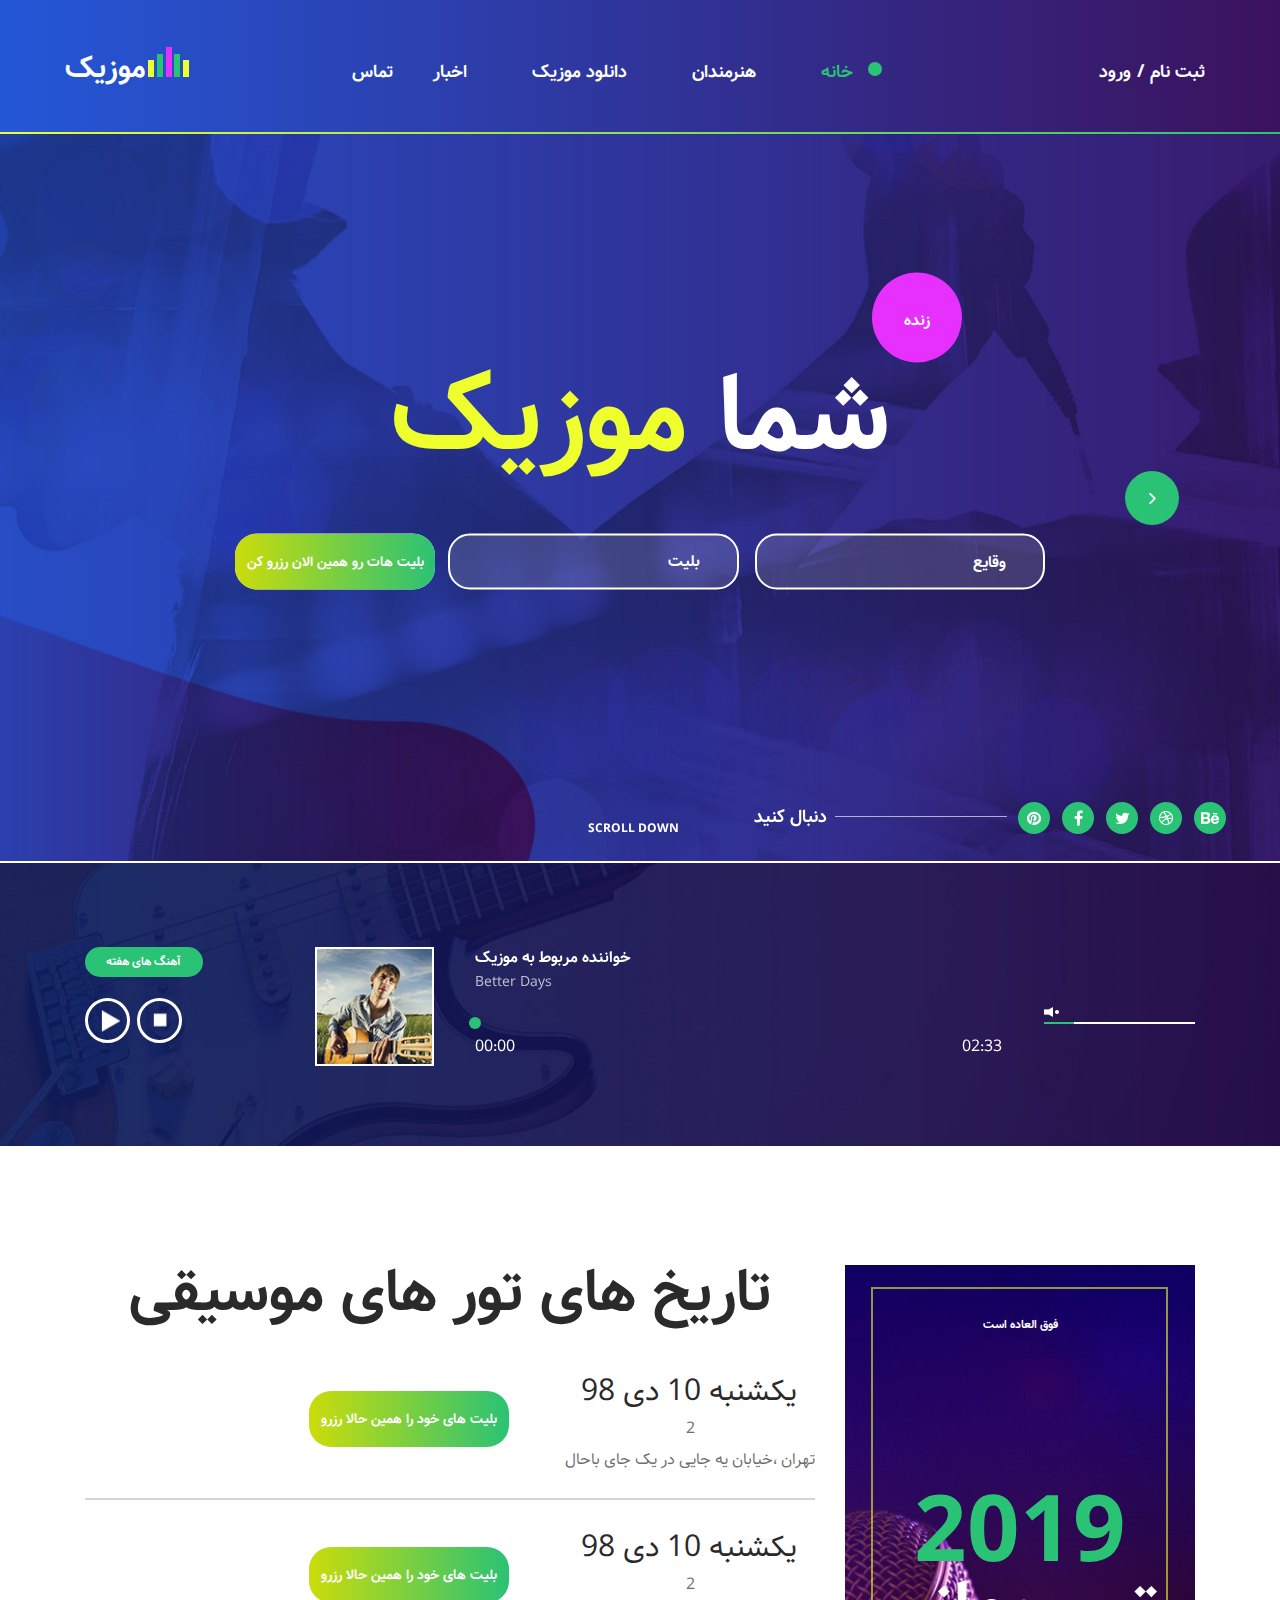
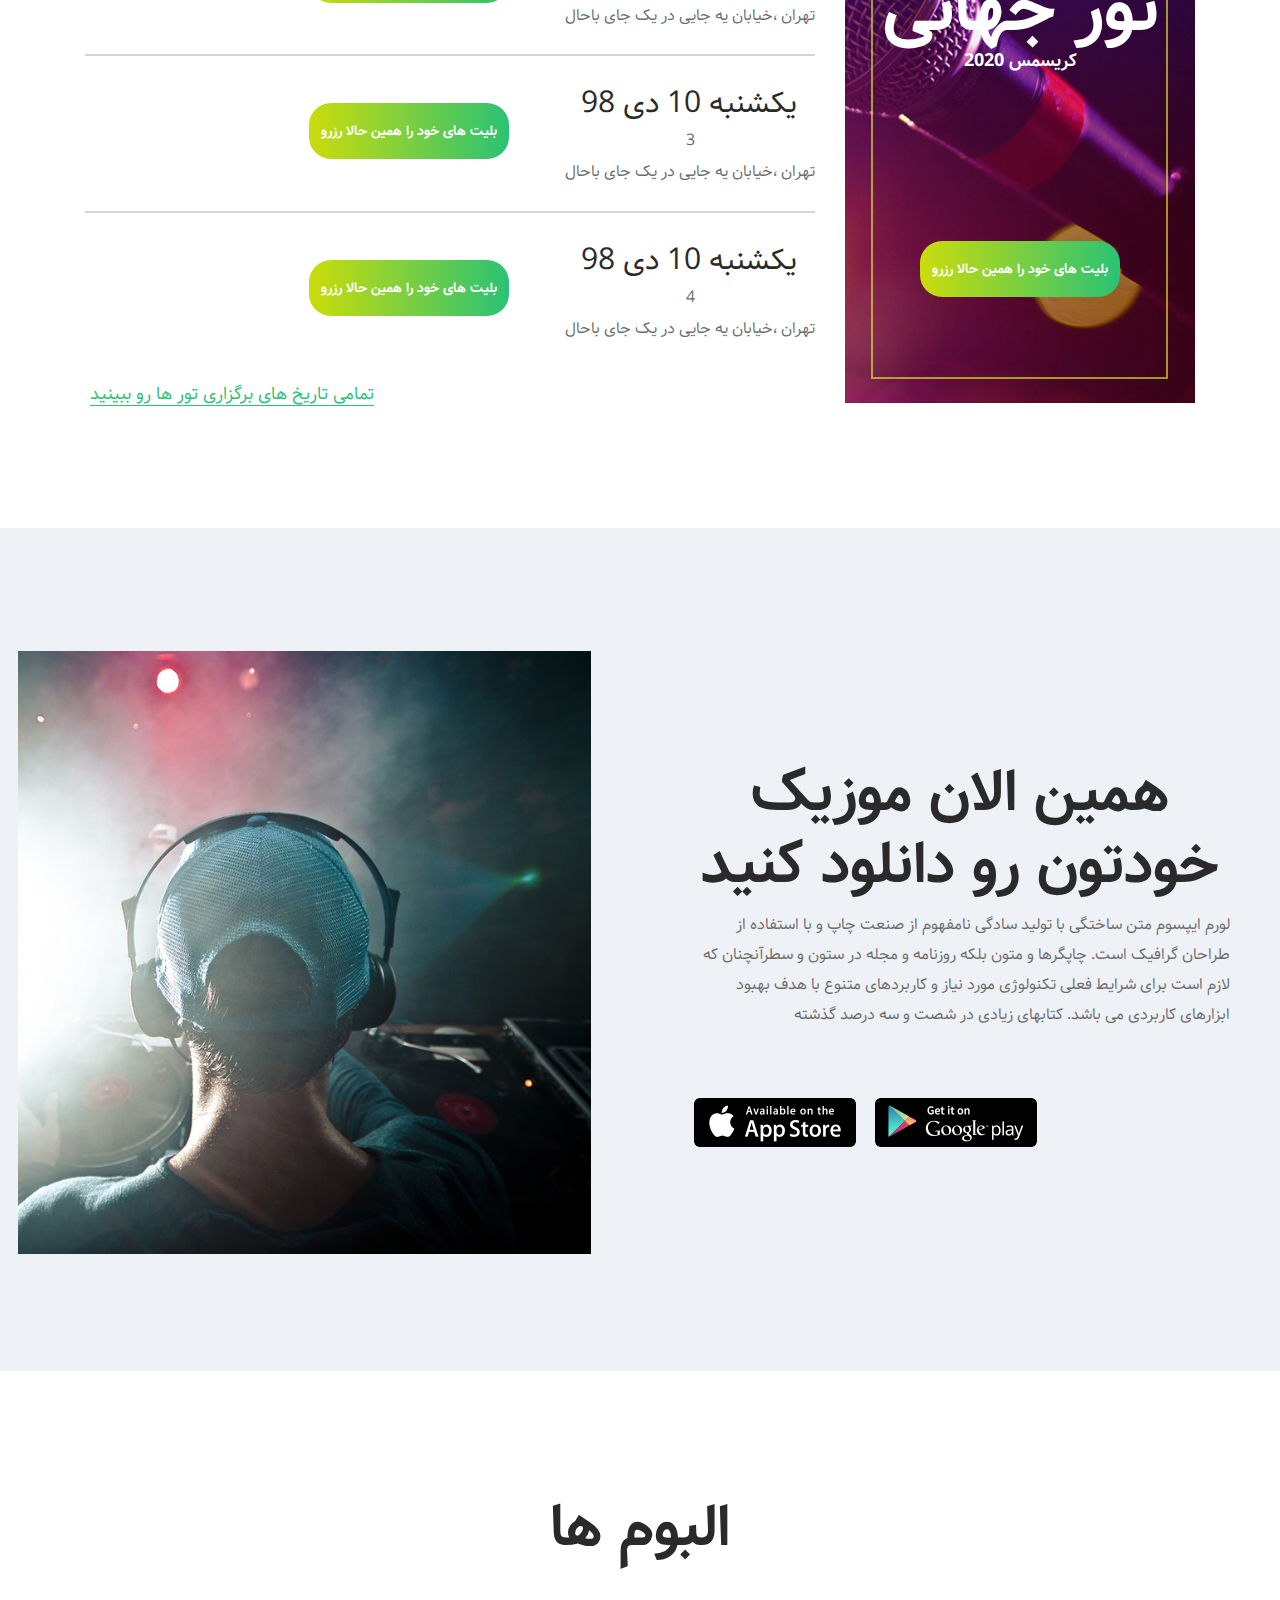
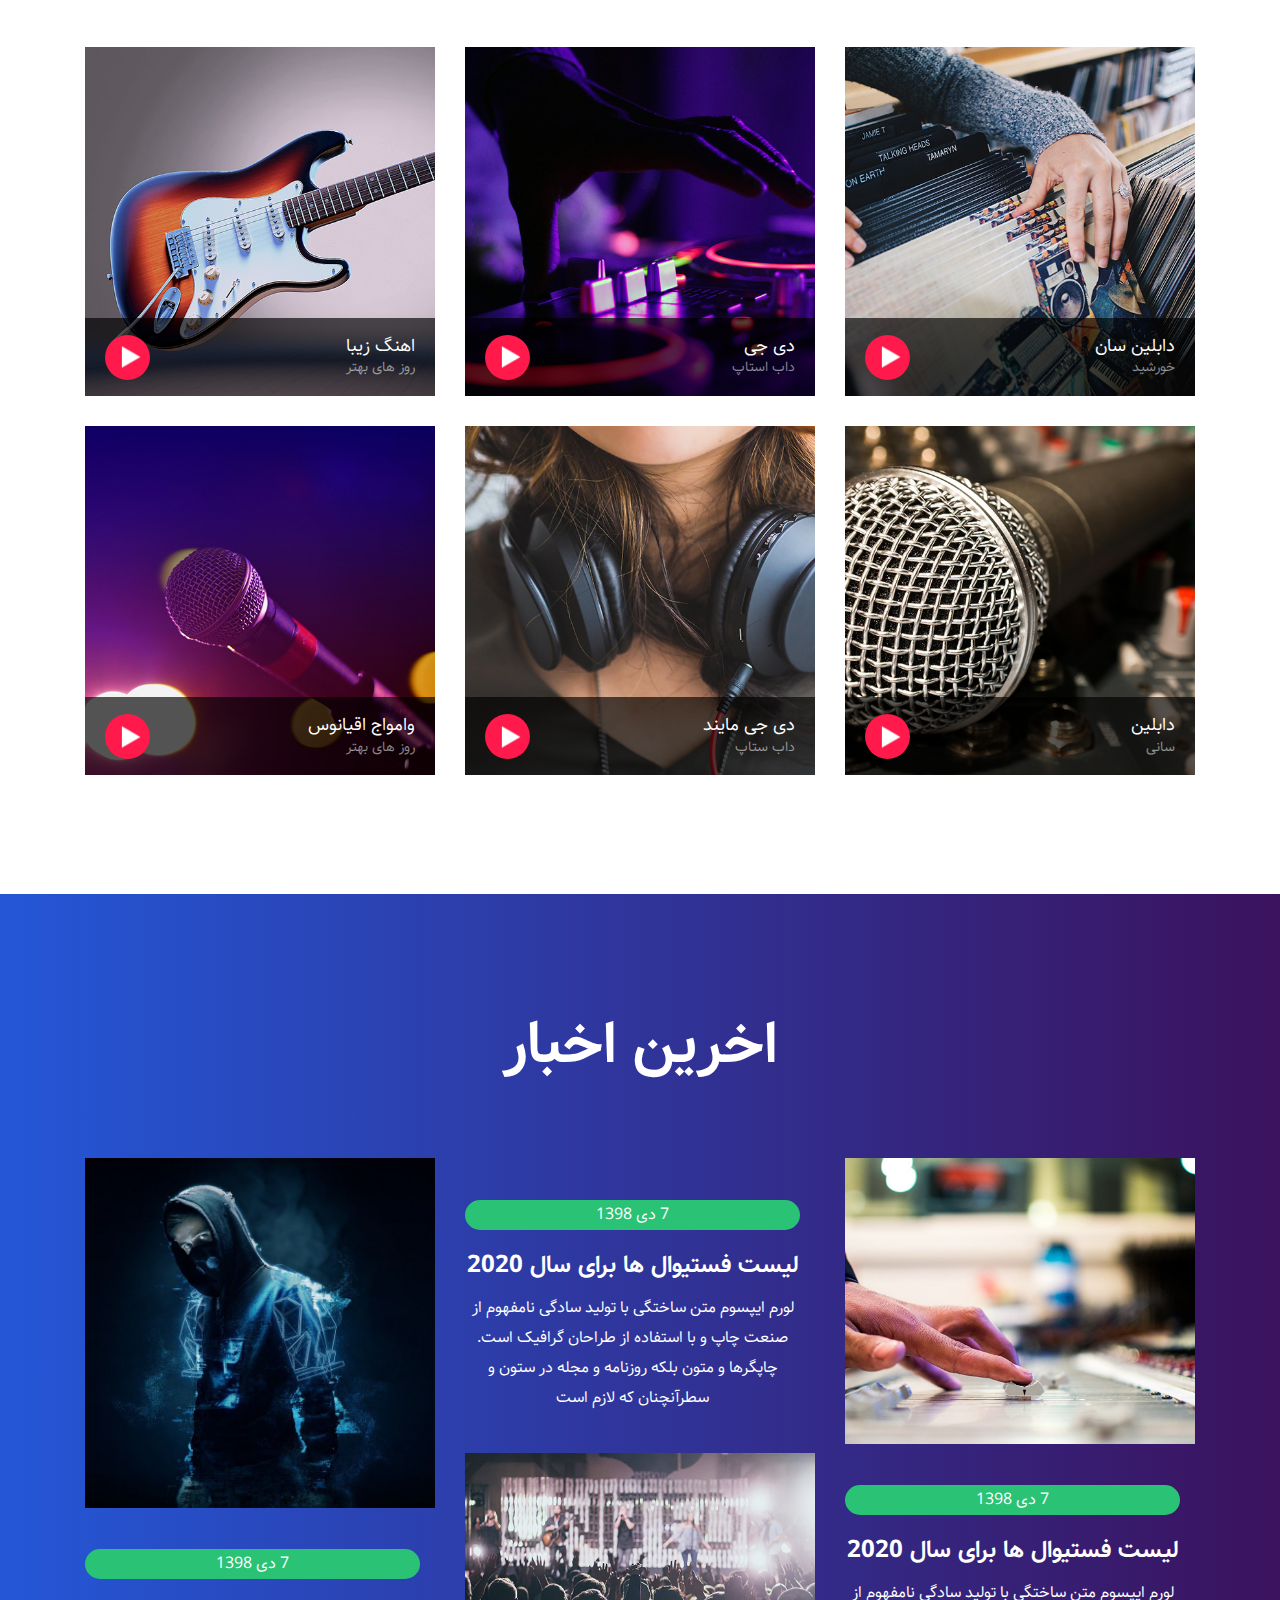
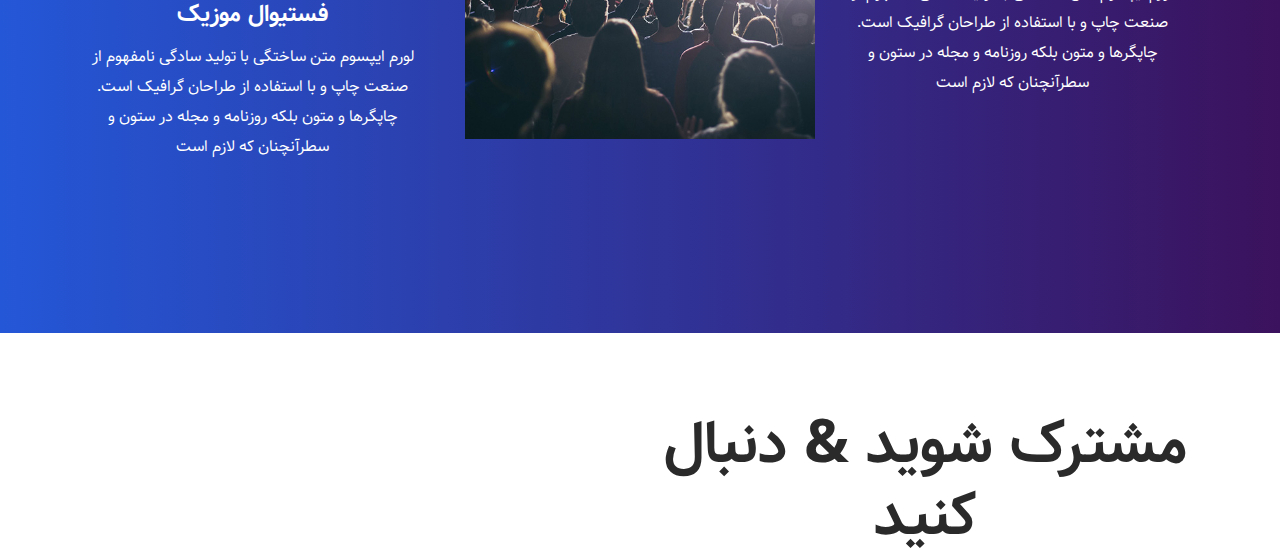
<file: docs/index.html>
<!DOCTYPE html>
<html lang="en">
<head>
<title>Music</title>
<meta charset="utf-8">
<meta http-equiv="X-UA-Compatible" content="IE=edge">
<meta name="description" content="Music template project">
<meta name="viewport" content="width=device-width, initial-scale=1">
<link rel="stylesheet" type="text/css" href="styles/bootstrap-4.1.2/bootstrap.min.css">
<link href="plugins/font-awesome-4.7.0/css/font-awesome.min.css" rel="stylesheet" type="text/css">
<link rel="stylesheet" type="text/css" href="plugins/OwlCarousel2-2.3.4/owl.carousel.css">
<link rel="stylesheet" type="text/css" href="plugins/OwlCarousel2-2.3.4/owl.theme.default.css">
<link rel="stylesheet" type="text/css" href="plugins/OwlCarousel2-2.3.4/animate.css">
<link rel="stylesheet" type="text/css" href="styles/main_styles.css">
<link rel="stylesheet" type="text/css" href="styles/responsive.css">
</head>
<body>

<div class="super_container">
	
	<!-- Header -->

	<header class="header">
		<div class="container">
			<div class="row">
				<div class="col">
					<div class="header_content d-flex flex-row align-items-center justify-content-center">

						<!-- Logo -->
						<div class="logo">
							<a href="#" class="d-flex flex-row align-items-end justify-content-start">
								<span class="logo_bars d-flex flex-row align-items-end justify-content-between"><span></span><span></span><span></span><span></span><span></span></span>
								<span class="logo_text">موزیک</span>
							</a>
						</div>

						<!-- Main Navigation -->
						<nav class="main_nav">
							<ul class="d-flex flex-row align-items-center justify-content-start">
								<li class="active"><a href="index.html">خانه</a></li>
								<li><a href="artists.html">هنرمندان</a></li>
								<li><a href="#">دانلود موزیک</a></li>
								<li><a href="blog.html" id="news">اخبار</a></li>
								<li><a href="contact.html" id="contacts">تماس</a></li>
							</ul>
						</nav>

						<!-- User area -->
						<div class="log_reg d-flex flex-row align-items-center justify-content-start">
							<ul class="d-flex flex-row align-items-start justify-content-start">
								<li><a href="../Source codes/Register View/Login_v1/index.html">ورود</a></li>
								<li><a href="../Source codes/Register View/RegFormMusic/index2.html">ثبت نام</a></li>
							</ul>

							<!-- Hamburger -->
							<div class="hamburger d-flex flex-column align-items-end justify-content-between"><div></div><div></div><div></div></div>
						</div>
					</div>
				</div>
			</div>
		</div>
	</header>

	<!-- Menu -->

	<div class="menu">
		<div class="menu_container">
			<div class="menu_background"></div>
			<div class="menu_close"><i class="fa fa-times" aria-hidden="true"></i></div>
			<div class="menu_content d-flex flex-column align-items-center justify-content-start">
				<nav class="menu_nav">
					<ul class="d-flex flex-column align-items-center justify-content-start">
						<li><a href="index.html">خانه</a></li>
						<li><a href="artists.html">هنرمندان</a></li>
						<li><a href="#">دانلود موزیک</a></li>
						<li><a id="news" href="blog.html">اخبار</a></li>
						<li><a href="contact.html">تماس</a></li>
					</ul>
				</nav>
			</div>
		</div>
	</div>

	<!-- Home -->

	<div class="home">
		
		<!-- Home Slider -->
		<div class="home_slider_container">
			<div class="owl-carousel owl-theme home_slider">
				
				<!-- Slide -->
				<div class="slide">
					<div class="background_image" style="background-image:url(images/index.jpg)"></div>
					<div class="home_container">
						<div class="container">
							<div class="row">
								<div class="col">
									<div class="home_content">
										<div class="home_title_container text-center">
											<div class="home_title islive text-center"><h1>شما <span>موزیک</span></h1></div>
										</div>
										<div class="tickets_form_container">
											<form action="#" class="tickets_form">
												<div class="d-flex flex-md-row flex-column align-items-start justify-content-md-between justify-content-start">
													<div class="tickets_form_inputs d-flex flex-row align-items-start justify-content-between">
														<div class="custom_dropdown tickets_form_input cdd">
															<div class="custom_dropdown_selected cdd">وقایع</div>
															<ul class="cdd">
																<li>رویداد اول</li>
																<li>رویداد دوم</li>
																<li>رویداد سوم</li>
															</ul>
														</div>
														<input type="text" class="tickets_form_input" placeholder="بلیت" required="required">
													</div>
													<button class="tickets_form_button button"><span>بلیت هات رو همین الان رزرو کن</span></button>
												</div>
											</form>
										</div>
									</div>
								</div>
							</div>
						</div>
					</div>
				</div>

				<!-- Slide -->
				<div class="slide">
					<div class="background_image" style="background-image:url(images/index.jpg)"></div>
					<div class="home_container">
						<div class="container">
							<div class="row">
								<div class="col">
									<div class="home_content">
										<div class="home_title_container text-center">
											<div class="home_title islive text-center"><h1>شما <span>موزیک</span></h1></div>
										</div>
										<div class="tickets_form_container">
											<form action="#" class="tickets_form">
												<div class="d-flex flex-md-row flex-column align-items-start justify-content-md-between justify-content-start">
													<div class="tickets_form_inputs d-flex flex-row align-items-start justify-content-between">
														<div class="custom_dropdown tickets_form_input cdd">
															<div class="custom_dropdown_selected cdd">وقایع</div>
															<ul class="cdd">
																<li>رویداد اول</li>
																<li>رویداد دوم</li>
																<li>رویداد سوم</li>
															</ul>
														</div>
														<input type="text" class="tickets_form_input" placeholder="بلیت" required="required">
													</div>
													<button class="tickets_form_button button"><span>بلیت های خود را همین حالا رزرو کنید</span></button>
												</div>
											</form>
										</div>
									</div>
								</div>
							</div>
						</div>
					</div>
				</div>

				<!-- Slide -->
				<div class="slide">
					<div class="background_image" style="background-image:url(images/index.jpg)"></div>
					<div class="home_container">
						<div class="container">
							<div class="row">
								<div class="col">
									<div class="home_content">
										<div class="home_title_container text-center">
											<div class="home_title islive text-center"><h1>شما <span>موزیک</span></h1></div>
										</div>
										<div class="tickets_form_container">
											<form action="#" class="tickets_form">
												<div class="d-flex flex-md-row flex-column align-items-start justify-content-md-between justify-content-start">
													<div class="tickets_form_inputs d-flex flex-row align-items-start justify-content-between">
														<div class="custom_dropdown tickets_form_input cdd">
															<div class="custom_dropdown_selected cdd">وقایع</div>
															<ul class="cdd">
																<li>رویداد اول</li>
																<li>رویداد دوم</li>
																<li>رویداد سوم</li>
															</ul>
														</div>
														<input type="text" class="tickets_form_input" placeholder="بلیت" required="required">
													</div>
													<button class="tickets_form_button button"><span>بلیت های خود را همین حالا رزرو کنید</span></button>
												</div>
											</form>
										</div>
									</div>
								</div>
							</div>
						</div>
					</div>
				</div>

			</div>

			<!-- Home Slider Navigation -->
			<div class="home_slider_nav"><i class="fa fa-angle-right" aria-hidden="true"></i></div>

			<!-- Home Social -->
			<div class="home_social">
				<div class="d-flex flex-row align-items-center justify-content-start">
					<div class="home_social_text">دنبال کنید</div>
					<div class="home_social_list">
						<ul class="d-flex flex-row align-items-center justify-content-start">
							<li><a href="#"><i class="fa fa-pinterest" aria-hidden="true"></i></a></li>
							<li><a href="#"><i class="fa fa-facebook" aria-hidden="true"></i></a></li>
							<li><a href="#"><i class="fa fa-twitter" aria-hidden="true"></i></a></li>
							<li><a href="#"><i class="fa fa-dribbble" aria-hidden="true"></i></a></li>
							<li><a href="#"><i class="fa fa-behance" aria-hidden="true"></i></a></li>
						</ul>
					</div>
				</div>
			</div>

			<!-- Scroll Down -->
			<div class="scroll_down scroll_down_link" data-scroll-to=".tours">
				<a href="#"></a>
				<div class="d-flex flex-row align-items-center justify-content-start">
					<div>scroll down</div>
					<div class="scroll_arrows d-flex flex-column align-items-start justify-content-start">
						<img src="images/arrow_down.png" alt="">
						<img src="images/arrow_down.png" alt="">
					</div>
				</div>
			</div>

		</div>
	</div>

	<!-- Song -->

	<div class="song">
		<div class="parallax_background parallax-window" data-parallax="scroll" data-image-src="images/song.jpg" data-speed="0.8"></div>
		<div class="container">
			<div class="row">
				<div class="col">
					<div class="song_content">

						<!-- Player -->
						<div class="single_player_container">
							<div class="single_player d-flex flex-row align-items-center justify-content-start">
								<div id="jplayer_1" class="jp-jplayer"></div>
								<div id="jp_container_1" class="jp-audio" role="application" aria-label="media player">
									<div class="jp-gui jp-interface d-flex flex-lg-row flex-column align-items-start justify-content-start">

										<!-- Player Controls -->
										<div class="player_controls_box d-flex flex-row align-items-start justify-content-start">
											<div class="order-lg-1 order-2">
												<div class="player_title">آهنگ های هفته</div>
												<div class="jp-controls-holder player_controls ml-auto d-flex flex-row align-items-start justify-content-start">
													<button class="jp-play player_button" tabindex="0"></button>
													<button class="jp-stop player_button" tabindex="0"></button>
												</div>
											</div>
											<div class="song_image ml-lg-auto order-lg-2 order-1"><img src="images/song_1.jpg" alt=""></div>
										</div>

										<!-- Progress Bar -->
										<div class="player_bars d-flex flex-row align-items-start justify-content-start">
											<div class="player_progress_box">
												<div class="jp-current-time" role="timer" aria-label="time">00:00</div>
												<div class="song_info">
													<div class="jp-artist" aria-label="title">خواننده مربوط به موزیک</div>
													<div class="jp-title" aria-label="title"></div>
												</div>
												<div class="jp-progress">
													<div class="jp-seek-bar">
														<div>
															<div class="jp-play-bar"><span></span></div>
														</div>
													</div>
												</div>
												<div class="jp-duration ml-auto" role="timer" aria-label="duration">02:33</div>
											</div>

											<!-- Volume Controls -->
											<div class="jp-volume-controls ml-lg-auto">
												<div class="mute_button">
													<button class="jp-mute" tabindex="0"></button>
												</div>
												<div class="d-flex flex-row align-items-center justify-content-start">
													<div class="jp-volume-bar">
														<div>
															<div class="jp-volume-bar-value"></div>
														</div>
													</div>
												</div>
											</div>
										</div>
										
									</div>
									<div class="jp-no-solution">
										<span>اپدیت مورد نیاز است</span>
										برای اجرای تمامی اهنگ ها در مرورگر خود شما باید ان رو به اخرین نسخه اپدیت کنید<a href="http://get.adobe.com/flashplayer/" target="_blank">از اینجا دانلود کنید</a>
									</div>
								</div>
							</div>
						</div>

					</div>
				</div>
			</div>
		</div>
	</div>

	<!-- Tours -->

	<div class="tours">
		<div class="container">
			<div class="row row-lg-eq-height" id="first">
				
				<!-- Add -->
				<div class="col-lg-4 order-lg-1 order-2 tours_col">
					<div class="extra d-flex flex-column align-items-center justify-content-between">
						<div class="background_image" style="background-image:url(images/extra_1.jpg)"></div>
						<div class="extra_frame"></div>
						<div class="extra_text">فوق العاده است</div>
						<div class="extra_title_container">
							<div class="extra_year">2019</div>
							<div class="extra_title">تور جهانی</div>
							<div class="extra_subtitle">کریسمس 2020</div>
						</div>
						<div class="button extra_button"><a href="#">بلیت های خود را همین حالا رزرو کنید</a></div>
					</div>
				</div>

				<!-- Tours Content -->
				<div class="col-lg-8 order-lg-2 order-1">
					<div class="tours_content">
						<div class="section_title"><h1>تاریخ های تور های موسیقی</h1></div>
						<div class="tours_list_container">
							<ul class="tours_list">

								<!-- Tour -->
								<li class="d-flex flex-row align-items-start justify-content-start">
									<div class="tour_info">
										<div class="tour_date">یکشنبه 10 دی 98</div>
										<div class="tour_name"><a href="#">2</a></div>
										<div class="tour_location">تهران ،خیابان یه جایی در یک جای باحال</div>
									</div>
									<div class="button tour_button ml-auto"><a href="#">بلیت های خود را همین حالا رزرو کنید</a></div>
								</li>

								<!-- Tour -->
								<li class="d-flex flex-row align-items-start justify-content-start">
									<div class="tour_info">
										<div class="tour_date">یکشنبه 10 دی 98</div>
										<div class="tour_name"><a href="#">2</a></div>
										<div class="tour_location">تهران ،خیابان یه جایی در یک جای باحال</div>
									</div>
									<div class="button tour_button ml-auto"><a href="#">بلیت های خود را همین حالا رزرو کنید</a></div>
								</li>

								<!-- Tour -->
								<li class="d-flex flex-row align-items-start justify-content-start">
									<div class="tour_info">
										<div class="tour_date">یکشنبه 10 دی 98</div>
										<div class="tour_name"><a href="#">3</a></div>
										<div class="tour_location">تهران ،خیابان یه جایی در یک جای باحال</div>
									</div>
									<div class="button tour_button ml-auto"><a href="#">بلیت های خود را همین حالا رزرو کنید</a></div>
								</li>

								<!-- Tour -->
								<li class="d-flex flex-row align-items-start justify-content-start">
									<div class="tour_info">
										<div class="tour_date">یکشنبه 10 دی 98</div>
										<div class="tour_name"><a href="#">4</a></div>
										<div class="tour_location">تهران ،خیابان یه جایی در یک جای باحال</div>
									</div>
									<div class="button tour_button ml-auto"><a href="#">بلیت های خود را همین حالا رزرو کنید</a></div>
								</li>

							</ul>
						</div>
						<div class="tours_link"><a href="#">تمامی تاریخ های برگزاری تور ها رو ببینید</a></div>
					</div>
				</div>

			</div>
		</div>
	</div>

	<!-- App -->

	<div class="app">
		<div class="container">
			<div class="row row-lg-eq-height">
				
				<!-- App Image -->
				<div class="col-lg-6 order-lg-1 order-2 app_col">
					<div class="app_image">
						<img src="images/app.jpg" id="firstimg" alt="">
					</div>
				</div>

				<!-- App Content -->
				<div class="col-lg-6 order-lg-2 order-1">
					<div class="app_content d-flex flex-column align-items-start justify-content-center">
						<div class="section_title"><h1>همین الان موزیک خودتون رو دانلود کنید</h1></div>
						<div class="app_text">
							<p>لورم ایپسوم متن ساختگی با تولید سادگی نامفهوم از صنعت چاپ و با استفاده از طراحان گرافیک است. چاپگرها و متون بلکه روزنامه و مجله در ستون و سطرآنچنان که لازم است  برای شرایط فعلی تکنولوژی مورد نیاز و کاربردهای متنوع با هدف بهبود ابزارهای کاربردی می باشد. کتابهای زیادی در شصت و سه درصد گذشته</p>
						</div>
						<div class="stores d-flex flex-row align-items-start justify-content-start flex-wrap">
							<div class="store"><a href="#"><img src="images/appstore.png" alt=""></a></div>
							<div class="store"><a href="#"><img src="images/googleplay.png" alt=""></a></div>
						</div>
					</div>
				</div>

			</div>
		</div>
	</div>

	<!-- Featured -->

	<div class="featured">
		<div class="container">
			<div class="row">
				<div class="col">
					<div class="section_title text-center"><h1>البوم ها</h1></div>
					<div class="featured_list">
						<div id="jplayer_2" class="jp-jplayer"></div>
						<div id="jp_container_2" class="jp-audio" role="application" aria-label="media player">
							<div class="jp-type-playlist">
								<div class="jp-playlist">
									<ul class="d-flex flex-row align-items-start justify-content-start flex-wrap">
										<li></li>
									</ul>
								</div>
								<div class="jp-no-solution">
									<span>اپدیت مورد نیاز است</span>
									برای اجرای تمامی اهنگ ها در مرورگر خود شما باید ان رو به اخرین نسخه اپدیت کنید<a href="http://get.adobe.com/flashplayer/" target="_blank">از اینجا دانلود کنید</a>
								</div>
							</div>
						</div>
					</div>
				</div>
			</div>
		</div>
	</div>

	<!-- News -->

	<div class="news">
		<div class="container">
			<div class="row">
				<div class="col">
					<div class="section_title"><h1>اخرین اخبار</h1></div>
				</div>
			</div>
			<div class="row news_row">
				
				<!-- News Post -->
				<div class="col-xl-4 col-md-6">
					<div class="news_post image_top">
						<div class="news_post_image"><img src="images/alan-walker-20191219-compressor-min.jpg" alt=""></div>
						<div class="news_post_content">
							<div class="news_post_date"><a href="#">7 دی 1398 </a></div>
							<div class="news_post_title"><a href="#">فستیوال موزیک</a></div>
							<div class="news_post_text">
								<p>لورم ایپسوم متن ساختگی با تولید سادگی نامفهوم از صنعت چاپ و با استفاده از طراحان گرافیک است. چاپگرها و متون بلکه روزنامه و مجله در ستون و سطرآنچنان که لازم است </p>
							</div>
						</div>
					</div>
				</div>

				<!-- News Post -->
				<div class="col-xl-4 col-md-6">
					<div class="news_post image_bottom d-flex flex-column align-items-start justify-content-start">
						<div class="news_post_content order-md-1 order-2">
							<div class="news_post_date"><a href="#">7 دی 1398 </a></div>
							<div class="news_post_title"><a href="#">لیست فستیوال ها برای سال 2020</a></div>
							<div class="news_post_text">
								<p>لورم ایپسوم متن ساختگی با تولید سادگی نامفهوم از صنعت چاپ و با استفاده از طراحان گرافیک است. چاپگرها و متون بلکه روزنامه و مجله در ستون و سطرآنچنان که لازم است </p>
							</div>
						</div>
						<div class="news_post_image order-md-2 order-1"><img src="images/news_2.jpg" alt=""></div>
					</div>
				</div>

				<!-- News Post -->
				<div class="col-xl-4 col-md-6">
					<div class="news_post image_top">
						<div class="news_post_image"><img src="images/news_3.jpg" alt=""></div>
						<div class="news_post_content">
							<div class="news_post_date"><a href="#">7 دی 1398 </a></div>
							<div class="news_post_title"><a href="#">لیست فستیوال ها برای سال 2020</a></div>
							<div class="news_post_text">
								<p>لورم ایپسوم متن ساختگی با تولید سادگی نامفهوم از صنعت چاپ و با استفاده از طراحان گرافیک است. چاپگرها و متون بلکه روزنامه و مجله در ستون و سطرآنچنان که لازم است </p>
							</div>
						</div>
					</div>
				</div>

			</div>
		</div>
	</div>

	<!-- Newsletter -->

	<div class="newsletter">
		<div class="container">
			<div class="row">

				<!-- Newsletter Content -->
				<div class="col-xl-6">
					<div class="newsletter_content">
						<div class="section_title"><h1>مشترک شوید & دنبال کنید</h1></div>
						<div class="newsletter_text">
							<p>لورم ایپسوم متن ساختگی با تولید سادگی نامفهوم از صنعت چاپ و با استفاده از طراحان گرافیک است. چاپگرها و متون بلکه روزنامه و مجله در ستون و سطرآنچنان که لازم است .</p>
						</div>
					</div>
				</div>

				<!-- Newsletter Form -->
				<div class="col-xl-6 nl_col">
					<div class="newsletter_form_container d-flex flex-column align-items-start justify-content-end">
						<form action="#" class="newsletter_form" id="newsletter_form">
							<div class="d-flex flex-row align-items-start justify-content-between">
								<input type="email" class="newsletter_input" placeholder="ایمیل شما" required="required">
								<button class="button newsletter_button"><span>مشترک شوید</span></button>
							</div>
						</form>
					</div>
				</div>

			</div>
		</div>
	</div>

	<!-- Footer -->

	<footer class="footer">
		<div class="background_image" style="background-image:url(images/footer.jpg)"></div>
		<div class="footer_content">
			<div class="container">
				<div class="row">
					<div class="col text-center">

						<!-- Logo -->
						<div class="logo">
							<a href="#" class="d-flex flex-row align-items-end justify-content-start">
								<span class="logo_bars d-flex flex-row align-items-end justify-content-between"><span></span><span></span><span></span><span></span><span></span></span>
								<span class="logo_text">موزیک</span>
							</a>
						</div>

						<!-- Footer Social -->
						<div class="footer_social">
							<ul class="d-flex flex-row align-items-center justify-content-center">
								<li><a href="#"><i class="fa fa-pinterest" aria-hidden="true"></i></a></li>
								<li><a href="#"><i class="fa fa-facebook" aria-hidden="true"></i></a></li>
								<li><a href="#"><i class="fa fa-twitter" aria-hidden="true"></i></a></li>
								<li><a href="#"><i class="fa fa-dribbble" aria-hidden="true"></i></a></li>
								<li><a href="#"><i class="fa fa-behance" aria-hidden="true"></i></a></li>
							</ul>
						</div>

					</div>
				</div>
			</div>
		</div>
		<div class="footer_bar">
			<div class="container">
				<div class="row">
					<div class="col">
						<div class="copyright text-center"><!-- Link back to Colorlib can't be removed. Template is licensed under CC BY 3.0. -->
Copyright &copy;<script>document.write(new Date().getFullYear());</script> تمامی متعلقات این سایت متعلق به صاحب ان میباشد
<!-- Link back to Colorlib can't be removed. Template is licensed under CC BY 3.0. --></div>
					</div>
				</div>
			</div>
		</div>
			
	</footer>
</div>

<script src="js/jquery-3.3.1.min.js"></script>
<script src="styles/bootstrap-4.1.2/popper.js"></script>
<script src="styles/bootstrap-4.1.2/bootstrap.min.js"></script>
<script src="plugins/greensock/TweenMax.min.js"></script>
<script src="plugins/greensock/TimelineMax.min.js"></script>
<script src="plugins/scrollmagic/ScrollMagic.min.js"></script>
<script src="plugins/greensock/animation.gsap.min.js"></script>
<script src="plugins/greensock/ScrollToPlugin.min.js"></script>
<script src="plugins/OwlCarousel2-2.3.4/owl.carousel.js"></script>
<script src="plugins/jPlayer/jquery.jplayer.min.js"></script>
<script src="plugins/jPlayer/jplayer.playlist.min.js"></script>
<script src="plugins/easing/easing.js"></script>
<script src="plugins/progressbar/progressbar.min.js"></script>
<script src="plugins/parallax-js-master/parallax.min.js"></script>
<script src="plugins/scrollTo/jquery.scrollTo.min.js"></script>
<script src="js/custom.js"></script>
</body>
</html>
</file>
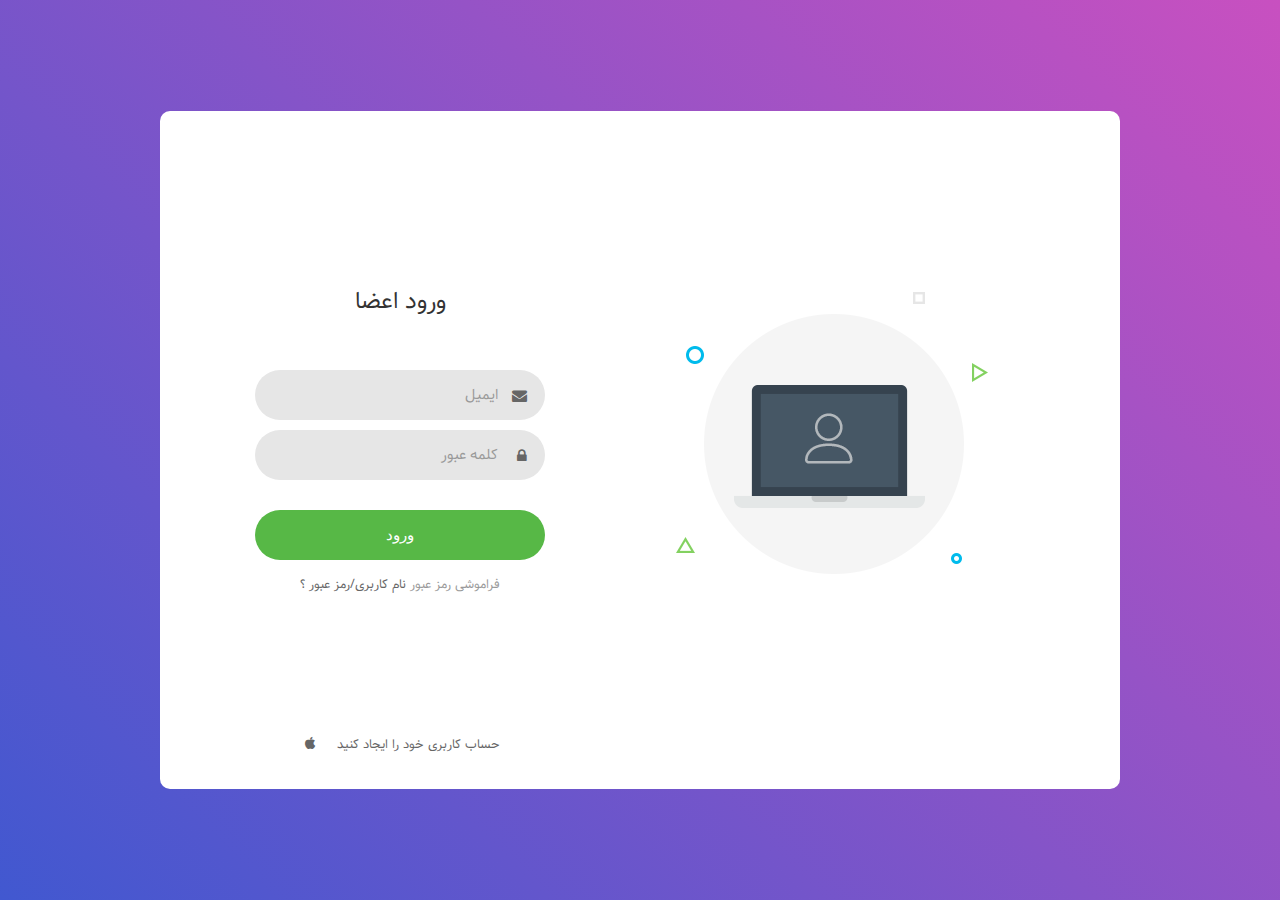
<file: docs/Login_v1/index.html>
<!DOCTYPE html>
<html lang="en">
<head>
	<title>ورود به سایت</title>
	<meta charset="UTF-8">
	<meta name="viewport" content="width=device-width, initial-scale=1">
<!--===============================================================================================-->	
	<link rel="icon" type="image/png" href="images/icons/favicon.ico"/>
<!--===============================================================================================-->
	<link rel="stylesheet" type="text/css" href="vendor/bootstrap/css/bootstrap.min.css">
<!--===============================================================================================-->
	<link rel="stylesheet" type="text/css" href="fonts/font-awesome-4.7.0/css/font-awesome.min.css">
<!--===============================================================================================-->
	<link rel="stylesheet" type="text/css" href="vendor/animate/animate.css">
<!--===============================================================================================-->	
	<link rel="stylesheet" type="text/css" href="vendor/css-hamburgers/hamburgers.min.css">
<!--===============================================================================================-->
	<link rel="stylesheet" type="text/css" href="vendor/select2/select2.min.css">
<!--===============================================================================================-->
	<link rel="stylesheet" type="text/css" href="css/util.css">
	<link rel="stylesheet" type="text/css" href="css/main.css">
<!--===============================================================================================-->
</head>
<body>
	
	<div class="limiter">
		<div class="container-login100">
			<div class="wrap-login100">
				<div class="login100-pic js-tilt" data-tilt>
					<img src="images/img-01.png" alt="IMG">
				</div>

				<form class="login100-form validate-form">
					<span class="login100-form-title">
						ورود اعضا
					</span>

					<div class="wrap-input100 validate-input" data-validate = "Valid email is required: ex@abc.xyz">
						<input class="input100" type="text" name="email" placeholder="ایمیل">
						<span class="focus-input100"></span>
						<span class="symbol-input100">
							<i class="fa fa-envelope" aria-hidden="true"></i>
						</span>
					</div>

					<div class="wrap-input100 validate-input" data-validate = "Password is required">
						<input class="input100" type="password" name="pass" placeholder="کلمه عبور">
						<span class="focus-input100"></span>
						<span class="symbol-input100">
							<i class="fa fa-lock" aria-hidden="true"></i>
						</span>
					</div>
					
					<div class="container-login100-form-btn">
						<button class="login100-form-btn">
							ورود
						</button>
					</div>

					<div class="text-center p-t-12">
						<span class="txt1">
							فراموشی رمز عبور
						</span>
						<a class="txt2" href="#">
							نام کاربری/رمز عبور ؟
						</a>
					</div>

					<div class="text-center p-t-136">
						<a class="txt2" href="../RegFormMusic/index2.html">
							حساب کاربری خود را ایجاد کنید
							<i class="fa fa-long-arrow-right m-l-5" aria-hidden="true"></i>
						</a>
					</div>
				</form>
			</div>
		</div>
	</div>
	
	

	
<!--===============================================================================================-->	
	<script src="vendor/jquery/jquery-3.2.1.min.js"></script>
<!--===============================================================================================-->
	<script src="vendor/bootstrap/js/popper.js"></script>
	<script src="vendor/bootstrap/js/bootstrap.min.js"></script>
<!--===============================================================================================-->
	<script src="vendor/select2/select2.min.js"></script>
<!--===============================================================================================-->
	<script src="vendor/tilt/tilt.jquery.min.js"></script>
	<script >
		$('.js-tilt').tilt({
			scale: 1.1
		})
	</script>
<!--===============================================================================================-->
	<script src="js/main.js"></script>

</body>
</html>
</file>
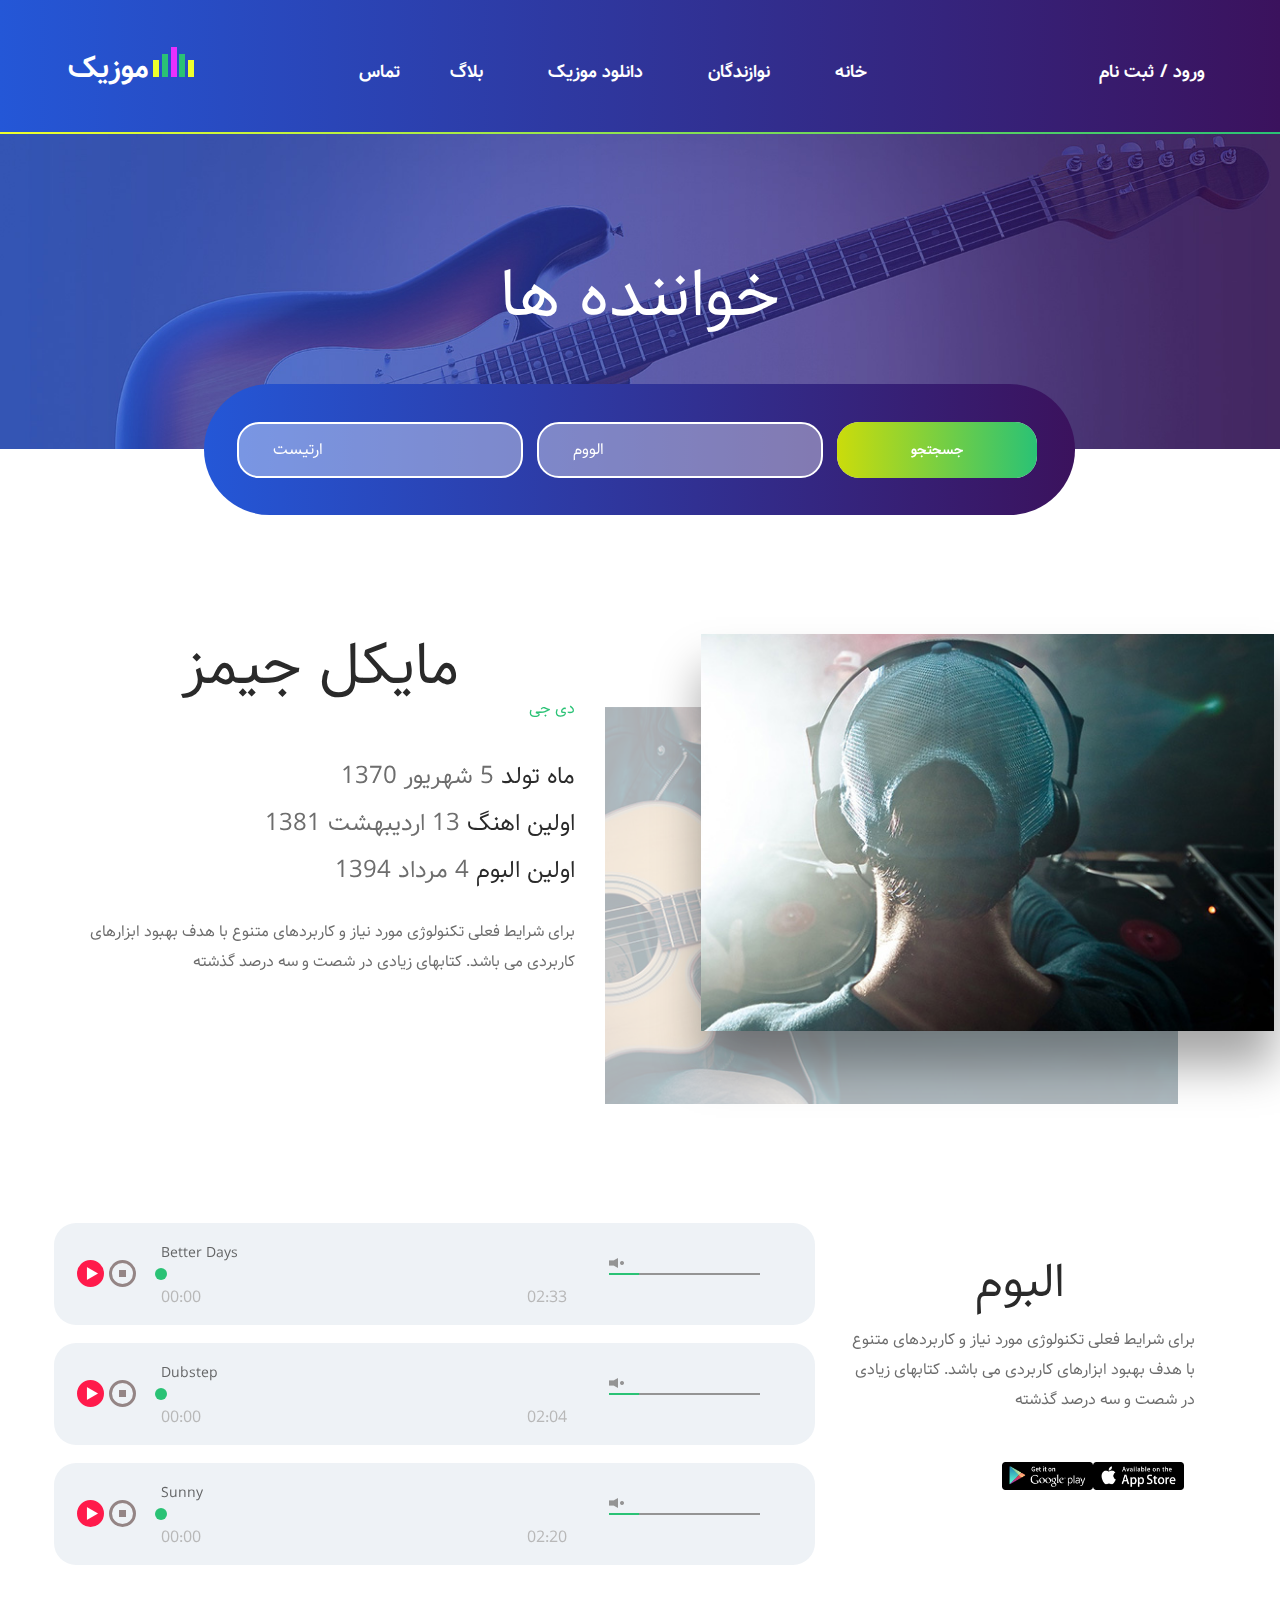
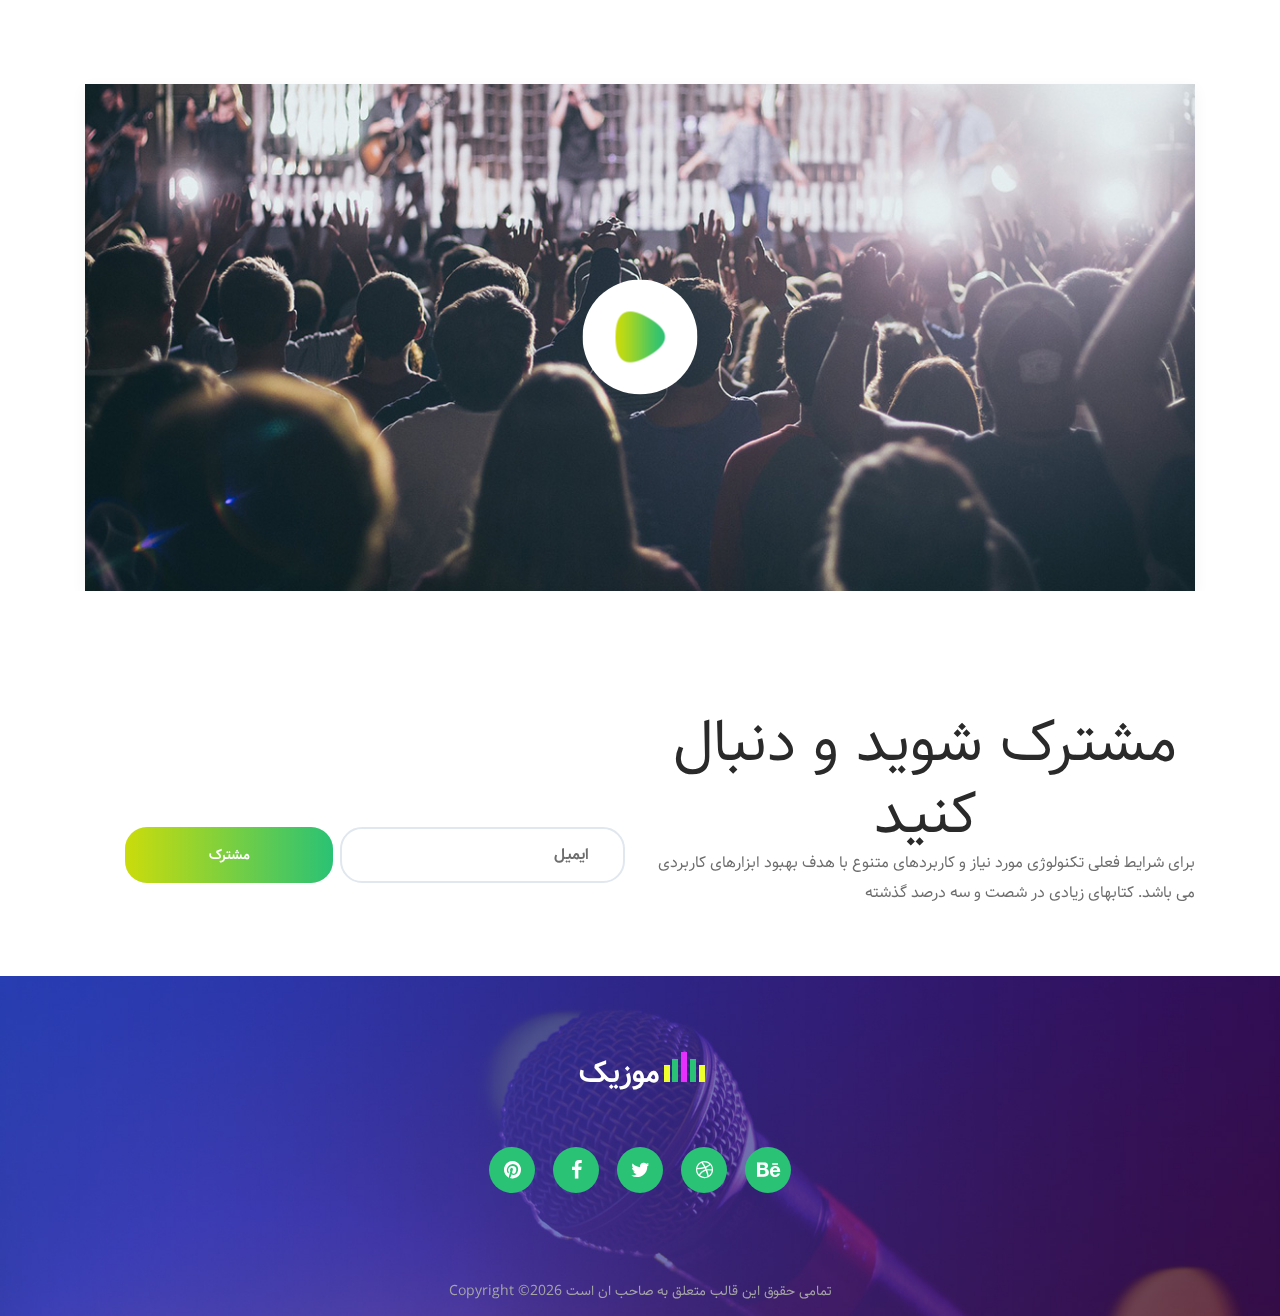
<file: docs/artist.html>
<!DOCTYPE html>
<html lang="en">
<head>
<title>تک نواز ها</title>
<meta charset="utf-8">
<meta http-equiv="X-UA-Compatible" content="IE=edge">
<meta name="description" content="Music template project">
<meta name="viewport" content="width=device-width, initial-scale=1">
<link rel="stylesheet" type="text/css" href="styles/bootstrap-4.1.2/bootstrap.min.css">
<link href="plugins/font-awesome-4.7.0/css/font-awesome.min.css" rel="stylesheet" type="text/css">
<link href="plugins/video-js/video-js.css" rel="stylesheet" type="text/css">
<link rel="stylesheet" type="text/css" href="styles/artist.css">
<link rel="stylesheet" type="text/css" href="styles/artist_responsive.css">
</head>
<body>

<div class="super_container">
	
	<!-- Header -->

	<header class="header">
		<div class="container">
			<div class="row">
				<div class="col">
					<div class="header_content d-flex flex-row align-items-center justify-content-center">

						<!-- Logo -->
						<div class="logo">
							<a href="#" class="d-flex flex-row align-items-end justify-content-start">
								<span class="logo_bars d-flex flex-row align-items-end justify-content-between"><span></span><span></span><span></span><span></span><span></span></span>
								<span class="logo_text">موزیک</span>
							</a>
						</div>

						<!-- Main Navigation -->
						<nav class="main_nav">
							<ul class="d-flex flex-row align-items-center justify-content-start">
								<li><a href="index.html">خانه</a></li>
								<li><a href="artists.html">نوازندگان</a></li>
								<li><a href="#">دانلود موزیک</a></li>
								<li><a href="blog.html">بلاگ</a></li>
								<li><a id="news" href="contact.html">تماس</a></li>
							</ul>
						</nav>

						<!-- User area -->
						<div class="log_reg d-flex flex-row align-items-center justify-content-start">
							<ul class="d-flex flex-row align-items-start justify-content-start">
								<li><a href="../Source codes/Register View/RegFormMusic/index2.html">ثبت نام</a></li>
								<li><a href="../Source codes/Register View/Login_v1/index.html">ورود</a></li>
							</ul>

							<!-- Hamburger -->
							<div class="hamburger d-flex flex-column align-items-end justify-content-between"><div></div><div></div><div></div></div>
						</div>
					</div>
				</div>
			</div>
		</div>
	</header>

	<!-- Menu -->

	<div class="menu">
		<div class="menu_container">
			<div class="menu_background"></div>
			<div class="menu_close"><i class="fa fa-times" aria-hidden="true"></i></div>
			<div class="menu_content d-flex flex-column align-items-center justify-content-start">
				<nav class="menu_nav">
					<ul class="d-flex flex-column align-items-center justify-content-start">
						<li><a href="index.html">خانه</a></li>
						<li><a href="artists.html">نوازندگان</a></li>
						<li><a href="#">دانلود موزیک</a></li>
						<li><a href="blog.html">دانلود موزیک</a></li>
						<li><a href="contact.html">تماس</a></li>
					</ul>
				</nav>
			</div>
		</div>
	</div>

	<!-- Home -->

	<div class="home">
		<div class="parallax_background parallax-window" data-parallax="scroll" data-image-src="images/artists.jpg" data-speed="0.8"></div>
		<div class="home_container">
			<div class="container">
				<div class="row">
					<div class="col">
						<div class="home_content text-center">
							<div class="home_title">خواننده ها</div>
						</div>
					</div>
				</div>
			</div>
		</div>
	</div>

	<!-- Search -->

	<div class="search">
		<div class="container">
			<div class="row">
				<div class="col">
					<div class="search_form_container">
						<form action="#" class="search_form" id="search_form">
							<div class="d-flex flex-md-row flex-column align-items-center justify-content-between">
								<input type="text" class="search_input" placeholder="ارتیست" required="required">
								<input type="text" class="search_input" placeholder="الووم" required="required">
								<button class="button search_button"><span>جسجتجو</span></button>
							</div>
						</form>
					</div>
				</div>
			</div>
		</div>
	</div>

	<!-- Artist -->

	<div class="artist">
		<div class="container">
			<div class="row">
				
				<!-- Artist Image -->
				<div class="col-lg-6 artist_col order-lg-1 order-2">
					<div class="artist_image text-right">
						<img src="images/artist_front.jpg" alt="">
						<img src="images/artist_back.jpg" alt="">
					</div>
				</div>

				<!-- Artist Info -->
				<div class="col-lg-6 order-lg-2 order-1">
					<div class="artist_info">
						<div class="artist_name"><h1>مایکل جیمز</h1></div>
						<div class="artist_title">دی جی</div>
						<div class="artist_info_list">
							<ul>
								<li>ماه تولد <span>5 شهریور 1370</span></li>
								<li>اولین اهنگ <span>13 اردیبهشت 1381</span></li>
								<li>اولین البوم <span>4 مرداد 1394</span></li>
							</ul>
						</div>
						<div class="artist_info_text">
							<p>برای شرایط فعلی تکنولوژی مورد نیاز و کاربردهای متنوع با هدف بهبود ابزارهای کاربردی می باشد. کتابهای زیادی در شصت و سه درصد گذشته</p>
						</div>
					</div>
				</div>

			</div>
		</div>
	</div>

	<!-- Songs -->

	<div class="songs">
		<div class="container">
			<div class="row">
				
				<!-- Songs Content -->
				<div class="col-lg-4">
					<div class="songs_content">
						<div class="songs_title"><h1>البوم</h1></div>
						<div class="songs_text">
							<p>برای شرایط فعلی تکنولوژی مورد نیاز و کاربردهای متنوع با هدف بهبود ابزارهای کاربردی می باشد. کتابهای زیادی در شصت و سه درصد گذشته</p>
						</div>
						<div class="artist_store d-flex flex-row align-items-start justify-content-start flex-wrap">
							<div class="store"><a href="#"><img src="images/appstore.png" alt=""></a></div>
							<div class="store"><a href="#"><img src="images/googleplay.png" alt=""></a></div>
						</div>
					</div>
				</div>

				<!-- Songs -->
				<div class="col-lg-8">
					<div class="songs_container">

						<!-- Song -->
						<div class="song">

							<!-- Player -->
							<div class="single_player_container">
								<div class="single_player">
									<div class="jp-jplayer jplayer" data-title="Better Days" data-artist="Bensound" data-ancestor=".jp_container_1" data-url="files/bensound-betterdays.mp3"></div>
									<div class="jp-audio jp_container_1" role="application" aria-label="media player">
										<div class="jp-gui jp-interface single_player_inner d-flex flex-row align-items-center justify-content-start">

											<!-- Player Controls -->
											<div class="player_controls_box">
												<div class="jp-controls-holder player_controls d-flex flex-row align-items-start justify-content-start">
													<button class="jp-play player_button" tabindex="0"></button>
													<button class="jp-stop player_button" tabindex="0"></button>
												</div>
											</div>

											<!-- Progress Bar -->
											<div class="player_bars d-flex flex-row align-items-start justify-content-start">
												<div class="player_progress_box">
													<div class="jp-current-time" role="timer" aria-label="time">00:00</div>
													<div class="song_info">
														<div class="jp-title" aria-label="title"></div>
													</div>
													<div class="jp-progress">
														<div class="jp-seek-bar">
															<div>
																<div class="jp-play-bar"><span></span></div>
															</div>
														</div>
													</div>
													<div class="jp-duration ml-auto" role="timer" aria-label="duration">00:00</div>
												</div>

												<!-- Volume Controls -->
												<div class="jp-volume-controls ml-auto">
													<div class="mute_button">
														<button class="jp-mute" tabindex="0"></button>
													</div>
													<div class="d-flex flex-row align-items-center justify-content-start">
														<div class="jp-volume-bar">
															<div>
																<div class="jp-volume-bar-value"></div>
															</div>
														</div>
													</div>
												</div>
											</div>
											
										</div>
										<div class="jp-no-solution">
											<span>اپدیت مورد نیاز است</span>
											برای اجرا = اپدیت به اخرین ورژن را رعایت کنید <a href="http://get.adobe.com/flashplayer/" target="_blank">Flash plugin</a>
										</div>
									</div>
								</div>
							</div>
						</div>

						<!-- Song -->
						<div class="song">
							
							<!-- Player -->
							<div class="single_player_container">
								<div class="single_player">
									<div class="jp-jplayer jplayer" data-title="Dubstep" data-artist="Bensound" data-ancestor=".jp_container_2" data-url="files/bensound-dubstep.mp3"></div>
									<div class="jp-audio jp_container_2" role="application" aria-label="media player">
										<div class="jp-gui jp-interface single_player_inner d-flex flex-row align-items-center justify-content-start">

											<!-- Player Controls -->
											<div class="player_controls_box">
												<div class="jp-controls-holder player_controls d-flex flex-row align-items-start justify-content-start">
													<button class="jp-play player_button" tabindex="0"></button>
													<button class="jp-stop player_button" tabindex="0"></button>
												</div>
											</div>

											<!-- Progress Bar -->
											<div class="player_bars d-flex flex-row align-items-start justify-content-start">
												<div class="player_progress_box">
													<div class="jp-current-time" role="timer" aria-label="time">00:00</div>
													<div class="song_info">
														<div class="jp-title" aria-label="title"></div>
													</div>
													<div class="jp-progress">
														<div class="jp-seek-bar">
															<div>
																<div class="jp-play-bar"><span></span></div>
															</div>
														</div>
													</div>
													<div class="jp-duration ml-auto" role="timer" aria-label="duration">00:00</div>
												</div>

												<!-- Volume Controls -->
												<div class="jp-volume-controls ml-auto">
													<div class="mute_button">
														<button class="jp-mute" tabindex="0"></button>
													</div>
													<div class="d-flex flex-row align-items-center justify-content-start">
														<div class="jp-volume-bar">
															<div>
																<div class="jp-volume-bar-value"></div>
															</div>
														</div>
													</div>
												</div>
											</div>
											
										</div>
										<div class="jp-no-solution">
											<span>اپدیت مورد نیاز است</span>
											برای اجرا = اپدیت به اخرین ورژن را رعایت کنید <a href="http://get.adobe.com/flashplayer/" target="_blank">Flash plugin</a>
										</div>
									</div>
								</div>
							</div>
						</div>

						<!-- Song -->
						<div class="song">

							<!-- Player -->
							<div class="single_player_container">
								<div class="single_player">
									<div class="jp-jplayer jplayer" data-title="Sunny" data-artist="Bensound" data-ancestor=".jp_container_3" data-url="files/bensound-sunny.mp3"></div>
									<div class="jp-audio jp_container_3" role="application" aria-label="media player">
										<div class="jp-gui jp-interface single_player_inner d-flex flex-row align-items-center justify-content-start">

											<!-- Player Controls -->
											<div class="player_controls_box">
												<div class="jp-controls-holder player_controls d-flex flex-row align-items-start justify-content-start">
													<button class="jp-play player_button" tabindex="0"></button>
													<button class="jp-stop player_button" tabindex="0"></button>
												</div>
											</div>

											<!-- Progress Bar -->
											<div class="player_bars d-flex flex-row align-items-start justify-content-start">
												<div class="player_progress_box">
													<div class="jp-current-time" role="timer" aria-label="time">00:00</div>
													<div class="song_info">
														<div class="jp-title" aria-label="title"></div>
													</div>
													<div class="jp-progress">
														<div class="jp-seek-bar">
															<div>
																<div class="jp-play-bar"><span></span></div>
															</div>
														</div>
													</div>
													<div class="jp-duration ml-auto" role="timer" aria-label="duration">00:00</div>
												</div>

												<!-- Volume Controls -->
												<div class="jp-volume-controls ml-auto">
													<div class="mute_button">
														<button class="jp-mute" tabindex="0"></button>
													</div>
													<div class="d-flex flex-row align-items-center justify-content-start">
														<div class="jp-volume-bar">
															<div>
																<div class="jp-volume-bar-value"></div>
															</div>
														</div>
													</div>
												</div>
											</div>
											
										</div>
										<div class="jp-no-solution">
											<span>اپدیت مورد نیاز است</span>
											برای اجرا = اپدیت به اخرین ورژن را رعایت کنید <a href="http://get.adobe.com/flashplayer/" target="_blank">Flash plugin</a>
										</div>
									</div>
								</div>
							</div>
						</div>
					</div>
						
				</div>
			</div>
		</div>
	</div>

	<!-- Video -->

	<div class="video">
		<div class="container">
			<div class="row">
				<div class="col">
					<div class="video_container_outer">
						<div class="video_container">
							<!-- Video poster image artist: https://unsplash.com/@annademy -->
							<video id="vid1" class="video-js vjs-default-skin" controls data-setup='{ "poster": "images/video.jpg", "techOrder": ["youtube"], "sources": [{ "type": "video/youtube", "src": "https://youtu.be/5_MRXyYjHDk"}], "youtube": { "iv_load_policy": 1 } }'>
							</video>
						</div>
					</div>
				</div>
			</div>
		</div>
	</div>

	<!-- Newsletter -->

	<div class="newsletter">
		<div class="container">
			<div class="row">

				<!-- Newsletter Content -->
				<div class="col-xl-6">
					<div class="newsletter_content">
						<div class="section_title"><h1>مشترک شوید و دنبال کنید</h1></div>
						<div class="newsletter_text">
							<p>برای شرایط فعلی تکنولوژی مورد نیاز و کاربردهای متنوع با هدف بهبود ابزارهای کاربردی می باشد. کتابهای زیادی در شصت و سه درصد گذشته</p>
						</div>
					</div>
				</div>

				<!-- Newsletter Form -->
				<div class="col-xl-6 nl_col">
					<div class="newsletter_form_container d-flex flex-column align-items-start justify-content-end">
						<form action="#" class="newsletter_form" id="newsletter_form">
							<div class="d-flex flex-row align-items-start justify-content-between">
								<input type="email" class="newsletter_input" placeholder="ایمیل" required="required">
								<button class="button newsletter_button"><span>مشترک</span></button>
							</div>
						</form>
					</div>
				</div>

			</div>
		</div>
	</div>

	<!-- Footer -->

	<footer class="footer">
		<div class="background_image" style="background-image:url(images/footer.jpg)"></div>
		<div class="footer_content">
			<div class="container">
				<div class="row">
					<div class="col text-center">

						<!-- Logo -->
						<div class="logo">
							<a href="#" class="d-flex flex-row align-items-end justify-content-start">
								<span class="logo_bars d-flex flex-row align-items-end justify-content-between"><span></span><span></span><span></span><span></span><span></span></span>
								<span class="logo_text">موزیک</span>
							</a>
						</div>

						<!-- Footer Social -->
						<div class="footer_social">
							<ul class="d-flex flex-row align-items-center justify-content-center">
								<li><a href="#"><i class="fa fa-pinterest" aria-hidden="true"></i></a></li>
								<li><a href="#"><i class="fa fa-facebook" aria-hidden="true"></i></a></li>
								<li><a href="#"><i class="fa fa-twitter" aria-hidden="true"></i></a></li>
								<li><a href="#"><i class="fa fa-dribbble" aria-hidden="true"></i></a></li>
								<li><a href="#"><i class="fa fa-behance" aria-hidden="true"></i></a></li>
							</ul>
						</div>

					</div>
				</div>
			</div>
		</div>
		<div class="footer_bar">
			<div class="container">
				<div class="row">
					<div class="col">
						<div class="copyright text-center"><!-- Link back to Colorlib can't be removed. Template is licensed under CC BY 3.0. -->
Copyright &copy;<script>document.write(new Date().getFullYear());</script> تمامی حقوق این قالب متعلق به صاحب ان است
<!-- Link back to Colorlib can't be removed. Template is licensed under CC BY 3.0. --></div>
					</div>
				</div>
			</div>
		</div>
			
	</footer>
</div>

<script src="js/jquery-3.3.1.min.js"></script>
<script src="styles/bootstrap-4.1.2/popper.js"></script>
<script src="styles/bootstrap-4.1.2/bootstrap.min.js"></script>
<script src="plugins/greensock/TweenMax.min.js"></script>
<script src="plugins/greensock/TimelineMax.min.js"></script>
<script src="plugins/scrollmagic/ScrollMagic.min.js"></script>
<script src="plugins/greensock/animation.gsap.min.js"></script>
<script src="plugins/greensock/ScrollToPlugin.min.js"></script>
<script src="plugins/jPlayer/jquery.jplayer.min.js"></script>
<script src="plugins/jPlayer/jplayer.playlist.min.js"></script>
<script src="plugins/easing/easing.js"></script>
<script src="plugins/progressbar/progressbar.min.js"></script>
<script src="plugins/parallax-js-master/parallax.min.js"></script>
<script src="plugins/scrollTo/jquery.scrollTo.min.js"></script>
<script src="plugins/video-js/video.min.js"></script>
<script src="plugins/video-js/Youtube.min.js"></script>
<script src="js/artist.js"></script>
</body>
</html>
</file>
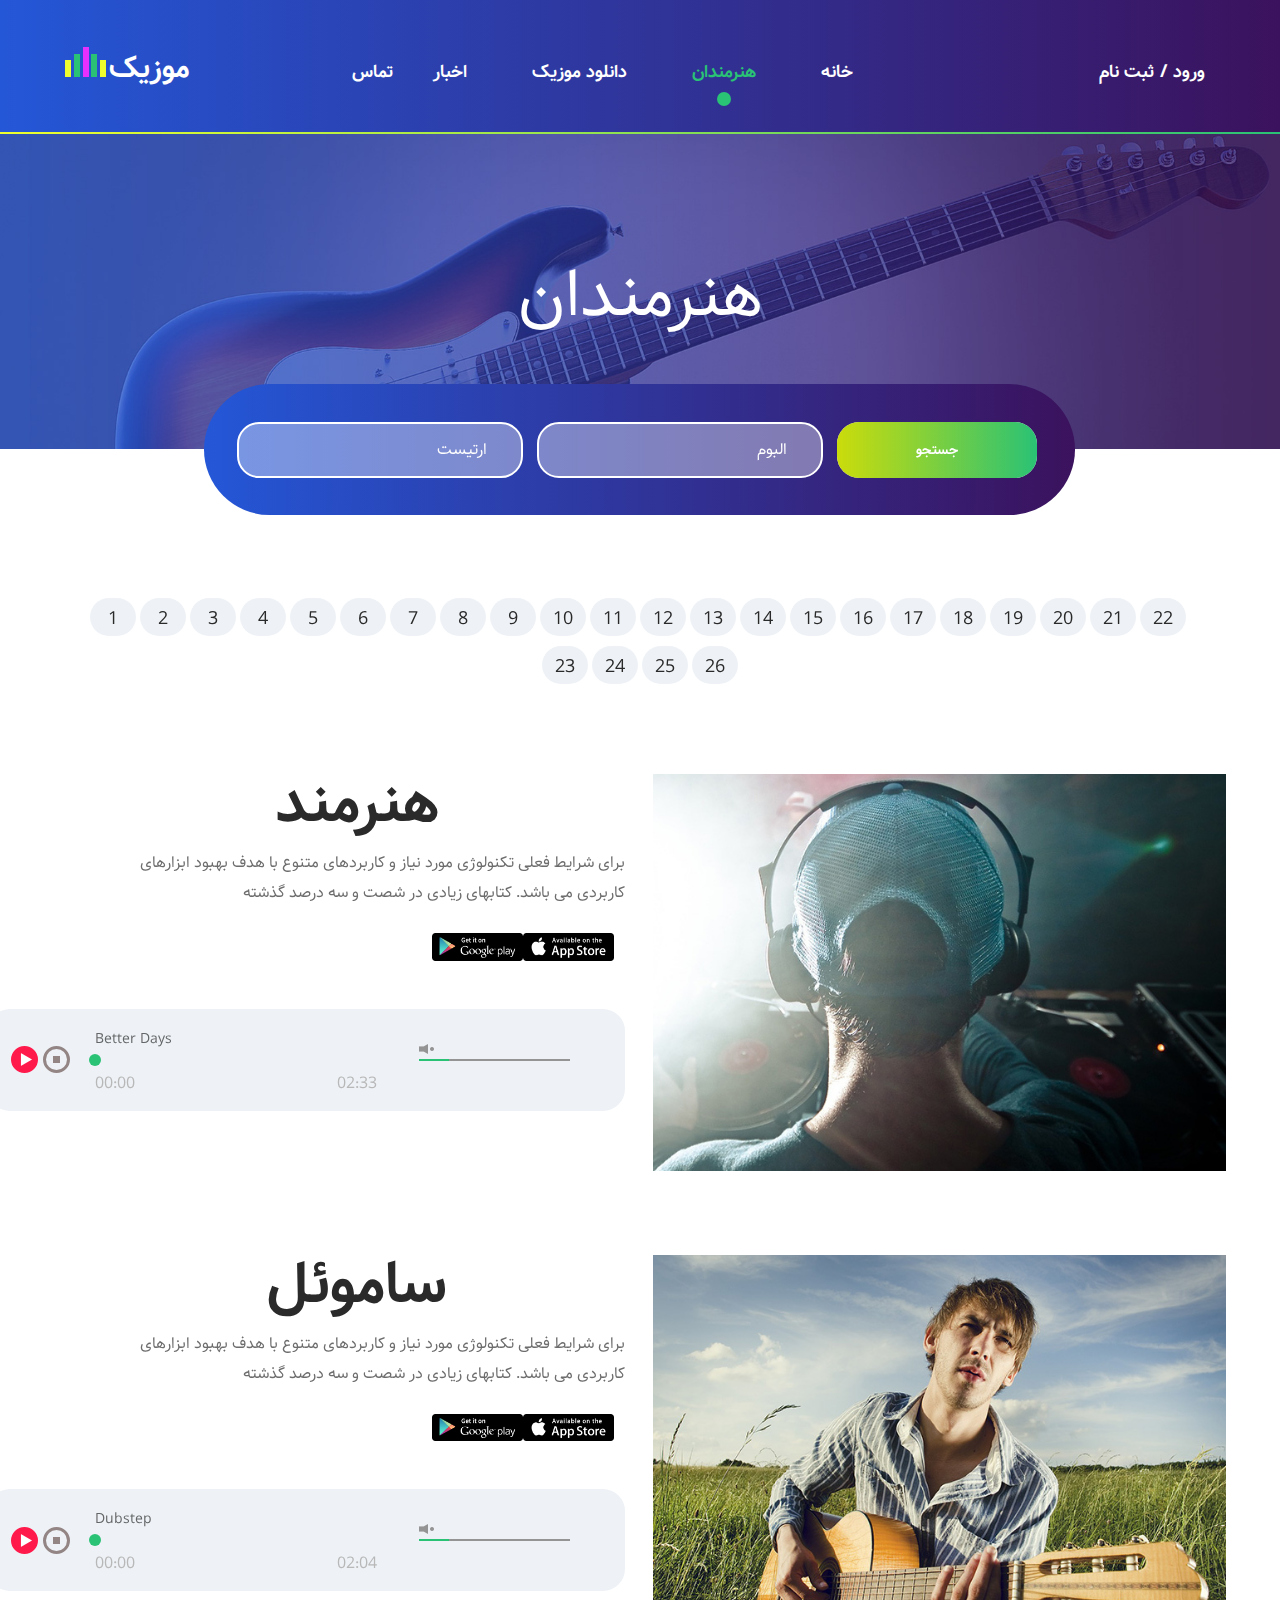
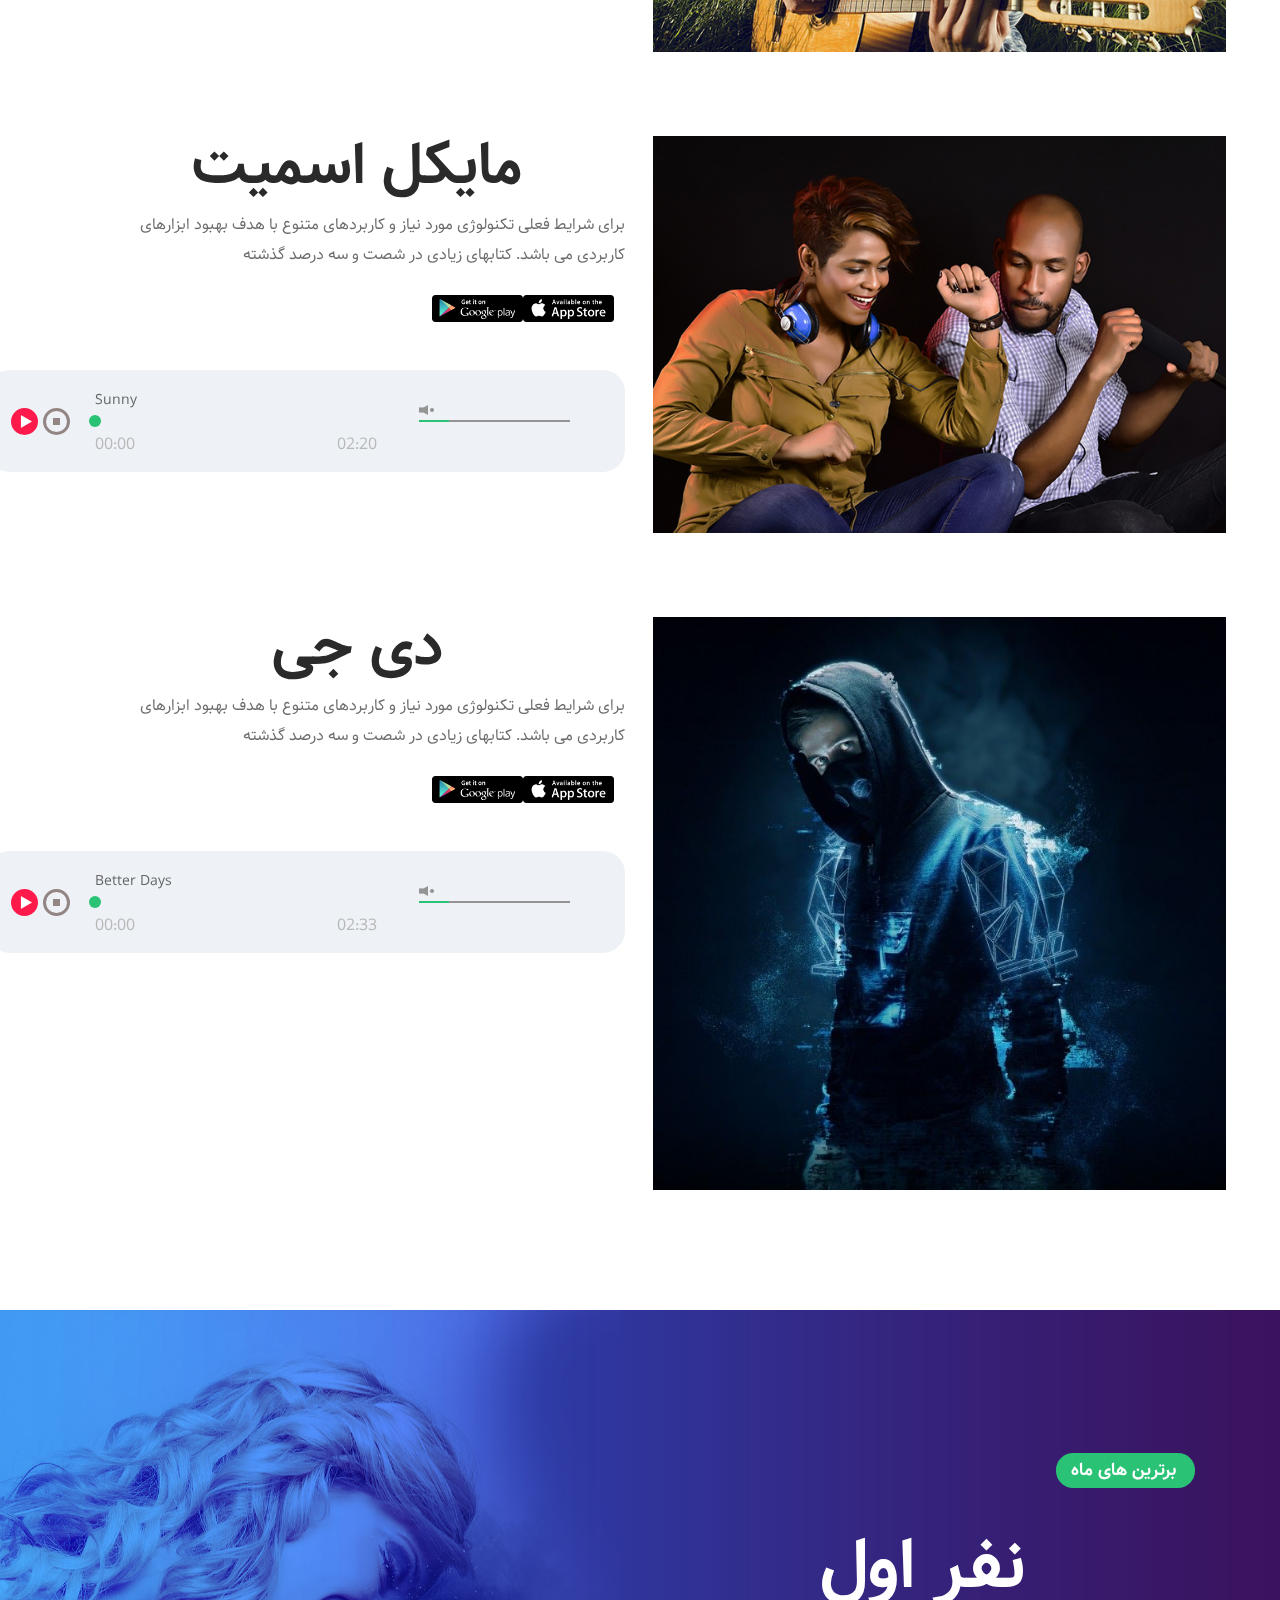
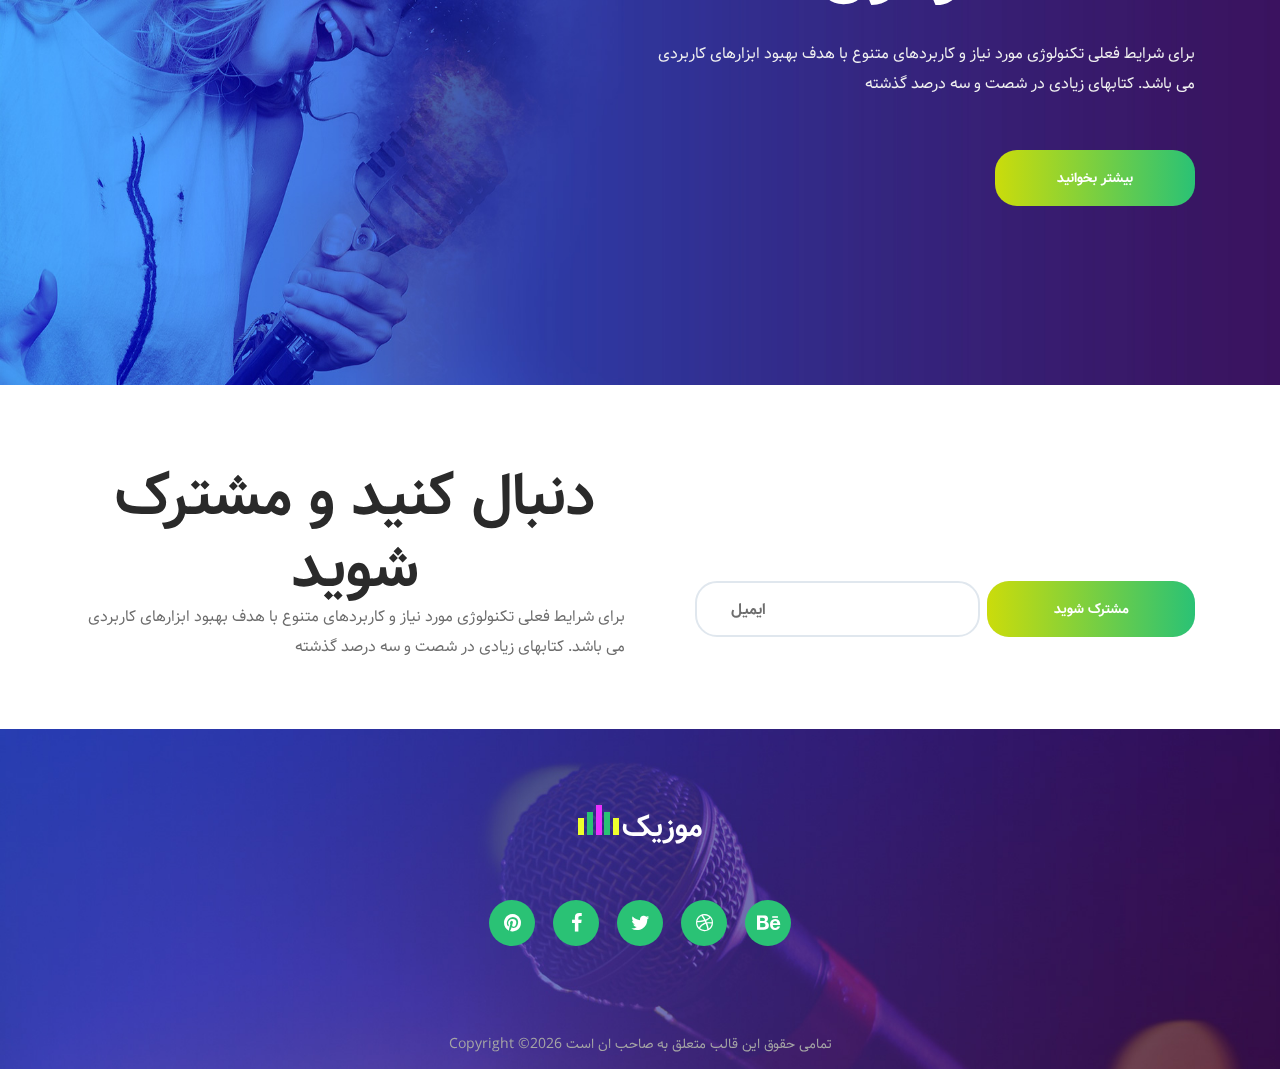
<file: docs/artists.html>
<!DOCTYPE html>
<html lang="en">
<head>
<title>هنرمندان</title>
<meta charset="utf-8">
<meta http-equiv="X-UA-Compatible" content="IE=edge">
<meta name="description" content="Music template project">
<meta name="viewport" content="width=device-width, initial-scale=1">
<link rel="stylesheet" type="text/css" href="styles/bootstrap-4.1.2/bootstrap.min.css">
<link href="plugins/font-awesome-4.7.0/css/font-awesome.min.css" rel="stylesheet" type="text/css">
<link rel="stylesheet" type="text/css" href="plugins/OwlCarousel2-2.3.4/owl.carousel.css">
<link rel="stylesheet" type="text/css" href="plugins/OwlCarousel2-2.3.4/owl.theme.default.css">
<link rel="stylesheet" type="text/css" href="plugins/OwlCarousel2-2.3.4/animate.css">
<link rel="stylesheet" type="text/css" href="styles/artists.css">
<link rel="stylesheet" type="text/css" href="styles/artists_responsive.css">
</head>
<body>

<div class="super_container">
	
	<!-- Header -->

	<header class="header">
		<div class="container">
			<div class="row">
				<div class="col">
					<div class="header_content d-flex flex-row align-items-center justify-content-center">

						<!-- Logo -->
						<div class="logo">
							<a href="#" class="d-flex flex-row align-items-end justify-content-start">
								<span class="logo_bars d-flex flex-row align-items-end justify-content-between"><span></span><span></span><span></span><span></span><span></span></span>
								<span class="logo_text">موزیک</span>
							</a>
						</div>

						<!-- Main Navigation -->
						<nav class="main_nav">
							<ul class="d-flex flex-row align-items-center justify-content-start">
								<li><a href="index.html">خانه</a></li>
								<li class="active"><a href="artists.html">هنرمندان</a></li>
								<li><a href="#">دانلود موزیک</a></li>
								<li><a id="news" href="blog.html">اخبار</a></li>
								<li><a  href="contact.html">تماس </a></li>
							</ul>
						</nav>

						<!-- User area -->
						<div class="log_reg d-flex flex-row align-items-center justify-content-start">
							<ul class="d-flex flex-row align-items-start justify-content-start">
								<li><a href="../Source codes/Register View/RegFormMusic/index2.html">ثبت نام </a></li>
								<li><a href="../Source codes/Register View/Login_v1/index.html">ورود</a></li>
							</ul>

							<!-- Hamburger -->
							<div class="hamburger d-flex flex-column align-items-end justify-content-between"><div></div><div></div><div></div></div>
						</div>
					</div>
				</div>
			</div>
		</div>
	</header>

	<!-- Menu -->

	<div class="menu">
		<div class="menu_container">
			<div class="menu_background"></div>
			<div class="menu_close"><i class="fa fa-times" aria-hidden="true"></i></div>
			<div class="menu_content d-flex flex-column align-items-center justify-content-start">
				<nav class="menu_nav">
					<ul class="d-flex flex-column align-items-center justify-content-start">
						<li><a href="index.html">خانه</a></li>
						<li><a href="artists.html">هنرمندان</a></li>
						<li><a href="#">دانلود موزیک</a></li>
						<li><a href="blog.html">اخبار</a></li>
						<li><a href="contact.html">تماس </a></li>
					</ul>
				</nav>
			</div>
		</div>
	</div>

	<!-- Home -->

	<div class="home">
		<div class="parallax_background parallax-window" data-parallax="scroll" data-image-src="images/artists.jpg" data-speed="0.8"></div>
		<div class="home_container">
			<div class="container">
				<div class="row">
					<div class="col">
						<div class="home_content text-center">
							<div class="home_title">هنرمندان</div>
						</div>
					</div>
				</div>
			</div>
		</div>
	</div>

	<!-- Search -->

	<div class="search">
		<div class="container">
			<div class="row">
				<div class="col">
					<div class="search_form_container">
						<form action="#" class="search_form" id="search_form">
							<div class="d-flex flex-md-row flex-column align-items-center justify-content-between">
								<input type="text" class="search_input" placeholder="ارتیست" required="required">
								<input type="text" class="search_input" placeholder="البوم" required="required">
								<button class="button search_button"><span>جستجو</span></button>
							</div>
						</form>
					</div>
				</div>
			</div>
		</div>
	</div>

	<!-- Artists -->

	<div class="artists">
		<div class="letters">
			<ul class="d-flex flex-row align-items-start justify-content-center flex-wrap">
				<li><a href="#">1</a></li>
				<li><a href="#">2</a></li>
				<li><a href="#">3</a></li>
				<li><a href="#">4</a></li>
				<li><a href="#">5</a></li>
				<li><a href="#">6</a></li>
				<li><a href="#">7</a></li>
				<li><a href="#">8</a></li>
				<li><a href="#">9</a></li>
				<li><a href="#">10</a></li>
				<li><a href="#">11</a></li>
				<li><a href="#">12</a></li>
				<li><a href="#">13</a></li>
				<li><a href="#">14</a></li>
				<li><a href="#">15</a></li>
				<li><a href="#">16</a></li>
				<li><a href="#">17</a></li>
				<li><a href="#">18</a></li>
				<li><a href="#">19</a></li>
				<li><a href="#">20</a></li>
				<li><a href="#">21</a></li>
				<li><a href="#">22</a></li>
				<li><a href="#">23</a></li>
				<li><a href="#">24</a></li>
				<li><a href="#">25</a></li>
				<li><a href="#">26</a></li>
			</ul>
		</div>
		<div class="artists_container">
			<div class="container">
				<div class="row">
					<div class="col">
						
						<!-- Artist -->
						<div class="artist">
							<div class="row">
								
								<!-- Artist Image -->
								<div class="col-lg-6">
									<div class="artist_image"><img src="images/artist_1.jpg" alt=""></div>
								</div>

								<!-- Artist Content -->
								<div class="col-lg-6 artist_col">
									<div class="artist_content">
										<div class="artist_info">
											<div class="artist_name"><h1><a href="artist.html">هنرمند</a></h1></div>
											<div class="artist_text">
												<p>برای شرایط فعلی تکنولوژی مورد نیاز و کاربردهای متنوع با هدف بهبود ابزارهای کاربردی می باشد. کتابهای زیادی در شصت و سه درصد گذشته</p>
											</div>
											<div class="artist_store d-flex flex-row align-items-start justify-content-start flex-wrap">
												<div class="store"><a href="#"><img src="images/appstore.png" alt=""></a></div>
												<div class="store"><a href="#"><img src="images/googleplay.png" alt=""></a></div>
											</div>
										</div>

										<!-- Player -->
										<div class="single_player_container">
											<div class="single_player">
												<div class="jp-jplayer jplayer" data-title="Better Days" data-artist="Bensound" data-ancestor=".jp_container_1" data-url="files/bensound-betterdays.mp3"></div>
												<div class="jp-audio jp_container_1" role="application" aria-label="media player">
													<div class="jp-gui jp-interface single_player_inner d-flex flex-row align-items-center justify-content-start">

														<!-- Player Controls -->
														<div class="player_controls_box">
															<div class="jp-controls-holder player_controls d-flex flex-row align-items-start justify-content-start">
																<button class="jp-play player_button" tabindex="0"></button>
																<button class="jp-stop player_button" tabindex="0"></button>
															</div>
														</div>

														<!-- Progress Bar -->
														<div class="player_bars d-flex flex-row align-items-start justify-content-start">
															<div class="player_progress_box">
																<div class="jp-current-time" role="timer" aria-label="time">00:00</div>
																<div class="song_info">
																	<div class="jp-title" aria-label="title"></div>
																</div>
																<div class="jp-progress">
																	<div class="jp-seek-bar">
																		<div>
																			<div class="jp-play-bar"><span></span></div>
																		</div>
																	</div>
																</div>
																<div class="jp-duration ml-auto" role="timer" aria-label="duration">00:00</div>
															</div>

															<!-- Volume Controls -->
															<div class="jp-volume-controls ml-auto">
																<div class="mute_button">
																	<button class="jp-mute" tabindex="0"></button>
																</div>
																<div class="d-flex flex-row align-items-center justify-content-start">
																	<div class="jp-volume-bar">
																		<div>
																			<div class="jp-volume-bar-value"></div>
																		</div>
																	</div>
																</div>
															</div>
														</div>
														
													</div>
													<div class="jp-no-solution">
														<span>اپدیت مورد نیاز است</span>
														برای اجرا = دانلود اخرین ورژن مرورگر <a href="http://get.adobe.com/flashplayer/" target="_blank">Flash plugin</a>
													</div>
												</div>
											</div>
										</div>
									</div>
								</div>

							</div>
						</div>

						<!-- Artist -->
						<div class="artist">
							<div class="row">
								
								<!-- Artist Image -->
								<div class="col-lg-6">
									<div class="artist_image"><img src="images/artist_2.jpg" alt=""></div>
								</div>

								<!-- Artist Content -->
								<div class="col-lg-6 artist_col">
									<div class="artist_content">
										<div class="artist_info">
											<div class="artist_name"><h1><a href="artist.html">ساموئل</a></h1></div>
											<div class="artist_text">
												<p>برای شرایط فعلی تکنولوژی مورد نیاز و کاربردهای متنوع با هدف بهبود ابزارهای کاربردی می باشد. کتابهای زیادی در شصت و سه درصد گذشته</p>
											</div>
											<div class="artist_store d-flex flex-row align-items-start justify-content-start flex-wrap">
												<div class="store"><a href="#"><img src="images/appstore.png" alt=""></a></div>
												<div class="store"><a href="#"><img src="images/googleplay.png" alt=""></a></div>
											</div>
										</div>

										<!-- Player -->
										<div class="single_player_container">
											<div class="single_player">
												<div class="jp-jplayer jplayer" data-title="Dubstep" data-artist="Bensound" data-ancestor=".jp_container_2" data-url="files/bensound-dubstep.mp3"></div>
												<div class="jp-audio jp_container_2" role="application" aria-label="media player">
													<div class="jp-gui jp-interface single_player_inner d-flex flex-row align-items-center justify-content-start">

														<!-- Player Controls -->
														<div class="player_controls_box">
															<div class="jp-controls-holder player_controls d-flex flex-row align-items-start justify-content-start">
																<button class="jp-play player_button" tabindex="0"></button>
																<button class="jp-stop player_button" tabindex="0"></button>
															</div>
														</div>

														<!-- Progress Bar -->
														<div class="player_bars d-flex flex-row align-items-start justify-content-start">
															<div class="player_progress_box">
																<div class="jp-current-time" role="timer" aria-label="time">00:00</div>
																<div class="song_info">
																	<div class="jp-title" aria-label="title"></div>
																</div>
																<div class="jp-progress">
																	<div class="jp-seek-bar">
																		<div>
																			<div class="jp-play-bar"><span></span></div>
																		</div>
																	</div>
																</div>
																<div class="jp-duration ml-auto" role="timer" aria-label="duration">00:00</div>
															</div>

															<!-- Volume Controls -->
															<div class="jp-volume-controls ml-auto">
																<div class="mute_button">
																	<button class="jp-mute" tabindex="0"></button>
																</div>
																<div class="d-flex flex-row align-items-center justify-content-start">
																	<div class="jp-volume-bar">
																		<div>
																			<div class="jp-volume-bar-value"></div>
																		</div>
																	</div>
																</div>
															</div>
														</div>
														
													</div>
													<div class="jp-no-solution">
														<span>اپدیت مورد نیاز است</span>
														برای اجرا = دانلود اخرین ورژن مرورگر <a href="http://get.adobe.com/flashplayer/" target="_blank">Flash plugin</a>
													</div>
												</div>
											</div>
										</div>
									</div>
								</div>

							</div>
						</div>

						<!-- Artist -->
						<div class="artist">
							<div class="row">
								
								<!-- Artist Image -->
								<div class="col-lg-6">
									<div class="artist_image"><img src="images/artist_3.jpg" alt=""></div>
								</div>

								<!-- Artist Content -->
								<div class="col-lg-6 artist_col">
									<div class="artist_content">
										<div class="artist_info">
											<div class="artist_name"><h1><a href="artist.html">مایکل اسمیت</a></h1></div>
											<div class="artist_text">
												<p>برای شرایط فعلی تکنولوژی مورد نیاز و کاربردهای متنوع با هدف بهبود ابزارهای کاربردی می باشد. کتابهای زیادی در شصت و سه درصد گذشته</p>
											</div>
											<div class="artist_store d-flex flex-row align-items-start justify-content-start flex-wrap">
												<div class="store"><a href="#"><img src="images/appstore.png" alt=""></a></div>
												<div class="store"><a href="#"><img src="images/googleplay.png" alt=""></a></div>
											</div>
										</div>

										<!-- Player -->
										<div class="single_player_container">
											<div class="single_player">
												<div class="jp-jplayer jplayer" data-title="Sunny" data-artist="Bensound" data-ancestor=".jp_container_3" data-url="files/bensound-sunny.mp3"></div>
												<div class="jp-audio jp_container_3" role="application" aria-label="media player">
													<div class="jp-gui jp-interface single_player_inner d-flex flex-row align-items-center justify-content-start">

														<!-- Player Controls -->
														<div class="player_controls_box">
															<div class="jp-controls-holder player_controls d-flex flex-row align-items-start justify-content-start">
																<button class="jp-play player_button" tabindex="0"></button>
																<button class="jp-stop player_button" tabindex="0"></button>
															</div>
														</div>

														<!-- Progress Bar -->
														<div class="player_bars d-flex flex-row align-items-start justify-content-start">
															<div class="player_progress_box">
																<div class="jp-current-time" role="timer" aria-label="time">00:00</div>
																<div class="song_info">
																	<div class="jp-title" aria-label="title"></div>
																</div>
																<div class="jp-progress">
																	<div class="jp-seek-bar">
																		<div>
																			<div class="jp-play-bar"><span></span></div>
																		</div>
																	</div>
																</div>
																<div class="jp-duration ml-auto" role="timer" aria-label="duration">00:00</div>
															</div>

															<!-- Volume Controls -->
															<div class="jp-volume-controls ml-auto">
																<div class="mute_button">
																	<button class="jp-mute" tabindex="0"></button>
																</div>
																<div class="d-flex flex-row align-items-center justify-content-start">
																	<div class="jp-volume-bar">
																		<div>
																			<div class="jp-volume-bar-value"></div>
																		</div>
																	</div>
																</div>
															</div>
														</div>
														
													</div>
													<div class="jp-no-solution">
														<span>اپدیت مورد نیاز است</span>
														برای اجرا = دانلود اخرین ورژن مرورگر <a href="http://get.adobe.com/flashplayer/" target="_blank">Flash plugin</a>
													</div>
												</div>
											</div>
										</div>
									</div>
								</div>

							</div>
						</div>

						<!-- Artist -->
						<div class="artist">
							<div class="row">
								
								<!-- Artist Image -->
								<div class="col-lg-6">
									<div class="artist_image"><img src="images/alan-walker-20191219-compressor-min.jpg" alt=""></div>
								</div>

								<!-- Artist Content -->
								<div class="col-lg-6 artist_col">
									<div class="artist_content">
										<div class="artist_info">
											<div class="artist_name"><h1><a href="artist.html">دی جی </a></h1></div>
											<div class="artist_text">
												<p>برای شرایط فعلی تکنولوژی مورد نیاز و کاربردهای متنوع با هدف بهبود ابزارهای کاربردی می باشد. کتابهای زیادی در شصت و سه درصد گذشته</p>
											</div>
											<div class="artist_store d-flex flex-row align-items-start justify-content-start flex-wrap">
												<div class="store"><a href="#"><img src="images/appstore.png" alt=""></a></div>
												<div class="store"><a href="#"><img src="images/googleplay.png" alt=""></a></div>
											</div>
										</div>

										<!-- Player -->
										<div class="single_player_container">
											<div class="single_player">
												<div class="jp-jplayer jplayer" data-title="Better Days" data-artist="Bensound" data-ancestor=".jp_container_4" data-url="files/bensound-betterdays.mp3"></div>
												<div class="jp-audio jp_container_4" role="application" aria-label="media player">
													<div class="jp-gui jp-interface single_player_inner d-flex flex-row align-items-center justify-content-start">

														<!-- Player Controls -->
														<div class="player_controls_box">
															<div class="jp-controls-holder player_controls d-flex flex-row align-items-start justify-content-start">
																<button class="jp-play player_button" tabindex="0"></button>
																<button class="jp-stop player_button" tabindex="0"></button>
															</div>
														</div>

														<!-- Progress Bar -->
														<div class="player_bars d-flex flex-row align-items-start justify-content-start">
															<div class="player_progress_box">
																<div class="jp-current-time" role="timer" aria-label="time">00:00</div>
																<div class="song_info">
																	<div class="jp-title" aria-label="title"></div>
																</div>
																<div class="jp-progress">
																	<div class="jp-seek-bar">
																		<div>
																			<div class="jp-play-bar"><span></span></div>
																		</div>
																	</div>
																</div>
																<div class="jp-duration ml-auto" role="timer" aria-label="duration">00:00</div>
															</div>

															<!-- Volume Controls -->
															<div class="jp-volume-controls ml-auto">
																<div class="mute_button">
																	<button class="jp-mute" tabindex="0"></button>
																</div>
																<div class="d-flex flex-row align-items-center justify-content-start">
																	<div class="jp-volume-bar">
																		<div>
																			<div class="jp-volume-bar-value"></div>
																		</div>
																	</div>
																</div>
															</div>
														</div>
														
													</div>
													<div class="jp-no-solution">
														<span>اپدیت مورد نیاز است</span>
														برای اجرا = دانلود اخرین ورژن مرورگر <a href="http://get.adobe.com/flashplayer/" target="_blank">Flash plugin</a>
													</div>
												</div>
											</div>
										</div>
									</div>
								</div>

							</div>
						</div>

					</div>
				</div>
			</div>
		</div>
	</div>

	<!-- Featured Artist -->

	<div class="featured_artist">
		<div class="background_image" style="background-image:url(images/featured_artist_1.jpg)"></div>
		<div class="container">
			<div class="row row-lg-eq-height">

				<!-- Featured Artist Content -->
				<div class="col-lg-6 offset-lg-6">
					<div class="featured_artist_content">
						<div class="featured_subtitle">برترین های ماه</div>
						<div class="featured_title"><h1>نفر اول</h1></div>
						<div class="featured_artist_text">
							<p>برای شرایط فعلی تکنولوژی مورد نیاز و کاربردهای متنوع با هدف بهبود ابزارهای کاربردی می باشد. کتابهای زیادی در شصت و سه درصد گذشته</p>
						</div>
						<div class="button featured_artist_button"><a href="artist.html">بیشتر بخوانید</a></div>
					</div>
				</div>

			</div>
		</div>
	</div>

	<!-- Newsletter -->

	<div class="newsletter">
		<div class="container">
			<div class="row">

				<!-- Newsletter Content -->
				<div class="col-xl-6">
					<div class="newsletter_content">
						<div class="section_title"><h1>دنبال کنید و مشترک شوید</h1></div>
						<div class="newsletter_text">
							<p>برای شرایط فعلی تکنولوژی مورد نیاز و کاربردهای متنوع با هدف بهبود ابزارهای کاربردی می باشد. کتابهای زیادی در شصت و سه درصد گذشته</p>
						</div>
					</div>
				</div>

				<!-- Newsletter Form -->
				<div class="col-xl-6 nl_col">
					<div class="newsletter_form_container d-flex flex-column align-items-start justify-content-end">
						<form action="#" class="newsletter_form" id="newsletter_form">
							<div class="d-flex flex-row align-items-start justify-content-between">
								<input type="email" class="newsletter_input" placeholder="ایمیل" required="required">
								<button class="button newsletter_button"><span>مشترک شوید</span></button>
							</div>
						</form>
					</div>
				</div>

			</div>
		</div>
	</div>

	<!-- Footer -->

	<footer class="footer">
		<div class="background_image" style="background-image:url(images/footer.jpg)"></div>
		<div class="footer_content">
			<div class="container">
				<div class="row">
					<div class="col text-center">

						<!-- Logo -->
						<div class="logo">
							<a href="#" class="d-flex flex-row align-items-end justify-content-start">
								<span class="logo_bars d-flex flex-row align-items-end justify-content-between"><span></span><span></span><span></span><span></span><span></span></span>
								<span class="logo_text">موزیک</span>
							</a>
						</div>

						<!-- Footer Social -->
						<div class="footer_social">
							<ul class="d-flex flex-row align-items-center justify-content-center">
								<li><a href="#"><i class="fa fa-pinterest" aria-hidden="true"></i></a></li>
								<li><a href="#"><i class="fa fa-facebook" aria-hidden="true"></i></a></li>
								<li><a href="#"><i class="fa fa-twitter" aria-hidden="true"></i></a></li>
								<li><a href="#"><i class="fa fa-dribbble" aria-hidden="true"></i></a></li>
								<li><a href="#"><i class="fa fa-behance" aria-hidden="true"></i></a></li>
							</ul>
						</div>

					</div>
				</div>
			</div>
		</div>
		<div class="footer_bar">
			<div class="container">
				<div class="row">
					<div class="col">
						<div class="copyright text-center"><!-- Link back to Colorlib can't be removed. Template is licensed under CC BY 3.0. -->
Copyright &copy;<script>document.write(new Date().getFullYear());</script> تمامی حقوق این قالب متعلق به صاحب ان است
<!-- Link back to Colorlib can't be removed. Template is licensed under CC BY 3.0. --></div>
					</div>
				</div>
			</div>
		</div>
			
	</footer>
</div>

<script src="js/jquery-3.3.1.min.js"></script>
<script src="styles/bootstrap-4.1.2/popper.js"></script>
<script src="styles/bootstrap-4.1.2/bootstrap.min.js"></script>
<script src="plugins/greensock/TweenMax.min.js"></script>
<script src="plugins/greensock/TimelineMax.min.js"></script>
<script src="plugins/scrollmagic/ScrollMagic.min.js"></script>
<script src="plugins/greensock/animation.gsap.min.js"></script>
<script src="plugins/greensock/ScrollToPlugin.min.js"></script>
<script src="plugins/OwlCarousel2-2.3.4/owl.carousel.js"></script>
<script src="plugins/jPlayer/jquery.jplayer.min.js"></script>
<script src="plugins/jPlayer/jplayer.playlist.min.js"></script>
<script src="plugins/easing/easing.js"></script>
<script src="plugins/progressbar/progressbar.min.js"></script>
<script src="plugins/parallax-js-master/parallax.min.js"></script>
<script src="plugins/scrollTo/jquery.scrollTo.min.js"></script>
<script src="js/artists.js"></script>
</body>
</html>
</file>
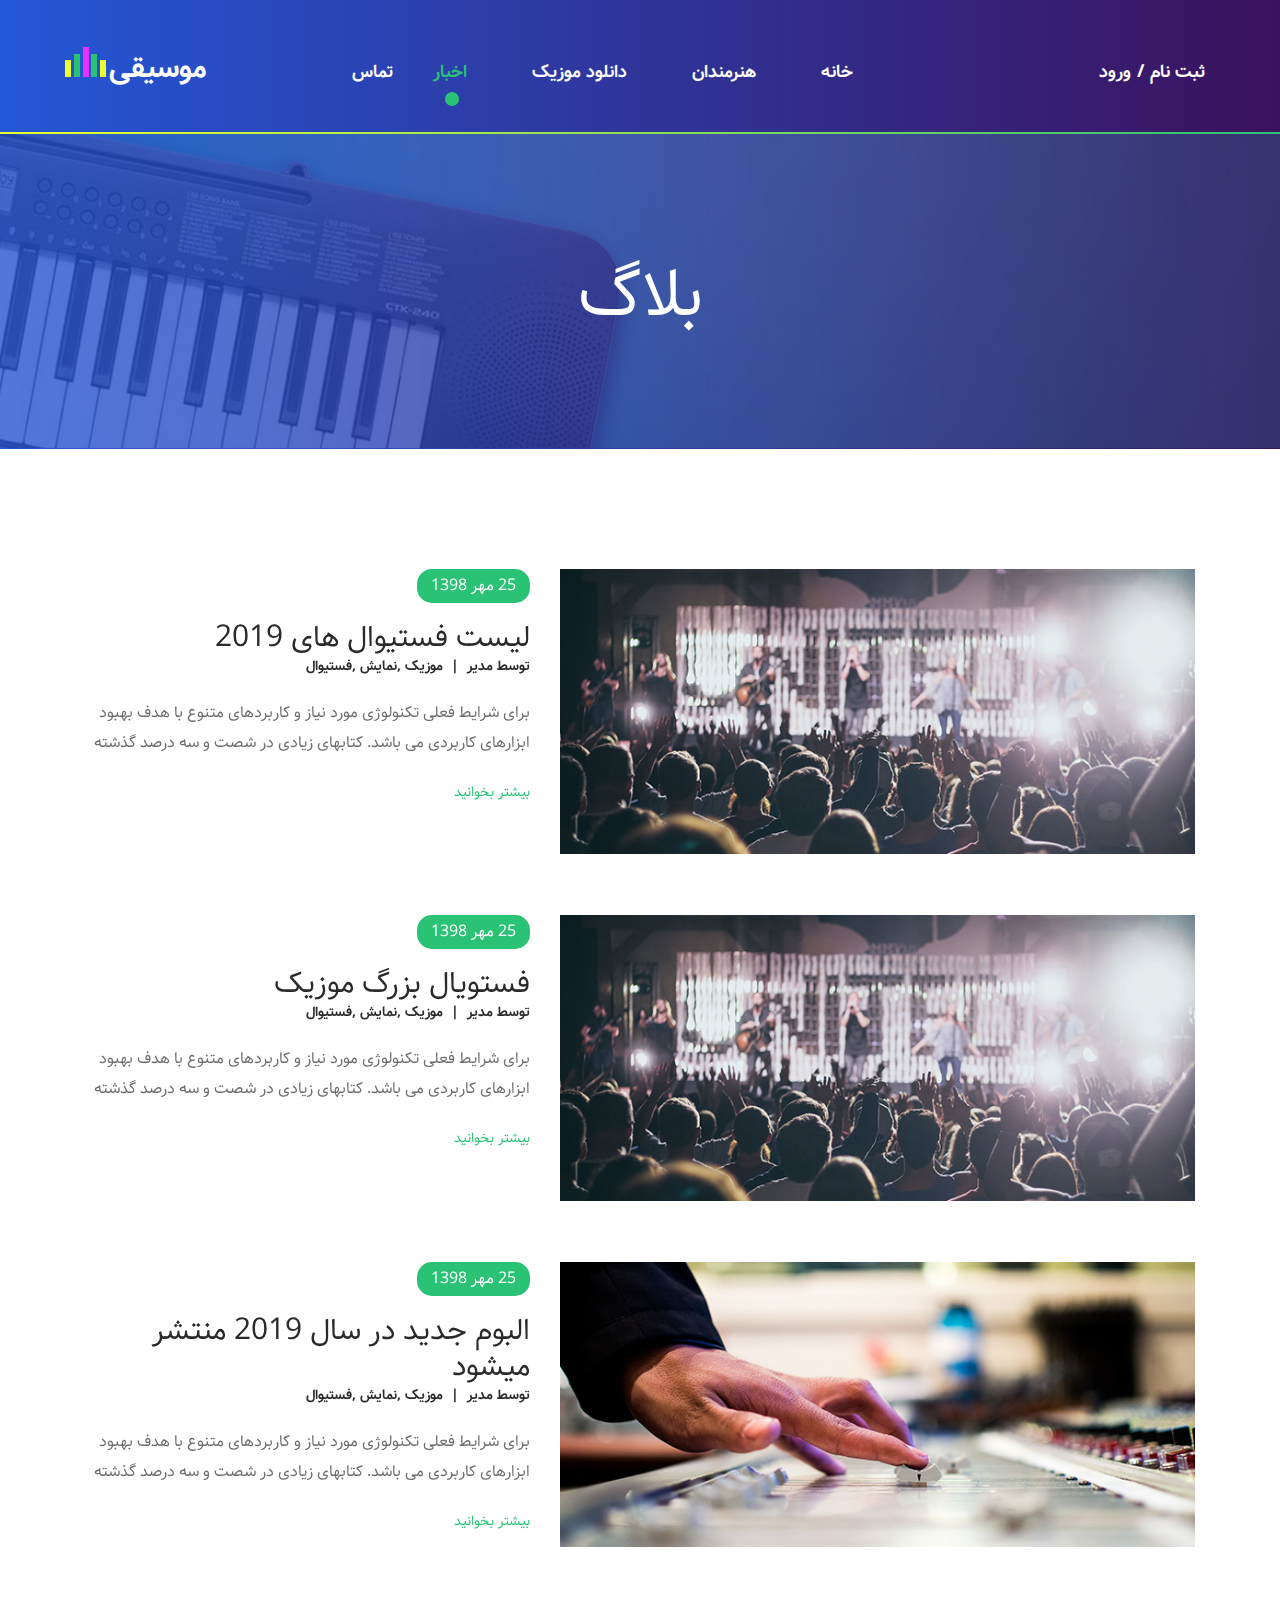
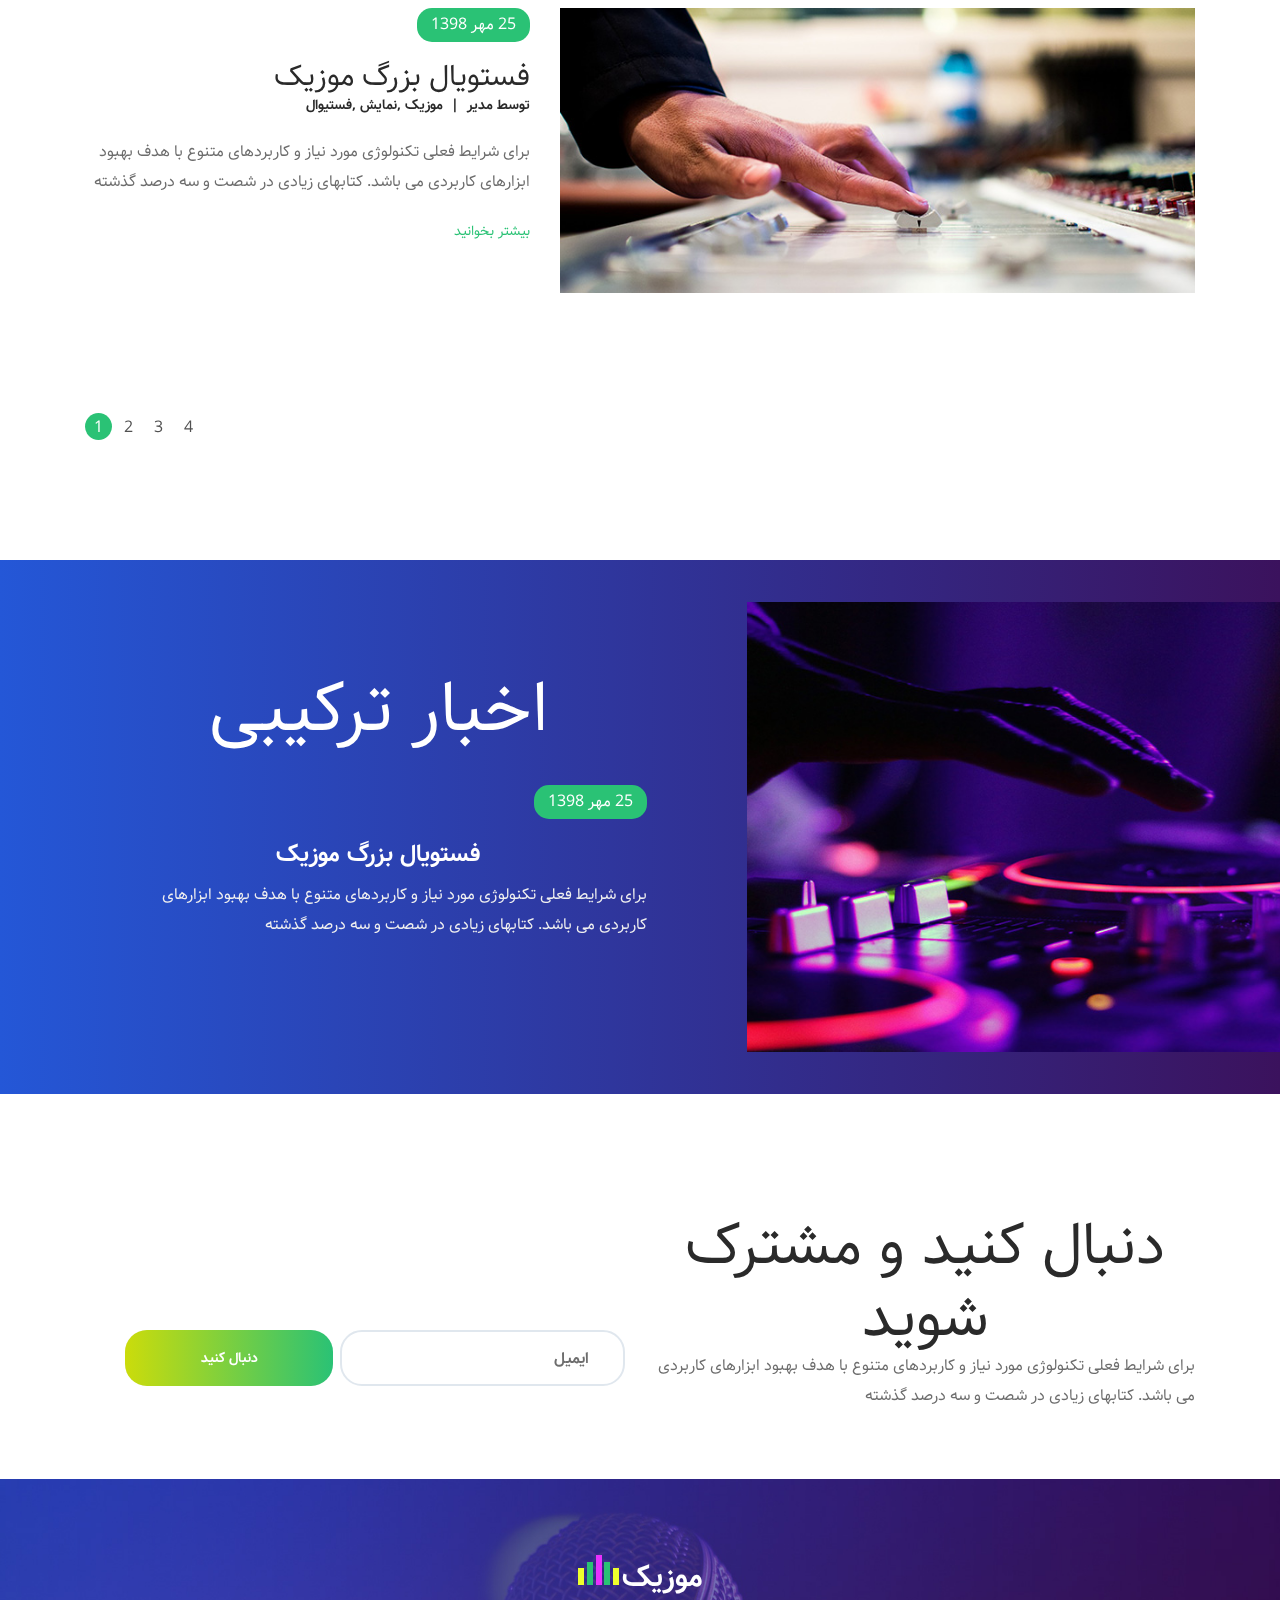
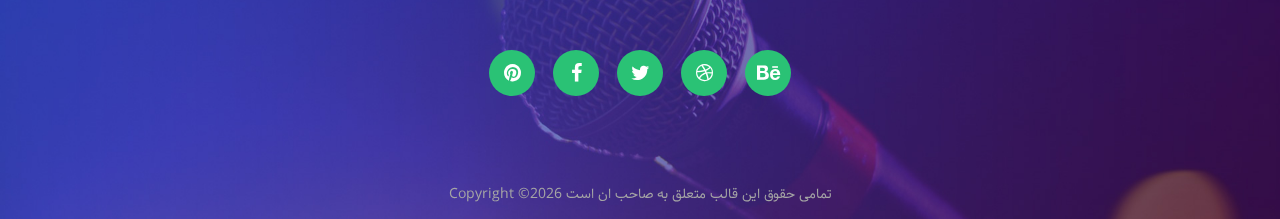
<file: docs/blog.html>
<!DOCTYPE html>
<html lang="en">
<head>
<title>Blog</title>
<meta charset="utf-8">
<meta http-equiv="X-UA-Compatible" content="IE=edge">
<meta name="description" content="Music template project">
<meta name="viewport" content="width=device-width, initial-scale=1">
<link rel="stylesheet" type="text/css" href="styles/bootstrap-4.1.2/bootstrap.min.css">
<link href="plugins/font-awesome-4.7.0/css/font-awesome.min.css" rel="stylesheet" type="text/css">
<link rel="stylesheet" type="text/css" href="styles/blog.css">
<link rel="stylesheet" type="text/css" href="styles/blog_responsive.css">
</head>
<body>

<div class="super_container">
	
	<!-- Header -->

	<header class="header">
		<div class="container">
			<div class="row">
				<div class="col">
					<div class="header_content d-flex flex-row align-items-center justify-content-center">

						<!-- Logo -->
						<div class="logo">
							<a href="#" class="d-flex flex-row align-items-end justify-content-start">
								<span class="logo_bars d-flex flex-row align-items-end justify-content-between"><span></span><span></span><span></span><span></span><span></span></span>
								<span class="logo_text">موسیقی</span>
							</a>
						</div>

						<!-- Main Navigation -->
						<nav class="main_nav">
							<ul class="d-flex flex-row align-items-center justify-content-start">
								<li><a href="index.html">خانه</a></li>
								<li><a href="artists.html">هنرمندان</a></li>
								<li><a href="#">دانلود موزیک</a></li>
								<li  class="active"><a id="news" href="blog.html">اخبار</a></li>
								<li><a href="contact.html">تماس</a></li>
							</ul>
						</nav>

						<!-- User area -->
						<div class="log_reg d-flex flex-row align-items-center justify-content-start">
							<ul class="d-flex flex-row align-items-start justify-content-start">
								<li><a href="../Source codes/Register View/Login_v1/index.html">ورود</a></li>
								<li><a href="../Source codes/Register View/RegFormMusic/index2.html">ثبت نام</a></li>
							</ul>

							<!-- Hamburger -->
							<div class="hamburger d-flex flex-column align-items-end justify-content-between"><div></div><div></div><div></div></div>
						</div>
					</div>
				</div>
			</div>
		</div>
	</header>

	<!-- Menu -->

	<div class="menu">
		<div class="menu_container">
			<div class="menu_background"></div>
			<div class="menu_close"><i class="fa fa-times" aria-hidden="true"></i></div>
			<div class="menu_content d-flex flex-column align-items-center justify-content-start">
				<nav class="menu_nav">
					<ul class="d-flex flex-column align-items-center justify-content-start">
						<li><a href="index.html">خانه</a></li>
						<li><a href="artists.html">هنرمندان</a></li>
						<li><a href="#">دانلود موزیک</a></li>
						<li><a href="blog.html">اخبار</a></li>
						<li><a href="contact.html">تماس</a></li>
					</ul>
				</nav>
			</div>
		</div>
	</div>

	<!-- Home -->

	<div class="home">
		<div class="parallax_background parallax-window" data-parallax="scroll" data-image-src="images/blog.jpg" data-speed="0.8"></div>
		<div class="home_container">
			<div class="container">
				<div class="row">
					<div class="col">
						<div class="home_content text-center">
							<div class="home_title">بلاگ</div>
						</div>
					</div>
				</div>
			</div>
		</div>
	</div>

	<!-- Blog -->

	<div class="blog">
		<div class="container">
			<div class="row">
				<div class="col">
					<div class="blog_posts">
						
						<!-- Blog Post -->
						<div class="blog_post">
							<div class="row">
								
								<!-- Blog Post Image -->
								<div class="col-lg-7">
									<div class="blog_post_image"><img src="images/blog_2.jpg" alt=""></div>
								</div>

								<!-- Blog Post Content -->
								<div class="col-lg-5 blog_col">
									<div class="blog_post_content">
										<div class="blog_post_date"><a href="#">25 مهر 1398</a></div>
										<div class="blog_post_title"><a href="#">لیست فستیوال های 2019</a></div>
										<div class="blog_post_info">
											<ul class="d-flex flex-row align-items-start justify-content-start">
												<li>توسط <a href="#">مدیر</a></li>
												<li>
													<ul class="d-flex flex-row align-items-start justify-content-start">
														<li><a href="#">موزیک</a></li>
														<li><a href="#">نمایش</a></li>
														<li><a href="#">فستیوال</a></li>
													</ul>
												</li>
											</ul>
										</div>
										<div class="blog_post_text">
											<p>برای شرایط فعلی تکنولوژی مورد نیاز و کاربردهای متنوع با هدف بهبود ابزارهای کاربردی می باشد. کتابهای زیادی در شصت و سه درصد گذشته</p>
										</div>
										<div class="blog_post_link"><a href="#">بیشتر بخوانید</a></div>
									</div>
								</div>

							</div>
						</div>

						<!-- Blog Post -->
						<div class="blog_post">
							<div class="row">
								
								<!-- Blog Post Image -->
								<div class="col-lg-7">
									<div class="blog_post_image"><img src="images/blog_2.jpg" alt=""></div>
								</div>

								<!-- Blog Post Content -->
								<div class="col-lg-5 blog_col">
									<div class="blog_post_content">
										<div class="blog_post_date"><a href="#">25 مهر 1398</a></div>
										<div class="blog_post_title"><a href="#">فستویال بزرگ موزیک</a></div>
										<div class="blog_post_info">
											<ul class="d-flex flex-row align-items-start justify-content-start">
												<li>توسط <a href="#">مدیر</a></li>
												<li>
													<ul class="d-flex flex-row align-items-start justify-content-start">
														<li><a href="#">موزیک</a></li>
														<li><a href="#">نمایش</a></li>
														<li><a href="#">فستیوال</a></li>
													</ul>
												</li>
											</ul>
										</div>
										<div class="blog_post_text">
											<p>برای شرایط فعلی تکنولوژی مورد نیاز و کاربردهای متنوع با هدف بهبود ابزارهای کاربردی می باشد. کتابهای زیادی در شصت و سه درصد گذشته</p>
										</div>
										<div class="blog_post_link"><a href="#">بیشتر بخوانید</a></div>
									</div>
								</div>

							</div>
						</div>

						<!-- Blog Post -->
						<div class="blog_post">
							<div class="row">
								
								<!-- Blog Post Image -->
								<div class="col-lg-7">
									<div class="blog_post_image"><img src="images/blog_3.jpg" alt=""></div>
								</div>

								<!-- Blog Post Content -->
								<div class="col-lg-5 blog_col">
									<div class="blog_post_content">
										<div class="blog_post_date"><a href="#">25 مهر 1398</a></div>
										<div class="blog_post_title"><a href="#">البوم جدید در سال 2019 منتشر میشود</a></div>
										<div class="blog_post_info">
											<ul class="d-flex flex-row align-items-start justify-content-start">
												<li>توسط <a href="#">مدیر</a></li>
												<li>
													<ul class="d-flex flex-row align-items-start justify-content-start">
														<li><a href="#">موزیک</a></li>
														<li><a href="#">نمایش</a></li>
														<li><a href="#">فستیوال</a></li>
													</ul>
												</li>
											</ul>
										</div>
										<div class="blog_post_text">
											<p>برای شرایط فعلی تکنولوژی مورد نیاز و کاربردهای متنوع با هدف بهبود ابزارهای کاربردی می باشد. کتابهای زیادی در شصت و سه درصد گذشته</p>
										</div>
										<div class="blog_post_link"><a href="#">بیشتر بخوانید</a></div>
									</div>
								</div>

							</div>
						</div>

						<!-- Blog Post -->
						<div class="blog_post">
							<div class="row">
								
								<!-- Blog Post Image -->
								<div class="col-lg-7">
									<div class="blog_post_image"><img src="images/blog_3.jpg" alt=""></div>
								</div>

								<!-- Blog Post Content -->
								<div class="col-lg-5 blog_col">
									<div class="blog_post_content">
										<div class="blog_post_date"><a href="#">25 مهر 1398</a></div>
										<div class="blog_post_title"><a href="#">فستویال بزرگ موزیک</a></div>
										<div class="blog_post_info">
											<ul class="d-flex flex-row align-items-start justify-content-start">
												<li>توسط <a href="#">مدیر</a></li>
												<li>
													<ul class="d-flex flex-row align-items-start justify-content-start">
														<li><a href="#">موزیک</a></li>
														<li><a href="#">نمایش</a></li>
														<li><a href="#">فستیوال</a></li>
													</ul>
												</li>
											</ul>
										</div>
										<div class="blog_post_text">
											<p>برای شرایط فعلی تکنولوژی مورد نیاز و کاربردهای متنوع با هدف بهبود ابزارهای کاربردی می باشد. کتابهای زیادی در شصت و سه درصد گذشته</p>
										</div>
										<div class="blog_post_link"><a href="#">بیشتر بخوانید</a></div>
									</div>
								</div>

							</div>
						</div>
						
						<!-- Page Nav -->
						<div class="page_nav">
							<ul class="d-flex flex-row align-items-start justify-content-start">
								<li class="active"><a href="#">1</a></li>
								<li><a href="#">2</a></li>
								<li><a href="#">3</a></li>
								<li><a href="#">4</a></li>
							</ul>
						</div>
					</div>
				</div>
			</div>
		</div>
	</div>

	<!-- Featured News -->

	<div class="featured_news container_reset">
		<div class="container">
			<div class="row">
				
				<!-- Featured News Image -->
				<div class="col-xl-5">
					<div class="featured_news_image">
						<div class="background_image" style="background-image:url(images/featured_news.jpg)"></div>
					</div>
				</div>

				<!-- Featured News Content -->
				<div class="col-xl-7">
					<div class="featured_news_content">
						<div class="featured_news_title">اخبار ترکیبی</div>
						<div class="blog_post_date"><a href="#">25 مهر 1398</a></div>
						<div class="featured_blog_post_title"><a href="#">فستویال بزرگ موزیک</a></div>
						<div class="featured_blog_post_text">
							<p>برای شرایط فعلی تکنولوژی مورد نیاز و کاربردهای متنوع با هدف بهبود ابزارهای کاربردی می باشد. کتابهای زیادی در شصت و سه درصد گذشته</p>
						</div>
					</div>
				</div>

			</div>
		</div>
	</div>

	<!-- Newsletter -->

	<div class="newsletter">
		<div class="container">
			<div class="row">

				<!-- Newsletter Content -->
				<div class="col-xl-6">
					<div class="newsletter_content">
						<div class="section_title"><h1>دنبال کنید و مشترک شوید</h1></div>
						<div class="newsletter_text">
							<p>برای شرایط فعلی تکنولوژی مورد نیاز و کاربردهای متنوع با هدف بهبود ابزارهای کاربردی می باشد. کتابهای زیادی در شصت و سه درصد گذشته</p>
						</div>
					</div>
				</div>

				<!-- Newsletter Form -->
				<div class="col-xl-6 nl_col">
					<div class="newsletter_form_container d-flex flex-column align-items-start justify-content-end">
						<form action="#" class="newsletter_form" id="newsletter_form">
							<div class="d-flex flex-row align-items-start justify-content-between">
								<input type="email" class="newsletter_input" placeholder="ایمیل" required="required">
								<button class="button newsletter_button"><span>دنبال کنید</span></button>
							</div>
						</form>
					</div>
				</div>

			</div>
		</div>
	</div>

	<!-- Footer -->

	<footer class="footer">
		<div class="background_image" style="background-image:url(images/footer.jpg)"></div>
		<div class="footer_content">
			<div class="container">
				<div class="row">
					<div class="col text-center">

						<!-- Logo -->
						<div class="logo">
							<a href="#" class="d-flex flex-row align-items-end justify-content-start">
								<span class="logo_bars d-flex flex-row align-items-end justify-content-between"><span></span><span></span><span></span><span></span><span></span></span>
								<span class="logo_text">موزیک</span>
							</a>
						</div>

						<!-- Footer Social -->
						<div class="footer_social">
							<ul class="d-flex flex-row align-items-center justify-content-center">
								<li><a href="#"><i class="fa fa-pinterest" aria-hidden="true"></i></a></li>
								<li><a href="#"><i class="fa fa-facebook" aria-hidden="true"></i></a></li>
								<li><a href="#"><i class="fa fa-twitter" aria-hidden="true"></i></a></li>
								<li><a href="#"><i class="fa fa-dribbble" aria-hidden="true"></i></a></li>
								<li><a href="#"><i class="fa fa-behance" aria-hidden="true"></i></a></li>
							</ul>
						</div>

					</div>
				</div>
			</div>
		</div>
		<div class="footer_bar">
			<div class="container">
				<div class="row">
					<div class="col">
						<div class="copyright text-center"><!-- Link back to Colorlib can't be removed. Template is licensed under CC BY 3.0. -->
Copyright &copy;<script>document.write(new Date().getFullYear());</script> تمامی حقوق این قالب متعلق به صاحب ان است
<!-- Link back to Colorlib can't be removed. Template is licensed under CC BY 3.0. --></div>
					</div>
				</div>
			</div>
		</div>
			
	</footer>
</div>

<script src="js/jquery-3.3.1.min.js"></script>
<script src="styles/bootstrap-4.1.2/popper.js"></script>
<script src="styles/bootstrap-4.1.2/bootstrap.min.js"></script>
<script src="plugins/greensock/TweenMax.min.js"></script>
<script src="plugins/greensock/TimelineMax.min.js"></script>
<script src="plugins/scrollmagic/ScrollMagic.min.js"></script>
<script src="plugins/greensock/animation.gsap.min.js"></script>
<script src="plugins/greensock/ScrollToPlugin.min.js"></script>
<script src="plugins/jPlayer/jquery.jplayer.min.js"></script>
<script src="plugins/jPlayer/jplayer.playlist.min.js"></script>
<script src="plugins/easing/easing.js"></script>
<script src="plugins/progressbar/progressbar.min.js"></script>
<script src="plugins/parallax-js-master/parallax.min.js"></script>
<script src="plugins/scrollTo/jquery.scrollTo.min.js"></script>
<script src="js/blog.js"></script>
</body>
</html>
</file>
<file: docs/styles/main_styles.css>
@charset "utf-8";
/* CSS Document */

/******************************

[Table of Contents]

1. Fonts
2. Body and some general stuff
3. Header
4. Menu
5. Home
6. Song
7. Tours
8. App
9. Featured
10. News
11. Newsletter
12. Footer


******************************/

/***********
1. Fonts
***********/

@import url('https://fonts.googleapis.com/css?family=Josefin+Sans:300,400,600,700');

/*********************************
2. Body and some general stuff
*********************************/

*
{
	margin: 0;
	padding: 0;
	-webkit-font-smoothing: antialiased;
	-webkit-text-shadow: rgba(0,0,0,.01) 0 0 1px;
	text-shadow: rgba(0,0,0,.01) 0 0 1px;
}

@font-face {
	font-family: Samim;
	src: url('../plugins/samim/Samim.eot');
	src: url('../plugins/samim/Samim.eot?#iefix') format('embedded-opentype'),
		 url('../plugins/samim/Samim.woff') format('woff'),
		 url('../plugins/samim/Samim.ttf') format('truetype');
	font-weight: normal;
  }
  
  @font-face {
	font-family: Samim;
	src: url('../plugins/samim/Samim-Bold.eot');
	src: url('../plugins/samim/Samim-Bold.eot?#iefix') format('embedded-opentype'),
		 url('../plugins/samim/Samim-Bold.woff') format('woff'),
		 url('../plugins/samim/Samim-Bold.ttf') format('truetype');
	font-weight: bold;
  }

body
{
	font-family: samim;
	font-size: 14px;
	font-weight: 400;
	background: #FFFFFF;
	color: #a5a5a5;
}
div
{
	display: block;
	position: relative;
	-webkit-box-sizing: border-box;
    -moz-box-sizing: border-box;
    box-sizing: border-box;
}
ul
{
	list-style: none;
	margin-bottom: 0px;
}
p
{
	text-align: right;
	font-family: samim;
	font-size: 16px;
	line-height: 1.875;
	font-weight: 400;
	color: #6d6d6d;
	-webkit-font-smoothing: antialiased;
	-webkit-text-shadow: rgba(0,0,0,.01) 0 0 1px;
	text-shadow: rgba(0,0,0,.01) 0 0 1px;
}
p a
{
	display: inline;
	position: relative;
	color: inherit;
	border-bottom: solid 1px #ffa07f;
	-webkit-transition: all 200ms ease;
	-moz-transition: all 200ms ease;
	-ms-transition: all 200ms ease;
	-o-transition: all 200ms ease;
	transition: all 200ms ease;
}
p:last-of-type
{
	margin-bottom: 0;
}
a
{
	-webkit-transition: all 200ms ease;
	-moz-transition: all 200ms ease;
	-ms-transition: all 200ms ease;
	-o-transition: all 200ms ease;
	transition: all 200ms ease;
}
a, a:hover, a:visited, a:active, a:link
{
	direction: rtl;
	text-decoration: none;
	-webkit-font-smoothing: antialiased;
	-webkit-text-shadow: rgba(0,0,0,.01) 0 0 1px;
	text-shadow: rgba(0,0,0,.01) 0 0 1px;
}
p a:active
{
	position: relative;
	color: #FF6347;
}
p a:hover
{
	color: #FFFFFF;
	background: #ffa07f;
}
p a:hover::after
{
	opacity: 0.2;
}
::selection
{
	background: rgba(42,194,117,0.9);
	color: #ffffff;
}
p::selection
{
	
}
#news{
	margin-left: 20px;
}

#contacts{
	margin-right: 20px;
}

h1{font-size: 48px;}
h2{font-size: 36px;}
h3{font-size: 24px;}
h4{font-size: 18px;}
h5{font-size: 14px;}
h1, h2, h3, h4, h5, h6
{
	text-align: center;
	font-family: samim;
	-webkit-font-smoothing: antialiased;
	-webkit-text-shadow: rgba(0,0,0,.01) 0 0 1px;
	text-shadow: rgba(0,0,0,.01) 0 0 1px;
	line-height: 1.2;
	color: #2a2a2a;
	font-weight: 700;
}
h1::selection, 
h2::selection, 
h3::selection, 
h4::selection, 
h5::selection, 
h6::selection
{
	
}
img
{
	max-width: 100%;
}
button:active
{
	outline: none;
}
.form-control
{
	color: #db5246;
}
section
{
	display: block;
	position: relative;
	box-sizing: border-box;
}
.clear
{
	clear: both;
}
.clearfix::before, .clearfix::after
{
	content: "";
	display: table;
}
.clearfix::after
{
	clear: both;
}
.clearfix
{
	zoom: 1;
}
.float_left
{
	float: left;
}
.float_right
{
	float: right;
}
.trans_200
{
	-webkit-transition: all 200ms ease;
	-moz-transition: all 200ms ease;
	-ms-transition: all 200ms ease;
	-o-transition: all 200ms ease;
	transition: all 200ms ease;
}
.trans_300
{
	-webkit-transition: all 300ms ease;
	-moz-transition: all 300ms ease;
	-ms-transition: all 300ms ease;
	-o-transition: all 300ms ease;
	transition: all 300ms ease;
}
.trans_400
{
	-webkit-transition: all 400ms ease;
	-moz-transition: all 400ms ease;
	-ms-transition: all 400ms ease;
	-o-transition: all 400ms ease;
	transition: all 400ms ease;
}
.trans_500
{
	-webkit-transition: all 500ms ease;
	-moz-transition: all 500ms ease;
	-ms-transition: all 500ms ease;
	-o-transition: all 500ms ease;
	transition: all 500ms ease;
}
.fill_height
{
	height: 100%;
}
.super_container
{
	width: 100%;
	overflow: hidden;
}
.prlx_parent
{
	overflow: hidden;
}
.prlx
{
	height: 130% !important;
}
.parallax-window
{
    min-height: 400px;
    background: transparent;
}
.parallax_background
{
	position: absolute;
	top: 0;
	left: 0;
	width: 100%;
	height: 100%;
}
.background_image
{
	position: absolute;
	top: 0;
	left: 0;
	width: 100%;
	height: 100%;
	background-repeat: no-repeat;
	background-size: cover;
	background-position: center center;
}
.nopadding
{
	padding: 0px !important;
}
.owl-carousel,
.owl-carousel .owl-stage-outer,
.owl-carousel .owl-stage,
.owl-carousel .owl-item
{
	height: 100%;
}
.slide
{
	height: 100%;
}
.button
{
	position: relative;
	overflow: hidden;
	width: 200px;
    height: 56px;
    border-radius: 22px;
    border: none;
    outline: none;
    cursor: pointer;
    text-align: center;
}
.button::after
{
	display: block;
	position: absolute;
	top: 0;
	left: -100%;
	width: 200%;
	height: 100%;
	background-color: #2ac275;
	background-image: linear-gradient(to right, #2ac275, #cbdc0b, #2ac275);
	background: #2ac275;
	background: linear-gradient(to right, #2ac275, #cbdc0b, #2ac275);
	content: '';
	z-index: 0;
	-webkit-transition: all 400ms ease;
	-moz-transition: all 400ms ease;
	-ms-transition: all 400ms ease;
	-o-transition: all 400ms ease;
	transition: all 400ms ease;
}
.button:hover::after
{
	left: 0;
}
.button a
{
	position: relative;
	font-size: 14px;
    font-weight: 700;
    color: #ffffff;
    text-transform: uppercase;
    z-index: 1;
    line-height: 56px;
}
.button span
{
	position: relative;
	font-size: 14px;
    font-weight: 700;
    color: #ffffff;
    line-height: 56px;
    text-transform: uppercase;
	z-index: 1;
}
.section_title h1
{
	font-size: 60px;
}

/*********************************
3. Header
*********************************/

.header
{
	position: fixed;
	top: 0;
	left: 0;
	width: 100%;
	background-color: #3b125d;
	background-image: linear-gradient(to right, #2457d7, #3b125d);
	background: #3b125d;
	background: linear-gradient(to right, #2457d7, #3b125d);
	z-index: 100;
}
/*Header gradient bottom border*/
.header::after
{
	position: absolute;
	left: 0;
	bottom: 0;
	width: 100%;
	height: 2px;
	content: '';
	background-color: #2ac275;
	background-image: linear-gradient(to right, #eeff2d, #2ac275);
	background: #2ac275;
	background: linear-gradient(to right, #eeff2d, #2ac275);
}
.header_content
{
	width: calc(100% + 30px);
	left: -20px;
	height: 134px;
	-webkit-transition: all 400ms ease;
	-moz-transition: all 400ms ease;
	-ms-transition: all 400ms ease;
	-o-transition: all 400ms ease;
	transition: all 400ms ease;
}
.header.scrolled .header_content
{
	height: 75px;
}
.logo
{
	position: absolute;
	left: 0;
	top: 46%;
	-webkit-transform: translateY(-50%);
	-moz-transform: translateY(-50%);
	-ms-transform: translateY(-50%);
	-o-transform: translateY(-50%);
	transform: translateY(-50%);
}
.logo_bars
{
	width: 41px;
	height: 30px;
}
.logo_bars > span
{
	width: 6px;
}
.logo_bars > span:first-of-type,
.logo_bars > span:last-of-type
{
	height: 17px;
	background: #eeff2d;
}
.logo_bars > span:nth-child(2),
.logo_bars > span:nth-child(4)
{
	height: 23px;
	background: #2ac275;
}
.logo_bars > span:nth-child(3)
{
	height: 30px;
	background: #e830fe;
}
.logo_text
{
	line-height: 0.75;
	font-size: 30px;
	font-weight: 600;
	color: #ffffff;
	margin-right: 3px;
	-webkit-transform: translateY(4px);
	-moz-transform: translateY(4px);
	-ms-transform: translateY(4px);
	-o-transform: translateY(4px);
	transform: translateY(4px);
}
.main_nav
{
	direction: rtl;
	-webkit-transform: translateY(5px);
	-moz-transform: translateY(5px);
	-ms-transform: translateY(5px);
	-o-transform: translateY(5px);
	transform: translateY(5px);
}
.main_nav ul li
{
	position: relative;
}
.main_nav ul li:not(:last-of-type)
{
	margin-right: 65px;
}
.main_nav ul li a
{
	font-size: 18px;
	font-weight: 600;
	color: #ffffff;
}
.main_nav ul li a:hover,
.main_nav ul li.active a
{
	color: #2ac275;
}
.main_nav ul li.active::after
{
	position: absolute;
	left: 169%;
	-webkit-transform: translateX(-50%);
	-moz-transform: translateX(-50%);
	-ms-transform: translateX(-50%);
	-o-transform: translateX(-50%);
	transform: translateX(-50%);
	bottom: 10px;
	width: 14px;
	height: 14px;
	background: #2ac275;
	border-radius: 50%;
	content: '';
	-webkit-transition: all 400ms ease;
	-moz-transition: all 400ms ease;
	-ms-transition: all 400ms ease;
	-o-transition: all 400ms ease;
	transition: all 400ms ease;
}
.header.scrolled .main_nav ul li.active::after
{
	bottom: 10px;
	width: 10px;
	height: 10px;
}
.log_reg
{
	position: absolute;
	top: 44%;
	right: 0;
	flex: 0 0 auto;
}
.header.scrolled .log_reg
{
	top: 50%;
	-webkit-transform: translateY(-50%);
	-moz-transform: translateY(-50%);
	-ms-transform: translateY(-50%);
	-o-transform: translateY(-50%);
	transform: translateY(-50%);
}
.log_reg ul
{
	display: block;
}
.log_reg ul li
{
	position: relative;
}
.log_reg ul li:not(:last-of-type)
{
	padding-right: 18px;
	margin-right: 1px;
}
.log_reg ul li:not(:last-of-type)::after
{
	position: absolute;
	top: 0;
	right: 0;
	content: '/';
	font-size: 18px;
	font-weight: 600;
	color: #ffffff;
	margin-left: 5px;
	margin-right: 5px;
}
.log_reg ul li a
{
	font-size: 18px;
	font-weight: 600;
	color: #ffffff;
}
.log_reg ul li a:hover
{
	color: #2e9e7a;
}
.hamburger
{
	display: none !important;
	margin-left: 25px;
	width: 34px;
	height: 16px;
	padding: 2px;
	cursor: pointer;
	flex: 0 0 auto;
}
.hamburger > div
{
	background: #ffffff;
	height: 2px;
	-webkit-transition: all 300ms ease;
	-moz-transition: all 300ms ease;
	-ms-transition: all 300ms ease;
	-o-transition: all 300ms ease;
	transition: all 300ms ease;
}
.hamburger > div:first-child
{
	width: 100%;
}
.hamburger > div:nth-child(2)
{
	width: 50%;
}
.hamburger > div:nth-child(3)
{
	width: 75%;
}
.hamburger:hover > div
{
	width: 100%;
}
/*.hamburger:hover > div:first-child
{
	background: #e830fe;
}
.hamburger:hover > div:nth-child(2)
{
	background: #2ac275;
}
.hamburger:hover > div:nth-child(3)
{
	background: #eeff2d;
}*/

/*********************************
4. Menu
*********************************/

.menu
{
	position: fixed;
	top: 0;
	left: 0;
	width: 100vw;
	height: 100vh;
	z-index: 101;
	visibility: hidden;
	opacity: 0;
	-webkit-transition: all 400ms ease;
	-moz-transition: all 400ms ease;
	-ms-transition: all 400ms ease;
	-o-transition: all 400ms ease;
	transition: all 400ms ease;
}
.menu.active
{
	visibility: visible;
	opacity: 1;
}
.menu_container
{
	width: 100%;
	height: 100%;
}
.menu_background
{
	position: absolute;
	top: 0;
	left: 0;
	width: 100%;
	height: 100%;
	background-color: #3b125d;
	background-image: linear-gradient(to right, #2457d7, #3b125d);
	background: #3b125d;
	background: linear-gradient(to right, #2457d7, #3b125d);
	opacity: 0.95;
}
.menu_close
{
	position: absolute;
	top: 50px;
	right: 50px;
	cursor: pointer;
}
.menu_close i
{
	font-size: 22px;
	color: #ffffff;
}
.menu_content
{
	position: absolute;
	top: 40%;
	-webkit-transform: translateY(-50%);
	-moz-transform: translateY(-50%);
	-ms-transform: translateY(-50%);
	-o-transform: translateY(-50%);
	transform: translateY(-50%);
	left: 0;
	width: 100%;
}
.menu_nav ul li
{
	position: relative;
	display: inline-block;
	
}
.menu_nav ul li::after
{
	display: block;
	position: absolute;
	top: 53%;
	-webkit-transform: translateY(-50%);
	-moz-transform: translateY(-50%);
	-ms-transform: translateY(-50%);
	-o-transform: translateY(-50%);
	transform: translateY(-50%);
	left: 0;
	width: 0;
	height: 3px;
	background: #ffffff;
	content: '';
	z-index: 1;
	-webkit-transition: all 400ms ease;
	-moz-transition: all 400ms ease;
	-ms-transition: all 400ms ease;
	-o-transition: all 400ms ease;
	transition: all 400ms ease;
}
.menu_nav ul li:hover::after
{
	width: 100%;
}
.menu_nav ul li a
{
	font-size: 36px;
	font-weight: 400;
	color: #ffffff;
}

/*********************************
5. Home
*********************************/

.home
{
	height: 863px;
	border-bottom: solid 2px #ffffff;
}
.home_slider_container
{
	width: 100%;
	height: 100%;
}
.home_container
{
	direction: rtl;
	position: absolute;
	top: 50%;
	-webkit-transform: translateY(-50%);
	-moz-transform: translateY(-50%);
	-ms-transform: translateY(-50%);
	-o-transform: translateY(-50%);
	transform: translateY(-50%);
	left: 0px;
	width: 100%;
}
.home_title
{
	display: inline-block;
	position: relative;
	padding-top: 81px;
}
.home_title.islive::after
{
	display: block;
	position: absolute;
	top: 0;
	right: -72px;
	width: 90px;
	height: 90px;
	border-radius: 50%;
	background: #e830fe;
	content: 'زنده';
	line-height: 95px;
	font-size: 16px;
	font-weight: 700;
	color: #ffffff;
	text-transform: uppercase;
}
.home_title h1
{
	font-size: 110px;
	font-weight: 600;
	color: #ffffff;
	text-transform: uppercase;
}
.home_title h1 span
{
	color: #eeff2d;
}
.tickets_form_container
{
	margin-top: 40px;
	padding-left: 150px;
	padding-right: 150px;
}
.tickets_form
{
	display: block;
}
.tickets_form_inputs
{
	width: calc(100% - 213px);
}
.tickets_form_input
{
	text-align: right;
	position: relative;
	width: calc((100% - 16px) / 2);
	height: 56px;
	border-radius: 22px;
	border: solid 2px #ffffff;
	background: rgba(255,255,255,0.14);
	cursor: pointer;
	color: #ffffff;
	padding-right: 37px;
	outline: none;
}
.tickets_form_input::-webkit-input-placeholder
{
	font-size: 16px !important;
	font-weight: 600 !important;
	color: #FFFFFF !important;
}
.tickets_form_input:-moz-placeholder
{
	font-size: 16px !important;
	font-weight: 600 !important;
	color: #FFFFFF !important;
}
.tickets_form_input::-moz-placeholder
{
	font-size: 16px !important;
	font-weight: 600 !important;
	color: #FFFFFF !important;
} 
.tickets_form_input:-ms-input-placeholder
{ 
	font-size: 16px !important;
	font-weight: 600 !important;
	color: #FFFFFF !important;
}
.tickets_form_input::input-placeholder
{
	font-size: 16px !important;
	font-weight: 600 !important;
	color: #FFFFFF !important;
}
.custom_dropdown_selected
{
	width: 100%;
	height: 100%;
	line-height: 56px;
	font-size: 16px;
	font-weight: 600;
	color: #ffffff;
	line-height: 54px;
}
.custom_dropdown ul
{
	position: absolute;
	left: 0;
	top: calc(100% + 20px);
	padding-left: 37px;
	background: #ffffff;
	width: 100%;
	padding-top: 20px;
	padding-right: 20px;
	padding-bottom: 17px;
	border-radius: 22px;
	visibility: hidden;
	opacity: 0;
	-webkit-transition: all 200ms ease;
	-moz-transition: all 200ms ease;
	-ms-transition: all 200ms ease;
	-o-transition: all 200ms ease;
	transition: all 200ms ease;
}
.custom_dropdown.active ul
{
	visibility: visible;
	opacity: 1;
	top: 100%;
}
.custom_dropdown ul li:not(:last-of-type)
{
	margin-bottom: 7px;
}
.custom_dropdown ul li
{
	font-size: 16px;
	font-weight: 600;
	color: #000000;
	-webkit-transition: all 200ms ease;
	-moz-transition: all 200ms ease;
	-ms-transition: all 200ms ease;
	-o-transition: all 200ms ease;
	transition: all 200ms ease;
}
.custom_dropdown ul li:hover
{
	color: #2e9e7a;
}
.tickets_form_button
{
	width: 200px;
	height: 56px;
	border-radius: 22px;
	border: none;
	outline: none;
	font-size: 14px;
	font-weight: 700;
	color: #ffffff;
	text-transform: uppercase;
	cursor: pointer;
	
}
.tickets_form_button span
{
	position: relative;
	z-index: 1;
}
.home_slider_nav
{
	position: absolute;
	top: calc(50% + 67px);
	-webkit-transform: translateY(-50%);
	-moz-transform: translateY(-50%);
	-ms-transform: translateY(-50%);
	-o-transform: translateY(-50%);
	transform: translateY(-50%);
	right: 101px;
	width: 54px;
	height: 54px;
	border-radius: 50%;
	background: #2ac275;
	z-index: 1;
	cursor: pointer;
	text-align: center;
	-webkit-transition: all 200ms ease;
	-moz-transition: all 200ms ease;
	-ms-transition: all 200ms ease;
	-o-transition: all 200ms ease;
	transition: all 200ms ease;
}
.home_slider_nav i
{
	font-size: 20px;
	line-height: 54px;
	color: #ffffff;
	-webkit-transition: all 200ms ease;
	-moz-transition: all 200ms ease;
	-ms-transition: all 200ms ease;
	-o-transition: all 200ms ease;
	transition: all 200ms ease;
}
.home_slider_nav:hover
{
	background: #eeff2d;
}
.home_slider_nav:hover i
{
	color: #2ac275;
}
.home_social
{
	position: absolute;
	right: 54px;
	bottom: 27px;
	z-index: 1;
}
.home_social_text
{
	font-size: 18px;
	font-weight: 600;
	color: #ffffff;
	text-transform: uppercase;
	padding-right: 180px;
	line-height: 0.75;
	margin-right: 11px;
}
.home_social_text::after
{
	display: block;
	position: absolute;
	top: 5px;
	right: 0;
	width: 172px;
	height: 1px;
	background: rgba(255,255,255,0.63);
	content: '';
}
.home_social_list ul li
{
	width: 32px;
	height: 32px;
	border-radius: 50%;
	background: #2ac275;
	text-align: center;
	-webkit-transition: all 200ms ease;
	-moz-transition: all 200ms ease;
	-ms-transition: all 200ms ease;
	-o-transition: all 200ms ease;
	transition: all 200ms ease;
}
.home_social_list ul li:not(:last-of-type)
{
	margin-right: 12px;
}
.home_social_list ul li:hover
{
	background: #eeff2d;
}
.home_social_list ul li a
{
	display: block;
	height: 100%;
}
.home_social_list ul li a i
{
	font-size: 16px;
	color: #ffffff;
	line-height: 32px;
	-webkit-transition: all 200ms ease;
	-moz-transition: all 200ms ease;
	-ms-transition: all 200ms ease;
	-o-transition: all 200ms ease;
	transition: all 200ms ease;
}
.home_social_list ul li:hover a i
{
	color: #2ac275;
}
.scroll_down
{
	position: absolute;
	left: 50%;
	-webkit-transform: translateX(-50%);
	-moz-transform: translateX(-50%);
	-ms-transform: translateX(-50%);
	-o-transform: translateX(-50%);
	transform: translateX(-50%);
	bottom: 23px;
	z-index: 1;
	cursor: pointer;
}
.scroll_down a
{
	position: absolute;
	top: 0;
	left: 0;
	width: 100%;
	height: 100%;
	z-index: 1;
}
.scroll_down > div > div:first-child
{
	font-size: 12px;
	font-weight: 600;
	color: #ffffff;
	text-transform: uppercase;
	line-height: 0.75;
	margin-right: 7px;
}
.scroll_down > div > div:last-child
{
	margin-bottom: 5px;
}
.scroll_arrows > img
{
	-webkit-animation: arrowAnimation 2s infinite;
	animation: arrowAnimation 2s infinite;
	opacity: 0;
}
.scroll_arrows > img:last-of-type
{
	-webkit-animation-delay: .15s;
	animation-delay: .15s;
}
@-webkit-keyframes arrowAnimation
{
	0%
	{
		opacity: 0;
	}
	50%
	{
		opacity: 1;
	}
	100%
	{
		opacity: 0;
	}
}
@keyframes arrowAnimation
{
	0%
	{
		opacity: 0;
	}
	50%
	{
		opacity: 1;
	}
	100%
	{
		opacity: 0;
	}
}

/*********************************
6. Song
*********************************/

.song
{
	
}
.song_content
{
	direction: ltr;
	padding-top: 84px;
	padding-bottom: 80px;
}
.single_player_container
{
	
}
.single_player
{
	width: 100%;
}
.jp-audio
{
	width: 100%;
}
.time_controls
{
	width: calc(100% - 193px);
	flex: 0 0 auto;
}
.player_controls_box
{
	width: 390px;
	padding-right: 41px;
	flex: 0 0 auto;
}
.song_image
{
	width: 119px;
	height: 119px;
	border: solid 2px #ffffff;
}
.player_bars
{
	width: calc(100% - 390px);
}
.player_progress_box
{
	width: calc(100% - 193px);
	padding-top: 70px;
}
.player_title
{
	display: inline-block;
	height: 30px;
	font-size: 12px;
	font-weight: 700;
	color: #ffffff;
	text-transform: uppercase;
	padding-left: 21px;
	padding-right: 23px;
	border-radius: 15px;
	background: #2ac275;
	line-height: 30px;
}
.player_controls
{
	margin-top: 21px;
}
.player_controls > button:not(:last-of-type)
{
	margin-right: 7px;
}
.play_button
{
	width: 100%;
}
.player_button
{
	position: relative;
	width: 45px;
	height: 45px;
	background: transparent;
	border: solid 3px #ffffff;
	border-radius: 50%;
	outline: none !important;
	cursor: pointer;
	flex: 0 0 auto;
}
.player_button::after
{
	display: block;
	position: absolute;
	top: 50%;
	left: 50%;
	-webkit-transform: translate(-50%, -50%);
	-moz-transform: translate(-50%, -50%);
	-ms-transform: translate(-50%, -50%);
	-o-transform: translate(-50%, -50%);
	transform: translate(-50%, -50%);
}
.jp-play::after
{
	left: calc(50% + 3px);
	width: 20px;
	height: 23px;
	content: url(../images/play.png);
}
.jp-state-playing .jp-play
{
	background: #ff1a4b;
	border-color: #ff1a4b;
}
.jp-state-playing .jp-play::after
{
	content: url(../images/pause.png);
	left: 50%;
}
.jp-stop::after
{
	top: calc(50% - 2px);
	width: 14px;
	height: 13px;
	content: url(../images/stop.png);
}
.song_info
{
	position: absolute;
	top: 0;
	left: 0;
}
.jp-artist
{
	font-size: 16px;
	font-weight: 700;
	color: #ffffff;
	text-transform: uppercase;
	margin-top: -1px;
}
.jp-title
{
	font-size: 14px;
	font-weight: 400;
	color: rgba(255,255,255,0.7);
	margin-top: 2px;
}
.jp-progress
{
	width: 100%;
	cursor: pointer;
}
.jp-seek-bar
{
	height: 100%;
	padding-top: 5px;
	padding-bottom: 5px;
	background: transparent;
	margin-bottom: -5px;
}
.jp-seek-bar > div
{
	height: 2px;
	background: #ffffff;
}
.jp-play-bar
{
	height: 100%;
	background: #2ac275;
	overflow: visible !important;
}
.jp-play-bar > span
{
	position: absolute;
	top: 50%;
	-webkit-transform: translateY(-50%);
	-moz-transform: translateY(-50%);
	-ms-transform: translateY(-50%);
	-o-transform: translateY(-50%);
	transform: translateY(-50%);
	right: -6px;
	width: 12px;
	height: 12px;
	border-radius: 50%;
	background: #2ac275;
}
.jp-current-time
{
	position: absolute;
	bottom: -35px;
	left: 0;
	font-size: 16px;
	font-weight: 400;
	color: #ffffff;
}
.jp-duration
{
	position: absolute;
	bottom: -35px;
	right: 0;
	font-size: 16px;
	font-weight: 400;
	color: #ffffff;
}
.jp-volume-controls
{
	width: 193px;
	padding-left: 42px;
	flex: 0 0 auto;
	padding-top: 70px;
}
.jp-volume-controls > div:first-child
{
	
}
.mute_button
{
	position: absolute;
	left: 42px;
	bottom: 19px;
}
.jp-mute
{
	position: relative;
	background: transparent;
	border: none;
	outline: none !important;
	cursor: pointer;
}
.jp-mute::after
{
	display: block;
	position: absolute;
	top: 0;
	left: 0;
	width: 100%;
	height: 100%;
	content: url(../images/mute_off.png);
}
.jp-state-muted .jp-mute::after
{
	content: url(../images/mute_on.png);
}
.jp-volume-bar
{
	width: 100%;
	padding-top: 5px;
	padding-bottom: 5px;
	background: transparent;
	overflow: hidden;
	cursor: pointer;
}
.jp-volume-bar > div
{
	width: 100%;
	height: 100%;
	height: 2px;
	background: #ffffff;
}
.jp-volume-bar-value
{
	height: 100%;
	background: #2ac275;
}

/*********************************
7. Tours
*********************************/

.tours
{
	direction: rtl;
	background: #ffffff;
	padding-top: 112px;
	padding-bottom: 120px;
}
.tours_list_container
{
	margin-top: 14px;
}
.tours_list li
{
	padding-top: 30px;
	padding-bottom: 29px;
}
.tours_list li:not(:last-of-type)
{
	border-bottom: solid 2px #d5d5d5;
}
.tour_date
{
	text-align: center;
	font-size: 30px;
	font-weight: 400;
	color: #2a2a2a;
	line-height: 1.2;
}
.tour_location
{
	text-align: right;
	font-size: 16px;
	font-weight: 400;
	color: #6d6d6d;
	line-height: 1.2;
	padding-left: 2px;
	margin-top: 9px;
}
.tour_name
{text-align: center;
	margin-top: 7px;
	padding-left: 2px;
}
.tour_name a
{
	
	font-size: 16px;
	font-weight: 400;
	color: #6d6d6d;
}
.tour_name a:hover
{
	color: #2e9e7a;
}
.tour_button
{
	margin-right: 54px;
	margin-top: 17px;
}
.tours_link
{
	margin-top: 14px;
	padding-left: 5px;
}
.tours_link a
{
	position: relative;
	font-size: 18px;
	font-weight: 400;
	color: #2ac275;
}
.tours_link a::after
{
	display: block;
	position: absolute;
	bottom: 2px;
	left: 0;
	width: 100%;
	height: 1px;
	background: #2ac275;
	content: '';
	-webkit-transition: all 200ms ease;
	-moz-transition: all 200ms ease;
	-ms-transition: all 200ms ease;
	-o-transition: all 200ms ease;
	transition: all 200ms ease;
}
.tours_link a:hover
{
	color: #cbdc0b;
}
.tours_link a:hover::after
{
	background: #cbdc0b;
}
.extra
{
	min-height: 700px;
	height: calc(100% - 12px);
	margin-top: 7px;
	padding-left: 25px;
	padding-right: 25px;
	padding-top: 55px;
	padding-bottom: 106px;
	text-align: center;
}
.extra_frame
{
	position: absolute;
	top: 22px;
	left: 26px;
	width: calc(100% - 53px);
	height: calc(100% - 46px);
	border: solid 2px #eeff2d;
	opacity: 0.59;
}
.extra_text
{
	font-size: 12px;
	font-weight: 700;
	color: #ffffff;
	line-height: 0.75;
	text-transform: uppercase;
}
.extra_year
{
	font-size: 92px;
	font-weight: 600;
	color: #2ac275;
	line-height: 0.75;
}
.extra_title
{
	font-size: 72px;
	font-weight: 700;
	color: #ffffff;
	text-transform: uppercase;
	line-height: 1;
	margin-top: 4px;
}
.extra_subtitle
{
	font-size: 18px;
	font-weight: 700;
	color: #ffffff;
	line-height: 0.75;
	text-transform: uppercase;
	margin-top: 8px;
}

/*********************************
8. App
*********************************/

.app
{
	padding-top: 123px;
	background: #eef2f6;
	padding-bottom: 117px;
}
.app_image
{
	width: calc(100% + 33px);
	-webkit-transform: translateX(-67px);
	-moz-transform: translateX(-67px);
	-ms-transform: translateX(-67px);
	-o-transform: translateX(-67px);
	transform: translateX(-67px);
}
.app_content
{
	height: 100%;
	-webkit-transform: translateX(35px);
	-moz-transform: translateX(35px);
	-ms-transform: translateX(35px);
	-o-transform: translateX(35px);
	transform: translateX(35px);
}
.app_text
{
	padding-left: 4px;
}
.stores
{
	margin-top: 68px;
	padding-left: 4px;
}
.stores > div:not(:last-of-type)
{
	margin-right: 19px;
}

/*********************************
9. Featured
*********************************/

.featured
{
	background: #ffffff;
	padding-top: 122px;
	padding-bottom: 89px;
}
.featured_row
{
	margin-top: 75px;
}
.featured_list
{
	width: calc(100% + 30px);
	left: -15px;
	margin-top: 82px;
}
.featured_list ul li
{
	position: relative;
	width: calc(100% / 3);
	min-height: 100px;
	padding-left: 15px;
	padding-right: 15px;
	margin-bottom: 30px;
}
.featured_list ul li > div:first-of-type
{
	direction: rtl;
	position: absolute;
	left: 15px;
	bottom: 0;
	width: calc(100% - 30px);
	height: 78px;
	display: -webkit-box;
	display: -moz-box;
	display: -ms-flexbox;
	display: -webkit-flex;
	display: flex;
	
	flex-direction: column;
	justify-content: center;
	align-items: start;
	background: rgba(0,0,0,0.66);
	z-index: 1;
	padding-right: 20px;
}
.featured_list .jp-artist
{
	display: none;
}
.featured_list .jp-playlist > ul > li > div:first-of-type a
{
	display: none;
	-webkit-order: 2;
	order: 2;
}
.featured_title
{
	font-size: 14px;
	font-weight: 400;
	color: rgba(255,255,255,0.53);
	outline: none;
}
.featured_list .jp-playlist > ul > li > div:first-of-type a:hover
{
	color: #2e9e7a;
}
.featured_album
{
	font-size: 18px;
	font-weight: 400;
	color: #ffffff;
	line-height: 1.2;
}
.album_play_button
{
	position: absolute;
	left: 35px;
	bottom: 16px;
	width: 45px;
	height: 45px;
	border-radius: 50%;
	background: #ff1a4b;
	z-index: 1;
	border: none;
	outline: none !important;
	cursor: pointer;
}
.album_play_button::after
{
	display: block;
    position: absolute;
    top: 50%;
    left: calc(50% + 3px);
    -webkit-transform: translate(-50%, -50%);
    -moz-transform: translate(-50%, -50%);
    -ms-transform: translate(-50%, -50%);
    -o-transform: translate(-50%, -50%);
    transform: translate(-50%, -50%);
    width: 20px;
    height: 23px;
    content: url(../images/play.png);
}
.album_play_button.is-playing::after
{
	left: 50%;
	top: calc(50% - 1px);
	width: 14px;
    height: 13px;
	content: url(../images/stop.png);
}

/*********************************
10. News
*********************************/

.news
{
	padding-top: 116px;
	padding-bottom: 124px;
	background-color: #3b125d;
	background-image: linear-gradient(to right, #2457d7, #3b125d);
	background: #3b125d;
	background: linear-gradient(to right, #2457d7, #3b125d);
}
.news .section_title
{
	text-align: center;
}
.news .section_title h1
{
	color: #ffffff;
}
.news_row
{
	margin-top: 68px;
}
.news_post.image_top .news_post_content
{
	padding-top: 41px;
	padding-bottom: 47px;
	padding-right: 15px;
}
.news_post.image_bottom .news_post_content
{
	padding-top: 42px;
	padding-bottom: 40px;
	padding-right: 15px;
}
.news_post_date
{
	
	height: 30px;
	border-radius: 15px;
	background: #2ac275;
	text-align: center;
}
.news_post_date a
{
	display: block;
	height: 100%;
	font-size: 16px;
	font-weight: 400;
	color: #ffffff;
	line-height: 30px;
}
.news_post_title
{
	text-align: center;
	margin-top: 18px;
}
.news_post_title a
{
	font-size: 24px;
	font-weight: 700;
	color: #ffffff;
}
.news_post_title a:hover
{
	color: #2ac275;
}
.news_post_text
{
	margin-top: 9px;
}
.news_post_text p
{
	text-align: center;
	color: #ffffff;
}

/*********************************
11. Newsletter
*********************************/

.newsletter
{
	direction: rtl;
	background: #ffffff;
	padding-top: 77px;
	padding-bottom: 67px;
}
.newsletter_text
{
	margin-top: -12px;
	padding-left: 2px;
}
.newsletter_form_container
{
	padding-left: 40px;
	height: 100%;
	padding-bottom: 25px;
}
.newsletter_form
{
	display: block;
	position: relative;
	width: 100%;
}
.newsletter_input
{
	width: calc(100% - 215px);
	height: 56px;
	border-radius: 22px;
	border: solid 2px #e0e7ee;
	padding-right: 34px;
	outline: none;
	font-size: 16px;
	font-weight: 600;
	color: #000000;
}
.newsletter_button
{
	width: 208px;
	height: 56px;
	border-radius: 22px;
    cursor: pointer;
}
.newsletter_button span
{
	position: relative;
	font-size: 14px;
    font-weight: 700;
    color: #ffffff;
    line-height: 56px;
    text-transform: uppercase;
	z-index: 1;
}
.newsletter_input::-webkit-input-placeholder
{
	font-size: 16px !important;
	font-weight: 600 !important;
	color: #6d6d6d !important;
}
.newsletter_input:-moz-placeholder
{
	font-size: 16px !important;
	font-weight: 600 !important;
	color: #6d6d6d !important;
}
.newsletter_input::-moz-placeholder
{
	font-size: 16px !important;
	font-weight: 600 !important;
	color: #6d6d6d !important;
} 
.newsletter_input:-ms-input-placeholder
{ 
	font-size: 16px !important;
	font-weight: 600 !important;
	color: #6d6d6d !important;
}
.newsletter_input::input-placeholder
{
	font-size: 16px !important;
	font-weight: 600 !important;
	color: #6d6d6d !important;
}

/*********************************
12. Footer
*********************************/

.footer
{
	display: block;
	position: relative;
}
.footer_content
{
	padding-top: 76px;
	padding-bottom: 74px;
}
.footer .logo
{
	display: inline-block;
	position: relative;
	left:0;
	top: auto;
	-webkit-transform: none;
	-moz-transform: none;
	-ms-transform: none;
	-o-transform: none;
	transform: none;
}
.footer_social
{
	margin-top: 58px;
}
.footer_social ul li:not(:last-of-type)
{
	margin-right: 18px;
}
.footer_social ul li
{
	width: 46px;
	height: 46px;
	border-radius: 50%;
	background: #2ac275;
	-webkit-transition: all 200ms ease;
	-moz-transition: all 200ms ease;
	-ms-transition: all 200ms ease;
	-o-transition: all 200ms ease;
	transition: all 200ms ease;
}
.footer_social ul li:hover
{
	background: #eeff2d;
}
.footer_social ul li a
{
	display: block;
	height: 100%;
}
.footer_social ul li a i
{
	font-size: 20px;
	color: #ffffff;
	line-height: 46px;
	-webkit-transition: all 200ms ease;
	-moz-transition: all 200ms ease;
	-ms-transition: all 200ms ease;
	-o-transition: all 200ms ease;
	transition: all 200ms ease;
}
.footer_social ul li:hover a i
{
	color: #2ac275;
}
.copyright
{
	height: 49px;
	line-height: 49px;
}
</file>
<file: docs/styles/responsive.css>
@charset "utf-8";
/* CSS Document */

/******************************

[Table of Contents]

1. 1600px
2. 1440px
3. 1280px
4. 1199px
5. 1024px
6. 991px
7. 959px
8. 880px
9. 768px
10. 767px
11. 539px
12. 479px
13. 400px

******************************/

/************
1. 1600px
************/

@media only screen and (max-width: 1600px)
{
	
}

/************
2. 1440px
************/

@media only screen and (max-width: 1440px)
{
	
}

/************
3. 1380px
************/

@media only screen and (max-width: 1380px)
{
	
}

/************
3. 1280px
************/

@media only screen and (max-width: 1280px)
{
	
}

/************
4. 1199px
************/

@media only screen and (max-width: 1199px)
{
	.main_nav ul li:not(:last-of-type)
	{
		margin-right: 40px;
	}
	.scroll_down
	{
		left: 0;
		margin-left: 8px;
		-webkit-transform: none;
		-moz-transform: none;
		-ms-transform: none;
		-o-transform: none;
		transform: none;
	}
	.app_image
	{
		-webkit-transform: translateX(-30px);
		-moz-transform: translateX(-30px);
		-ms-transform: translateX(-30px);
		-o-transform: translateX(-30px);
		transform: translateX(-30px);
	}
	.app_content
	{
		-webkit-transform: translateX(20px);
		-moz-transform: translateX(20px);
		-ms-transform: translateX(20px);
		-o-transform: translateX(20px);
		transform: translateX(20px);
	}
	.nl_col
	{
		margin-top: 40px;
	}
	.newsletter_form_container
	{
		padding-left: 0;
	}
}

/************
4. 1100px
************/

@media only screen and (max-width: 1100px)
{
	
}

/************
5. 1024px
************/

@media only screen and (max-width: 1024px)
{
	
}

/************
6. 991px
************/

@media only screen and (max-width: 991px)
{
	.header_content
	{
		width: 100%;
		left: auto;
	}
	.main_nav
	{
		display: none;
	}
	.hamburger
	{
		display: flex !important;
	}
	.home_title h1
	{
		font-size: 72px;
	}
	.tickets_form_container
	{
		padding-left: 0;
		padding-right: 0;
	}
	.home_slider_nav
	{
		right: 30px;
	}
	.home_social_text
	{
		padding-right: 120px;
	}
	.home_social_text::after
	{
		display: block;
		position: absolute;
		top: 5px;
		right: 0;
		width: 112px;
		height: 1px;
		background: rgba(255,255,255,0.63);
		content: '';
	}
	.player_bars
	{
		width: 100%;
	}
	.player_controls_box
	{
		width: 100%;
		padding-right: 0;
	}
	.time_controls
	{
		width: 100%;
	}
	.song_image
	{
		margin-right: 30px;
	}
	.player_progress_box
	{
		width: calc(100% - 150px);
		margin-top: 30px;
	}
	.jp-volume-controls
	{
		width: 150px;
		padding-left: 30px;
		margin-top: 30px;
	}
	.mute_button
	{
		left: 30px;
	}
	.tours_col
	{
		margin-top: 90px;
	}
	.app_col
	{
		margin-top: 90px;
	}
	.app_image
	{
		width: 100%;
		-webkit-transform: none;
		-moz-transform: none;
		-ms-transform: none;
		-o-transform: none;
		transform: none;
	}
	.app_content
	{
		-webkit-transform: none;
		-moz-transform: none;
		-ms-transform: none;
		-o-transform: none;
		transform: none;
	}
	.featured_list ul li
	{
		width: calc(100% / 2);
	}
}

/************
7. 959px
************/

@media only screen and (max-width: 959px)
{
	
}

/************
8. 880px
************/

@media only screen and (max-width: 880px)
{
	
}

/************
9. 768px
************/

@media only screen and (max-width: 768px)
{
	
}

/************
10. 767px
************/

@media only screen and (max-width: 767px)
{
	.home_title h1
	{
		font-size: 56px;
	}
	.home_title.islive::after
	{
		font-size: 12px;
		width: 50px;
		height: 50px;
		line-height: 55px;
		right: -34px;
	}
	.home_title
	{
		padding-top: 46px;
	}
	.tickets_form_inputs
	{
		width: 100%;
	}
	.tickets_form_button
	{
		width: 170px;
		font-size: 12px;
		margin-left: auto;
		margin-right: auto;
		margin-top: 13px;
	}
	.featured_list ul li
	{
		width: 100%;
	}
	.footer_social ul li
	{
		width: 40px;
		height: 40px;
	}
	.footer_social ul li:not(:last-of-type)
	{
		margin-right: 7px;
	}
	.footer_social ul li a i
	{
		font-size: 16px;
		line-height: 40px;
	}
}

/************
11. 575px
************/

@media only screen and (max-width: 575px)
{
	.button
	{
		width: 160px;
		height: 48px;
		border-radius: 17px;
	}
	.button a
	{
		font-size: 12px;
		line-height: 48px;
	}
	.button span
	{
		line-height: 48px;
		font-size: 12px;
	}
	.section_title h1
	{
		font-size: 36px;
	}
	p
	{
		font-size: 14px;
	}
	.header_content
	{
		height: 75px;
	}
	.log_reg
	{
		top: 50%;
		-webkit-transform: translateY(-50%);
		-moz-transform: translateY(-50%);
		-ms-transform: translateY(-50%);
		-o-transform: translateY(-50%);
		transform: translateY(-50%);
	}
	.home
	{
		height: 100vh;
	}
	.menu_close
	{
		right: 30px;
	}
	.scroll_down
	{
		right: auto;
		left: 16%;
		-webkit-transform: translateX(-50%);
		-moz-transform: translateX(-50%);
		-ms-transform: translateX(-50%);
		-o-transform: translateX(-50%);
		transform: translateX(-50%);
	}
	.log_reg ul li a
	{
		font-size: 16px;
	}
	.menu_nav ul li a
	{
		font-size: 30px;
	}
	.home_title h1
	{
		font-size: 48px;
	}
	.tickets_form_input
	{
		height: 48px;
		padding-left: 25px;
		border-radius: 18px;
	}
	.tickets_form_input::-webkit-input-placeholder
	{
		font-size: 14px !important;
	}
	.tickets_form_input:-moz-placeholder
	{
		font-size: 14px !important;
	}
	.tickets_form_input::-moz-placeholder
	{
		font-size: 14px !important;
	} 
	.tickets_form_input:-ms-input-placeholder
	{ 
		font-size: 14px !important;
	}
	.tickets_form_input::input-placeholder
	{
		font-size: 14px !important;
	}
	.custom_dropdown_selected
	{
		font-size: 14px !important;
		line-height: 48px;
	}
	.tickets_form_button
	{
		
	}
	.home_slider_nav,
	.home_social
	{
		display: none;
	}
	.home_social
	{
		left: 15px;
	}
	.home_social_text
	{
		font-size: 14px;
	}
	.home_social_text::after
	{
		top: 2px;
	}
	.home_social_list ul li:not(:last-of-type)
	{
		margin-right: 8px;
	}
	.song_content
	{
		padding-bottom: 110px;
	}
	.player_progress_box
	{
		width: 100%;
	}
	.jp-volume-controls
	{
		display: none;
	}
	.tour_date
	{
		font-size: 20px;
	}
	.tour_name a,
	.tour_location
	{
		font-size: 14px;
	}
	.newsletter_input
	{
		height: 48px;
		border-radius: 17px;
		width: calc(100% - 167px);
		font-size: 14px;
		padding-left: 20px;
	}
	.newsletter_input::-webkit-input-placeholder
	{
		font-size: 14px !important;
	}
	.newsletter_input:-moz-placeholder
	{
		font-size: 14px !important;
	}
	.newsletter_input::-moz-placeholder
	{
		font-size: 14px !important;
	} 
	.newsletter_input:-ms-input-placeholder
	{ 
		font-size: 14px !important;
	}
	.newsletter_input::input-placeholder
	{
		font-size: 14px !important;
	}
}

/************
11. 539px
************/

@media only screen and (max-width: 539px)
{
	
}

/************
12. 480px
************/

@media only screen and (max-width: 480px)
{
	
}

/************
13. 479px
************/

@media only screen and (max-width: 479px)
{
	
}

/************
14. 400px
************/

@media only screen and (max-width: 400px)
{
	
}
</file>
<file: docs/Login_v1/css/util.css>
/*[ FONT SIZE ]
///////////////////////////////////////////////////////////
*/
.fs-1 {font-size: 1px;}
.fs-2 {font-size: 2px;}
.fs-3 {font-size: 3px;}
.fs-4 {font-size: 4px;}
.fs-5 {font-size: 5px;}
.fs-6 {font-size: 6px;}
.fs-7 {font-size: 7px;}
.fs-8 {font-size: 8px;}
.fs-9 {font-size: 9px;}
.fs-10 {font-size: 10px;}
.fs-11 {font-size: 11px;}
.fs-12 {font-size: 12px;}
.fs-13 {font-size: 13px;}
.fs-14 {font-size: 14px;}
.fs-15 {font-size: 15px;}
.fs-16 {font-size: 16px;}
.fs-17 {font-size: 17px;}
.fs-18 {font-size: 18px;}
.fs-19 {font-size: 19px;}
.fs-20 {font-size: 20px;}
.fs-21 {font-size: 21px;}
.fs-22 {font-size: 22px;}
.fs-23 {font-size: 23px;}
.fs-24 {font-size: 24px;}
.fs-25 {font-size: 25px;}
.fs-26 {font-size: 26px;}
.fs-27 {font-size: 27px;}
.fs-28 {font-size: 28px;}
.fs-29 {font-size: 29px;}
.fs-30 {font-size: 30px;}
.fs-31 {font-size: 31px;}
.fs-32 {font-size: 32px;}
.fs-33 {font-size: 33px;}
.fs-34 {font-size: 34px;}
.fs-35 {font-size: 35px;}
.fs-36 {font-size: 36px;}
.fs-37 {font-size: 37px;}
.fs-38 {font-size: 38px;}
.fs-39 {font-size: 39px;}
.fs-40 {font-size: 40px;}
.fs-41 {font-size: 41px;}
.fs-42 {font-size: 42px;}
.fs-43 {font-size: 43px;}
.fs-44 {font-size: 44px;}
.fs-45 {font-size: 45px;}
.fs-46 {font-size: 46px;}
.fs-47 {font-size: 47px;}
.fs-48 {font-size: 48px;}
.fs-49 {font-size: 49px;}
.fs-50 {font-size: 50px;}
.fs-51 {font-size: 51px;}
.fs-52 {font-size: 52px;}
.fs-53 {font-size: 53px;}
.fs-54 {font-size: 54px;}
.fs-55 {font-size: 55px;}
.fs-56 {font-size: 56px;}
.fs-57 {font-size: 57px;}
.fs-58 {font-size: 58px;}
.fs-59 {font-size: 59px;}
.fs-60 {font-size: 60px;}
.fs-61 {font-size: 61px;}
.fs-62 {font-size: 62px;}
.fs-63 {font-size: 63px;}
.fs-64 {font-size: 64px;}
.fs-65 {font-size: 65px;}
.fs-66 {font-size: 66px;}
.fs-67 {font-size: 67px;}
.fs-68 {font-size: 68px;}
.fs-69 {font-size: 69px;}
.fs-70 {font-size: 70px;}
.fs-71 {font-size: 71px;}
.fs-72 {font-size: 72px;}
.fs-73 {font-size: 73px;}
.fs-74 {font-size: 74px;}
.fs-75 {font-size: 75px;}
.fs-76 {font-size: 76px;}
.fs-77 {font-size: 77px;}
.fs-78 {font-size: 78px;}
.fs-79 {font-size: 79px;}
.fs-80 {font-size: 80px;}
.fs-81 {font-size: 81px;}
.fs-82 {font-size: 82px;}
.fs-83 {font-size: 83px;}
.fs-84 {font-size: 84px;}
.fs-85 {font-size: 85px;}
.fs-86 {font-size: 86px;}
.fs-87 {font-size: 87px;}
.fs-88 {font-size: 88px;}
.fs-89 {font-size: 89px;}
.fs-90 {font-size: 90px;}
.fs-91 {font-size: 91px;}
.fs-92 {font-size: 92px;}
.fs-93 {font-size: 93px;}
.fs-94 {font-size: 94px;}
.fs-95 {font-size: 95px;}
.fs-96 {font-size: 96px;}
.fs-97 {font-size: 97px;}
.fs-98 {font-size: 98px;}
.fs-99 {font-size: 99px;}
.fs-100 {font-size: 100px;}
.fs-101 {font-size: 101px;}
.fs-102 {font-size: 102px;}
.fs-103 {font-size: 103px;}
.fs-104 {font-size: 104px;}
.fs-105 {font-size: 105px;}
.fs-106 {font-size: 106px;}
.fs-107 {font-size: 107px;}
.fs-108 {font-size: 108px;}
.fs-109 {font-size: 109px;}
.fs-110 {font-size: 110px;}
.fs-111 {font-size: 111px;}
.fs-112 {font-size: 112px;}
.fs-113 {font-size: 113px;}
.fs-114 {font-size: 114px;}
.fs-115 {font-size: 115px;}
.fs-116 {font-size: 116px;}
.fs-117 {font-size: 117px;}
.fs-118 {font-size: 118px;}
.fs-119 {font-size: 119px;}
.fs-120 {font-size: 120px;}
.fs-121 {font-size: 121px;}
.fs-122 {font-size: 122px;}
.fs-123 {font-size: 123px;}
.fs-124 {font-size: 124px;}
.fs-125 {font-size: 125px;}
.fs-126 {font-size: 126px;}
.fs-127 {font-size: 127px;}
.fs-128 {font-size: 128px;}
.fs-129 {font-size: 129px;}
.fs-130 {font-size: 130px;}
.fs-131 {font-size: 131px;}
.fs-132 {font-size: 132px;}
.fs-133 {font-size: 133px;}
.fs-134 {font-size: 134px;}
.fs-135 {font-size: 135px;}
.fs-136 {font-size: 136px;}
.fs-137 {font-size: 137px;}
.fs-138 {font-size: 138px;}
.fs-139 {font-size: 139px;}
.fs-140 {font-size: 140px;}
.fs-141 {font-size: 141px;}
.fs-142 {font-size: 142px;}
.fs-143 {font-size: 143px;}
.fs-144 {font-size: 144px;}
.fs-145 {font-size: 145px;}
.fs-146 {font-size: 146px;}
.fs-147 {font-size: 147px;}
.fs-148 {font-size: 148px;}
.fs-149 {font-size: 149px;}
.fs-150 {font-size: 150px;}
.fs-151 {font-size: 151px;}
.fs-152 {font-size: 152px;}
.fs-153 {font-size: 153px;}
.fs-154 {font-size: 154px;}
.fs-155 {font-size: 155px;}
.fs-156 {font-size: 156px;}
.fs-157 {font-size: 157px;}
.fs-158 {font-size: 158px;}
.fs-159 {font-size: 159px;}
.fs-160 {font-size: 160px;}
.fs-161 {font-size: 161px;}
.fs-162 {font-size: 162px;}
.fs-163 {font-size: 163px;}
.fs-164 {font-size: 164px;}
.fs-165 {font-size: 165px;}
.fs-166 {font-size: 166px;}
.fs-167 {font-size: 167px;}
.fs-168 {font-size: 168px;}
.fs-169 {font-size: 169px;}
.fs-170 {font-size: 170px;}
.fs-171 {font-size: 171px;}
.fs-172 {font-size: 172px;}
.fs-173 {font-size: 173px;}
.fs-174 {font-size: 174px;}
.fs-175 {font-size: 175px;}
.fs-176 {font-size: 176px;}
.fs-177 {font-size: 177px;}
.fs-178 {font-size: 178px;}
.fs-179 {font-size: 179px;}
.fs-180 {font-size: 180px;}
.fs-181 {font-size: 181px;}
.fs-182 {font-size: 182px;}
.fs-183 {font-size: 183px;}
.fs-184 {font-size: 184px;}
.fs-185 {font-size: 185px;}
.fs-186 {font-size: 186px;}
.fs-187 {font-size: 187px;}
.fs-188 {font-size: 188px;}
.fs-189 {font-size: 189px;}
.fs-190 {font-size: 190px;}
.fs-191 {font-size: 191px;}
.fs-192 {font-size: 192px;}
.fs-193 {font-size: 193px;}
.fs-194 {font-size: 194px;}
.fs-195 {font-size: 195px;}
.fs-196 {font-size: 196px;}
.fs-197 {font-size: 197px;}
.fs-198 {font-size: 198px;}
.fs-199 {font-size: 199px;}
.fs-200 {font-size: 200px;}

/*[ PADDING ]
///////////////////////////////////////////////////////////
*/
.p-t-0 {padding-top: 0px;}
.p-t-1 {padding-top: 1px;}
.p-t-2 {padding-top: 2px;}
.p-t-3 {padding-top: 3px;}
.p-t-4 {padding-top: 4px;}
.p-t-5 {padding-top: 5px;}
.p-t-6 {padding-top: 6px;}
.p-t-7 {padding-top: 7px;}
.p-t-8 {padding-top: 8px;}
.p-t-9 {padding-top: 9px;}
.p-t-10 {padding-top: 10px;}
.p-t-11 {padding-top: 11px;}
.p-t-12 {padding-top: 12px;}
.p-t-13 {padding-top: 13px;}
.p-t-14 {padding-top: 14px;}
.p-t-15 {padding-top: 15px;}
.p-t-16 {padding-top: 16px;}
.p-t-17 {padding-top: 17px;}
.p-t-18 {padding-top: 18px;}
.p-t-19 {padding-top: 19px;}
.p-t-20 {padding-top: 20px;}
.p-t-21 {padding-top: 21px;}
.p-t-22 {padding-top: 22px;}
.p-t-23 {padding-top: 23px;}
.p-t-24 {padding-top: 24px;}
.p-t-25 {padding-top: 25px;}
.p-t-26 {padding-top: 26px;}
.p-t-27 {padding-top: 27px;}
.p-t-28 {padding-top: 28px;}
.p-t-29 {padding-top: 29px;}
.p-t-30 {padding-top: 30px;}
.p-t-31 {padding-top: 31px;}
.p-t-32 {padding-top: 32px;}
.p-t-33 {padding-top: 33px;}
.p-t-34 {padding-top: 34px;}
.p-t-35 {padding-top: 35px;}
.p-t-36 {padding-top: 36px;}
.p-t-37 {padding-top: 37px;}
.p-t-38 {padding-top: 38px;}
.p-t-39 {padding-top: 39px;}
.p-t-40 {padding-top: 40px;}
.p-t-41 {padding-top: 41px;}
.p-t-42 {padding-top: 42px;}
.p-t-43 {padding-top: 43px;}
.p-t-44 {padding-top: 44px;}
.p-t-45 {padding-top: 45px;}
.p-t-46 {padding-top: 46px;}
.p-t-47 {padding-top: 47px;}
.p-t-48 {padding-top: 48px;}
.p-t-49 {padding-top: 49px;}
.p-t-50 {padding-top: 50px;}
.p-t-51 {padding-top: 51px;}
.p-t-52 {padding-top: 52px;}
.p-t-53 {padding-top: 53px;}
.p-t-54 {padding-top: 54px;}
.p-t-55 {padding-top: 55px;}
.p-t-56 {padding-top: 56px;}
.p-t-57 {padding-top: 57px;}
.p-t-58 {padding-top: 58px;}
.p-t-59 {padding-top: 59px;}
.p-t-60 {padding-top: 60px;}
.p-t-61 {padding-top: 61px;}
.p-t-62 {padding-top: 62px;}
.p-t-63 {padding-top: 63px;}
.p-t-64 {padding-top: 64px;}
.p-t-65 {padding-top: 65px;}
.p-t-66 {padding-top: 66px;}
.p-t-67 {padding-top: 67px;}
.p-t-68 {padding-top: 68px;}
.p-t-69 {padding-top: 69px;}
.p-t-70 {padding-top: 70px;}
.p-t-71 {padding-top: 71px;}
.p-t-72 {padding-top: 72px;}
.p-t-73 {padding-top: 73px;}
.p-t-74 {padding-top: 74px;}
.p-t-75 {padding-top: 75px;}
.p-t-76 {padding-top: 76px;}
.p-t-77 {padding-top: 77px;}
.p-t-78 {padding-top: 78px;}
.p-t-79 {padding-top: 79px;}
.p-t-80 {padding-top: 80px;}
.p-t-81 {padding-top: 81px;}
.p-t-82 {padding-top: 82px;}
.p-t-83 {padding-top: 83px;}
.p-t-84 {padding-top: 84px;}
.p-t-85 {padding-top: 85px;}
.p-t-86 {padding-top: 86px;}
.p-t-87 {padding-top: 87px;}
.p-t-88 {padding-top: 88px;}
.p-t-89 {padding-top: 89px;}
.p-t-90 {padding-top: 90px;}
.p-t-91 {padding-top: 91px;}
.p-t-92 {padding-top: 92px;}
.p-t-93 {padding-top: 93px;}
.p-t-94 {padding-top: 94px;}
.p-t-95 {padding-top: 95px;}
.p-t-96 {padding-top: 96px;}
.p-t-97 {padding-top: 97px;}
.p-t-98 {padding-top: 98px;}
.p-t-99 {padding-top: 99px;}
.p-t-100 {padding-top: 100px;}
.p-t-101 {padding-top: 101px;}
.p-t-102 {padding-top: 102px;}
.p-t-103 {padding-top: 103px;}
.p-t-104 {padding-top: 104px;}
.p-t-105 {padding-top: 105px;}
.p-t-106 {padding-top: 106px;}
.p-t-107 {padding-top: 107px;}
.p-t-108 {padding-top: 108px;}
.p-t-109 {padding-top: 109px;}
.p-t-110 {padding-top: 110px;}
.p-t-111 {padding-top: 111px;}
.p-t-112 {padding-top: 112px;}
.p-t-113 {padding-top: 113px;}
.p-t-114 {padding-top: 114px;}
.p-t-115 {padding-top: 115px;}
.p-t-116 {padding-top: 116px;}
.p-t-117 {padding-top: 117px;}
.p-t-118 {padding-top: 118px;}
.p-t-119 {padding-top: 119px;}
.p-t-120 {padding-top: 120px;}
.p-t-121 {padding-top: 121px;}
.p-t-122 {padding-top: 122px;}
.p-t-123 {padding-top: 123px;}
.p-t-124 {padding-top: 124px;}
.p-t-125 {padding-top: 125px;}
.p-t-126 {padding-top: 126px;}
.p-t-127 {padding-top: 127px;}
.p-t-128 {padding-top: 128px;}
.p-t-129 {padding-top: 129px;}
.p-t-130 {padding-top: 130px;}
.p-t-131 {padding-top: 131px;}
.p-t-132 {padding-top: 132px;}
.p-t-133 {padding-top: 133px;}
.p-t-134 {padding-top: 134px;}
.p-t-135 {padding-top: 135px;}
.p-t-136 {padding-top: 136px;}
.p-t-137 {padding-top: 137px;}
.p-t-138 {padding-top: 138px;}
.p-t-139 {padding-top: 139px;}
.p-t-140 {padding-top: 140px;}
.p-t-141 {padding-top: 141px;}
.p-t-142 {padding-top: 142px;}
.p-t-143 {padding-top: 143px;}
.p-t-144 {padding-top: 144px;}
.p-t-145 {padding-top: 145px;}
.p-t-146 {padding-top: 146px;}
.p-t-147 {padding-top: 147px;}
.p-t-148 {padding-top: 148px;}
.p-t-149 {padding-top: 149px;}
.p-t-150 {padding-top: 150px;}
.p-t-151 {padding-top: 151px;}
.p-t-152 {padding-top: 152px;}
.p-t-153 {padding-top: 153px;}
.p-t-154 {padding-top: 154px;}
.p-t-155 {padding-top: 155px;}
.p-t-156 {padding-top: 156px;}
.p-t-157 {padding-top: 157px;}
.p-t-158 {padding-top: 158px;}
.p-t-159 {padding-top: 159px;}
.p-t-160 {padding-top: 160px;}
.p-t-161 {padding-top: 161px;}
.p-t-162 {padding-top: 162px;}
.p-t-163 {padding-top: 163px;}
.p-t-164 {padding-top: 164px;}
.p-t-165 {padding-top: 165px;}
.p-t-166 {padding-top: 166px;}
.p-t-167 {padding-top: 167px;}
.p-t-168 {padding-top: 168px;}
.p-t-169 {padding-top: 169px;}
.p-t-170 {padding-top: 170px;}
.p-t-171 {padding-top: 171px;}
.p-t-172 {padding-top: 172px;}
.p-t-173 {padding-top: 173px;}
.p-t-174 {padding-top: 174px;}
.p-t-175 {padding-top: 175px;}
.p-t-176 {padding-top: 176px;}
.p-t-177 {padding-top: 177px;}
.p-t-178 {padding-top: 178px;}
.p-t-179 {padding-top: 179px;}
.p-t-180 {padding-top: 180px;}
.p-t-181 {padding-top: 181px;}
.p-t-182 {padding-top: 182px;}
.p-t-183 {padding-top: 183px;}
.p-t-184 {padding-top: 184px;}
.p-t-185 {padding-top: 185px;}
.p-t-186 {padding-top: 186px;}
.p-t-187 {padding-top: 187px;}
.p-t-188 {padding-top: 188px;}
.p-t-189 {padding-top: 189px;}
.p-t-190 {padding-top: 190px;}
.p-t-191 {padding-top: 191px;}
.p-t-192 {padding-top: 192px;}
.p-t-193 {padding-top: 193px;}
.p-t-194 {padding-top: 194px;}
.p-t-195 {padding-top: 195px;}
.p-t-196 {padding-top: 196px;}
.p-t-197 {padding-top: 197px;}
.p-t-198 {padding-top: 198px;}
.p-t-199 {padding-top: 199px;}
.p-t-200 {padding-top: 200px;}
.p-t-201 {padding-top: 201px;}
.p-t-202 {padding-top: 202px;}
.p-t-203 {padding-top: 203px;}
.p-t-204 {padding-top: 204px;}
.p-t-205 {padding-top: 205px;}
.p-t-206 {padding-top: 206px;}
.p-t-207 {padding-top: 207px;}
.p-t-208 {padding-top: 208px;}
.p-t-209 {padding-top: 209px;}
.p-t-210 {padding-top: 210px;}
.p-t-211 {padding-top: 211px;}
.p-t-212 {padding-top: 212px;}
.p-t-213 {padding-top: 213px;}
.p-t-214 {padding-top: 214px;}
.p-t-215 {padding-top: 215px;}
.p-t-216 {padding-top: 216px;}
.p-t-217 {padding-top: 217px;}
.p-t-218 {padding-top: 218px;}
.p-t-219 {padding-top: 219px;}
.p-t-220 {padding-top: 220px;}
.p-t-221 {padding-top: 221px;}
.p-t-222 {padding-top: 222px;}
.p-t-223 {padding-top: 223px;}
.p-t-224 {padding-top: 224px;}
.p-t-225 {padding-top: 225px;}
.p-t-226 {padding-top: 226px;}
.p-t-227 {padding-top: 227px;}
.p-t-228 {padding-top: 228px;}
.p-t-229 {padding-top: 229px;}
.p-t-230 {padding-top: 230px;}
.p-t-231 {padding-top: 231px;}
.p-t-232 {padding-top: 232px;}
.p-t-233 {padding-top: 233px;}
.p-t-234 {padding-top: 234px;}
.p-t-235 {padding-top: 235px;}
.p-t-236 {padding-top: 236px;}
.p-t-237 {padding-top: 237px;}
.p-t-238 {padding-top: 238px;}
.p-t-239 {padding-top: 239px;}
.p-t-240 {padding-top: 240px;}
.p-t-241 {padding-top: 241px;}
.p-t-242 {padding-top: 242px;}
.p-t-243 {padding-top: 243px;}
.p-t-244 {padding-top: 244px;}
.p-t-245 {padding-top: 245px;}
.p-t-246 {padding-top: 246px;}
.p-t-247 {padding-top: 247px;}
.p-t-248 {padding-top: 248px;}
.p-t-249 {padding-top: 249px;}
.p-t-250 {padding-top: 250px;}
.p-b-0 {padding-bottom: 0px;}
.p-b-1 {padding-bottom: 1px;}
.p-b-2 {padding-bottom: 2px;}
.p-b-3 {padding-bottom: 3px;}
.p-b-4 {padding-bottom: 4px;}
.p-b-5 {padding-bottom: 5px;}
.p-b-6 {padding-bottom: 6px;}
.p-b-7 {padding-bottom: 7px;}
.p-b-8 {padding-bottom: 8px;}
.p-b-9 {padding-bottom: 9px;}
.p-b-10 {padding-bottom: 10px;}
.p-b-11 {padding-bottom: 11px;}
.p-b-12 {padding-bottom: 12px;}
.p-b-13 {padding-bottom: 13px;}
.p-b-14 {padding-bottom: 14px;}
.p-b-15 {padding-bottom: 15px;}
.p-b-16 {padding-bottom: 16px;}
.p-b-17 {padding-bottom: 17px;}
.p-b-18 {padding-bottom: 18px;}
.p-b-19 {padding-bottom: 19px;}
.p-b-20 {padding-bottom: 20px;}
.p-b-21 {padding-bottom: 21px;}
.p-b-22 {padding-bottom: 22px;}
.p-b-23 {padding-bottom: 23px;}
.p-b-24 {padding-bottom: 24px;}
.p-b-25 {padding-bottom: 25px;}
.p-b-26 {padding-bottom: 26px;}
.p-b-27 {padding-bottom: 27px;}
.p-b-28 {padding-bottom: 28px;}
.p-b-29 {padding-bottom: 29px;}
.p-b-30 {padding-bottom: 30px;}
.p-b-31 {padding-bottom: 31px;}
.p-b-32 {padding-bottom: 32px;}
.p-b-33 {padding-bottom: 33px;}
.p-b-34 {padding-bottom: 34px;}
.p-b-35 {padding-bottom: 35px;}
.p-b-36 {padding-bottom: 36px;}
.p-b-37 {padding-bottom: 37px;}
.p-b-38 {padding-bottom: 38px;}
.p-b-39 {padding-bottom: 39px;}
.p-b-40 {padding-bottom: 40px;}
.p-b-41 {padding-bottom: 41px;}
.p-b-42 {padding-bottom: 42px;}
.p-b-43 {padding-bottom: 43px;}
.p-b-44 {padding-bottom: 44px;}
.p-b-45 {padding-bottom: 45px;}
.p-b-46 {padding-bottom: 46px;}
.p-b-47 {padding-bottom: 47px;}
.p-b-48 {padding-bottom: 48px;}
.p-b-49 {padding-bottom: 49px;}
.p-b-50 {padding-bottom: 50px;}
.p-b-51 {padding-bottom: 51px;}
.p-b-52 {padding-bottom: 52px;}
.p-b-53 {padding-bottom: 53px;}
.p-b-54 {padding-bottom: 54px;}
.p-b-55 {padding-bottom: 55px;}
.p-b-56 {padding-bottom: 56px;}
.p-b-57 {padding-bottom: 57px;}
.p-b-58 {padding-bottom: 58px;}
.p-b-59 {padding-bottom: 59px;}
.p-b-60 {padding-bottom: 60px;}
.p-b-61 {padding-bottom: 61px;}
.p-b-62 {padding-bottom: 62px;}
.p-b-63 {padding-bottom: 63px;}
.p-b-64 {padding-bottom: 64px;}
.p-b-65 {padding-bottom: 65px;}
.p-b-66 {padding-bottom: 66px;}
.p-b-67 {padding-bottom: 67px;}
.p-b-68 {padding-bottom: 68px;}
.p-b-69 {padding-bottom: 69px;}
.p-b-70 {padding-bottom: 70px;}
.p-b-71 {padding-bottom: 71px;}
.p-b-72 {padding-bottom: 72px;}
.p-b-73 {padding-bottom: 73px;}
.p-b-74 {padding-bottom: 74px;}
.p-b-75 {padding-bottom: 75px;}
.p-b-76 {padding-bottom: 76px;}
.p-b-77 {padding-bottom: 77px;}
.p-b-78 {padding-bottom: 78px;}
.p-b-79 {padding-bottom: 79px;}
.p-b-80 {padding-bottom: 80px;}
.p-b-81 {padding-bottom: 81px;}
.p-b-82 {padding-bottom: 82px;}
.p-b-83 {padding-bottom: 83px;}
.p-b-84 {padding-bottom: 84px;}
.p-b-85 {padding-bottom: 85px;}
.p-b-86 {padding-bottom: 86px;}
.p-b-87 {padding-bottom: 87px;}
.p-b-88 {padding-bottom: 88px;}
.p-b-89 {padding-bottom: 89px;}
.p-b-90 {padding-bottom: 90px;}
.p-b-91 {padding-bottom: 91px;}
.p-b-92 {padding-bottom: 92px;}
.p-b-93 {padding-bottom: 93px;}
.p-b-94 {padding-bottom: 94px;}
.p-b-95 {padding-bottom: 95px;}
.p-b-96 {padding-bottom: 96px;}
.p-b-97 {padding-bottom: 97px;}
.p-b-98 {padding-bottom: 98px;}
.p-b-99 {padding-bottom: 99px;}
.p-b-100 {padding-bottom: 100px;}
.p-b-101 {padding-bottom: 101px;}
.p-b-102 {padding-bottom: 102px;}
.p-b-103 {padding-bottom: 103px;}
.p-b-104 {padding-bottom: 104px;}
.p-b-105 {padding-bottom: 105px;}
.p-b-106 {padding-bottom: 106px;}
.p-b-107 {padding-bottom: 107px;}
.p-b-108 {padding-bottom: 108px;}
.p-b-109 {padding-bottom: 109px;}
.p-b-110 {padding-bottom: 110px;}
.p-b-111 {padding-bottom: 111px;}
.p-b-112 {padding-bottom: 112px;}
.p-b-113 {padding-bottom: 113px;}
.p-b-114 {padding-bottom: 114px;}
.p-b-115 {padding-bottom: 115px;}
.p-b-116 {padding-bottom: 116px;}
.p-b-117 {padding-bottom: 117px;}
.p-b-118 {padding-bottom: 118px;}
.p-b-119 {padding-bottom: 119px;}
.p-b-120 {padding-bottom: 120px;}
.p-b-121 {padding-bottom: 121px;}
.p-b-122 {padding-bottom: 122px;}
.p-b-123 {padding-bottom: 123px;}
.p-b-124 {padding-bottom: 124px;}
.p-b-125 {padding-bottom: 125px;}
.p-b-126 {padding-bottom: 126px;}
.p-b-127 {padding-bottom: 127px;}
.p-b-128 {padding-bottom: 128px;}
.p-b-129 {padding-bottom: 129px;}
.p-b-130 {padding-bottom: 130px;}
.p-b-131 {padding-bottom: 131px;}
.p-b-132 {padding-bottom: 132px;}
.p-b-133 {padding-bottom: 133px;}
.p-b-134 {padding-bottom: 134px;}
.p-b-135 {padding-bottom: 135px;}
.p-b-136 {padding-bottom: 136px;}
.p-b-137 {padding-bottom: 137px;}
.p-b-138 {padding-bottom: 138px;}
.p-b-139 {padding-bottom: 139px;}
.p-b-140 {padding-bottom: 140px;}
.p-b-141 {padding-bottom: 141px;}
.p-b-142 {padding-bottom: 142px;}
.p-b-143 {padding-bottom: 143px;}
.p-b-144 {padding-bottom: 144px;}
.p-b-145 {padding-bottom: 145px;}
.p-b-146 {padding-bottom: 146px;}
.p-b-147 {padding-bottom: 147px;}
.p-b-148 {padding-bottom: 148px;}
.p-b-149 {padding-bottom: 149px;}
.p-b-150 {padding-bottom: 150px;}
.p-b-151 {padding-bottom: 151px;}
.p-b-152 {padding-bottom: 152px;}
.p-b-153 {padding-bottom: 153px;}
.p-b-154 {padding-bottom: 154px;}
.p-b-155 {padding-bottom: 155px;}
.p-b-156 {padding-bottom: 156px;}
.p-b-157 {padding-bottom: 157px;}
.p-b-158 {padding-bottom: 158px;}
.p-b-159 {padding-bottom: 159px;}
.p-b-160 {padding-bottom: 160px;}
.p-b-161 {padding-bottom: 161px;}
.p-b-162 {padding-bottom: 162px;}
.p-b-163 {padding-bottom: 163px;}
.p-b-164 {padding-bottom: 164px;}
.p-b-165 {padding-bottom: 165px;}
.p-b-166 {padding-bottom: 166px;}
.p-b-167 {padding-bottom: 167px;}
.p-b-168 {padding-bottom: 168px;}
.p-b-169 {padding-bottom: 169px;}
.p-b-170 {padding-bottom: 170px;}
.p-b-171 {padding-bottom: 171px;}
.p-b-172 {padding-bottom: 172px;}
.p-b-173 {padding-bottom: 173px;}
.p-b-174 {padding-bottom: 174px;}
.p-b-175 {padding-bottom: 175px;}
.p-b-176 {padding-bottom: 176px;}
.p-b-177 {padding-bottom: 177px;}
.p-b-178 {padding-bottom: 178px;}
.p-b-179 {padding-bottom: 179px;}
.p-b-180 {padding-bottom: 180px;}
.p-b-181 {padding-bottom: 181px;}
.p-b-182 {padding-bottom: 182px;}
.p-b-183 {padding-bottom: 183px;}
.p-b-184 {padding-bottom: 184px;}
.p-b-185 {padding-bottom: 185px;}
.p-b-186 {padding-bottom: 186px;}
.p-b-187 {padding-bottom: 187px;}
.p-b-188 {padding-bottom: 188px;}
.p-b-189 {padding-bottom: 189px;}
.p-b-190 {padding-bottom: 190px;}
.p-b-191 {padding-bottom: 191px;}
.p-b-192 {padding-bottom: 192px;}
.p-b-193 {padding-bottom: 193px;}
.p-b-194 {padding-bottom: 194px;}
.p-b-195 {padding-bottom: 195px;}
.p-b-196 {padding-bottom: 196px;}
.p-b-197 {padding-bottom: 197px;}
.p-b-198 {padding-bottom: 198px;}
.p-b-199 {padding-bottom: 199px;}
.p-b-200 {padding-bottom: 200px;}
.p-b-201 {padding-bottom: 201px;}
.p-b-202 {padding-bottom: 202px;}
.p-b-203 {padding-bottom: 203px;}
.p-b-204 {padding-bottom: 204px;}
.p-b-205 {padding-bottom: 205px;}
.p-b-206 {padding-bottom: 206px;}
.p-b-207 {padding-bottom: 207px;}
.p-b-208 {padding-bottom: 208px;}
.p-b-209 {padding-bottom: 209px;}
.p-b-210 {padding-bottom: 210px;}
.p-b-211 {padding-bottom: 211px;}
.p-b-212 {padding-bottom: 212px;}
.p-b-213 {padding-bottom: 213px;}
.p-b-214 {padding-bottom: 214px;}
.p-b-215 {padding-bottom: 215px;}
.p-b-216 {padding-bottom: 216px;}
.p-b-217 {padding-bottom: 217px;}
.p-b-218 {padding-bottom: 218px;}
.p-b-219 {padding-bottom: 219px;}
.p-b-220 {padding-bottom: 220px;}
.p-b-221 {padding-bottom: 221px;}
.p-b-222 {padding-bottom: 222px;}
.p-b-223 {padding-bottom: 223px;}
.p-b-224 {padding-bottom: 224px;}
.p-b-225 {padding-bottom: 225px;}
.p-b-226 {padding-bottom: 226px;}
.p-b-227 {padding-bottom: 227px;}
.p-b-228 {padding-bottom: 228px;}
.p-b-229 {padding-bottom: 229px;}
.p-b-230 {padding-bottom: 230px;}
.p-b-231 {padding-bottom: 231px;}
.p-b-232 {padding-bottom: 232px;}
.p-b-233 {padding-bottom: 233px;}
.p-b-234 {padding-bottom: 234px;}
.p-b-235 {padding-bottom: 235px;}
.p-b-236 {padding-bottom: 236px;}
.p-b-237 {padding-bottom: 237px;}
.p-b-238 {padding-bottom: 238px;}
.p-b-239 {padding-bottom: 239px;}
.p-b-240 {padding-bottom: 240px;}
.p-b-241 {padding-bottom: 241px;}
.p-b-242 {padding-bottom: 242px;}
.p-b-243 {padding-bottom: 243px;}
.p-b-244 {padding-bottom: 244px;}
.p-b-245 {padding-bottom: 245px;}
.p-b-246 {padding-bottom: 246px;}
.p-b-247 {padding-bottom: 247px;}
.p-b-248 {padding-bottom: 248px;}
.p-b-249 {padding-bottom: 249px;}
.p-b-250 {padding-bottom: 250px;}
.p-l-0 {padding-left: 0px;}
.p-l-1 {padding-left: 1px;}
.p-l-2 {padding-left: 2px;}
.p-l-3 {padding-left: 3px;}
.p-l-4 {padding-left: 4px;}
.p-l-5 {padding-left: 5px;}
.p-l-6 {padding-left: 6px;}
.p-l-7 {padding-left: 7px;}
.p-l-8 {padding-left: 8px;}
.p-l-9 {padding-left: 9px;}
.p-l-10 {padding-left: 10px;}
.p-l-11 {padding-left: 11px;}
.p-l-12 {padding-left: 12px;}
.p-l-13 {padding-left: 13px;}
.p-l-14 {padding-left: 14px;}
.p-l-15 {padding-left: 15px;}
.p-l-16 {padding-left: 16px;}
.p-l-17 {padding-left: 17px;}
.p-l-18 {padding-left: 18px;}
.p-l-19 {padding-left: 19px;}
.p-l-20 {padding-left: 20px;}
.p-l-21 {padding-left: 21px;}
.p-l-22 {padding-left: 22px;}
.p-l-23 {padding-left: 23px;}
.p-l-24 {padding-left: 24px;}
.p-l-25 {padding-left: 25px;}
.p-l-26 {padding-left: 26px;}
.p-l-27 {padding-left: 27px;}
.p-l-28 {padding-left: 28px;}
.p-l-29 {padding-left: 29px;}
.p-l-30 {padding-left: 30px;}
.p-l-31 {padding-left: 31px;}
.p-l-32 {padding-left: 32px;}
.p-l-33 {padding-left: 33px;}
.p-l-34 {padding-left: 34px;}
.p-l-35 {padding-left: 35px;}
.p-l-36 {padding-left: 36px;}
.p-l-37 {padding-left: 37px;}
.p-l-38 {padding-left: 38px;}
.p-l-39 {padding-left: 39px;}
.p-l-40 {padding-left: 40px;}
.p-l-41 {padding-left: 41px;}
.p-l-42 {padding-left: 42px;}
.p-l-43 {padding-left: 43px;}
.p-l-44 {padding-left: 44px;}
.p-l-45 {padding-left: 45px;}
.p-l-46 {padding-left: 46px;}
.p-l-47 {padding-left: 47px;}
.p-l-48 {padding-left: 48px;}
.p-l-49 {padding-left: 49px;}
.p-l-50 {padding-left: 50px;}
.p-l-51 {padding-left: 51px;}
.p-l-52 {padding-left: 52px;}
.p-l-53 {padding-left: 53px;}
.p-l-54 {padding-left: 54px;}
.p-l-55 {padding-left: 55px;}
.p-l-56 {padding-left: 56px;}
.p-l-57 {padding-left: 57px;}
.p-l-58 {padding-left: 58px;}
.p-l-59 {padding-left: 59px;}
.p-l-60 {padding-left: 60px;}
.p-l-61 {padding-left: 61px;}
.p-l-62 {padding-left: 62px;}
.p-l-63 {padding-left: 63px;}
.p-l-64 {padding-left: 64px;}
.p-l-65 {padding-left: 65px;}
.p-l-66 {padding-left: 66px;}
.p-l-67 {padding-left: 67px;}
.p-l-68 {padding-left: 68px;}
.p-l-69 {padding-left: 69px;}
.p-l-70 {padding-left: 70px;}
.p-l-71 {padding-left: 71px;}
.p-l-72 {padding-left: 72px;}
.p-l-73 {padding-left: 73px;}
.p-l-74 {padding-left: 74px;}
.p-l-75 {padding-left: 75px;}
.p-l-76 {padding-left: 76px;}
.p-l-77 {padding-left: 77px;}
.p-l-78 {padding-left: 78px;}
.p-l-79 {padding-left: 79px;}
.p-l-80 {padding-left: 80px;}
.p-l-81 {padding-left: 81px;}
.p-l-82 {padding-left: 82px;}
.p-l-83 {padding-left: 83px;}
.p-l-84 {padding-left: 84px;}
.p-l-85 {padding-left: 85px;}
.p-l-86 {padding-left: 86px;}
.p-l-87 {padding-left: 87px;}
.p-l-88 {padding-left: 88px;}
.p-l-89 {padding-left: 89px;}
.p-l-90 {padding-left: 90px;}
.p-l-91 {padding-left: 91px;}
.p-l-92 {padding-left: 92px;}
.p-l-93 {padding-left: 93px;}
.p-l-94 {padding-left: 94px;}
.p-l-95 {padding-left: 95px;}
.p-l-96 {padding-left: 96px;}
.p-l-97 {padding-left: 97px;}
.p-l-98 {padding-left: 98px;}
.p-l-99 {padding-left: 99px;}
.p-l-100 {padding-left: 100px;}
.p-l-101 {padding-left: 101px;}
.p-l-102 {padding-left: 102px;}
.p-l-103 {padding-left: 103px;}
.p-l-104 {padding-left: 104px;}
.p-l-105 {padding-left: 105px;}
.p-l-106 {padding-left: 106px;}
.p-l-107 {padding-left: 107px;}
.p-l-108 {padding-left: 108px;}
.p-l-109 {padding-left: 109px;}
.p-l-110 {padding-left: 110px;}
.p-l-111 {padding-left: 111px;}
.p-l-112 {padding-left: 112px;}
.p-l-113 {padding-left: 113px;}
.p-l-114 {padding-left: 114px;}
.p-l-115 {padding-left: 115px;}
.p-l-116 {padding-left: 116px;}
.p-l-117 {padding-left: 117px;}
.p-l-118 {padding-left: 118px;}
.p-l-119 {padding-left: 119px;}
.p-l-120 {padding-left: 120px;}
.p-l-121 {padding-left: 121px;}
.p-l-122 {padding-left: 122px;}
.p-l-123 {padding-left: 123px;}
.p-l-124 {padding-left: 124px;}
.p-l-125 {padding-left: 125px;}
.p-l-126 {padding-left: 126px;}
.p-l-127 {padding-left: 127px;}
.p-l-128 {padding-left: 128px;}
.p-l-129 {padding-left: 129px;}
.p-l-130 {padding-left: 130px;}
.p-l-131 {padding-left: 131px;}
.p-l-132 {padding-left: 132px;}
.p-l-133 {padding-left: 133px;}
.p-l-134 {padding-left: 134px;}
.p-l-135 {padding-left: 135px;}
.p-l-136 {padding-left: 136px;}
.p-l-137 {padding-left: 137px;}
.p-l-138 {padding-left: 138px;}
.p-l-139 {padding-left: 139px;}
.p-l-140 {padding-left: 140px;}
.p-l-141 {padding-left: 141px;}
.p-l-142 {padding-left: 142px;}
.p-l-143 {padding-left: 143px;}
.p-l-144 {padding-left: 144px;}
.p-l-145 {padding-left: 145px;}
.p-l-146 {padding-left: 146px;}
.p-l-147 {padding-left: 147px;}
.p-l-148 {padding-left: 148px;}
.p-l-149 {padding-left: 149px;}
.p-l-150 {padding-left: 150px;}
.p-l-151 {padding-left: 151px;}
.p-l-152 {padding-left: 152px;}
.p-l-153 {padding-left: 153px;}
.p-l-154 {padding-left: 154px;}
.p-l-155 {padding-left: 155px;}
.p-l-156 {padding-left: 156px;}
.p-l-157 {padding-left: 157px;}
.p-l-158 {padding-left: 158px;}
.p-l-159 {padding-left: 159px;}
.p-l-160 {padding-left: 160px;}
.p-l-161 {padding-left: 161px;}
.p-l-162 {padding-left: 162px;}
.p-l-163 {padding-left: 163px;}
.p-l-164 {padding-left: 164px;}
.p-l-165 {padding-left: 165px;}
.p-l-166 {padding-left: 166px;}
.p-l-167 {padding-left: 167px;}
.p-l-168 {padding-left: 168px;}
.p-l-169 {padding-left: 169px;}
.p-l-170 {padding-left: 170px;}
.p-l-171 {padding-left: 171px;}
.p-l-172 {padding-left: 172px;}
.p-l-173 {padding-left: 173px;}
.p-l-174 {padding-left: 174px;}
.p-l-175 {padding-left: 175px;}
.p-l-176 {padding-left: 176px;}
.p-l-177 {padding-left: 177px;}
.p-l-178 {padding-left: 178px;}
.p-l-179 {padding-left: 179px;}
.p-l-180 {padding-left: 180px;}
.p-l-181 {padding-left: 181px;}
.p-l-182 {padding-left: 182px;}
.p-l-183 {padding-left: 183px;}
.p-l-184 {padding-left: 184px;}
.p-l-185 {padding-left: 185px;}
.p-l-186 {padding-left: 186px;}
.p-l-187 {padding-left: 187px;}
.p-l-188 {padding-left: 188px;}
.p-l-189 {padding-left: 189px;}
.p-l-190 {padding-left: 190px;}
.p-l-191 {padding-left: 191px;}
.p-l-192 {padding-left: 192px;}
.p-l-193 {padding-left: 193px;}
.p-l-194 {padding-left: 194px;}
.p-l-195 {padding-left: 195px;}
.p-l-196 {padding-left: 196px;}
.p-l-197 {padding-left: 197px;}
.p-l-198 {padding-left: 198px;}
.p-l-199 {padding-left: 199px;}
.p-l-200 {padding-left: 200px;}
.p-l-201 {padding-left: 201px;}
.p-l-202 {padding-left: 202px;}
.p-l-203 {padding-left: 203px;}
.p-l-204 {padding-left: 204px;}
.p-l-205 {padding-left: 205px;}
.p-l-206 {padding-left: 206px;}
.p-l-207 {padding-left: 207px;}
.p-l-208 {padding-left: 208px;}
.p-l-209 {padding-left: 209px;}
.p-l-210 {padding-left: 210px;}
.p-l-211 {padding-left: 211px;}
.p-l-212 {padding-left: 212px;}
.p-l-213 {padding-left: 213px;}
.p-l-214 {padding-left: 214px;}
.p-l-215 {padding-left: 215px;}
.p-l-216 {padding-left: 216px;}
.p-l-217 {padding-left: 217px;}
.p-l-218 {padding-left: 218px;}
.p-l-219 {padding-left: 219px;}
.p-l-220 {padding-left: 220px;}
.p-l-221 {padding-left: 221px;}
.p-l-222 {padding-left: 222px;}
.p-l-223 {padding-left: 223px;}
.p-l-224 {padding-left: 224px;}
.p-l-225 {padding-left: 225px;}
.p-l-226 {padding-left: 226px;}
.p-l-227 {padding-left: 227px;}
.p-l-228 {padding-left: 228px;}
.p-l-229 {padding-left: 229px;}
.p-l-230 {padding-left: 230px;}
.p-l-231 {padding-left: 231px;}
.p-l-232 {padding-left: 232px;}
.p-l-233 {padding-left: 233px;}
.p-l-234 {padding-left: 234px;}
.p-l-235 {padding-left: 235px;}
.p-l-236 {padding-left: 236px;}
.p-l-237 {padding-left: 237px;}
.p-l-238 {padding-left: 238px;}
.p-l-239 {padding-left: 239px;}
.p-l-240 {padding-left: 240px;}
.p-l-241 {padding-left: 241px;}
.p-l-242 {padding-left: 242px;}
.p-l-243 {padding-left: 243px;}
.p-l-244 {padding-left: 244px;}
.p-l-245 {padding-left: 245px;}
.p-l-246 {padding-left: 246px;}
.p-l-247 {padding-left: 247px;}
.p-l-248 {padding-left: 248px;}
.p-l-249 {padding-left: 249px;}
.p-l-250 {padding-left: 250px;}
.p-r-0 {padding-right: 0px;}
.p-r-1 {padding-right: 1px;}
.p-r-2 {padding-right: 2px;}
.p-r-3 {padding-right: 3px;}
.p-r-4 {padding-right: 4px;}
.p-r-5 {padding-right: 5px;}
.p-r-6 {padding-right: 6px;}
.p-r-7 {padding-right: 7px;}
.p-r-8 {padding-right: 8px;}
.p-r-9 {padding-right: 9px;}
.p-r-10 {padding-right: 10px;}
.p-r-11 {padding-right: 11px;}
.p-r-12 {padding-right: 12px;}
.p-r-13 {padding-right: 13px;}
.p-r-14 {padding-right: 14px;}
.p-r-15 {padding-right: 15px;}
.p-r-16 {padding-right: 16px;}
.p-r-17 {padding-right: 17px;}
.p-r-18 {padding-right: 18px;}
.p-r-19 {padding-right: 19px;}
.p-r-20 {padding-right: 20px;}
.p-r-21 {padding-right: 21px;}
.p-r-22 {padding-right: 22px;}
.p-r-23 {padding-right: 23px;}
.p-r-24 {padding-right: 24px;}
.p-r-25 {padding-right: 25px;}
.p-r-26 {padding-right: 26px;}
.p-r-27 {padding-right: 27px;}
.p-r-28 {padding-right: 28px;}
.p-r-29 {padding-right: 29px;}
.p-r-30 {padding-right: 30px;}
.p-r-31 {padding-right: 31px;}
.p-r-32 {padding-right: 32px;}
.p-r-33 {padding-right: 33px;}
.p-r-34 {padding-right: 34px;}
.p-r-35 {padding-right: 35px;}
.p-r-36 {padding-right: 36px;}
.p-r-37 {padding-right: 37px;}
.p-r-38 {padding-right: 38px;}
.p-r-39 {padding-right: 39px;}
.p-r-40 {padding-right: 40px;}
.p-r-41 {padding-right: 41px;}
.p-r-42 {padding-right: 42px;}
.p-r-43 {padding-right: 43px;}
.p-r-44 {padding-right: 44px;}
.p-r-45 {padding-right: 45px;}
.p-r-46 {padding-right: 46px;}
.p-r-47 {padding-right: 47px;}
.p-r-48 {padding-right: 48px;}
.p-r-49 {padding-right: 49px;}
.p-r-50 {padding-right: 50px;}
.p-r-51 {padding-right: 51px;}
.p-r-52 {padding-right: 52px;}
.p-r-53 {padding-right: 53px;}
.p-r-54 {padding-right: 54px;}
.p-r-55 {padding-right: 55px;}
.p-r-56 {padding-right: 56px;}
.p-r-57 {padding-right: 57px;}
.p-r-58 {padding-right: 58px;}
.p-r-59 {padding-right: 59px;}
.p-r-60 {padding-right: 60px;}
.p-r-61 {padding-right: 61px;}
.p-r-62 {padding-right: 62px;}
.p-r-63 {padding-right: 63px;}
.p-r-64 {padding-right: 64px;}
.p-r-65 {padding-right: 65px;}
.p-r-66 {padding-right: 66px;}
.p-r-67 {padding-right: 67px;}
.p-r-68 {padding-right: 68px;}
.p-r-69 {padding-right: 69px;}
.p-r-70 {padding-right: 70px;}
.p-r-71 {padding-right: 71px;}
.p-r-72 {padding-right: 72px;}
.p-r-73 {padding-right: 73px;}
.p-r-74 {padding-right: 74px;}
.p-r-75 {padding-right: 75px;}
.p-r-76 {padding-right: 76px;}
.p-r-77 {padding-right: 77px;}
.p-r-78 {padding-right: 78px;}
.p-r-79 {padding-right: 79px;}
.p-r-80 {padding-right: 80px;}
.p-r-81 {padding-right: 81px;}
.p-r-82 {padding-right: 82px;}
.p-r-83 {padding-right: 83px;}
.p-r-84 {padding-right: 84px;}
.p-r-85 {padding-right: 85px;}
.p-r-86 {padding-right: 86px;}
.p-r-87 {padding-right: 87px;}
.p-r-88 {padding-right: 88px;}
.p-r-89 {padding-right: 89px;}
.p-r-90 {padding-right: 90px;}
.p-r-91 {padding-right: 91px;}
.p-r-92 {padding-right: 92px;}
.p-r-93 {padding-right: 93px;}
.p-r-94 {padding-right: 94px;}
.p-r-95 {padding-right: 95px;}
.p-r-96 {padding-right: 96px;}
.p-r-97 {padding-right: 97px;}
.p-r-98 {padding-right: 98px;}
.p-r-99 {padding-right: 99px;}
.p-r-100 {padding-right: 100px;}
.p-r-101 {padding-right: 101px;}
.p-r-102 {padding-right: 102px;}
.p-r-103 {padding-right: 103px;}
.p-r-104 {padding-right: 104px;}
.p-r-105 {padding-right: 105px;}
.p-r-106 {padding-right: 106px;}
.p-r-107 {padding-right: 107px;}
.p-r-108 {padding-right: 108px;}
.p-r-109 {padding-right: 109px;}
.p-r-110 {padding-right: 110px;}
.p-r-111 {padding-right: 111px;}
.p-r-112 {padding-right: 112px;}
.p-r-113 {padding-right: 113px;}
.p-r-114 {padding-right: 114px;}
.p-r-115 {padding-right: 115px;}
.p-r-116 {padding-right: 116px;}
.p-r-117 {padding-right: 117px;}
.p-r-118 {padding-right: 118px;}
.p-r-119 {padding-right: 119px;}
.p-r-120 {padding-right: 120px;}
.p-r-121 {padding-right: 121px;}
.p-r-122 {padding-right: 122px;}
.p-r-123 {padding-right: 123px;}
.p-r-124 {padding-right: 124px;}
.p-r-125 {padding-right: 125px;}
.p-r-126 {padding-right: 126px;}
.p-r-127 {padding-right: 127px;}
.p-r-128 {padding-right: 128px;}
.p-r-129 {padding-right: 129px;}
.p-r-130 {padding-right: 130px;}
.p-r-131 {padding-right: 131px;}
.p-r-132 {padding-right: 132px;}
.p-r-133 {padding-right: 133px;}
.p-r-134 {padding-right: 134px;}
.p-r-135 {padding-right: 135px;}
.p-r-136 {padding-right: 136px;}
.p-r-137 {padding-right: 137px;}
.p-r-138 {padding-right: 138px;}
.p-r-139 {padding-right: 139px;}
.p-r-140 {padding-right: 140px;}
.p-r-141 {padding-right: 141px;}
.p-r-142 {padding-right: 142px;}
.p-r-143 {padding-right: 143px;}
.p-r-144 {padding-right: 144px;}
.p-r-145 {padding-right: 145px;}
.p-r-146 {padding-right: 146px;}
.p-r-147 {padding-right: 147px;}
.p-r-148 {padding-right: 148px;}
.p-r-149 {padding-right: 149px;}
.p-r-150 {padding-right: 150px;}
.p-r-151 {padding-right: 151px;}
.p-r-152 {padding-right: 152px;}
.p-r-153 {padding-right: 153px;}
.p-r-154 {padding-right: 154px;}
.p-r-155 {padding-right: 155px;}
.p-r-156 {padding-right: 156px;}
.p-r-157 {padding-right: 157px;}
.p-r-158 {padding-right: 158px;}
.p-r-159 {padding-right: 159px;}
.p-r-160 {padding-right: 160px;}
.p-r-161 {padding-right: 161px;}
.p-r-162 {padding-right: 162px;}
.p-r-163 {padding-right: 163px;}
.p-r-164 {padding-right: 164px;}
.p-r-165 {padding-right: 165px;}
.p-r-166 {padding-right: 166px;}
.p-r-167 {padding-right: 167px;}
.p-r-168 {padding-right: 168px;}
.p-r-169 {padding-right: 169px;}
.p-r-170 {padding-right: 170px;}
.p-r-171 {padding-right: 171px;}
.p-r-172 {padding-right: 172px;}
.p-r-173 {padding-right: 173px;}
.p-r-174 {padding-right: 174px;}
.p-r-175 {padding-right: 175px;}
.p-r-176 {padding-right: 176px;}
.p-r-177 {padding-right: 177px;}
.p-r-178 {padding-right: 178px;}
.p-r-179 {padding-right: 179px;}
.p-r-180 {padding-right: 180px;}
.p-r-181 {padding-right: 181px;}
.p-r-182 {padding-right: 182px;}
.p-r-183 {padding-right: 183px;}
.p-r-184 {padding-right: 184px;}
.p-r-185 {padding-right: 185px;}
.p-r-186 {padding-right: 186px;}
.p-r-187 {padding-right: 187px;}
.p-r-188 {padding-right: 188px;}
.p-r-189 {padding-right: 189px;}
.p-r-190 {padding-right: 190px;}
.p-r-191 {padding-right: 191px;}
.p-r-192 {padding-right: 192px;}
.p-r-193 {padding-right: 193px;}
.p-r-194 {padding-right: 194px;}
.p-r-195 {padding-right: 195px;}
.p-r-196 {padding-right: 196px;}
.p-r-197 {padding-right: 197px;}
.p-r-198 {padding-right: 198px;}
.p-r-199 {padding-right: 199px;}
.p-r-200 {padding-right: 200px;}
.p-r-201 {padding-right: 201px;}
.p-r-202 {padding-right: 202px;}
.p-r-203 {padding-right: 203px;}
.p-r-204 {padding-right: 204px;}
.p-r-205 {padding-right: 205px;}
.p-r-206 {padding-right: 206px;}
.p-r-207 {padding-right: 207px;}
.p-r-208 {padding-right: 208px;}
.p-r-209 {padding-right: 209px;}
.p-r-210 {padding-right: 210px;}
.p-r-211 {padding-right: 211px;}
.p-r-212 {padding-right: 212px;}
.p-r-213 {padding-right: 213px;}
.p-r-214 {padding-right: 214px;}
.p-r-215 {padding-right: 215px;}
.p-r-216 {padding-right: 216px;}
.p-r-217 {padding-right: 217px;}
.p-r-218 {padding-right: 218px;}
.p-r-219 {padding-right: 219px;}
.p-r-220 {padding-right: 220px;}
.p-r-221 {padding-right: 221px;}
.p-r-222 {padding-right: 222px;}
.p-r-223 {padding-right: 223px;}
.p-r-224 {padding-right: 224px;}
.p-r-225 {padding-right: 225px;}
.p-r-226 {padding-right: 226px;}
.p-r-227 {padding-right: 227px;}
.p-r-228 {padding-right: 228px;}
.p-r-229 {padding-right: 229px;}
.p-r-230 {padding-right: 230px;}
.p-r-231 {padding-right: 231px;}
.p-r-232 {padding-right: 232px;}
.p-r-233 {padding-right: 233px;}
.p-r-234 {padding-right: 234px;}
.p-r-235 {padding-right: 235px;}
.p-r-236 {padding-right: 236px;}
.p-r-237 {padding-right: 237px;}
.p-r-238 {padding-right: 238px;}
.p-r-239 {padding-right: 239px;}
.p-r-240 {padding-right: 240px;}
.p-r-241 {padding-right: 241px;}
.p-r-242 {padding-right: 242px;}
.p-r-243 {padding-right: 243px;}
.p-r-244 {padding-right: 244px;}
.p-r-245 {padding-right: 245px;}
.p-r-246 {padding-right: 246px;}
.p-r-247 {padding-right: 247px;}
.p-r-248 {padding-right: 248px;}
.p-r-249 {padding-right: 249px;}
.p-r-250 {padding-right: 250px;}

/*[ MARGIN ]
///////////////////////////////////////////////////////////
*/
.m-t-0 {margin-top: 0px;}
.m-t-1 {margin-top: 1px;}
.m-t-2 {margin-top: 2px;}
.m-t-3 {margin-top: 3px;}
.m-t-4 {margin-top: 4px;}
.m-t-5 {margin-top: 5px;}
.m-t-6 {margin-top: 6px;}
.m-t-7 {margin-top: 7px;}
.m-t-8 {margin-top: 8px;}
.m-t-9 {margin-top: 9px;}
.m-t-10 {margin-top: 10px;}
.m-t-11 {margin-top: 11px;}
.m-t-12 {margin-top: 12px;}
.m-t-13 {margin-top: 13px;}
.m-t-14 {margin-top: 14px;}
.m-t-15 {margin-top: 15px;}
.m-t-16 {margin-top: 16px;}
.m-t-17 {margin-top: 17px;}
.m-t-18 {margin-top: 18px;}
.m-t-19 {margin-top: 19px;}
.m-t-20 {margin-top: 20px;}
.m-t-21 {margin-top: 21px;}
.m-t-22 {margin-top: 22px;}
.m-t-23 {margin-top: 23px;}
.m-t-24 {margin-top: 24px;}
.m-t-25 {margin-top: 25px;}
.m-t-26 {margin-top: 26px;}
.m-t-27 {margin-top: 27px;}
.m-t-28 {margin-top: 28px;}
.m-t-29 {margin-top: 29px;}
.m-t-30 {margin-top: 30px;}
.m-t-31 {margin-top: 31px;}
.m-t-32 {margin-top: 32px;}
.m-t-33 {margin-top: 33px;}
.m-t-34 {margin-top: 34px;}
.m-t-35 {margin-top: 35px;}
.m-t-36 {margin-top: 36px;}
.m-t-37 {margin-top: 37px;}
.m-t-38 {margin-top: 38px;}
.m-t-39 {margin-top: 39px;}
.m-t-40 {margin-top: 40px;}
.m-t-41 {margin-top: 41px;}
.m-t-42 {margin-top: 42px;}
.m-t-43 {margin-top: 43px;}
.m-t-44 {margin-top: 44px;}
.m-t-45 {margin-top: 45px;}
.m-t-46 {margin-top: 46px;}
.m-t-47 {margin-top: 47px;}
.m-t-48 {margin-top: 48px;}
.m-t-49 {margin-top: 49px;}
.m-t-50 {margin-top: 50px;}
.m-t-51 {margin-top: 51px;}
.m-t-52 {margin-top: 52px;}
.m-t-53 {margin-top: 53px;}
.m-t-54 {margin-top: 54px;}
.m-t-55 {margin-top: 55px;}
.m-t-56 {margin-top: 56px;}
.m-t-57 {margin-top: 57px;}
.m-t-58 {margin-top: 58px;}
.m-t-59 {margin-top: 59px;}
.m-t-60 {margin-top: 60px;}
.m-t-61 {margin-top: 61px;}
.m-t-62 {margin-top: 62px;}
.m-t-63 {margin-top: 63px;}
.m-t-64 {margin-top: 64px;}
.m-t-65 {margin-top: 65px;}
.m-t-66 {margin-top: 66px;}
.m-t-67 {margin-top: 67px;}
.m-t-68 {margin-top: 68px;}
.m-t-69 {margin-top: 69px;}
.m-t-70 {margin-top: 70px;}
.m-t-71 {margin-top: 71px;}
.m-t-72 {margin-top: 72px;}
.m-t-73 {margin-top: 73px;}
.m-t-74 {margin-top: 74px;}
.m-t-75 {margin-top: 75px;}
.m-t-76 {margin-top: 76px;}
.m-t-77 {margin-top: 77px;}
.m-t-78 {margin-top: 78px;}
.m-t-79 {margin-top: 79px;}
.m-t-80 {margin-top: 80px;}
.m-t-81 {margin-top: 81px;}
.m-t-82 {margin-top: 82px;}
.m-t-83 {margin-top: 83px;}
.m-t-84 {margin-top: 84px;}
.m-t-85 {margin-top: 85px;}
.m-t-86 {margin-top: 86px;}
.m-t-87 {margin-top: 87px;}
.m-t-88 {margin-top: 88px;}
.m-t-89 {margin-top: 89px;}
.m-t-90 {margin-top: 90px;}
.m-t-91 {margin-top: 91px;}
.m-t-92 {margin-top: 92px;}
.m-t-93 {margin-top: 93px;}
.m-t-94 {margin-top: 94px;}
.m-t-95 {margin-top: 95px;}
.m-t-96 {margin-top: 96px;}
.m-t-97 {margin-top: 97px;}
.m-t-98 {margin-top: 98px;}
.m-t-99 {margin-top: 99px;}
.m-t-100 {margin-top: 100px;}
.m-t-101 {margin-top: 101px;}
.m-t-102 {margin-top: 102px;}
.m-t-103 {margin-top: 103px;}
.m-t-104 {margin-top: 104px;}
.m-t-105 {margin-top: 105px;}
.m-t-106 {margin-top: 106px;}
.m-t-107 {margin-top: 107px;}
.m-t-108 {margin-top: 108px;}
.m-t-109 {margin-top: 109px;}
.m-t-110 {margin-top: 110px;}
.m-t-111 {margin-top: 111px;}
.m-t-112 {margin-top: 112px;}
.m-t-113 {margin-top: 113px;}
.m-t-114 {margin-top: 114px;}
.m-t-115 {margin-top: 115px;}
.m-t-116 {margin-top: 116px;}
.m-t-117 {margin-top: 117px;}
.m-t-118 {margin-top: 118px;}
.m-t-119 {margin-top: 119px;}
.m-t-120 {margin-top: 120px;}
.m-t-121 {margin-top: 121px;}
.m-t-122 {margin-top: 122px;}
.m-t-123 {margin-top: 123px;}
.m-t-124 {margin-top: 124px;}
.m-t-125 {margin-top: 125px;}
.m-t-126 {margin-top: 126px;}
.m-t-127 {margin-top: 127px;}
.m-t-128 {margin-top: 128px;}
.m-t-129 {margin-top: 129px;}
.m-t-130 {margin-top: 130px;}
.m-t-131 {margin-top: 131px;}
.m-t-132 {margin-top: 132px;}
.m-t-133 {margin-top: 133px;}
.m-t-134 {margin-top: 134px;}
.m-t-135 {margin-top: 135px;}
.m-t-136 {margin-top: 136px;}
.m-t-137 {margin-top: 137px;}
.m-t-138 {margin-top: 138px;}
.m-t-139 {margin-top: 139px;}
.m-t-140 {margin-top: 140px;}
.m-t-141 {margin-top: 141px;}
.m-t-142 {margin-top: 142px;}
.m-t-143 {margin-top: 143px;}
.m-t-144 {margin-top: 144px;}
.m-t-145 {margin-top: 145px;}
.m-t-146 {margin-top: 146px;}
.m-t-147 {margin-top: 147px;}
.m-t-148 {margin-top: 148px;}
.m-t-149 {margin-top: 149px;}
.m-t-150 {margin-top: 150px;}
.m-t-151 {margin-top: 151px;}
.m-t-152 {margin-top: 152px;}
.m-t-153 {margin-top: 153px;}
.m-t-154 {margin-top: 154px;}
.m-t-155 {margin-top: 155px;}
.m-t-156 {margin-top: 156px;}
.m-t-157 {margin-top: 157px;}
.m-t-158 {margin-top: 158px;}
.m-t-159 {margin-top: 159px;}
.m-t-160 {margin-top: 160px;}
.m-t-161 {margin-top: 161px;}
.m-t-162 {margin-top: 162px;}
.m-t-163 {margin-top: 163px;}
.m-t-164 {margin-top: 164px;}
.m-t-165 {margin-top: 165px;}
.m-t-166 {margin-top: 166px;}
.m-t-167 {margin-top: 167px;}
.m-t-168 {margin-top: 168px;}
.m-t-169 {margin-top: 169px;}
.m-t-170 {margin-top: 170px;}
.m-t-171 {margin-top: 171px;}
.m-t-172 {margin-top: 172px;}
.m-t-173 {margin-top: 173px;}
.m-t-174 {margin-top: 174px;}
.m-t-175 {margin-top: 175px;}
.m-t-176 {margin-top: 176px;}
.m-t-177 {margin-top: 177px;}
.m-t-178 {margin-top: 178px;}
.m-t-179 {margin-top: 179px;}
.m-t-180 {margin-top: 180px;}
.m-t-181 {margin-top: 181px;}
.m-t-182 {margin-top: 182px;}
.m-t-183 {margin-top: 183px;}
.m-t-184 {margin-top: 184px;}
.m-t-185 {margin-top: 185px;}
.m-t-186 {margin-top: 186px;}
.m-t-187 {margin-top: 187px;}
.m-t-188 {margin-top: 188px;}
.m-t-189 {margin-top: 189px;}
.m-t-190 {margin-top: 190px;}
.m-t-191 {margin-top: 191px;}
.m-t-192 {margin-top: 192px;}
.m-t-193 {margin-top: 193px;}
.m-t-194 {margin-top: 194px;}
.m-t-195 {margin-top: 195px;}
.m-t-196 {margin-top: 196px;}
.m-t-197 {margin-top: 197px;}
.m-t-198 {margin-top: 198px;}
.m-t-199 {margin-top: 199px;}
.m-t-200 {margin-top: 200px;}
.m-t-201 {margin-top: 201px;}
.m-t-202 {margin-top: 202px;}
.m-t-203 {margin-top: 203px;}
.m-t-204 {margin-top: 204px;}
.m-t-205 {margin-top: 205px;}
.m-t-206 {margin-top: 206px;}
.m-t-207 {margin-top: 207px;}
.m-t-208 {margin-top: 208px;}
.m-t-209 {margin-top: 209px;}
.m-t-210 {margin-top: 210px;}
.m-t-211 {margin-top: 211px;}
.m-t-212 {margin-top: 212px;}
.m-t-213 {margin-top: 213px;}
.m-t-214 {margin-top: 214px;}
.m-t-215 {margin-top: 215px;}
.m-t-216 {margin-top: 216px;}
.m-t-217 {margin-top: 217px;}
.m-t-218 {margin-top: 218px;}
.m-t-219 {margin-top: 219px;}
.m-t-220 {margin-top: 220px;}
.m-t-221 {margin-top: 221px;}
.m-t-222 {margin-top: 222px;}
.m-t-223 {margin-top: 223px;}
.m-t-224 {margin-top: 224px;}
.m-t-225 {margin-top: 225px;}
.m-t-226 {margin-top: 226px;}
.m-t-227 {margin-top: 227px;}
.m-t-228 {margin-top: 228px;}
.m-t-229 {margin-top: 229px;}
.m-t-230 {margin-top: 230px;}
.m-t-231 {margin-top: 231px;}
.m-t-232 {margin-top: 232px;}
.m-t-233 {margin-top: 233px;}
.m-t-234 {margin-top: 234px;}
.m-t-235 {margin-top: 235px;}
.m-t-236 {margin-top: 236px;}
.m-t-237 {margin-top: 237px;}
.m-t-238 {margin-top: 238px;}
.m-t-239 {margin-top: 239px;}
.m-t-240 {margin-top: 240px;}
.m-t-241 {margin-top: 241px;}
.m-t-242 {margin-top: 242px;}
.m-t-243 {margin-top: 243px;}
.m-t-244 {margin-top: 244px;}
.m-t-245 {margin-top: 245px;}
.m-t-246 {margin-top: 246px;}
.m-t-247 {margin-top: 247px;}
.m-t-248 {margin-top: 248px;}
.m-t-249 {margin-top: 249px;}
.m-t-250 {margin-top: 250px;}
.m-b-0 {margin-bottom: 0px;}
.m-b-1 {margin-bottom: 1px;}
.m-b-2 {margin-bottom: 2px;}
.m-b-3 {margin-bottom: 3px;}
.m-b-4 {margin-bottom: 4px;}
.m-b-5 {margin-bottom: 5px;}
.m-b-6 {margin-bottom: 6px;}
.m-b-7 {margin-bottom: 7px;}
.m-b-8 {margin-bottom: 8px;}
.m-b-9 {margin-bottom: 9px;}
.m-b-10 {margin-bottom: 10px;}
.m-b-11 {margin-bottom: 11px;}
.m-b-12 {margin-bottom: 12px;}
.m-b-13 {margin-bottom: 13px;}
.m-b-14 {margin-bottom: 14px;}
.m-b-15 {margin-bottom: 15px;}
.m-b-16 {margin-bottom: 16px;}
.m-b-17 {margin-bottom: 17px;}
.m-b-18 {margin-bottom: 18px;}
.m-b-19 {margin-bottom: 19px;}
.m-b-20 {margin-bottom: 20px;}
.m-b-21 {margin-bottom: 21px;}
.m-b-22 {margin-bottom: 22px;}
.m-b-23 {margin-bottom: 23px;}
.m-b-24 {margin-bottom: 24px;}
.m-b-25 {margin-bottom: 25px;}
.m-b-26 {margin-bottom: 26px;}
.m-b-27 {margin-bottom: 27px;}
.m-b-28 {margin-bottom: 28px;}
.m-b-29 {margin-bottom: 29px;}
.m-b-30 {margin-bottom: 30px;}
.m-b-31 {margin-bottom: 31px;}
.m-b-32 {margin-bottom: 32px;}
.m-b-33 {margin-bottom: 33px;}
.m-b-34 {margin-bottom: 34px;}
.m-b-35 {margin-bottom: 35px;}
.m-b-36 {margin-bottom: 36px;}
.m-b-37 {margin-bottom: 37px;}
.m-b-38 {margin-bottom: 38px;}
.m-b-39 {margin-bottom: 39px;}
.m-b-40 {margin-bottom: 40px;}
.m-b-41 {margin-bottom: 41px;}
.m-b-42 {margin-bottom: 42px;}
.m-b-43 {margin-bottom: 43px;}
.m-b-44 {margin-bottom: 44px;}
.m-b-45 {margin-bottom: 45px;}
.m-b-46 {margin-bottom: 46px;}
.m-b-47 {margin-bottom: 47px;}
.m-b-48 {margin-bottom: 48px;}
.m-b-49 {margin-bottom: 49px;}
.m-b-50 {margin-bottom: 50px;}
.m-b-51 {margin-bottom: 51px;}
.m-b-52 {margin-bottom: 52px;}
.m-b-53 {margin-bottom: 53px;}
.m-b-54 {margin-bottom: 54px;}
.m-b-55 {margin-bottom: 55px;}
.m-b-56 {margin-bottom: 56px;}
.m-b-57 {margin-bottom: 57px;}
.m-b-58 {margin-bottom: 58px;}
.m-b-59 {margin-bottom: 59px;}
.m-b-60 {margin-bottom: 60px;}
.m-b-61 {margin-bottom: 61px;}
.m-b-62 {margin-bottom: 62px;}
.m-b-63 {margin-bottom: 63px;}
.m-b-64 {margin-bottom: 64px;}
.m-b-65 {margin-bottom: 65px;}
.m-b-66 {margin-bottom: 66px;}
.m-b-67 {margin-bottom: 67px;}
.m-b-68 {margin-bottom: 68px;}
.m-b-69 {margin-bottom: 69px;}
.m-b-70 {margin-bottom: 70px;}
.m-b-71 {margin-bottom: 71px;}
.m-b-72 {margin-bottom: 72px;}
.m-b-73 {margin-bottom: 73px;}
.m-b-74 {margin-bottom: 74px;}
.m-b-75 {margin-bottom: 75px;}
.m-b-76 {margin-bottom: 76px;}
.m-b-77 {margin-bottom: 77px;}
.m-b-78 {margin-bottom: 78px;}
.m-b-79 {margin-bottom: 79px;}
.m-b-80 {margin-bottom: 80px;}
.m-b-81 {margin-bottom: 81px;}
.m-b-82 {margin-bottom: 82px;}
.m-b-83 {margin-bottom: 83px;}
.m-b-84 {margin-bottom: 84px;}
.m-b-85 {margin-bottom: 85px;}
.m-b-86 {margin-bottom: 86px;}
.m-b-87 {margin-bottom: 87px;}
.m-b-88 {margin-bottom: 88px;}
.m-b-89 {margin-bottom: 89px;}
.m-b-90 {margin-bottom: 90px;}
.m-b-91 {margin-bottom: 91px;}
.m-b-92 {margin-bottom: 92px;}
.m-b-93 {margin-bottom: 93px;}
.m-b-94 {margin-bottom: 94px;}
.m-b-95 {margin-bottom: 95px;}
.m-b-96 {margin-bottom: 96px;}
.m-b-97 {margin-bottom: 97px;}
.m-b-98 {margin-bottom: 98px;}
.m-b-99 {margin-bottom: 99px;}
.m-b-100 {margin-bottom: 100px;}
.m-b-101 {margin-bottom: 101px;}
.m-b-102 {margin-bottom: 102px;}
.m-b-103 {margin-bottom: 103px;}
.m-b-104 {margin-bottom: 104px;}
.m-b-105 {margin-bottom: 105px;}
.m-b-106 {margin-bottom: 106px;}
.m-b-107 {margin-bottom: 107px;}
.m-b-108 {margin-bottom: 108px;}
.m-b-109 {margin-bottom: 109px;}
.m-b-110 {margin-bottom: 110px;}
.m-b-111 {margin-bottom: 111px;}
.m-b-112 {margin-bottom: 112px;}
.m-b-113 {margin-bottom: 113px;}
.m-b-114 {margin-bottom: 114px;}
.m-b-115 {margin-bottom: 115px;}
.m-b-116 {margin-bottom: 116px;}
.m-b-117 {margin-bottom: 117px;}
.m-b-118 {margin-bottom: 118px;}
.m-b-119 {margin-bottom: 119px;}
.m-b-120 {margin-bottom: 120px;}
.m-b-121 {margin-bottom: 121px;}
.m-b-122 {margin-bottom: 122px;}
.m-b-123 {margin-bottom: 123px;}
.m-b-124 {margin-bottom: 124px;}
.m-b-125 {margin-bottom: 125px;}
.m-b-126 {margin-bottom: 126px;}
.m-b-127 {margin-bottom: 127px;}
.m-b-128 {margin-bottom: 128px;}
.m-b-129 {margin-bottom: 129px;}
.m-b-130 {margin-bottom: 130px;}
.m-b-131 {margin-bottom: 131px;}
.m-b-132 {margin-bottom: 132px;}
.m-b-133 {margin-bottom: 133px;}
.m-b-134 {margin-bottom: 134px;}
.m-b-135 {margin-bottom: 135px;}
.m-b-136 {margin-bottom: 136px;}
.m-b-137 {margin-bottom: 137px;}
.m-b-138 {margin-bottom: 138px;}
.m-b-139 {margin-bottom: 139px;}
.m-b-140 {margin-bottom: 140px;}
.m-b-141 {margin-bottom: 141px;}
.m-b-142 {margin-bottom: 142px;}
.m-b-143 {margin-bottom: 143px;}
.m-b-144 {margin-bottom: 144px;}
.m-b-145 {margin-bottom: 145px;}
.m-b-146 {margin-bottom: 146px;}
.m-b-147 {margin-bottom: 147px;}
.m-b-148 {margin-bottom: 148px;}
.m-b-149 {margin-bottom: 149px;}
.m-b-150 {margin-bottom: 150px;}
.m-b-151 {margin-bottom: 151px;}
.m-b-152 {margin-bottom: 152px;}
.m-b-153 {margin-bottom: 153px;}
.m-b-154 {margin-bottom: 154px;}
.m-b-155 {margin-bottom: 155px;}
.m-b-156 {margin-bottom: 156px;}
.m-b-157 {margin-bottom: 157px;}
.m-b-158 {margin-bottom: 158px;}
.m-b-159 {margin-bottom: 159px;}
.m-b-160 {margin-bottom: 160px;}
.m-b-161 {margin-bottom: 161px;}
.m-b-162 {margin-bottom: 162px;}
.m-b-163 {margin-bottom: 163px;}
.m-b-164 {margin-bottom: 164px;}
.m-b-165 {margin-bottom: 165px;}
.m-b-166 {margin-bottom: 166px;}
.m-b-167 {margin-bottom: 167px;}
.m-b-168 {margin-bottom: 168px;}
.m-b-169 {margin-bottom: 169px;}
.m-b-170 {margin-bottom: 170px;}
.m-b-171 {margin-bottom: 171px;}
.m-b-172 {margin-bottom: 172px;}
.m-b-173 {margin-bottom: 173px;}
.m-b-174 {margin-bottom: 174px;}
.m-b-175 {margin-bottom: 175px;}
.m-b-176 {margin-bottom: 176px;}
.m-b-177 {margin-bottom: 177px;}
.m-b-178 {margin-bottom: 178px;}
.m-b-179 {margin-bottom: 179px;}
.m-b-180 {margin-bottom: 180px;}
.m-b-181 {margin-bottom: 181px;}
.m-b-182 {margin-bottom: 182px;}
.m-b-183 {margin-bottom: 183px;}
.m-b-184 {margin-bottom: 184px;}
.m-b-185 {margin-bottom: 185px;}
.m-b-186 {margin-bottom: 186px;}
.m-b-187 {margin-bottom: 187px;}
.m-b-188 {margin-bottom: 188px;}
.m-b-189 {margin-bottom: 189px;}
.m-b-190 {margin-bottom: 190px;}
.m-b-191 {margin-bottom: 191px;}
.m-b-192 {margin-bottom: 192px;}
.m-b-193 {margin-bottom: 193px;}
.m-b-194 {margin-bottom: 194px;}
.m-b-195 {margin-bottom: 195px;}
.m-b-196 {margin-bottom: 196px;}
.m-b-197 {margin-bottom: 197px;}
.m-b-198 {margin-bottom: 198px;}
.m-b-199 {margin-bottom: 199px;}
.m-b-200 {margin-bottom: 200px;}
.m-b-201 {margin-bottom: 201px;}
.m-b-202 {margin-bottom: 202px;}
.m-b-203 {margin-bottom: 203px;}
.m-b-204 {margin-bottom: 204px;}
.m-b-205 {margin-bottom: 205px;}
.m-b-206 {margin-bottom: 206px;}
.m-b-207 {margin-bottom: 207px;}
.m-b-208 {margin-bottom: 208px;}
.m-b-209 {margin-bottom: 209px;}
.m-b-210 {margin-bottom: 210px;}
.m-b-211 {margin-bottom: 211px;}
.m-b-212 {margin-bottom: 212px;}
.m-b-213 {margin-bottom: 213px;}
.m-b-214 {margin-bottom: 214px;}
.m-b-215 {margin-bottom: 215px;}
.m-b-216 {margin-bottom: 216px;}
.m-b-217 {margin-bottom: 217px;}
.m-b-218 {margin-bottom: 218px;}
.m-b-219 {margin-bottom: 219px;}
.m-b-220 {margin-bottom: 220px;}
.m-b-221 {margin-bottom: 221px;}
.m-b-222 {margin-bottom: 222px;}
.m-b-223 {margin-bottom: 223px;}
.m-b-224 {margin-bottom: 224px;}
.m-b-225 {margin-bottom: 225px;}
.m-b-226 {margin-bottom: 226px;}
.m-b-227 {margin-bottom: 227px;}
.m-b-228 {margin-bottom: 228px;}
.m-b-229 {margin-bottom: 229px;}
.m-b-230 {margin-bottom: 230px;}
.m-b-231 {margin-bottom: 231px;}
.m-b-232 {margin-bottom: 232px;}
.m-b-233 {margin-bottom: 233px;}
.m-b-234 {margin-bottom: 234px;}
.m-b-235 {margin-bottom: 235px;}
.m-b-236 {margin-bottom: 236px;}
.m-b-237 {margin-bottom: 237px;}
.m-b-238 {margin-bottom: 238px;}
.m-b-239 {margin-bottom: 239px;}
.m-b-240 {margin-bottom: 240px;}
.m-b-241 {margin-bottom: 241px;}
.m-b-242 {margin-bottom: 242px;}
.m-b-243 {margin-bottom: 243px;}
.m-b-244 {margin-bottom: 244px;}
.m-b-245 {margin-bottom: 245px;}
.m-b-246 {margin-bottom: 246px;}
.m-b-247 {margin-bottom: 247px;}
.m-b-248 {margin-bottom: 248px;}
.m-b-249 {margin-bottom: 249px;}
.m-b-250 {margin-bottom: 250px;}
.m-l-0 {margin-left: 0px;}
.m-l-1 {margin-left: 1px;}
.m-l-2 {margin-left: 2px;}
.m-l-3 {margin-left: 3px;}
.m-l-4 {margin-left: 4px;}
.m-l-5 {margin-left: 5px;}
.m-l-6 {margin-left: 6px;}
.m-l-7 {margin-left: 7px;}
.m-l-8 {margin-left: 8px;}
.m-l-9 {margin-left: 9px;}
.m-l-10 {margin-left: 10px;}
.m-l-11 {margin-left: 11px;}
.m-l-12 {margin-left: 12px;}
.m-l-13 {margin-left: 13px;}
.m-l-14 {margin-left: 14px;}
.m-l-15 {margin-left: 15px;}
.m-l-16 {margin-left: 16px;}
.m-l-17 {margin-left: 17px;}
.m-l-18 {margin-left: 18px;}
.m-l-19 {margin-left: 19px;}
.m-l-20 {margin-left: 20px;}
.m-l-21 {margin-left: 21px;}
.m-l-22 {margin-left: 22px;}
.m-l-23 {margin-left: 23px;}
.m-l-24 {margin-left: 24px;}
.m-l-25 {margin-left: 25px;}
.m-l-26 {margin-left: 26px;}
.m-l-27 {margin-left: 27px;}
.m-l-28 {margin-left: 28px;}
.m-l-29 {margin-left: 29px;}
.m-l-30 {margin-left: 30px;}
.m-l-31 {margin-left: 31px;}
.m-l-32 {margin-left: 32px;}
.m-l-33 {margin-left: 33px;}
.m-l-34 {margin-left: 34px;}
.m-l-35 {margin-left: 35px;}
.m-l-36 {margin-left: 36px;}
.m-l-37 {margin-left: 37px;}
.m-l-38 {margin-left: 38px;}
.m-l-39 {margin-left: 39px;}
.m-l-40 {margin-left: 40px;}
.m-l-41 {margin-left: 41px;}
.m-l-42 {margin-left: 42px;}
.m-l-43 {margin-left: 43px;}
.m-l-44 {margin-left: 44px;}
.m-l-45 {margin-left: 45px;}
.m-l-46 {margin-left: 46px;}
.m-l-47 {margin-left: 47px;}
.m-l-48 {margin-left: 48px;}
.m-l-49 {margin-left: 49px;}
.m-l-50 {margin-left: 50px;}
.m-l-51 {margin-left: 51px;}
.m-l-52 {margin-left: 52px;}
.m-l-53 {margin-left: 53px;}
.m-l-54 {margin-left: 54px;}
.m-l-55 {margin-left: 55px;}
.m-l-56 {margin-left: 56px;}
.m-l-57 {margin-left: 57px;}
.m-l-58 {margin-left: 58px;}
.m-l-59 {margin-left: 59px;}
.m-l-60 {margin-left: 60px;}
.m-l-61 {margin-left: 61px;}
.m-l-62 {margin-left: 62px;}
.m-l-63 {margin-left: 63px;}
.m-l-64 {margin-left: 64px;}
.m-l-65 {margin-left: 65px;}
.m-l-66 {margin-left: 66px;}
.m-l-67 {margin-left: 67px;}
.m-l-68 {margin-left: 68px;}
.m-l-69 {margin-left: 69px;}
.m-l-70 {margin-left: 70px;}
.m-l-71 {margin-left: 71px;}
.m-l-72 {margin-left: 72px;}
.m-l-73 {margin-left: 73px;}
.m-l-74 {margin-left: 74px;}
.m-l-75 {margin-left: 75px;}
.m-l-76 {margin-left: 76px;}
.m-l-77 {margin-left: 77px;}
.m-l-78 {margin-left: 78px;}
.m-l-79 {margin-left: 79px;}
.m-l-80 {margin-left: 80px;}
.m-l-81 {margin-left: 81px;}
.m-l-82 {margin-left: 82px;}
.m-l-83 {margin-left: 83px;}
.m-l-84 {margin-left: 84px;}
.m-l-85 {margin-left: 85px;}
.m-l-86 {margin-left: 86px;}
.m-l-87 {margin-left: 87px;}
.m-l-88 {margin-left: 88px;}
.m-l-89 {margin-left: 89px;}
.m-l-90 {margin-left: 90px;}
.m-l-91 {margin-left: 91px;}
.m-l-92 {margin-left: 92px;}
.m-l-93 {margin-left: 93px;}
.m-l-94 {margin-left: 94px;}
.m-l-95 {margin-left: 95px;}
.m-l-96 {margin-left: 96px;}
.m-l-97 {margin-left: 97px;}
.m-l-98 {margin-left: 98px;}
.m-l-99 {margin-left: 99px;}
.m-l-100 {margin-left: 100px;}
.m-l-101 {margin-left: 101px;}
.m-l-102 {margin-left: 102px;}
.m-l-103 {margin-left: 103px;}
.m-l-104 {margin-left: 104px;}
.m-l-105 {margin-left: 105px;}
.m-l-106 {margin-left: 106px;}
.m-l-107 {margin-left: 107px;}
.m-l-108 {margin-left: 108px;}
.m-l-109 {margin-left: 109px;}
.m-l-110 {margin-left: 110px;}
.m-l-111 {margin-left: 111px;}
.m-l-112 {margin-left: 112px;}
.m-l-113 {margin-left: 113px;}
.m-l-114 {margin-left: 114px;}
.m-l-115 {margin-left: 115px;}
.m-l-116 {margin-left: 116px;}
.m-l-117 {margin-left: 117px;}
.m-l-118 {margin-left: 118px;}
.m-l-119 {margin-left: 119px;}
.m-l-120 {margin-left: 120px;}
.m-l-121 {margin-left: 121px;}
.m-l-122 {margin-left: 122px;}
.m-l-123 {margin-left: 123px;}
.m-l-124 {margin-left: 124px;}
.m-l-125 {margin-left: 125px;}
.m-l-126 {margin-left: 126px;}
.m-l-127 {margin-left: 127px;}
.m-l-128 {margin-left: 128px;}
.m-l-129 {margin-left: 129px;}
.m-l-130 {margin-left: 130px;}
.m-l-131 {margin-left: 131px;}
.m-l-132 {margin-left: 132px;}
.m-l-133 {margin-left: 133px;}
.m-l-134 {margin-left: 134px;}
.m-l-135 {margin-left: 135px;}
.m-l-136 {margin-left: 136px;}
.m-l-137 {margin-left: 137px;}
.m-l-138 {margin-left: 138px;}
.m-l-139 {margin-left: 139px;}
.m-l-140 {margin-left: 140px;}
.m-l-141 {margin-left: 141px;}
.m-l-142 {margin-left: 142px;}
.m-l-143 {margin-left: 143px;}
.m-l-144 {margin-left: 144px;}
.m-l-145 {margin-left: 145px;}
.m-l-146 {margin-left: 146px;}
.m-l-147 {margin-left: 147px;}
.m-l-148 {margin-left: 148px;}
.m-l-149 {margin-left: 149px;}
.m-l-150 {margin-left: 150px;}
.m-l-151 {margin-left: 151px;}
.m-l-152 {margin-left: 152px;}
.m-l-153 {margin-left: 153px;}
.m-l-154 {margin-left: 154px;}
.m-l-155 {margin-left: 155px;}
.m-l-156 {margin-left: 156px;}
.m-l-157 {margin-left: 157px;}
.m-l-158 {margin-left: 158px;}
.m-l-159 {margin-left: 159px;}
.m-l-160 {margin-left: 160px;}
.m-l-161 {margin-left: 161px;}
.m-l-162 {margin-left: 162px;}
.m-l-163 {margin-left: 163px;}
.m-l-164 {margin-left: 164px;}
.m-l-165 {margin-left: 165px;}
.m-l-166 {margin-left: 166px;}
.m-l-167 {margin-left: 167px;}
.m-l-168 {margin-left: 168px;}
.m-l-169 {margin-left: 169px;}
.m-l-170 {margin-left: 170px;}
.m-l-171 {margin-left: 171px;}
.m-l-172 {margin-left: 172px;}
.m-l-173 {margin-left: 173px;}
.m-l-174 {margin-left: 174px;}
.m-l-175 {margin-left: 175px;}
.m-l-176 {margin-left: 176px;}
.m-l-177 {margin-left: 177px;}
.m-l-178 {margin-left: 178px;}
.m-l-179 {margin-left: 179px;}
.m-l-180 {margin-left: 180px;}
.m-l-181 {margin-left: 181px;}
.m-l-182 {margin-left: 182px;}
.m-l-183 {margin-left: 183px;}
.m-l-184 {margin-left: 184px;}
.m-l-185 {margin-left: 185px;}
.m-l-186 {margin-left: 186px;}
.m-l-187 {margin-left: 187px;}
.m-l-188 {margin-left: 188px;}
.m-l-189 {margin-left: 189px;}
.m-l-190 {margin-left: 190px;}
.m-l-191 {margin-left: 191px;}
.m-l-192 {margin-left: 192px;}
.m-l-193 {margin-left: 193px;}
.m-l-194 {margin-left: 194px;}
.m-l-195 {margin-left: 195px;}
.m-l-196 {margin-left: 196px;}
.m-l-197 {margin-left: 197px;}
.m-l-198 {margin-left: 198px;}
.m-l-199 {margin-left: 199px;}
.m-l-200 {margin-left: 200px;}
.m-l-201 {margin-left: 201px;}
.m-l-202 {margin-left: 202px;}
.m-l-203 {margin-left: 203px;}
.m-l-204 {margin-left: 204px;}
.m-l-205 {margin-left: 205px;}
.m-l-206 {margin-left: 206px;}
.m-l-207 {margin-left: 207px;}
.m-l-208 {margin-left: 208px;}
.m-l-209 {margin-left: 209px;}
.m-l-210 {margin-left: 210px;}
.m-l-211 {margin-left: 211px;}
.m-l-212 {margin-left: 212px;}
.m-l-213 {margin-left: 213px;}
.m-l-214 {margin-left: 214px;}
.m-l-215 {margin-left: 215px;}
.m-l-216 {margin-left: 216px;}
.m-l-217 {margin-left: 217px;}
.m-l-218 {margin-left: 218px;}
.m-l-219 {margin-left: 219px;}
.m-l-220 {margin-left: 220px;}
.m-l-221 {margin-left: 221px;}
.m-l-222 {margin-left: 222px;}
.m-l-223 {margin-left: 223px;}
.m-l-224 {margin-left: 224px;}
.m-l-225 {margin-left: 225px;}
.m-l-226 {margin-left: 226px;}
.m-l-227 {margin-left: 227px;}
.m-l-228 {margin-left: 228px;}
.m-l-229 {margin-left: 229px;}
.m-l-230 {margin-left: 230px;}
.m-l-231 {margin-left: 231px;}
.m-l-232 {margin-left: 232px;}
.m-l-233 {margin-left: 233px;}
.m-l-234 {margin-left: 234px;}
.m-l-235 {margin-left: 235px;}
.m-l-236 {margin-left: 236px;}
.m-l-237 {margin-left: 237px;}
.m-l-238 {margin-left: 238px;}
.m-l-239 {margin-left: 239px;}
.m-l-240 {margin-left: 240px;}
.m-l-241 {margin-left: 241px;}
.m-l-242 {margin-left: 242px;}
.m-l-243 {margin-left: 243px;}
.m-l-244 {margin-left: 244px;}
.m-l-245 {margin-left: 245px;}
.m-l-246 {margin-left: 246px;}
.m-l-247 {margin-left: 247px;}
.m-l-248 {margin-left: 248px;}
.m-l-249 {margin-left: 249px;}
.m-l-250 {margin-left: 250px;}
.m-r-0 {margin-right: 0px;}
.m-r-1 {margin-right: 1px;}
.m-r-2 {margin-right: 2px;}
.m-r-3 {margin-right: 3px;}
.m-r-4 {margin-right: 4px;}
.m-r-5 {margin-right: 5px;}
.m-r-6 {margin-right: 6px;}
.m-r-7 {margin-right: 7px;}
.m-r-8 {margin-right: 8px;}
.m-r-9 {margin-right: 9px;}
.m-r-10 {margin-right: 10px;}
.m-r-11 {margin-right: 11px;}
.m-r-12 {margin-right: 12px;}
.m-r-13 {margin-right: 13px;}
.m-r-14 {margin-right: 14px;}
.m-r-15 {margin-right: 15px;}
.m-r-16 {margin-right: 16px;}
.m-r-17 {margin-right: 17px;}
.m-r-18 {margin-right: 18px;}
.m-r-19 {margin-right: 19px;}
.m-r-20 {margin-right: 20px;}
.m-r-21 {margin-right: 21px;}
.m-r-22 {margin-right: 22px;}
.m-r-23 {margin-right: 23px;}
.m-r-24 {margin-right: 24px;}
.m-r-25 {margin-right: 25px;}
.m-r-26 {margin-right: 26px;}
.m-r-27 {margin-right: 27px;}
.m-r-28 {margin-right: 28px;}
.m-r-29 {margin-right: 29px;}
.m-r-30 {margin-right: 30px;}
.m-r-31 {margin-right: 31px;}
.m-r-32 {margin-right: 32px;}
.m-r-33 {margin-right: 33px;}
.m-r-34 {margin-right: 34px;}
.m-r-35 {margin-right: 35px;}
.m-r-36 {margin-right: 36px;}
.m-r-37 {margin-right: 37px;}
.m-r-38 {margin-right: 38px;}
.m-r-39 {margin-right: 39px;}
.m-r-40 {margin-right: 40px;}
.m-r-41 {margin-right: 41px;}
.m-r-42 {margin-right: 42px;}
.m-r-43 {margin-right: 43px;}
.m-r-44 {margin-right: 44px;}
.m-r-45 {margin-right: 45px;}
.m-r-46 {margin-right: 46px;}
.m-r-47 {margin-right: 47px;}
.m-r-48 {margin-right: 48px;}
.m-r-49 {margin-right: 49px;}
.m-r-50 {margin-right: 50px;}
.m-r-51 {margin-right: 51px;}
.m-r-52 {margin-right: 52px;}
.m-r-53 {margin-right: 53px;}
.m-r-54 {margin-right: 54px;}
.m-r-55 {margin-right: 55px;}
.m-r-56 {margin-right: 56px;}
.m-r-57 {margin-right: 57px;}
.m-r-58 {margin-right: 58px;}
.m-r-59 {margin-right: 59px;}
.m-r-60 {margin-right: 60px;}
.m-r-61 {margin-right: 61px;}
.m-r-62 {margin-right: 62px;}
.m-r-63 {margin-right: 63px;}
.m-r-64 {margin-right: 64px;}
.m-r-65 {margin-right: 65px;}
.m-r-66 {margin-right: 66px;}
.m-r-67 {margin-right: 67px;}
.m-r-68 {margin-right: 68px;}
.m-r-69 {margin-right: 69px;}
.m-r-70 {margin-right: 70px;}
.m-r-71 {margin-right: 71px;}
.m-r-72 {margin-right: 72px;}
.m-r-73 {margin-right: 73px;}
.m-r-74 {margin-right: 74px;}
.m-r-75 {margin-right: 75px;}
.m-r-76 {margin-right: 76px;}
.m-r-77 {margin-right: 77px;}
.m-r-78 {margin-right: 78px;}
.m-r-79 {margin-right: 79px;}
.m-r-80 {margin-right: 80px;}
.m-r-81 {margin-right: 81px;}
.m-r-82 {margin-right: 82px;}
.m-r-83 {margin-right: 83px;}
.m-r-84 {margin-right: 84px;}
.m-r-85 {margin-right: 85px;}
.m-r-86 {margin-right: 86px;}
.m-r-87 {margin-right: 87px;}
.m-r-88 {margin-right: 88px;}
.m-r-89 {margin-right: 89px;}
.m-r-90 {margin-right: 90px;}
.m-r-91 {margin-right: 91px;}
.m-r-92 {margin-right: 92px;}
.m-r-93 {margin-right: 93px;}
.m-r-94 {margin-right: 94px;}
.m-r-95 {margin-right: 95px;}
.m-r-96 {margin-right: 96px;}
.m-r-97 {margin-right: 97px;}
.m-r-98 {margin-right: 98px;}
.m-r-99 {margin-right: 99px;}
.m-r-100 {margin-right: 100px;}
.m-r-101 {margin-right: 101px;}
.m-r-102 {margin-right: 102px;}
.m-r-103 {margin-right: 103px;}
.m-r-104 {margin-right: 104px;}
.m-r-105 {margin-right: 105px;}
.m-r-106 {margin-right: 106px;}
.m-r-107 {margin-right: 107px;}
.m-r-108 {margin-right: 108px;}
.m-r-109 {margin-right: 109px;}
.m-r-110 {margin-right: 110px;}
.m-r-111 {margin-right: 111px;}
.m-r-112 {margin-right: 112px;}
.m-r-113 {margin-right: 113px;}
.m-r-114 {margin-right: 114px;}
.m-r-115 {margin-right: 115px;}
.m-r-116 {margin-right: 116px;}
.m-r-117 {margin-right: 117px;}
.m-r-118 {margin-right: 118px;}
.m-r-119 {margin-right: 119px;}
.m-r-120 {margin-right: 120px;}
.m-r-121 {margin-right: 121px;}
.m-r-122 {margin-right: 122px;}
.m-r-123 {margin-right: 123px;}
.m-r-124 {margin-right: 124px;}
.m-r-125 {margin-right: 125px;}
.m-r-126 {margin-right: 126px;}
.m-r-127 {margin-right: 127px;}
.m-r-128 {margin-right: 128px;}
.m-r-129 {margin-right: 129px;}
.m-r-130 {margin-right: 130px;}
.m-r-131 {margin-right: 131px;}
.m-r-132 {margin-right: 132px;}
.m-r-133 {margin-right: 133px;}
.m-r-134 {margin-right: 134px;}
.m-r-135 {margin-right: 135px;}
.m-r-136 {margin-right: 136px;}
.m-r-137 {margin-right: 137px;}
.m-r-138 {margin-right: 138px;}
.m-r-139 {margin-right: 139px;}
.m-r-140 {margin-right: 140px;}
.m-r-141 {margin-right: 141px;}
.m-r-142 {margin-right: 142px;}
.m-r-143 {margin-right: 143px;}
.m-r-144 {margin-right: 144px;}
.m-r-145 {margin-right: 145px;}
.m-r-146 {margin-right: 146px;}
.m-r-147 {margin-right: 147px;}
.m-r-148 {margin-right: 148px;}
.m-r-149 {margin-right: 149px;}
.m-r-150 {margin-right: 150px;}
.m-r-151 {margin-right: 151px;}
.m-r-152 {margin-right: 152px;}
.m-r-153 {margin-right: 153px;}
.m-r-154 {margin-right: 154px;}
.m-r-155 {margin-right: 155px;}
.m-r-156 {margin-right: 156px;}
.m-r-157 {margin-right: 157px;}
.m-r-158 {margin-right: 158px;}
.m-r-159 {margin-right: 159px;}
.m-r-160 {margin-right: 160px;}
.m-r-161 {margin-right: 161px;}
.m-r-162 {margin-right: 162px;}
.m-r-163 {margin-right: 163px;}
.m-r-164 {margin-right: 164px;}
.m-r-165 {margin-right: 165px;}
.m-r-166 {margin-right: 166px;}
.m-r-167 {margin-right: 167px;}
.m-r-168 {margin-right: 168px;}
.m-r-169 {margin-right: 169px;}
.m-r-170 {margin-right: 170px;}
.m-r-171 {margin-right: 171px;}
.m-r-172 {margin-right: 172px;}
.m-r-173 {margin-right: 173px;}
.m-r-174 {margin-right: 174px;}
.m-r-175 {margin-right: 175px;}
.m-r-176 {margin-right: 176px;}
.m-r-177 {margin-right: 177px;}
.m-r-178 {margin-right: 178px;}
.m-r-179 {margin-right: 179px;}
.m-r-180 {margin-right: 180px;}
.m-r-181 {margin-right: 181px;}
.m-r-182 {margin-right: 182px;}
.m-r-183 {margin-right: 183px;}
.m-r-184 {margin-right: 184px;}
.m-r-185 {margin-right: 185px;}
.m-r-186 {margin-right: 186px;}
.m-r-187 {margin-right: 187px;}
.m-r-188 {margin-right: 188px;}
.m-r-189 {margin-right: 189px;}
.m-r-190 {margin-right: 190px;}
.m-r-191 {margin-right: 191px;}
.m-r-192 {margin-right: 192px;}
.m-r-193 {margin-right: 193px;}
.m-r-194 {margin-right: 194px;}
.m-r-195 {margin-right: 195px;}
.m-r-196 {margin-right: 196px;}
.m-r-197 {margin-right: 197px;}
.m-r-198 {margin-right: 198px;}
.m-r-199 {margin-right: 199px;}
.m-r-200 {margin-right: 200px;}
.m-r-201 {margin-right: 201px;}
.m-r-202 {margin-right: 202px;}
.m-r-203 {margin-right: 203px;}
.m-r-204 {margin-right: 204px;}
.m-r-205 {margin-right: 205px;}
.m-r-206 {margin-right: 206px;}
.m-r-207 {margin-right: 207px;}
.m-r-208 {margin-right: 208px;}
.m-r-209 {margin-right: 209px;}
.m-r-210 {margin-right: 210px;}
.m-r-211 {margin-right: 211px;}
.m-r-212 {margin-right: 212px;}
.m-r-213 {margin-right: 213px;}
.m-r-214 {margin-right: 214px;}
.m-r-215 {margin-right: 215px;}
.m-r-216 {margin-right: 216px;}
.m-r-217 {margin-right: 217px;}
.m-r-218 {margin-right: 218px;}
.m-r-219 {margin-right: 219px;}
.m-r-220 {margin-right: 220px;}
.m-r-221 {margin-right: 221px;}
.m-r-222 {margin-right: 222px;}
.m-r-223 {margin-right: 223px;}
.m-r-224 {margin-right: 224px;}
.m-r-225 {margin-right: 225px;}
.m-r-226 {margin-right: 226px;}
.m-r-227 {margin-right: 227px;}
.m-r-228 {margin-right: 228px;}
.m-r-229 {margin-right: 229px;}
.m-r-230 {margin-right: 230px;}
.m-r-231 {margin-right: 231px;}
.m-r-232 {margin-right: 232px;}
.m-r-233 {margin-right: 233px;}
.m-r-234 {margin-right: 234px;}
.m-r-235 {margin-right: 235px;}
.m-r-236 {margin-right: 236px;}
.m-r-237 {margin-right: 237px;}
.m-r-238 {margin-right: 238px;}
.m-r-239 {margin-right: 239px;}
.m-r-240 {margin-right: 240px;}
.m-r-241 {margin-right: 241px;}
.m-r-242 {margin-right: 242px;}
.m-r-243 {margin-right: 243px;}
.m-r-244 {margin-right: 244px;}
.m-r-245 {margin-right: 245px;}
.m-r-246 {margin-right: 246px;}
.m-r-247 {margin-right: 247px;}
.m-r-248 {margin-right: 248px;}
.m-r-249 {margin-right: 249px;}
.m-r-250 {margin-right: 250px;}
.m-l-r-auto {margin-left: auto;	margin-right: auto;}
.m-l-auto {margin-left: auto;}
.m-r-auto {margin-right: auto;}



/*[ TEXT ]
///////////////////////////////////////////////////////////
*/
/* ------------------------------------ */
.text-white {color: white;}
.text-black {color: black;}

.text-hov-white:hover {color: white;}

/* ------------------------------------ */
.text-up {text-transform: uppercase;}

/* ------------------------------------ */
.text-center {text-align: center;}
.text-left {text-align: left;}
.text-right {text-align: right;}
.text-middle {vertical-align: middle;}

/* ------------------------------------ */
.lh-1-0 {line-height: 1.0;}
.lh-1-1 {line-height: 1.1;}
.lh-1-2 {line-height: 1.2;}
.lh-1-3 {line-height: 1.3;}
.lh-1-4 {line-height: 1.4;}
.lh-1-5 {line-height: 1.5;}
.lh-1-6 {line-height: 1.6;}
.lh-1-7 {line-height: 1.7;}
.lh-1-8 {line-height: 1.8;}
.lh-1-9 {line-height: 1.9;}
.lh-2-0 {line-height: 2.0;}
.lh-2-1 {line-height: 2.1;}
.lh-2-2 {line-height: 2.2;}
.lh-2-3 {line-height: 2.3;}
.lh-2-4 {line-height: 2.4;}
.lh-2-5 {line-height: 2.5;}
.lh-2-6 {line-height: 2.6;}
.lh-2-7 {line-height: 2.7;}
.lh-2-8 {line-height: 2.8;}
.lh-2-9 {line-height: 2.9;}





/*[ SHAPE ]
///////////////////////////////////////////////////////////
*/

/*[ Display ]
-----------------------------------------------------------
*/
.dis-none {display: none;}
.dis-block {display: block;}
.dis-inline {display: inline;}
.dis-inline-block {display: inline-block;}
.dis-flex {
	display: -webkit-box;
	display: -webkit-flex;
	display: -moz-box;
	display: -ms-flexbox;
	display: flex;
}

/*[ Position ]
-----------------------------------------------------------
*/
.pos-relative {position: relative;}
.pos-absolute {position: absolute;}
.pos-fixed {position: fixed;}

/*[ float ]
-----------------------------------------------------------
*/
.float-l {float: left;}
.float-r {float: right;}


/*[ Width & Height ]
-----------------------------------------------------------
*/
.sizefull {
	width: 100%;
	height: 100%;
}
.w-full {width: 100%;}
.h-full {height: 100%;}
.max-w-full {max-width: 100%;}
.max-h-full {max-height: 100%;}
.min-w-full {min-width: 100%;}
.min-h-full {min-height: 100%;}

/*[ Top Bottom Left Right ]
-----------------------------------------------------------
*/
.top-0 {top: 0;}
.bottom-0 {bottom: 0;}
.left-0 {left: 0;}
.right-0 {right: 0;}

.top-auto {top: auto;}
.bottom-auto {bottom: auto;}
.left-auto {left: auto;}
.right-auto {right: auto;}


/*[ Opacity ]
-----------------------------------------------------------
*/
.op-0-0 {opacity: 0;}
.op-0-1 {opacity: 0.1;}
.op-0-2 {opacity: 0.2;}
.op-0-3 {opacity: 0.3;}
.op-0-4 {opacity: 0.4;}
.op-0-5 {opacity: 0.5;}
.op-0-6 {opacity: 0.6;}
.op-0-7 {opacity: 0.7;}
.op-0-8 {opacity: 0.8;}
.op-0-9 {opacity: 0.9;}
.op-1-0 {opacity: 1;}

/*[ Background ]
-----------------------------------------------------------
*/
.bgwhite {background-color: white;}
.bgblack {background-color: black;}



/*[ Wrap Picture ]
-----------------------------------------------------------
*/
.wrap-pic-w img {width: 100%;}
.wrap-pic-max-w img {max-width: 100%;}

/* ------------------------------------ */
.wrap-pic-h img {height: 100%;}
.wrap-pic-max-h img {max-height: 100%;}

/* ------------------------------------ */
.wrap-pic-cir {
	border-radius: 50%;
	overflow: hidden;
}
.wrap-pic-cir img {
	width: 100%;
}



/*[ Hover ]
-----------------------------------------------------------
*/
.hov-pointer:hover {cursor: pointer;}

/* ------------------------------------ */
.hov-img-zoom {
	display: block;
	overflow: hidden;
}
.hov-img-zoom img{
	width: 100%;
	-webkit-transition: all 0.6s;
    -o-transition: all 0.6s;
    -moz-transition: all 0.6s;
    transition: all 0.6s;
}
.hov-img-zoom:hover img {
	-webkit-transform: scale(1.1);
  	-moz-transform: scale(1.1);
  	-ms-transform: scale(1.1);
  	-o-transform: scale(1.1);
	transform: scale(1.1);
}



/*[  ]
-----------------------------------------------------------
*/
.bo-cir {border-radius: 50%;}

.of-hidden {overflow: hidden;}

.visible-false {visibility: hidden;}
.visible-true {visibility: visible;}




/*[ Transition ]
-----------------------------------------------------------
*/
.trans-0-1 {
	-webkit-transition: all 0.1s;
    -o-transition: all 0.1s;
    -moz-transition: all 0.1s;
    transition: all 0.1s;
}
.trans-0-2 {
	-webkit-transition: all 0.2s;
    -o-transition: all 0.2s;
    -moz-transition: all 0.2s;
    transition: all 0.2s;
}
.trans-0-3 {
	-webkit-transition: all 0.3s;
    -o-transition: all 0.3s;
    -moz-transition: all 0.3s;
    transition: all 0.3s;
}
.trans-0-4 {
	-webkit-transition: all 0.4s;
    -o-transition: all 0.4s;
    -moz-transition: all 0.4s;
    transition: all 0.4s;
}
.trans-0-5 {
	-webkit-transition: all 0.5s;
    -o-transition: all 0.5s;
    -moz-transition: all 0.5s;
    transition: all 0.5s;
}
.trans-0-6 {
	-webkit-transition: all 0.6s;
    -o-transition: all 0.6s;
    -moz-transition: all 0.6s;
    transition: all 0.6s;
}
.trans-0-9 {
	-webkit-transition: all 0.9s;
    -o-transition: all 0.9s;
    -moz-transition: all 0.9s;
    transition: all 0.9s;
}
.trans-1-0 {
	-webkit-transition: all 1s;
    -o-transition: all 1s;
    -moz-transition: all 1s;
    transition: all 1s;
}



/*[ Layout ]
///////////////////////////////////////////////////////////
*/

/*[ Flex ]
-----------------------------------------------------------
*/
/* ------------------------------------ */
.flex-w {
	display: -webkit-box;
	display: -webkit-flex;
	display: -moz-box;
	display: -ms-flexbox;
	display: flex;
	-webkit-flex-wrap: wrap;
	-moz-flex-wrap: wrap;
	-ms-flex-wrap: wrap;
	-o-flex-wrap: wrap;
	flex-wrap: wrap;
}

/* ------------------------------------ */
.flex-l {
	display: -webkit-box;
	display: -webkit-flex;
	display: -moz-box;
	display: -ms-flexbox;
	display: flex;
	justify-content: flex-start;
}

.flex-r {
	display: -webkit-box;
	display: -webkit-flex;
	display: -moz-box;
	display: -ms-flexbox;
	display: flex;
	justify-content: flex-end;
}

.flex-c {
	display: -webkit-box;
	display: -webkit-flex;
	display: -moz-box;
	display: -ms-flexbox;
	display: flex;
	justify-content: center;
}

.flex-sa {
	display: -webkit-box;
	display: -webkit-flex;
	display: -moz-box;
	display: -ms-flexbox;
	display: flex;
	justify-content: space-around;
}

.flex-sb {
	display: -webkit-box;
	display: -webkit-flex;
	display: -moz-box;
	display: -ms-flexbox;
	display: flex;
	justify-content: space-between;
}

/* ------------------------------------ */
.flex-t {
	display: -webkit-box;
	display: -webkit-flex;
	display: -moz-box;
	display: -ms-flexbox;
	display: flex;
	-ms-align-items: flex-start;
	align-items: flex-start;
}

.flex-b {
	display: -webkit-box;
	display: -webkit-flex;
	display: -moz-box;
	display: -ms-flexbox;
	display: flex;
	-ms-align-items: flex-end;
	align-items: flex-end;
}

.flex-m {
	display: -webkit-box;
	display: -webkit-flex;
	display: -moz-box;
	display: -ms-flexbox;
	display: flex;
	-ms-align-items: center;
	align-items: center;
}

.flex-str {
	display: -webkit-box;
	display: -webkit-flex;
	display: -moz-box;
	display: -ms-flexbox;
	display: flex;
	-ms-align-items: stretch;
	align-items: stretch;
}

/* ------------------------------------ */
.flex-row {
	display: -webkit-box;
	display: -webkit-flex;
	display: -moz-box;
	display: -ms-flexbox;
	display: flex;
	-webkit-flex-direction: row;
	-moz-flex-direction: row;
	-ms-flex-direction: row;
	-o-flex-direction: row;
	flex-direction: row;
}

.flex-row-rev {
	display: -webkit-box;
	display: -webkit-flex;
	display: -moz-box;
	display: -ms-flexbox;
	display: flex;
	-webkit-flex-direction: row-reverse;
	-moz-flex-direction: row-reverse;
	-ms-flex-direction: row-reverse;
	-o-flex-direction: row-reverse;
	flex-direction: row-reverse;
}

.flex-col {
	display: -webkit-box;
	display: -webkit-flex;
	display: -moz-box;
	display: -ms-flexbox;
	display: flex;
	-webkit-flex-direction: column;
	-moz-flex-direction: column;
	-ms-flex-direction: column;
	-o-flex-direction: column;
	flex-direction: column;
}

.flex-col-rev {
	display: -webkit-box;
	display: -webkit-flex;
	display: -moz-box;
	display: -ms-flexbox;
	display: flex;
	-webkit-flex-direction: column-reverse;
	-moz-flex-direction: column-reverse;
	-ms-flex-direction: column-reverse;
	-o-flex-direction: column-reverse;
	flex-direction: column-reverse;
}

/* ------------------------------------ */
.flex-c-m {
	display: -webkit-box;
	display: -webkit-flex;
	display: -moz-box;
	display: -ms-flexbox;
	display: flex;
	justify-content: center;
	-ms-align-items: center;
	align-items: center;
}

.flex-c-t {
	display: -webkit-box;
	display: -webkit-flex;
	display: -moz-box;
	display: -ms-flexbox;
	display: flex;
	justify-content: center;
	-ms-align-items: flex-start;
	align-items: flex-start;
}

.flex-c-b {
	display: -webkit-box;
	display: -webkit-flex;
	display: -moz-box;
	display: -ms-flexbox;
	display: flex;
	justify-content: center;
	-ms-align-items: flex-end;
	align-items: flex-end;
}

.flex-c-str {
	display: -webkit-box;
	display: -webkit-flex;
	display: -moz-box;
	display: -ms-flexbox;
	display: flex;
	justify-content: center;
	-ms-align-items: stretch;
	align-items: stretch;
}

.flex-l-m {
	display: -webkit-box;
	display: -webkit-flex;
	display: -moz-box;
	display: -ms-flexbox;
	display: flex;
	justify-content: flex-start;
	-ms-align-items: center;
	align-items: center;
}

.flex-r-m {
	display: -webkit-box;
	display: -webkit-flex;
	display: -moz-box;
	display: -ms-flexbox;
	display: flex;
	justify-content: flex-end;
	-ms-align-items: center;
	align-items: center;
}

.flex-sa-m {
	display: -webkit-box;
	display: -webkit-flex;
	display: -moz-box;
	display: -ms-flexbox;
	display: flex;
	justify-content: space-around;
	-ms-align-items: center;
	align-items: center;
}

.flex-sb-m {
	display: -webkit-box;
	display: -webkit-flex;
	display: -moz-box;
	display: -ms-flexbox;
	display: flex;
	justify-content: space-between;
	-ms-align-items: center;
	align-items: center;
}

/* ------------------------------------ */
.flex-col-l {
	display: -webkit-box;
	display: -webkit-flex;
	display: -moz-box;
	display: -ms-flexbox;
	display: flex;
	-webkit-flex-direction: column;
	-moz-flex-direction: column;
	-ms-flex-direction: column;
	-o-flex-direction: column;
	flex-direction: column;
	-ms-align-items: flex-start;
	align-items: flex-start;
}

.flex-col-r {
	display: -webkit-box;
	display: -webkit-flex;
	display: -moz-box;
	display: -ms-flexbox;
	display: flex;
	-webkit-flex-direction: column;
	-moz-flex-direction: column;
	-ms-flex-direction: column;
	-o-flex-direction: column;
	flex-direction: column;
	-ms-align-items: flex-end;
	align-items: flex-end;
}

.flex-col-c {
	display: -webkit-box;
	display: -webkit-flex;
	display: -moz-box;
	display: -ms-flexbox;
	display: flex;
	-webkit-flex-direction: column;
	-moz-flex-direction: column;
	-ms-flex-direction: column;
	-o-flex-direction: column;
	flex-direction: column;
	-ms-align-items: center;
	align-items: center;
}

.flex-col-l-m {
	display: -webkit-box;
	display: -webkit-flex;
	display: -moz-box;
	display: -ms-flexbox;
	display: flex;
	-webkit-flex-direction: column;
	-moz-flex-direction: column;
	-ms-flex-direction: column;
	-o-flex-direction: column;
	flex-direction: column;
	-ms-align-items: flex-start;
	align-items: flex-start;
	justify-content: center;
}

.flex-col-r-m {
	display: -webkit-box;
	display: -webkit-flex;
	display: -moz-box;
	display: -ms-flexbox;
	display: flex;
	-webkit-flex-direction: column;
	-moz-flex-direction: column;
	-ms-flex-direction: column;
	-o-flex-direction: column;
	flex-direction: column;
	-ms-align-items: flex-end;
	align-items: flex-end;
	justify-content: center;
}

.flex-col-c-m {
	display: -webkit-box;
	display: -webkit-flex;
	display: -moz-box;
	display: -ms-flexbox;
	display: flex;
	-webkit-flex-direction: column;
	-moz-flex-direction: column;
	-ms-flex-direction: column;
	-o-flex-direction: column;
	flex-direction: column;
	-ms-align-items: center;
	align-items: center;
	justify-content: center;
}

.flex-col-str {
	display: -webkit-box;
	display: -webkit-flex;
	display: -moz-box;
	display: -ms-flexbox;
	display: flex;
	-webkit-flex-direction: column;
	-moz-flex-direction: column;
	-ms-flex-direction: column;
	-o-flex-direction: column;
	flex-direction: column;
	-ms-align-items: stretch;
	align-items: stretch;
}

.flex-col-sb {
	display: -webkit-box;
	display: -webkit-flex;
	display: -moz-box;
	display: -ms-flexbox;
	display: flex;
	-webkit-flex-direction: column;
	-moz-flex-direction: column;
	-ms-flex-direction: column;
	-o-flex-direction: column;
	flex-direction: column;
	justify-content: space-between;
}

/* ------------------------------------ */
.flex-col-rev-l {
	display: -webkit-box;
	display: -webkit-flex;
	display: -moz-box;
	display: -ms-flexbox;
	display: flex;
	-webkit-flex-direction: column-reverse;
	-moz-flex-direction: column-reverse;
	-ms-flex-direction: column-reverse;
	-o-flex-direction: column-reverse;
	flex-direction: column-reverse;
	-ms-align-items: flex-start;
	align-items: flex-start;
}

.flex-col-rev-r {
	display: -webkit-box;
	display: -webkit-flex;
	display: -moz-box;
	display: -ms-flexbox;
	display: flex;
	-webkit-flex-direction: column-reverse;
	-moz-flex-direction: column-reverse;
	-ms-flex-direction: column-reverse;
	-o-flex-direction: column-reverse;
	flex-direction: column-reverse;
	-ms-align-items: flex-end;
	align-items: flex-end;
}

.flex-col-rev-c {
	display: -webkit-box;
	display: -webkit-flex;
	display: -moz-box;
	display: -ms-flexbox;
	display: flex;
	-webkit-flex-direction: column-reverse;
	-moz-flex-direction: column-reverse;
	-ms-flex-direction: column-reverse;
	-o-flex-direction: column-reverse;
	flex-direction: column-reverse;
	-ms-align-items: center;
	align-items: center;
}

.flex-col-rev-str {
	display: -webkit-box;
	display: -webkit-flex;
	display: -moz-box;
	display: -ms-flexbox;
	display: flex;
	-webkit-flex-direction: column-reverse;
	-moz-flex-direction: column-reverse;
	-ms-flex-direction: column-reverse;
	-o-flex-direction: column-reverse;
	flex-direction: column-reverse;
	-ms-align-items: stretch;
	align-items: stretch;
}


/*[ Absolute ]
-----------------------------------------------------------
*/
.ab-c-m {
	position: absolute;
	top: 50%;
	left: 50%;
	-webkit-transform: translate(-50%, -50%);
  	-moz-transform: translate(-50%, -50%);
  	-ms-transform: translate(-50%, -50%);
  	-o-transform: translate(-50%, -50%);
	transform: translate(-50%, -50%);
}

.ab-c-t {
	position: absolute;
	top: 0px;
	left: 50%;
	-webkit-transform: translateX(-50%);
  	-moz-transform: translateX(-50%);
  	-ms-transform: translateX(-50%);
  	-o-transform: translateX(-50%);
	transform: translateX(-50%);
}

.ab-c-b {
	position: absolute;
	bottom: 0px;
	left: 50%;
	-webkit-transform: translateX(-50%);
  	-moz-transform: translateX(-50%);
  	-ms-transform: translateX(-50%);
  	-o-transform: translateX(-50%);
	transform: translateX(-50%);
}

.ab-l-m {
	position: absolute;
	left: 0px;
	top: 50%;
	-webkit-transform: translateY(-50%);
  	-moz-transform: translateY(-50%);
  	-ms-transform: translateY(-50%);
  	-o-transform: translateY(-50%);
	transform: translateY(-50%);
}

.ab-r-m {
	position: absolute;
	right: 0px;
	top: 50%;
	-webkit-transform: translateY(-50%);
  	-moz-transform: translateY(-50%);
  	-ms-transform: translateY(-50%);
  	-o-transform: translateY(-50%);
	transform: translateY(-50%);
}

.ab-t-l {
	position: absolute;
	left: 0px;
	top: 0px;
}

.ab-t-r {
	position: absolute;
	right: 0px;
	top: 0px;
}

.ab-b-l {
	position: absolute;
	left: 0px;
	bottom: 0px;
}

.ab-b-r {
	position: absolute;
	right: 0px;
	bottom: 0px;
}
</file>
<file: docs/Login_v1/css/main.css>
/*//////////////////////////////////////////////////////////////////
[ FONT ]*/

@font-face {
  font-family: samim;
  src: url('../fonts/poppins/samim.ttf'); 
}

@font-face {
  font-family: Poppins-Bold;
  src: url('../fonts/poppins/Poppins-Bold.ttf'); 
}

@font-face {
  font-family: Poppins-Medium;
  src: url('../fonts/poppins/Poppins-Medium.ttf'); 
}

@font-face {
  font-family: Montserrat-Bold;
  src: url('../fonts/montserrat/Montserrat-Bold.ttf'); 
}

/*//////////////////////////////////////////////////////////////////
[ RESTYLE TAG ]*/

* {
	margin: 0px; 
	padding: 0px; 
	box-sizing: border-box;
}

body, html {
	height: 100%;
	font-family: samim;
}

/*---------------------------------------------*/
a {
	font-family: samim;
	font-size: 14px;
	line-height: 1.7;
	color: #666666;
	margin: 0px;
	transition: all 0.4s;
	-webkit-transition: all 0.4s;
  -o-transition: all 0.4s;
  -moz-transition: all 0.4s;
}

a:focus {
	outline: none !important;
}

a:hover {
	text-decoration: none;
  color: #57b846;
}

/*---------------------------------------------*/
h1,h2,h3,h4,h5,h6 {
	margin: 0px;
}

p {
	font-family: samim;
	font-size: 14px;
	line-height: 1.7;
	color: #666666;
	margin: 0px;
}

ul, li {
	margin: 0px;
	list-style-type: none;
}


/*---------------------------------------------*/
input {
	outline: none;
	border: none;
}

textarea {
  outline: none;
  border: none;
}

textarea:focus, input:focus {
  border-color: transparent !important;
}

input:focus::-webkit-input-placeholder { color:transparent; }
input:focus:-moz-placeholder { color:transparent; }
input:focus::-moz-placeholder { color:transparent; }
input:focus:-ms-input-placeholder { color:transparent; }

textarea:focus::-webkit-input-placeholder { color:transparent; }
textarea:focus:-moz-placeholder { color:transparent; }
textarea:focus::-moz-placeholder { color:transparent; }
textarea:focus:-ms-input-placeholder { color:transparent; }

input::-webkit-input-placeholder { color: #999999; }
input:-moz-placeholder { color: #999999; }
input::-moz-placeholder { color: #999999; }
input:-ms-input-placeholder { color: #999999; }

textarea::-webkit-input-placeholder { color: #999999; }
textarea:-moz-placeholder { color: #999999; }
textarea::-moz-placeholder { color: #999999; }
textarea:-ms-input-placeholder { color: #999999; }

/*---------------------------------------------*/
button {
	outline: none !important;
	border: none;
	background: transparent;
}

button:hover {
	cursor: pointer;
}

iframe {
	border: none !important;
}


/*//////////////////////////////////////////////////////////////////
[ Utility ]*/
.txt1 {
  font-family: samim;
  font-size: 13px;
  line-height: 1.5;
  color: #999999;
}

.txt2 {
  font-family: samim;
  font-size: 13px;
  line-height: 1.5;
  color: #666666;
}


/*//////////////////////////////////////////////////////////////////
[ login ]*/

.limiter {
  width: 100%;
  margin: 0 auto;
}

.container-login100 {
  width: 100%;  
  min-height: 100vh;
  display: -webkit-box;
  display: -webkit-flex;
  display: -moz-box;
  display: -ms-flexbox;
  display: flex;
  flex-wrap: wrap;
  justify-content: center;
  align-items: center;
  padding: 15px;
  background: #9053c7;
  background: -webkit-linear-gradient(-135deg, #c850c0, #4158d0);
  background: -o-linear-gradient(-135deg, #c850c0, #4158d0);
  background: -moz-linear-gradient(-135deg, #c850c0, #4158d0);
  background: linear-gradient(-135deg, #c850c0, #4158d0);
}

.wrap-login100 {
  direction: rtl;
  width: 960px;
  background: #fff;
  border-radius: 10px;
  overflow: hidden;

  display: -webkit-box;
  display: -webkit-flex;
  display: -moz-box;
  display: -ms-flexbox;
  display: flex;
  flex-wrap: wrap;
  justify-content: space-between;
  padding: 177px 130px 33px 95px;
}

/*------------------------------------------------------------------
[  ]*/
.login100-pic {
  width: 316px;
}

.login100-pic img {
  max-width: 100%;
}


/*------------------------------------------------------------------
[  ]*/
.login100-form {
  width: 290px;
}

.login100-form-title {
  font-family: samim;
  font-size: 24px;
  color: #333333;
  line-height: 1.2;
  text-align: center;

  width: 100%;
  display: block;
  padding-bottom: 54px;
}


/*---------------------------------------------*/
.wrap-input100 {
  position: relative;
  width: 100%;
  z-index: 1;
  margin-bottom: 10px;
}

.input100 {
  font-family: samim;
  font-size: 15px;
  line-height: 1.5;
  color: #666666;

  display: block;
  width: 100%;
  background: #e6e6e6;
  height: 50px;
  border-radius: 25px;
  padding: 0 47px 0 68px;
}

@font-face {
	font-family: Samim;
	src: url('../../../../music/plugins/samim/Samim.eot');
	src: url('../../../../music/plugins/samim/Samim.eot?#iefix') format('embedded-opentype'),
		 url('../../../../music/plugins/samim/Samim.woff') format('woff'),
		 url('../../../../music/plugins/samim/Samim.ttf') format('truetype');
	font-weight: normal;
  }
  
  @font-face {
	font-family: Samim;
	src: url('../../../../music/plugins/samim/Samim-Bold.eot');
	src: url('../../../../music/plugins/samim/Samim-Bold.eot?#iefix') format('embedded-opentype'),
		 url('../../../../music/plugins/samim/Samim-Bold.woff') format('woff'),
		 url('../../../../music/plugins/samim/Samim-Bold.ttf') format('truetype');
	font-weight: bold;
  }



/*------------------------------------------------------------------
[ Focus ]*/
.focus-input100 {
  display: block;
  position: absolute;
  border-radius: 25px;
  bottom: 0;
  left: 0;
  z-index: -1;
  width: 100%;
  height: 100%;
  box-shadow: 0px 0px 0px 0px;
  color: rgba(87,184,70, 0.8);
}

.input100:focus + .focus-input100 {
  -webkit-animation: anim-shadow 0.5s ease-in-out forwards;
  animation: anim-shadow 0.5s ease-in-out forwards;
}

@-webkit-keyframes anim-shadow {
  to {
    box-shadow: 0px 0px 70px 25px;
    opacity: 0;
  }
}

@keyframes anim-shadow {
  to {
    box-shadow: 0px 0px 70px 25px;
    opacity: 0;
  }
}

.symbol-input100 {
  font-size: 15px;

  display: -webkit-box;
  display: -webkit-flex;
  display: -moz-box;
  display: -ms-flexbox;
  display: flex;
  align-items: center;
  position: absolute;
  border-radius: 25px;
  bottom: 0;
  left: 0;
  width: 100%;
  height: 100%;
  padding-left: 35px;
  pointer-events: none;
  color: #666666;

  -webkit-transition: all 0.4s;
  -o-transition: all 0.4s;
  -moz-transition: all 0.4s;
  transition: all 0.4s;
}

.input100:focus + .focus-input100 + .symbol-input100 {
  color: #57b846;
  padding-left: 28px;
}

/*------------------------------------------------------------------
[ Button ]*/
.container-login100-form-btn {
  width: 100%;
  display: -webkit-box;
  display: -webkit-flex;
  display: -moz-box;
  display: -ms-flexbox;
  display: flex;
  flex-wrap: wrap;
  justify-content: center;
  padding-top: 20px;
}

.login100-form-btn {
  font-family: Montserrat-Bold;
  font-size: 15px;
  line-height: 1.5;
  color: #fff;
  text-transform: uppercase;

  width: 100%;
  height: 50px;
  border-radius: 25px;
  background: #57b846;
  display: -webkit-box;
  display: -webkit-flex;
  display: -moz-box;
  display: -ms-flexbox;
  display: flex;
  justify-content: center;
  align-items: center;
  padding: 0 25px;

  -webkit-transition: all 0.4s;
  -o-transition: all 0.4s;
  -moz-transition: all 0.4s;
  transition: all 0.4s;
}

.login100-form-btn:hover {
  background: #333333;
}



/*------------------------------------------------------------------
[ Responsive ]*/



@media (max-width: 992px) {
  .wrap-login100 {
    padding: 177px 90px 33px 85px;
  }

  .login100-pic {
    width: 35%;
  }

  .login100-form {
    width: 50%;
  }
}

@media (max-width: 768px) {
  .wrap-login100 {
    padding: 100px 80px 33px 80px;
  }

  .login100-pic {
    display: none;
  }

  .login100-form {
    width: 100%;
  }
}

@media (max-width: 576px) {
  .wrap-login100 {
    padding: 100px 15px 33px 15px;
  }
}


/*------------------------------------------------------------------
[ Alert validate ]*/

.validate-input {
  position: relative;
}

.alert-validate::before {
  content: attr(data-validate);
  position: absolute;
  max-width: 70%;
  background-color: white;
  border: 1px solid #c80000;
  border-radius: 13px;
  padding: 4px 25px 4px 10px;
  top: 50%;
  -webkit-transform: translateY(-50%);
  -moz-transform: translateY(-50%);
  -ms-transform: translateY(-50%);
  -o-transform: translateY(-50%);
  transform: translateY(-50%);
  right: 8px;
  pointer-events: none;

  font-family: Poppins-Medium;
  color: #c80000;
  font-size: 13px;
  line-height: 1.4;
  text-align: left;

  visibility: hidden;
  opacity: 0;

  -webkit-transition: opacity 0.4s;
  -o-transition: opacity 0.4s;
  -moz-transition: opacity 0.4s;
  transition: opacity 0.4s;
}

.alert-validate::after {
  content: "\f06a";
  font-family: FontAwesome;
  display: block;
  position: absolute;
  color: #c80000;
  font-size: 15px;
  top: 50%;
  -webkit-transform: translateY(-50%);
  -moz-transform: translateY(-50%);
  -ms-transform: translateY(-50%);
  -o-transform: translateY(-50%);
  transform: translateY(-50%);
  right: 13px;
}

.alert-validate:hover:before {
  visibility: visible;
  opacity: 1;
}

@media (max-width: 992px) {
  .alert-validate::before {
    visibility: visible;
    opacity: 1;
  }
}
</file>
<file: docs/plugins/video-js/video-js.css>
.video-js .vjs-big-play-button .vjs-icon-placeholder:before, .vjs-button > .vjs-icon-placeholder:before, .video-js .vjs-modal-dialog, .vjs-modal-dialog .vjs-modal-dialog-content {
  position: absolute;
  top: 0;
  left: 0;
  width: 100%;
  height: 100%; }

.video-js .vjs-big-play-button .vjs-icon-placeholder:before, .vjs-button > .vjs-icon-placeholder:before {
  text-align: center; }

@font-face {
  font-family: VideoJS;
  src: url([data-uri]) format("woff");
  font-weight: normal;
  font-style: normal; }

.vjs-icon-play, .video-js .vjs-big-play-button .vjs-icon-placeholder:before, .video-js .vjs-play-control .vjs-icon-placeholder {
  font-family: VideoJS;
  font-weight: normal;
  font-style: normal; }
  .vjs-icon-play:before, .video-js .vjs-play-control .vjs-icon-placeholder:before {
    content: "\f101"; }

.vjs-icon-play-circle {
  font-family: VideoJS;
  font-weight: normal;
  font-style: normal; }
  .vjs-icon-play-circle:before {
    content: "\f102"; }

.vjs-icon-pause, .video-js .vjs-play-control.vjs-playing .vjs-icon-placeholder {
  font-family: VideoJS;
  font-weight: normal;
  font-style: normal; }
  .vjs-icon-pause:before, .video-js .vjs-play-control.vjs-playing .vjs-icon-placeholder:before {
    content: "\f103"; }

.vjs-icon-volume-mute, .video-js .vjs-mute-control.vjs-vol-0 .vjs-icon-placeholder {
  font-family: VideoJS;
  font-weight: normal;
  font-style: normal; }
  .vjs-icon-volume-mute:before, .video-js .vjs-mute-control.vjs-vol-0 .vjs-icon-placeholder:before {
    content: "\f104"; }

.vjs-icon-volume-low, .video-js .vjs-mute-control.vjs-vol-1 .vjs-icon-placeholder {
  font-family: VideoJS;
  font-weight: normal;
  font-style: normal; }
  .vjs-icon-volume-low:before, .video-js .vjs-mute-control.vjs-vol-1 .vjs-icon-placeholder:before {
    content: "\f105"; }

.vjs-icon-volume-mid, .video-js .vjs-mute-control.vjs-vol-2 .vjs-icon-placeholder {
  font-family: VideoJS;
  font-weight: normal;
  font-style: normal; }
  .vjs-icon-volume-mid:before, .video-js .vjs-mute-control.vjs-vol-2 .vjs-icon-placeholder:before {
    content: "\f106"; }

.vjs-icon-volume-high, .video-js .vjs-mute-control .vjs-icon-placeholder {
  font-family: VideoJS;
  font-weight: normal;
  font-style: normal; }
  .vjs-icon-volume-high:before, .video-js .vjs-mute-control .vjs-icon-placeholder:before {
    content: "\f107"; }

.vjs-icon-fullscreen-enter, .video-js .vjs-fullscreen-control .vjs-icon-placeholder {
  font-family: VideoJS;
  font-weight: normal;
  font-style: normal; }
  .vjs-icon-fullscreen-enter:before, .video-js .vjs-fullscreen-control .vjs-icon-placeholder:before {
    content: "\f108"; }

.vjs-icon-fullscreen-exit, .video-js.vjs-fullscreen .vjs-fullscreen-control .vjs-icon-placeholder {
  font-family: VideoJS;
  font-weight: normal;
  font-style: normal; }
  .vjs-icon-fullscreen-exit:before, .video-js.vjs-fullscreen .vjs-fullscreen-control .vjs-icon-placeholder:before {
    content: "\f109"; }

.vjs-icon-square {
  font-family: VideoJS;
  font-weight: normal;
  font-style: normal; }
  .vjs-icon-square:before {
    content: "\f10a"; }

.vjs-icon-spinner {
  font-family: VideoJS;
  font-weight: normal;
  font-style: normal; }
  .vjs-icon-spinner:before {
    content: "\f10b"; }

.vjs-icon-subtitles, .video-js .vjs-subtitles-button .vjs-icon-placeholder, .video-js .vjs-subs-caps-button .vjs-icon-placeholder,
.video-js.video-js:lang(en-GB) .vjs-subs-caps-button .vjs-icon-placeholder,
.video-js.video-js:lang(en-IE) .vjs-subs-caps-button .vjs-icon-placeholder,
.video-js.video-js:lang(en-AU) .vjs-subs-caps-button .vjs-icon-placeholder,
.video-js.video-js:lang(en-NZ) .vjs-subs-caps-button .vjs-icon-placeholder {
  font-family: VideoJS;
  font-weight: normal;
  font-style: normal; }
  .vjs-icon-subtitles:before, .video-js .vjs-subtitles-button .vjs-icon-placeholder:before, .video-js .vjs-subs-caps-button .vjs-icon-placeholder:before,
  .video-js.video-js:lang(en-GB) .vjs-subs-caps-button .vjs-icon-placeholder:before,
  .video-js.video-js:lang(en-IE) .vjs-subs-caps-button .vjs-icon-placeholder:before,
  .video-js.video-js:lang(en-AU) .vjs-subs-caps-button .vjs-icon-placeholder:before,
  .video-js.video-js:lang(en-NZ) .vjs-subs-caps-button .vjs-icon-placeholder:before {
    content: "\f10c"; }

.vjs-icon-captions, .video-js .vjs-captions-button .vjs-icon-placeholder, .video-js:lang(en) .vjs-subs-caps-button .vjs-icon-placeholder,
.video-js:lang(fr-CA) .vjs-subs-caps-button .vjs-icon-placeholder {
  font-family: VideoJS;
  font-weight: normal;
  font-style: normal; }
  .vjs-icon-captions:before, .video-js .vjs-captions-button .vjs-icon-placeholder:before, .video-js:lang(en) .vjs-subs-caps-button .vjs-icon-placeholder:before,
  .video-js:lang(fr-CA) .vjs-subs-caps-button .vjs-icon-placeholder:before {
    content: "\f10d"; }

.vjs-icon-chapters, .video-js .vjs-chapters-button .vjs-icon-placeholder {
  font-family: VideoJS;
  font-weight: normal;
  font-style: normal; }
  .vjs-icon-chapters:before, .video-js .vjs-chapters-button .vjs-icon-placeholder:before {
    content: "\f10e"; }

.vjs-icon-share {
  font-family: VideoJS;
  font-weight: normal;
  font-style: normal; }
  .vjs-icon-share:before {
    content: "\f10f"; }

.vjs-icon-cog {
  font-family: VideoJS;
  font-weight: normal;
  font-style: normal; }
  .vjs-icon-cog:before {
    content: "\f110"; }

.vjs-icon-circle, .video-js .vjs-play-progress, .video-js .vjs-volume-level {
  font-family: VideoJS;
  font-weight: normal;
  font-style: normal; }
  .vjs-icon-circle:before, .video-js .vjs-play-progress:before, .video-js .vjs-volume-level:before {
    content: "\f111"; }

.vjs-icon-circle-outline {
  font-family: VideoJS;
  font-weight: normal;
  font-style: normal; }
  .vjs-icon-circle-outline:before {
    content: "\f112"; }

.vjs-icon-circle-inner-circle {
  font-family: VideoJS;
  font-weight: normal;
  font-style: normal; }
  .vjs-icon-circle-inner-circle:before {
    content: "\f113"; }

.vjs-icon-hd {
  font-family: VideoJS;
  font-weight: normal;
  font-style: normal; }
  .vjs-icon-hd:before {
    content: "\f114"; }

.vjs-icon-cancel, .video-js .vjs-control.vjs-close-button .vjs-icon-placeholder {
  font-family: VideoJS;
  font-weight: normal;
  font-style: normal; }
  .vjs-icon-cancel:before, .video-js .vjs-control.vjs-close-button .vjs-icon-placeholder:before {
    content: "\f115"; }

.vjs-icon-replay, .video-js .vjs-play-control.vjs-ended .vjs-icon-placeholder {
  font-family: VideoJS;
  font-weight: normal;
  font-style: normal; }
  .vjs-icon-replay:before, .video-js .vjs-play-control.vjs-ended .vjs-icon-placeholder:before {
    content: "\f116"; }

.vjs-icon-facebook {
  font-family: VideoJS;
  font-weight: normal;
  font-style: normal; }
  .vjs-icon-facebook:before {
    content: "\f117"; }

.vjs-icon-gplus {
  font-family: VideoJS;
  font-weight: normal;
  font-style: normal; }
  .vjs-icon-gplus:before {
    content: "\f118"; }

.vjs-icon-linkedin {
  font-family: VideoJS;
  font-weight: normal;
  font-style: normal; }
  .vjs-icon-linkedin:before {
    content: "\f119"; }

.vjs-icon-twitter {
  font-family: VideoJS;
  font-weight: normal;
  font-style: normal; }
  .vjs-icon-twitter:before {
    content: "\f11a"; }

.vjs-icon-tumblr {
  font-family: VideoJS;
  font-weight: normal;
  font-style: normal; }
  .vjs-icon-tumblr:before {
    content: "\f11b"; }

.vjs-icon-pinterest {
  font-family: VideoJS;
  font-weight: normal;
  font-style: normal; }
  .vjs-icon-pinterest:before {
    content: "\f11c"; }

.vjs-icon-audio-description, .video-js .vjs-descriptions-button .vjs-icon-placeholder {
  font-family: VideoJS;
  font-weight: normal;
  font-style: normal; }
  .vjs-icon-audio-description:before, .video-js .vjs-descriptions-button .vjs-icon-placeholder:before {
    content: "\f11d"; }

.vjs-icon-audio, .video-js .vjs-audio-button .vjs-icon-placeholder {
  font-family: VideoJS;
  font-weight: normal;
  font-style: normal; }
  .vjs-icon-audio:before, .video-js .vjs-audio-button .vjs-icon-placeholder:before {
    content: "\f11e"; }

.vjs-icon-next-item {
  font-family: VideoJS;
  font-weight: normal;
  font-style: normal; }
  .vjs-icon-next-item:before {
    content: "\f11f"; }

.vjs-icon-previous-item {
  font-family: VideoJS;
  font-weight: normal;
  font-style: normal; }
  .vjs-icon-previous-item:before {
    content: "\f120"; }

.video-js {
  display: block;
  vertical-align: top;
  box-sizing: border-box;
  color: #fff;
  background-color: #000;
  position: relative;
  padding: 0;
  font-size: 10px;
  line-height: 1;
  font-weight: normal;
  font-style: normal;
  width: 100% !important;
    height: auto !important;
  font-family: Arial, Helvetica, sans-serif;
  word-break: initial; }
  .video-js:-moz-full-screen {
    position: absolute; }
  .video-js:-webkit-full-screen {
    width: 100% !important;
    height: 100% !important; }

.video-js[tabindex="-1"] {
  outline: none; }

.video-js *,
.video-js *:before,
.video-js *:after {
  box-sizing: inherit; }

.video-js ul {
  font-family: inherit;
  font-size: inherit;
  line-height: inherit;
  list-style-position: outside;
  margin-left: 0;
  margin-right: 0;
  margin-top: 0;
  margin-bottom: 0; }

.video-js.vjs-fluid,
.video-js.vjs-16-9,
.video-js.vjs-4-3 {
  width: 100%;
  max-width: 100%;
  height: 0; }

.video-js.vjs-16-9 {
  padding-top: 56.25%; }

.video-js.vjs-4-3 {
  padding-top: 75%; }

.video-js.vjs-fill {
  width: 100%;
  height: 100%; }

.video-js .vjs-tech {
 position: relative !important;
    width: 100% !important;
    height: auto !important;
  width: 100%;
  height: 100%; }

body.vjs-full-window {
  padding: 0;
  margin: 0;
  height: 100%; }

.vjs-full-window .video-js.vjs-fullscreen {
  position: fixed;
  overflow: hidden;
  z-index: 1000;
  left: 0;
  top: 0;
  bottom: 0;
  right: 0; }

.video-js.vjs-fullscreen {
  width: 100% !important;
  height: 100% !important;
  padding-top: 0 !important; }

.video-js.vjs-fullscreen.vjs-user-inactive {
  cursor: none; }

.vjs-hidden {
  display: none !important; }

.vjs-disabled {
  opacity: 0.5;
  cursor: default; }

.video-js .vjs-offscreen {
  height: 1px;
  left: -9999px;
  position: absolute;
  top: 0;
  width: 1px; }

.vjs-lock-showing {
  display: block !important;
  opacity: 1;
  visibility: visible; }

.vjs-no-js {
  padding: 20px;
  color: #fff;
  background-color: #000;
  font-size: 18px;
  font-family: Arial, Helvetica, sans-serif;
  text-align: center;
  width: 300px;
  height: 150px;
  margin: 0px auto; }

.vjs-no-js a,
.vjs-no-js a:visited {
  color: #66A8CC; }

.video-js .vjs-big-play-button {
  font-size: 3em;
  line-height: 1.5em;
  height: 73px;
  width: 73px;
  display: block;
  position: absolute;
  top: 50%;
  left: 50%;
  -webkit-transform: translate(-50%, -50%);
  -moz-transform: translate(-50%, -50%);
  -ms-transform: translate(-50%, -50%);
  -o-transform: translate(-50%, -50%);
  transform: translate(-50%, -50%);
  padding: 0;
  cursor: pointer;
  opacity: 1;
  border: none;
  background-image: url(../../images/play_big.png);
  background-repeat: no-repeat;
  background-size: cover;
  background-position: center center;
  -webkit-transition: all 0.4s;
  -moz-transition: all 0.4s;
  -ms-transition: all 0.4s;
  -o-transition: all 0.4s;
  transition: all 0.4s;
}

.vjs-big-play-centered .vjs-big-play-button {
  top: 50%;
  left: 50%;
  margin-top: -0.75em;
  margin-left: -1.5em; }

/*.video-js:hover .vjs-big-play-button,
.video-js .vjs-big-play-button:focus {
  border-color: #fff;
  background-color: #73859f;
  background-color: rgba(115, 133, 159, 0.5);
  -webkit-transition: all 0s;
  -moz-transition: all 0s;
  -ms-transition: all 0s;
  -o-transition: all 0s;
  transition: all 0s; }*/

.vjs-controls-disabled .vjs-big-play-button,
.vjs-has-started .vjs-big-play-button,
.vjs-using-native-controls .vjs-big-play-button,
.vjs-error .vjs-big-play-button {
  display: none; }

.vjs-has-started.vjs-paused.vjs-show-big-play-button-on-pause .vjs-big-play-button {
  display: block; }

.video-js button {
  background: none;
  border: none;
  color: inherit;
  display: inline-block;
  font-size: inherit;
  line-height: inherit;
  text-transform: none;
  text-decoration: none;
  transition: none;
  -webkit-appearance: none;
  -moz-appearance: none;
  appearance: none; }

.vjs-control .vjs-button {
  width: 100%;
  height: 100%; }

.video-js .vjs-control.vjs-close-button {
  cursor: pointer;
  height: 3em;
  position: absolute;
  right: 0;
  top: 0.5em;
  z-index: 2; }

.video-js .vjs-modal-dialog {
  background: rgba(0, 0, 0, 0.8);
  background: -webkit-linear-gradient(-90deg, rgba(0, 0, 0, 0.8), rgba(255, 255, 255, 0));
  background: linear-gradient(180deg, rgba(0, 0, 0, 0.8), rgba(255, 255, 255, 0));
  overflow: auto; }

.video-js .vjs-modal-dialog > * {
  box-sizing: border-box; }

.vjs-modal-dialog .vjs-modal-dialog-content {
  font-size: 1.2em;
  line-height: 1.5;
  padding: 20px 24px;
  z-index: 1; }

.vjs-menu-button {
  cursor: pointer; }

.vjs-menu-button.vjs-disabled {
  cursor: default; }

.vjs-workinghover .vjs-menu-button.vjs-disabled:hover .vjs-menu {
  display: none; }

.vjs-menu .vjs-menu-content {
  display: block;
  padding: 0;
  margin: 0;
  font-family: Arial, Helvetica, sans-serif;
  overflow: auto; }

.vjs-menu .vjs-menu-content > * {
  box-sizing: border-box; }

.vjs-scrubbing .vjs-control.vjs-menu-button:hover .vjs-menu {
  display: none; }

.vjs-menu li {
  list-style: none;
  margin: 0;
  padding: 0.2em 0;
  line-height: 1.4em;
  font-size: 1.2em;
  text-align: center;
  text-transform: lowercase; }

.vjs-menu li.vjs-menu-item:focus,
.vjs-menu li.vjs-menu-item:hover {
  background-color: #73859f;
  background-color: rgba(115, 133, 159, 0.5); }

.vjs-menu li.vjs-selected,
.vjs-menu li.vjs-selected:focus,
.vjs-menu li.vjs-selected:hover {
  background-color: #fff;
  color: #2B333F; }

.vjs-menu li.vjs-menu-title {
  text-align: center;
  text-transform: uppercase;
  font-size: 1em;
  line-height: 2em;
  padding: 0;
  margin: 0 0 0.3em 0;
  font-weight: bold;
  cursor: default; }

.vjs-menu-button-popup .vjs-menu {
  display: none;
  position: absolute;
  bottom: 0;
  width: 10em;
  left: -3em;
  height: 0em;
  margin-bottom: 1.5em;
  border-top-color: rgba(43, 51, 63, 0.7); }

.vjs-menu-button-popup .vjs-menu .vjs-menu-content {
  background-color: #2B333F;
  background-color: rgba(43, 51, 63, 0.7);
  position: absolute;
  width: 100%;
  bottom: 1.5em;
  max-height: 15em; }

.vjs-workinghover .vjs-menu-button-popup:hover .vjs-menu,
.vjs-menu-button-popup .vjs-menu.vjs-lock-showing {
  display: block; }

.video-js .vjs-menu-button-inline {
  -webkit-transition: all 0.4s;
  -moz-transition: all 0.4s;
  -ms-transition: all 0.4s;
  -o-transition: all 0.4s;
  transition: all 0.4s;
  overflow: hidden; }

.video-js .vjs-menu-button-inline:before {
  width: 2.222222222em; }

.video-js .vjs-menu-button-inline:hover,
.video-js .vjs-menu-button-inline:focus,
.video-js .vjs-menu-button-inline.vjs-slider-active,
.video-js.vjs-no-flex .vjs-menu-button-inline {
  width: 12em; }

.vjs-menu-button-inline .vjs-menu {
  opacity: 0;
  height: 100%;
  width: auto;
  position: absolute;
  left: 4em;
  top: 0;
  padding: 0;
  margin: 0;
  -webkit-transition: all 0.4s;
  -moz-transition: all 0.4s;
  -ms-transition: all 0.4s;
  -o-transition: all 0.4s;
  transition: all 0.4s; }

.vjs-menu-button-inline:hover .vjs-menu,
.vjs-menu-button-inline:focus .vjs-menu,
.vjs-menu-button-inline.vjs-slider-active .vjs-menu {
  display: block;
  opacity: 1; }

.vjs-no-flex .vjs-menu-button-inline .vjs-menu {
  display: block;
  opacity: 1;
  position: relative;
  width: auto; }

.vjs-no-flex .vjs-menu-button-inline:hover .vjs-menu,
.vjs-no-flex .vjs-menu-button-inline:focus .vjs-menu,
.vjs-no-flex .vjs-menu-button-inline.vjs-slider-active .vjs-menu {
  width: auto; }

.vjs-menu-button-inline .vjs-menu-content {
  width: auto;
  height: 100%;
  margin: 0;
  overflow: hidden; }

.video-js .vjs-control-bar {
  display: -webkit-box;
  display: -webkit-flex;
  display: -ms-flexbox;
  display: flex;
  visibility: visible;
  opacity: 1;
  width: 100%;
  position: absolute;
  bottom: 0;
  left: 0;
  right: 0;
  height: 3.0em;
  background-color: #2B333F;
  background-color: rgba(43, 51, 63, 0.7); }

.vjs-has-started .vjs-control-bar {
  display: -webkit-box;
  display: -webkit-flex;
  display: -ms-flexbox;
  display: flex;
  visibility: visible;
  opacity: 1;
  -webkit-transition: visibility 0.1s, opacity 0.1s;
  -moz-transition: visibility 0.1s, opacity 0.1s;
  -ms-transition: visibility 0.1s, opacity 0.1s;
  -o-transition: visibility 0.1s, opacity 0.1s;
  transition: visibility 0.1s, opacity 0.1s; }

.vjs-has-started.vjs-user-inactive.vjs-playing .vjs-control-bar {
  visibility: visible;
  opacity: 0;
  -webkit-transition: visibility 1s, opacity 1s;
  -moz-transition: visibility 1s, opacity 1s;
  -ms-transition: visibility 1s, opacity 1s;
  -o-transition: visibility 1s, opacity 1s;
  transition: visibility 1s, opacity 1s; }

.vjs-controls-disabled .vjs-control-bar,
.vjs-using-native-controls .vjs-control-bar,
.vjs-error .vjs-control-bar {
  display: none !important; }

.vjs-audio.vjs-has-started.vjs-user-inactive.vjs-playing .vjs-control-bar {
  opacity: 1;
  visibility: visible; }

.vjs-has-started.vjs-no-flex .vjs-control-bar {
  display: table; }

.video-js .vjs-control {
  position: relative;
  text-align: center;
  margin: 0;
  padding: 0;
  height: 100%;
  width: 4em;
  -webkit-box-flex: none;
  -moz-box-flex: none;
  -webkit-flex: none;
  -ms-flex: none;
  flex: none; }

.vjs-button > .vjs-icon-placeholder:before {
  font-size: 1.8em;
  line-height: 1.67; }

.video-js .vjs-control:focus:before,
.video-js .vjs-control:hover:before,
.video-js .vjs-control:focus {
  text-shadow: 0em 0em 1em white; }

.video-js .vjs-control-text {
  border: 0;
  clip: rect(0 0 0 0);
  height: 1px;
  overflow: hidden;
  padding: 0;
  position: absolute;
  width: 1px; }

.vjs-no-flex .vjs-control {
  display: table-cell;
  vertical-align: middle; }

.video-js .vjs-custom-control-spacer {
  display: none; }

.video-js .vjs-progress-control {
  cursor: pointer;
  -webkit-box-flex: auto;
  -moz-box-flex: auto;
  -webkit-flex: auto;
  -ms-flex: auto;
  flex: auto;
  display: -webkit-box;
  display: -webkit-flex;
  display: -ms-flexbox;
  display: flex;
  -webkit-box-align: center;
  -webkit-align-items: center;
  -ms-flex-align: center;
  align-items: center;
  min-width: 4em; }

.video-js .vjs-progress-control.disabled {
  cursor: default; }

.vjs-live .vjs-progress-control {
  display: none; }

.vjs-no-flex .vjs-progress-control {
  width: auto; }

.video-js .vjs-progress-holder {
  -webkit-box-flex: auto;
  -moz-box-flex: auto;
  -webkit-flex: auto;
  -ms-flex: auto;
  flex: auto;
  -webkit-transition: all 0.2s;
  -moz-transition: all 0.2s;
  -ms-transition: all 0.2s;
  -o-transition: all 0.2s;
  transition: all 0.2s;
  height: 0.3em; }

.video-js .vjs-progress-control .vjs-progress-holder {
  margin: 0 10px; }

.video-js .vjs-progress-control:hover .vjs-progress-holder {
  font-size: 1.666666666666666666em; }

.video-js .vjs-progress-control:hover .vjs-progress-holder.disabled {
  font-size: 1em; }

.video-js .vjs-progress-holder .vjs-play-progress,
.video-js .vjs-progress-holder .vjs-load-progress,
.video-js .vjs-progress-holder .vjs-load-progress div {
  position: absolute;
  display: block;
  height: 100%;
  margin: 0;
  padding: 0;
  width: 0; }

.video-js .vjs-play-progress {
  background-color: #fff; }
  .video-js .vjs-play-progress:before {
    font-size: 0.9em;
    position: absolute;
    right: -0.5em;
    top: -0.333333333333333em;
    z-index: 1; }

.video-js .vjs-load-progress {
  background: rgba(115, 133, 159, 0.5); }

.video-js .vjs-load-progress div {
  background: rgba(115, 133, 159, 0.75); }

.video-js .vjs-time-tooltip {
  background-color: #fff;
  background-color: rgba(255, 255, 255, 0.8);
  -webkit-border-radius: 0.3em;
  -moz-border-radius: 0.3em;
  border-radius: 0.3em;
  color: #000;
  float: right;
  font-family: Arial, Helvetica, sans-serif;
  font-size: 1em;
  padding: 6px 8px 8px 8px;
  pointer-events: none;
  position: relative;
  top: -3.4em;
  visibility: hidden;
  z-index: 1; }

.video-js .vjs-progress-holder:focus .vjs-time-tooltip {
  display: none; }

.video-js .vjs-progress-control:hover .vjs-time-tooltip,
.video-js .vjs-progress-control:hover .vjs-progress-holder:focus .vjs-time-tooltip {
  display: block;
  font-size: 0.6em;
  visibility: visible; }

.video-js .vjs-progress-control.disabled:hover .vjs-time-tooltip {
  font-size: 1em; }

.video-js .vjs-progress-control .vjs-mouse-display {
  display: none;
  position: absolute;
  width: 1px;
  height: 100%;
  background-color: #000;
  z-index: 1; }

.vjs-no-flex .vjs-progress-control .vjs-mouse-display {
  z-index: 0; }

.video-js .vjs-progress-control:hover .vjs-mouse-display {
  display: block; }

.video-js.vjs-user-inactive .vjs-progress-control .vjs-mouse-display {
  visibility: hidden;
  opacity: 0;
  -webkit-transition: visibility 1s, opacity 1s;
  -moz-transition: visibility 1s, opacity 1s;
  -ms-transition: visibility 1s, opacity 1s;
  -o-transition: visibility 1s, opacity 1s;
  transition: visibility 1s, opacity 1s; }

.video-js.vjs-user-inactive.vjs-no-flex .vjs-progress-control .vjs-mouse-display {
  display: none; }

.vjs-mouse-display .vjs-time-tooltip {
  color: #fff;
  background-color: #000;
  background-color: rgba(0, 0, 0, 0.8); }

.video-js .vjs-slider {
  position: relative;
  cursor: pointer;
  padding: 0;
  margin: 0 0.45em 0 0.45em;
  /* iOS Safari */
  -webkit-touch-callout: none;
  /* Safari */
  -webkit-user-select: none;
  /* Konqueror HTML */
  -khtml-user-select: none;
  /* Firefox */
  -moz-user-select: none;
  /* Internet Explorer/Edge */
  -ms-user-select: none;
  /* Non-prefixed version, currently supported by Chrome and Opera */
  user-select: none;
  background-color: #73859f;
  background-color: rgba(115, 133, 159, 0.5); }

.video-js .vjs-slider.disabled {
  cursor: default; }

.video-js .vjs-slider:focus {
  text-shadow: 0em 0em 1em white;
  -webkit-box-shadow: 0 0 1em #fff;
  -moz-box-shadow: 0 0 1em #fff;
  box-shadow: 0 0 1em #fff; }

.video-js .vjs-mute-control {
  cursor: pointer;
  -webkit-box-flex: none;
  -moz-box-flex: none;
  -webkit-flex: none;
  -ms-flex: none;
  flex: none; }

.video-js .vjs-volume-control {
  cursor: pointer;
  margin-right: 1em;
  display: -webkit-box;
  display: -webkit-flex;
  display: -ms-flexbox;
  display: flex; }

.video-js .vjs-volume-control.vjs-volume-horizontal {
  width: 5em; }

.video-js .vjs-volume-panel .vjs-volume-control {
  visibility: visible;
  opacity: 0;
  width: 1px;
  height: 1px;
  margin-left: -1px; }

.video-js .vjs-volume-panel {
  -webkit-transition: width 1s;
  -moz-transition: width 1s;
  -ms-transition: width 1s;
  -o-transition: width 1s;
  transition: width 1s; }
  .video-js .vjs-volume-panel:hover .vjs-volume-control,
  .video-js .vjs-volume-panel:active .vjs-volume-control,
  .video-js .vjs-volume-panel:focus .vjs-volume-control,
  .video-js .vjs-volume-panel .vjs-volume-control:hover,
  .video-js .vjs-volume-panel .vjs-volume-control:active,
  .video-js .vjs-volume-panel .vjs-mute-control:hover ~ .vjs-volume-control,
  .video-js .vjs-volume-panel .vjs-volume-control.vjs-slider-active {
    visibility: visible;
    opacity: 1;
    position: relative;
    -webkit-transition: visibility 0.1s, opacity 0.1s, height 0.1s, width 0.1s, left 0s, top 0s;
    -moz-transition: visibility 0.1s, opacity 0.1s, height 0.1s, width 0.1s, left 0s, top 0s;
    -ms-transition: visibility 0.1s, opacity 0.1s, height 0.1s, width 0.1s, left 0s, top 0s;
    -o-transition: visibility 0.1s, opacity 0.1s, height 0.1s, width 0.1s, left 0s, top 0s;
    transition: visibility 0.1s, opacity 0.1s, height 0.1s, width 0.1s, left 0s, top 0s; }
    .video-js .vjs-volume-panel:hover .vjs-volume-control.vjs-volume-horizontal,
    .video-js .vjs-volume-panel:active .vjs-volume-control.vjs-volume-horizontal,
    .video-js .vjs-volume-panel:focus .vjs-volume-control.vjs-volume-horizontal,
    .video-js .vjs-volume-panel .vjs-volume-control:hover.vjs-volume-horizontal,
    .video-js .vjs-volume-panel .vjs-volume-control:active.vjs-volume-horizontal,
    .video-js .vjs-volume-panel .vjs-mute-control:hover ~ .vjs-volume-control.vjs-volume-horizontal,
    .video-js .vjs-volume-panel .vjs-volume-control.vjs-slider-active.vjs-volume-horizontal {
      width: 5em;
      height: 3em; }
  .video-js .vjs-volume-panel.vjs-volume-panel-horizontal:hover, .video-js .vjs-volume-panel.vjs-volume-panel-horizontal:active, .video-js .vjs-volume-panel.vjs-volume-panel-horizontal.vjs-slider-active {
    width: 9em;
    -webkit-transition: width 0.1s;
    -moz-transition: width 0.1s;
    -ms-transition: width 0.1s;
    -o-transition: width 0.1s;
    transition: width 0.1s; }

.video-js .vjs-volume-panel .vjs-volume-control.vjs-volume-vertical {
  height: 8em;
  width: 3em;
  left: -3.5em;
  -webkit-transition: visibility 1s, opacity 1s, height 1s 1s, width 1s 1s, left 1s 1s, top 1s 1s;
  -moz-transition: visibility 1s, opacity 1s, height 1s 1s, width 1s 1s, left 1s 1s, top 1s 1s;
  -ms-transition: visibility 1s, opacity 1s, height 1s 1s, width 1s 1s, left 1s 1s, top 1s 1s;
  -o-transition: visibility 1s, opacity 1s, height 1s 1s, width 1s 1s, left 1s 1s, top 1s 1s;
  transition: visibility 1s, opacity 1s, height 1s 1s, width 1s 1s, left 1s 1s, top 1s 1s; }

.video-js .vjs-volume-panel .vjs-volume-control.vjs-volume-horizontal {
  -webkit-transition: visibility 1s, opacity 1s, height 1s 1s, width 1s, left 1s 1s, top 1s 1s;
  -moz-transition: visibility 1s, opacity 1s, height 1s 1s, width 1s, left 1s 1s, top 1s 1s;
  -ms-transition: visibility 1s, opacity 1s, height 1s 1s, width 1s, left 1s 1s, top 1s 1s;
  -o-transition: visibility 1s, opacity 1s, height 1s 1s, width 1s, left 1s 1s, top 1s 1s;
  transition: visibility 1s, opacity 1s, height 1s 1s, width 1s, left 1s 1s, top 1s 1s; }

.video-js.vjs-no-flex .vjs-volume-panel .vjs-volume-control.vjs-volume-horizontal {
  width: 5em;
  height: 3em;
  visibility: visible;
  opacity: 1;
  position: relative;
  -webkit-transition: none;
  -moz-transition: none;
  -ms-transition: none;
  -o-transition: none;
  transition: none; }

.video-js.vjs-no-flex .vjs-volume-control.vjs-volume-vertical,
.video-js.vjs-no-flex .vjs-volume-panel .vjs-volume-control.vjs-volume-vertical {
  position: absolute;
  bottom: 3em;
  left: 0.5em; }

.video-js .vjs-volume-panel {
  display: -webkit-box;
  display: -webkit-flex;
  display: -ms-flexbox;
  display: flex; }

.video-js .vjs-volume-bar {
  margin: 1.35em 0.45em; }

.vjs-volume-bar.vjs-slider-horizontal {
  width: 5em;
  height: 0.3em; }

.vjs-volume-bar.vjs-slider-vertical {
  width: 0.3em;
  height: 5em;
  margin: 1.35em auto; }

.video-js .vjs-volume-level {
  position: absolute;
  bottom: 0;
  left: 0;
  background-color: #fff; }
  .video-js .vjs-volume-level:before {
    position: absolute;
    font-size: 0.9em; }

.vjs-slider-vertical .vjs-volume-level {
  width: 0.3em; }
  .vjs-slider-vertical .vjs-volume-level:before {
    top: -0.5em;
    left: -0.3em; }

.vjs-slider-horizontal .vjs-volume-level {
  height: 0.3em; }
  .vjs-slider-horizontal .vjs-volume-level:before {
    top: -0.3em;
    right: -0.5em; }

.video-js .vjs-volume-panel.vjs-volume-panel-vertical {
  width: 4em; }

.vjs-volume-bar.vjs-slider-vertical .vjs-volume-level {
  height: 100%; }

.vjs-volume-bar.vjs-slider-horizontal .vjs-volume-level {
  width: 100%; }

.video-js .vjs-volume-vertical {
  width: 3em;
  height: 8em;
  bottom: 8em;
  background-color: #2B333F;
  background-color: rgba(43, 51, 63, 0.7); }

.video-js .vjs-volume-horizontal .vjs-menu {
  left: -2em; }

.vjs-poster {
  display: inline-block;
  vertical-align: middle;
  background-repeat: no-repeat;
  background-position: 50% 50%;
  background-size: cover;
  background-color: #000000;
  cursor: pointer;
  margin: 0;
  padding: 0;
  position: absolute;
  top: 0;
  right: 0;
  bottom: 0;
  left: 0;
  height: 100%; }

.vjs-has-started .vjs-poster {
  display: none; }

.vjs-audio.vjs-has-started .vjs-poster {
  display: block; }

.vjs-using-native-controls .vjs-poster {
  display: none; }

.video-js .vjs-live-control {
  display: -webkit-box;
  display: -webkit-flex;
  display: -ms-flexbox;
  display: flex;
  -webkit-box-align: flex-start;
  -webkit-align-items: flex-start;
  -ms-flex-align: flex-start;
  align-items: flex-start;
  -webkit-box-flex: auto;
  -moz-box-flex: auto;
  -webkit-flex: auto;
  -ms-flex: auto;
  flex: auto;
  font-size: 1em;
  line-height: 3em; }

.vjs-no-flex .vjs-live-control {
  display: table-cell;
  width: auto;
  text-align: left; }

.video-js .vjs-time-control {
  -webkit-box-flex: none;
  -moz-box-flex: none;
  -webkit-flex: none;
  -ms-flex: none;
  flex: none;
  font-size: 1em;
  line-height: 3em;
  min-width: 2em;
  width: auto;
  padding-left: 1em;
  padding-right: 1em; }

.vjs-live .vjs-time-control {
  display: none; }

.video-js .vjs-current-time,
.vjs-no-flex .vjs-current-time {
  display: none; }

.video-js .vjs-duration,
.vjs-no-flex .vjs-duration {
  display: none; }

.vjs-time-divider {
  display: none;
  line-height: 3em; }

.vjs-live .vjs-time-divider {
  display: none; }

.video-js .vjs-play-control .vjs-icon-placeholder {
  cursor: pointer;
  -webkit-box-flex: none;
  -moz-box-flex: none;
  -webkit-flex: none;
  -ms-flex: none;
  flex: none; }

.vjs-text-track-display {
  position: absolute;
  bottom: 3em;
  left: 0;
  right: 0;
  top: 0;
  pointer-events: none; }

.video-js.vjs-user-inactive.vjs-playing .vjs-text-track-display {
  bottom: 1em; }

.video-js .vjs-text-track {
  font-size: 1.4em;
  text-align: center;
  margin-bottom: 0.1em; }

.vjs-subtitles {
  color: #fff; }

.vjs-captions {
  color: #fc6; }

.vjs-tt-cue {
  display: block; }

video::-webkit-media-text-track-display {
  -moz-transform: translateY(-3em);
  -ms-transform: translateY(-3em);
  -o-transform: translateY(-3em);
  -webkit-transform: translateY(-3em);
  transform: translateY(-3em); }

.video-js.vjs-user-inactive.vjs-playing video::-webkit-media-text-track-display {
  -moz-transform: translateY(-1.5em);
  -ms-transform: translateY(-1.5em);
  -o-transform: translateY(-1.5em);
  -webkit-transform: translateY(-1.5em);
  transform: translateY(-1.5em); }

.video-js .vjs-fullscreen-control {
  cursor: pointer;
  -webkit-box-flex: none;
  -moz-box-flex: none;
  -webkit-flex: none;
  -ms-flex: none;
  flex: none; }

.vjs-playback-rate > .vjs-menu-button,
.vjs-playback-rate .vjs-playback-rate-value {
  position: absolute;
  top: 0;
  left: 0;
  width: 100%;
  height: 100%; }

.vjs-playback-rate .vjs-playback-rate-value {
  pointer-events: none;
  font-size: 1.5em;
  line-height: 2;
  text-align: center; }

.vjs-playback-rate .vjs-menu {
  width: 4em;
  left: 0em; }

.vjs-error .vjs-error-display .vjs-modal-dialog-content {
  font-size: 1.4em;
  text-align: center; }

.vjs-error .vjs-error-display:before {
  color: #fff;
  content: 'X';
  font-family: Arial, Helvetica, sans-serif;
  font-size: 4em;
  left: 0;
  line-height: 1;
  margin-top: -0.5em;
  position: absolute;
  text-shadow: 0.05em 0.05em 0.1em #000;
  text-align: center;
  top: 50%;
  vertical-align: middle;
  width: 100%; }

.vjs-loading-spinner {
  display: none;
  position: absolute;
  top: 50%;
  left: 50%;
  margin: -25px 0 0 -25px;
  opacity: 0.85;
  text-align: left;
  border: 6px solid rgba(43, 51, 63, 0.7);
  box-sizing: border-box;
  background-clip: padding-box;
  width: 50px;
  height: 50px;
  border-radius: 25px;
  visibility: hidden; }

.vjs-seeking .vjs-loading-spinner,
.vjs-waiting .vjs-loading-spinner {
  display: block;
  animation: 0s linear 0.3s forwards vjs-spinner-show; }

.vjs-loading-spinner:before,
.vjs-loading-spinner:after {
  content: "";
  position: absolute;
  margin: -6px;
  box-sizing: inherit;
  width: inherit;
  height: inherit;
  border-radius: inherit;
  opacity: 1;
  border: inherit;
  border-color: transparent;
  border-top-color: white; }

.vjs-seeking .vjs-loading-spinner:before,
.vjs-seeking .vjs-loading-spinner:after,
.vjs-waiting .vjs-loading-spinner:before,
.vjs-waiting .vjs-loading-spinner:after {
  -webkit-animation: vjs-spinner-spin 1.1s cubic-bezier(0.6, 0.2, 0, 0.8) infinite, vjs-spinner-fade 1.1s linear infinite;
  animation: vjs-spinner-spin 1.1s cubic-bezier(0.6, 0.2, 0, 0.8) infinite, vjs-spinner-fade 1.1s linear infinite; }

.vjs-seeking .vjs-loading-spinner:before,
.vjs-waiting .vjs-loading-spinner:before {
  border-top-color: white; }

.vjs-seeking .vjs-loading-spinner:after,
.vjs-waiting .vjs-loading-spinner:after {
  border-top-color: white;
  -webkit-animation-delay: 0.44s;
  animation-delay: 0.44s; }

@keyframes vjs-spinner-show {
  to {
    visibility: visible; } }

@-webkit-keyframes vjs-spinner-show {
  to {
    visibility: visible; } }

@keyframes vjs-spinner-spin {
  100% {
    transform: rotate(360deg); } }

@-webkit-keyframes vjs-spinner-spin {
  100% {
    -webkit-transform: rotate(360deg); } }

@keyframes vjs-spinner-fade {
  0% {
    border-top-color: #73859f; }
  20% {
    border-top-color: #73859f; }
  35% {
    border-top-color: white; }
  60% {
    border-top-color: #73859f; }
  100% {
    border-top-color: #73859f; } }

@-webkit-keyframes vjs-spinner-fade {
  0% {
    border-top-color: #73859f; }
  20% {
    border-top-color: #73859f; }
  35% {
    border-top-color: white; }
  60% {
    border-top-color: #73859f; }
  100% {
    border-top-color: #73859f; } }

.vjs-chapters-button .vjs-menu ul {
  width: 24em; }

.video-js .vjs-subs-caps-button + .vjs-menu .vjs-captions-menu-item .vjs-menu-item-text .vjs-icon-placeholder {
  position: absolute; }

.video-js .vjs-subs-caps-button + .vjs-menu .vjs-captions-menu-item .vjs-menu-item-text .vjs-icon-placeholder:before {
  font-family: VideoJS;
  content: "\f10d";
  font-size: 1.5em;
  line-height: inherit; }

.video-js.vjs-layout-tiny:not(.vjs-fullscreen) .vjs-custom-control-spacer {
  -webkit-box-flex: auto;
  -moz-box-flex: auto;
  -webkit-flex: auto;
  -ms-flex: auto;
  flex: auto; }

.video-js.vjs-layout-tiny:not(.vjs-fullscreen).vjs-no-flex .vjs-custom-control-spacer {
  width: auto; }

.video-js.vjs-layout-tiny:not(.vjs-fullscreen) .vjs-current-time, .video-js.vjs-layout-tiny:not(.vjs-fullscreen) .vjs-time-divider, .video-js.vjs-layout-tiny:not(.vjs-fullscreen) .vjs-duration, .video-js.vjs-layout-tiny:not(.vjs-fullscreen) .vjs-remaining-time,
.video-js.vjs-layout-tiny:not(.vjs-fullscreen) .vjs-playback-rate, .video-js.vjs-layout-tiny:not(.vjs-fullscreen) .vjs-progress-control,
.video-js.vjs-layout-tiny:not(.vjs-fullscreen) .vjs-mute-control, .video-js.vjs-layout-tiny:not(.vjs-fullscreen) .vjs-volume-control,
.video-js.vjs-layout-tiny:not(.vjs-fullscreen) .vjs-chapters-button, .video-js.vjs-layout-tiny:not(.vjs-fullscreen) .vjs-descriptions-button, .video-js.vjs-layout-tiny:not(.vjs-fullscreen) .vjs-captions-button,
.video-js.vjs-layout-tiny:not(.vjs-fullscreen) .vjs-subtitles-button, .video-js.vjs-layout-tiny:not(.vjs-fullscreen) .vjs-audio-button {
  display: none; }

.video-js.vjs-layout-x-small:not(.vjs-fullscreen) .vjs-current-time, .video-js.vjs-layout-x-small:not(.vjs-fullscreen) .vjs-time-divider, .video-js.vjs-layout-x-small:not(.vjs-fullscreen) .vjs-duration, .video-js.vjs-layout-x-small:not(.vjs-fullscreen) .vjs-remaining-time,
.video-js.vjs-layout-x-small:not(.vjs-fullscreen) .vjs-playback-rate,
.video-js.vjs-layout-x-small:not(.vjs-fullscreen) .vjs-mute-control, .video-js.vjs-layout-x-small:not(.vjs-fullscreen) .vjs-volume-control,
.video-js.vjs-layout-x-small:not(.vjs-fullscreen) .vjs-chapters-button, .video-js.vjs-layout-x-small:not(.vjs-fullscreen) .vjs-descriptions-button, .video-js.vjs-layout-x-small:not(.vjs-fullscreen) .vjs-captions-button,
.video-js.vjs-layout-x-small:not(.vjs-fullscreen) .vjs-subtitles-button, .video-js.vjs-layout-x-small:not(.vjs-fullscreen) .vjs-audio-button {
  display: none; }

.video-js.vjs-layout-small:not(.vjs-fullscreen) .vjs-current-time, .video-js.vjs-layout-small:not(.vjs-fullscreen) .vjs-time-divider, .video-js.vjs-layout-small:not(.vjs-fullscreen) .vjs-duration, .video-js.vjs-layout-small:not(.vjs-fullscreen) .vjs-remaining-time,
.video-js.vjs-layout-small:not(.vjs-fullscreen) .vjs-playback-rate,
.video-js.vjs-layout-small:not(.vjs-fullscreen) .vjs-mute-control, .video-js.vjs-layout-small:not(.vjs-fullscreen) .vjs-volume-control,
.video-js.vjs-layout-small:not(.vjs-fullscreen) .vjs-chapters-button, .video-js.vjs-layout-small:not(.vjs-fullscreen) .vjs-descriptions-button, .video-js.vjs-layout-small:not(.vjs-fullscreen) .vjs-captions-button,
.video-js.vjs-layout-small:not(.vjs-fullscreen) .vjs-subtitles-button .vjs-audio-button {
  display: none; }

.vjs-modal-dialog.vjs-text-track-settings {
  background-color: #2B333F;
  background-color: rgba(43, 51, 63, 0.75);
  color: #fff;
  height: 70%; }

.vjs-text-track-settings .vjs-modal-dialog-content {
  display: table; }

.vjs-text-track-settings .vjs-track-settings-colors,
.vjs-text-track-settings .vjs-track-settings-font,
.vjs-text-track-settings .vjs-track-settings-controls {
  display: table-cell; }

.vjs-text-track-settings .vjs-track-settings-controls {
  text-align: right;
  vertical-align: bottom; }

@supports (display: grid) {
  .vjs-text-track-settings .vjs-modal-dialog-content {
    display: grid;
    grid-template-columns: 1fr 1fr;
    grid-template-rows: 1fr auto; }
  .vjs-text-track-settings .vjs-track-settings-colors {
    display: block;
    grid-column: 1;
    grid-row: 1; }
  .vjs-text-track-settings .vjs-track-settings-font {
    grid-column: 2;
    grid-row: 1; }
  .vjs-text-track-settings .vjs-track-settings-controls {
    grid-column: 2;
    grid-row: 2; } }

.vjs-track-setting > select {
  margin-right: 5px; }

.vjs-text-track-settings fieldset {
  margin: 5px;
  padding: 3px;
  border: none; }

.vjs-text-track-settings fieldset span {
  display: inline-block; }

.vjs-text-track-settings legend {
  color: #fff;
  margin: 0 0 5px 0; }

.vjs-text-track-settings .vjs-label {
  position: absolute;
  clip: rect(1px 1px 1px 1px);
  clip: rect(1px, 1px, 1px, 1px);
  display: block;
  margin: 0 0 5px 0;
  padding: 0;
  border: 0;
  height: 1px;
  width: 1px;
  overflow: hidden; }

.vjs-track-settings-controls button:focus,
.vjs-track-settings-controls button:active {
  outline-style: solid;
  outline-width: medium;
  background-image: linear-gradient(0deg, #fff 88%, #73859f 100%); }

.vjs-track-settings-controls button:hover {
  color: rgba(43, 51, 63, 0.75); }

.vjs-track-settings-controls button {
  background-color: #fff;
  background-image: linear-gradient(-180deg, #fff 88%, #73859f 100%);
  color: #2B333F;
  cursor: pointer;
  border-radius: 2px; }

.vjs-track-settings-controls .vjs-default-button {
  margin-right: 1em; }

@media print {
  .video-js > *:not(.vjs-tech):not(.vjs-poster) {
    visibility: hidden; } }

.vjs-resize-manager {
  position: absolute;
  top: 0;
  left: 0;
  width: 100%;
  height: 100%;
  border: none;
  visibility: hidden; }
</file>
<file: docs/styles/artist.css>
@charset "utf-8";
/* CSS Document */

/******************************

[Table of Contents]

1. Fonts
2. Body and some general stuff
3. Header
4. Menu
5. Home
6. Search
7. Artist
8. Songs
9. Newsletter
10. Video
11. Footer


******************************/

/***********
1. Fonts
***********/

@import url('https://fonts.googleapis.com/css?family=Josefin+Sans:300,400,600,700');

/*********************************
2. Body and some general stuff
*********************************/

*
{
	margin: 0;
	padding: 0;
	-webkit-font-smoothing: antialiased;
	-webkit-text-shadow: rgba(0,0,0,.01) 0 0 1px;
	text-shadow: rgba(0,0,0,.01) 0 0 1px;
}
body
{
	font-family: Samim;
	font-size: 14px;
	font-weight: 400;
	background: #FFFFFF;
	color: #a5a5a5;
}
div
{
	display: block;
	position: relative;
	-webkit-box-sizing: border-box;
    -moz-box-sizing: border-box;
    box-sizing: border-box;
}
ul
{
	list-style: none;
	margin-bottom: 0px;
}
#news{
	margin-left: 20px;
}
@font-face {
	font-family: Samim;
	src: url('../plugins/samim/Samim.eot');
	src: url('../plugins/samim/Samim.eot?#iefix') format('embedded-opentype'),
		 url('../plugins/samim/Samim.woff') format('woff'),
		 url('../plugins/samim/Samim.ttf') format('truetype');
	font-weight: normal;
  }
  
  @font-face {
	font-family: Samim;
	src: url('../plugins/samim/Samim-Bold.eot');
	src: url('../plugins/samim/Samim-Bold.eot?#iefix') format('embedded-opentype'),
		 url('../plugins/samim/Samim-Bold.woff') format('woff'),
		 url('../plugins/samim/Samim-Bold.ttf') format('truetype');
	font-weight: bold;
  }

p
{
	text-align: right;
	font-family: Samim;
	font-size: 16px;
	line-height: 1.875;
	font-weight: 400;
	color: #6d6d6d;
	-webkit-font-smoothing: antialiased;
	-webkit-text-shadow: rgba(0,0,0,.01) 0 0 1px;
	text-shadow: rgba(0,0,0,.01) 0 0 1px;
}
p a
{
	display: inline;
	position: relative;
	color: inherit;
	border-bottom: solid 1px #ffa07f;
	-webkit-transition: all 200ms ease;
	-moz-transition: all 200ms ease;
	-ms-transition: all 200ms ease;
	-o-transition: all 200ms ease;
	transition: all 200ms ease;
}
p:last-of-type
{
	margin-bottom: 0;
}
a
{
	-webkit-transition: all 200ms ease;
	-moz-transition: all 200ms ease;
	-ms-transition: all 200ms ease;
	-o-transition: all 200ms ease;
	transition: all 200ms ease;
}
a, a:hover, a:visited, a:active, a:link
{
	text-decoration: none;
	-webkit-font-smoothing: antialiased;
	-webkit-text-shadow: rgba(0,0,0,.01) 0 0 1px;
	text-shadow: rgba(0,0,0,.01) 0 0 1px;
}
p a:active
{
	position: relative;
	color: #FF6347;
}
p a:hover
{
	color: #FFFFFF;
	background: #ffa07f;
}
p a:hover::after
{
	opacity: 0.2;
}
::selection
{
	background: rgba(42,194,117,0.9);
	color: #ffffff;
}
p::selection
{
	
}
h1{font-size: 48px;}
h2{font-size: 36px;}
h3{font-size: 24px;}
h4{font-size: 18px;}
h5{font-size: 14px;}
h1, h2, h3, h4, h5, h6
{
	text-align: center;
	font-family: Samim;
	-webkit-font-smoothing: antialiased;
	-webkit-text-shadow: rgba(0,0,0,.01) 0 0 1px;
	text-shadow: rgba(0,0,0,.01) 0 0 1px;
	line-height: 1.2;
	color: #2a2a2a;
	font-weight: 700;
}
h1::selection, 
h2::selection, 
h3::selection, 
h4::selection, 
h5::selection, 
h6::selection
{
	
}
img
{
	max-width: 100%;
}
button:active
{
	outline: none;
}
.form-control
{
	color: #db5246;
}
section
{
	display: block;
	position: relative;
	box-sizing: border-box;
}
.clear
{
	clear: both;
}
.clearfix::before, .clearfix::after
{
	content: "";
	display: table;
}
.clearfix::after
{
	clear: both;
}
.clearfix
{
	zoom: 1;
}
.float_left
{
	float: left;
}
.float_right
{
	float: right;
}
.trans_200
{
	-webkit-transition: all 200ms ease;
	-moz-transition: all 200ms ease;
	-ms-transition: all 200ms ease;
	-o-transition: all 200ms ease;
	transition: all 200ms ease;
}
.trans_300
{
	-webkit-transition: all 300ms ease;
	-moz-transition: all 300ms ease;
	-ms-transition: all 300ms ease;
	-o-transition: all 300ms ease;
	transition: all 300ms ease;
}
.trans_400
{
	-webkit-transition: all 400ms ease;
	-moz-transition: all 400ms ease;
	-ms-transition: all 400ms ease;
	-o-transition: all 400ms ease;
	transition: all 400ms ease;
}
.trans_500
{
	-webkit-transition: all 500ms ease;
	-moz-transition: all 500ms ease;
	-ms-transition: all 500ms ease;
	-o-transition: all 500ms ease;
	transition: all 500ms ease;
}
.fill_height
{
	height: 100%;
}
.super_container
{
	width: 100%;
	overflow: hidden;
}
.prlx_parent
{
	overflow: hidden;
}
.prlx
{
	height: 130% !important;
}
.parallax-window
{
    min-height: 400px;
    background: transparent;
}
.parallax_background
{
	position: absolute;
	top: 0;
	left: 0;
	width: 100%;
	height: 100%;
}
.background_image
{
	position: absolute;
	top: 0;
	left: 0;
	width: 100%;
	height: 100%;
	background-repeat: no-repeat;
	background-size: cover;
	background-position: center center;
}
.nopadding
{
	padding: 0px !important;
}
.owl-carousel,
.owl-carousel .owl-stage-outer,
.owl-carousel .owl-stage,
.owl-carousel .owl-item
{
	height: 100%;
}
.slide
{
	height: 100%;
}
.button
{
	position: relative;
	overflow: hidden;
	width: 200px;
    height: 56px;
    border-radius: 22px;
    border: none;
    outline: none;
    cursor: pointer;
    text-align: center;
}
.button::after
{
	display: block;
	position: absolute;
	top: 0;
	left: -100%;
	width: 200%;
	height: 100%;
	background-color: #2ac275;
	background-image: linear-gradient(to right, #2ac275, #cbdc0b, #2ac275);
	background: #2ac275;
	background: linear-gradient(to right, #2ac275, #cbdc0b, #2ac275);
	content: '';
	z-index: 0;
	-webkit-transition: all 400ms ease;
	-moz-transition: all 400ms ease;
	-ms-transition: all 400ms ease;
	-o-transition: all 400ms ease;
	transition: all 400ms ease;
}
.button:hover::after
{
	left: 0;
}
.button a
{
	position: relative;
	font-size: 14px;
    font-weight: 700;
    color: #ffffff;
    text-transform: uppercase;
    z-index: 1;
    line-height: 56px;
}
.button span
{
	position: relative;
	font-size: 14px;
    font-weight: 700;
    color: #ffffff;
    line-height: 56px;
    text-transform: uppercase;
	z-index: 1;
}
.section_title h1
{
	font-size: 60px;
	font-weight: 400;
}

/*********************************
3. Header
*********************************/

.header
{
	position: fixed;
	top: 0;
	left: 0;
	width: 100%;
	background-color: #3b125d;
	background-image: linear-gradient(to right, #2457d7, #3b125d);
	background: #3b125d;
	background: linear-gradient(to right, #2457d7, #3b125d);
	z-index: 100;
}
/*Header gradient bottom border*/
.header::after
{
	position: absolute;
	left: 0;
	bottom: 0;
	width: 100%;
	height: 2px;
	content: '';
	background-color: #2ac275;
	background-image: linear-gradient(to right, #eeff2d, #2ac275);
	background: #2ac275;
	background: linear-gradient(to right, #eeff2d, #2ac275);
}
.header_content
{
	width: calc(100% + 30px);
	left: -20px;
	height: 134px;
	-webkit-transition: all 400ms ease;
	-moz-transition: all 400ms ease;
	-ms-transition: all 400ms ease;
	-o-transition: all 400ms ease;
	transition: all 400ms ease;
}
.header.scrolled .header_content
{
	height: 75px;
}
.logo
{
	direction: rtl;
	position: absolute;
left: 0;
	top: 46%;
	-webkit-transform: translateY(-50%);
	-moz-transform: translateY(-50%);
	-ms-transform: translateY(-50%);
	-o-transform: translateY(-50%);
	transform: translateY(-50%);
}
.logo_bars
{
	width: 41px;
	height: 30px;
}
.logo_bars > span
{
	width: 6px;
}
.logo_bars > span:first-of-type,
.logo_bars > span:last-of-type
{
	height: 17px;
	background: #eeff2d;
}
.logo_bars > span:nth-child(2),
.logo_bars > span:nth-child(4)
{
	height: 23px;
	background: #2ac275;
}
.logo_bars > span:nth-child(3)
{
	height: 30px;
	background: #e830fe;
}
.logo_text
{
	padding-right: 5px;
	line-height: 0.75;
	font-size: 30px;
	font-weight: 600;
	color: #ffffff;
	margin-left: 3px;
	-webkit-transform: translateY(4px);
	-moz-transform: translateY(4px);
	-ms-transform: translateY(4px);
	-o-transform: translateY(4px);
	transform: translateY(4px);
}
.main_nav
{
	direction: rtl;
	-webkit-transform: translateY(5px);
	-moz-transform: translateY(5px);
	-ms-transform: translateY(5px);
	-o-transform: translateY(5px);
	transform: translateY(5px);
}
.main_nav ul li
{
	position: relative;
}
.main_nav ul li:not(:last-of-type)
{
	margin-right: 65px;
}
.main_nav ul li a
{
	font-size: 18px;
	font-weight: 600;
	color: #ffffff;
}
.main_nav ul li a:hover,
.main_nav ul li.active a
{
	color: #2ac275;
}
.main_nav ul li.active::after
{
	position: absolute;
	left: 50%;
	-webkit-transform: translateX(-50%);
	-moz-transform: translateX(-50%);
	-ms-transform: translateX(-50%);
	-o-transform: translateX(-50%);
	transform: translateX(-50%);
	bottom: -20px;
	width: 14px;
	height: 14px;
	background: #2ac275;
	border-radius: 50%;
	content: '';
	-webkit-transition: all 400ms ease;
	-moz-transition: all 400ms ease;
	-ms-transition: all 400ms ease;
	-o-transition: all 400ms ease;
	transition: all 400ms ease;
}
.header.scrolled .main_nav ul li.active::after
{
	bottom: -10px;
	width: 10px;
	height: 10px;
}
.log_reg
{
	position: absolute;
	top: 44%;
	right: 0;
	flex: 0 0 auto;
}
.header.scrolled .log_reg
{
	top: 50%;
	-webkit-transform: translateY(-50%);
	-moz-transform: translateY(-50%);
	-ms-transform: translateY(-50%);
	-o-transform: translateY(-50%);
	transform: translateY(-50%);
}
.log_reg ul
{
	display: block;
}
.log_reg ul li
{
	position: relative;
}
.log_reg ul li:not(:last-of-type)
{
	padding-right: 18px;
	margin-right: 1px;
}
.log_reg ul li:not(:last-of-type)::after
{
	position: absolute;
	top: 0;
	right: 0;
	content: '/';
	font-size: 18px;
	font-weight: 600;
	color: #ffffff;
	margin-left: 5px;
	margin-right: 5px;
}
.log_reg ul li a
{
	font-size: 18px;
	font-weight: 600;
	color: #ffffff;
}
.log_reg ul li a:hover
{
	color: #2e9e7a;
}
.hamburger
{
	
	display: none !important;
	margin-left: 25px;
	width: 34px;
	height: 16px;
	padding: 2px;
	cursor: pointer;
	flex: 0 0 auto;
}
.hamburger > div
{
	background: #ffffff;
	height: 2px;
	-webkit-transition: all 300ms ease;
	-moz-transition: all 300ms ease;
	-ms-transition: all 300ms ease;
	-o-transition: all 300ms ease;
	transition: all 300ms ease;
}
.hamburger > div:first-child
{
	width: 100%;
}
.hamburger > div:nth-child(2)
{
	width: 50%;
}
.hamburger > div:nth-child(3)
{
	width: 75%;
}
.hamburger:hover > div
{
	width: 100%;
}
/*.hamburger:hover > div:first-child
{
	background: #e830fe;
}
.hamburger:hover > div:nth-child(2)
{
	background: #2ac275;
}
.hamburger:hover > div:nth-child(3)
{
	background: #eeff2d;
}*/

/*********************************
4. Menu
*********************************/

.menu
{
	position: fixed;
	top: 0;
	left: 0;
	width: 100vw;
	height: 100vh;
	z-index: 101;
	visibility: hidden;
	opacity: 0;
	-webkit-transition: all 400ms ease;
	-moz-transition: all 400ms ease;
	-ms-transition: all 400ms ease;
	-o-transition: all 400ms ease;
	transition: all 400ms ease;
}
.menu.active
{
	visibility: visible;
	opacity: 1;
}
.menu_container
{
	width: 100%;
	height: 100%;
}
.menu_background
{
	position: absolute;
	top: 0;
	left: 0;
	width: 100%;
	height: 100%;
	background-color: #3b125d;
	background-image: linear-gradient(to right, #2457d7, #3b125d);
	background: #3b125d;
	background: linear-gradient(to right, #2457d7, #3b125d);
	opacity: 0.95;
}
.menu_close
{
	position: absolute;
	top: 50px;
	right: 50px;
	cursor: pointer;
}
.menu_close i
{
	font-size: 22px;
	color: #ffffff;
}
.menu_content
{
	position: absolute;
	top: 40%;
	-webkit-transform: translateY(-50%);
	-moz-transform: translateY(-50%);
	-ms-transform: translateY(-50%);
	-o-transform: translateY(-50%);
	transform: translateY(-50%);
	left: 0;
	width: 100%;
}
.menu_nav ul li
{
	position: relative;
	display: inline-block;
	
}
.menu_nav ul li::after
{
	display: block;
	position: absolute;
	top: 53%;
	-webkit-transform: translateY(-50%);
	-moz-transform: translateY(-50%);
	-ms-transform: translateY(-50%);
	-o-transform: translateY(-50%);
	transform: translateY(-50%);
	left: 0;
	width: 0;
	height: 3px;
	background: #ffffff;
	content: '';
	z-index: 1;
	-webkit-transition: all 400ms ease;
	-moz-transition: all 400ms ease;
	-ms-transition: all 400ms ease;
	-o-transition: all 400ms ease;
	transition: all 400ms ease;
}
.menu_nav ul li:hover::after
{
	width: 100%;
}
.menu_nav ul li a
{
	font-size: 36px;
	font-weight: 400;
	color: #ffffff;
}

/*********************************
5. Home
*********************************/

.home
{
	height: 449px;
}
.home_container
{
	position: absolute;
	left: 0;
	top: 57.2%;
	width: 100%;
}
.home_title
{
	font-size: 68px;
	font-weight: 400;
	color: #ffffff;
	line-height: 1.2;
}

/*********************************
6. Search
*********************************/

.search
{
	background: #ffffff;
}
.search_form_container
{
	padding-left: 119px;
	padding-right: 120px;
	margin-top: -65px;
}
.search_form
{
	display: block;
	height: 131px;
	border-radius: 66px;
	background-color: #3b125d;
	background-image: linear-gradient(to right, #2457d7, #3b125d);
	background: #3b125d;
	background: linear-gradient(to right, #2457d7, #3b125d);
}
.search_form > div
{
	width: 100%;
	height: 100%;
	padding-left: 33px;
	padding-right: 38px;
}
.search_input
{
	width: calc((100% - 228px) / 2);
	height: 56px;
	background: rgba(255,255,255,0.39);
	border: solid 2px #ffffff;
	border-radius: 22px;
	outline: none;
	padding-left: 34px;
	font-size: 16px;
	font-weight: 600;
	color: #ffffff;
}
.search_input::-webkit-input-placeholder
{
	font-size: 16px !important;
	font-weight: 300 !important;
	color: #FFFFFF !important;
}
.search_input:-moz-placeholder
{
	font-size: 16px !important;
	font-weight: 300 !important;
	color: #FFFFFF !important;
}
.search_input::-moz-placeholder
{
	font-size: 16px !important;
	font-weight: 300 !important;
	color: #FFFFFF !important;
} 
.search_input:-ms-input-placeholder
{ 
	font-size: 16px !important;
	font-weight: 300 !important;
	color: #FFFFFF !important;
}
.search_input::input-placeholder
{
	font-size: 16px !important;
	font-weight: 300 !important;
	color: #FFFFFF !important;
}

/*********************************
7. Artist
*********************************/

.artist
{
	background: #ffffff;
	padding-top: 119px;
	direction: rtl;
}
.artist_image
{
	width: calc(100% + 99px);
	right: -145px;
	padding-right: 66px;
	z-index: 1;
	padding-bottom: 73px;
}
.artist_image > img:first-of-type
{
	box-shadow: 0px 35px 43px rgba(0,0,0,0.35);
}
.artist_image > img:last-of-type
{
	position: absolute;
	top: 73px;
	right: 162px;
	width: calc(100% - 66px);
	z-index: -1;
	opacity: 0.32;
}
.artist_info
{
	width: calc(100% + 20px);
	padding-right: 50px;
	text-align: right;
}
.artist_name
{
	margin-top: -3px;
}
.artist_name h1
{
	font-size: 60px;
	font-weight: 400;
}
.artist_title
{
	font-size: 16px;
	font-weight: 400;
	color: #2ac275;
	line-height: 1.2;
	padding-left: 4px;
	margin-top: -12px;
}
.artist_info_list
{
	margin-top: 41px;
}
.artist_info_list ul li
{
	font-size: 24px;
	font-weight: 400;
	color: #2a2a2a;
}
.artist_info_list ul li:not(:last-of-type)
{
	margin-bottom: 11px;
}
.artist_info_list ul li span
{
	color: #6d6d6d;
}
.artist_info_text
{
	margin-top: 28px;
}

/*********************************
8. Songs
*********************************/

.songs
{
	direction: rtl;
	background: #ffffff;
	padding-top: 119px;
	padding-bottom: 119px;
}
.songs_title
{
	margin-top: 32px;
}
.songs_title h1
{
	font-size: 48px;
	font-weight: 400;
	color: #2a2a2a;
}
.songs_text
{
	margin-top: 13px;
}
.artist_store
{
	margin-top: 47px;
	padding-left: 2px;
}
.store
{
	width: 91px;
}
.store:not(:last-child)
{
	margin-right: 11px;
}
.songs_container
{
	width: calc(100% + 31px);
}
.song:not(:last-child)
{
	margin-bottom: 18px;
}
.single_player_container
{
	
}
.single_player
{
	width: 100%;
	background: #eef2f6;
	border-radius: 22px;
	padding-left: 23px;
	padding-right: 55px;
}
.single_player_inner
{
	direction: ltr;
	height: 102px;
}
.jp-audio
{
	width: 100%;
}
.time_controls
{
	width: calc(100% - 193px);
	flex: 0 0 auto;
}
.player_controls_box
{
	width: 84px;
	padding-right: 25px;
	flex: 0 0 auto;
}
.player_bars
{
	width: calc(100% - 84px);
}
.player_progress_box
{
	width: calc(100% - 193px);
}
.player_controls > button:not(:last-of-type)
{
	margin-right: 5px;
}
.play_button
{
	width: 100%;
}
.player_button
{
	position: relative;
	width: 27px;
	height: 27px;
	background: transparent;
	border: solid 3px #948585;
	border-radius: 50%;
	outline: none !important;
	cursor: pointer;
	flex: 0 0 auto;
}
.player_button.jp-play
{
	background: #ff1a4b;
	border-color: #ff1a4b;
}
.player_button::after
{
	display: block;
	position: absolute;
}
.jp-play::after
{
	left: 6px;
	top: 3px;
	width: 11px;
	height: 13px;
	content: url(../images/play_small.png);
}
.jp-state-playing .jp-play
{
	background: #ff1a4b;
	border-color: #ff1a4b;
}
.jp-state-playing .jp-play::after
{
	top: 2px !important;
	left: 5px !important;
	content: url(../images/pause_small.png);
	left: 50%;
}
.jp-stop::after
{
	top: 7px;
	left: 7px;
	width: 7px;
	height: 7px;
	background: #948585;
	content: '';
}
.song_info
{
	position: absolute;
	top: -27px;
	left: 0;
}
.jp-artist
{
	font-size: 16px;
	font-weight: 700;
	color: #ffffff;
	text-transform: uppercase;
	margin-top: -1px;
}
.jp-title
{
	font-size: 14px;
	font-weight: 400;
	color: rgba(42,42,42,0.7);
	margin-top: 2px;
}
.jp-progress
{
	width: 100%;
	cursor: pointer;
}
.jp-seek-bar
{
	height: 100%;
	padding-top: 5px;
	padding-bottom: 5px;
	background: transparent;
	margin-bottom: -5px;
}
.jp-seek-bar > div
{
	height: 2px;
	background: #949494;
}
.jp-play-bar
{
	height: 100%;
	background: #2ac275;
	overflow: visible !important;
}
.jp-play-bar > span
{
	position: absolute;
	top: 50%;
	-webkit-transform: translateY(-50%);
	-moz-transform: translateY(-50%);
	-ms-transform: translateY(-50%);
	-o-transform: translateY(-50%);
	transform: translateY(-50%);
	right: -6px;
	width: 12px;
	height: 12px;
	border-radius: 50%;
	background: #2ac275;
}
.jp-current-time
{
	position: absolute;
	bottom: -35px;
	left: 0;
	font-size: 16px;
	font-weight: 400;
	color: #b8b8b8;
}
.jp-duration
{
	position: absolute;
	bottom: -35px;
	right: 0;
	font-size: 16px;
	font-weight: 400;
	color: #b8b8b8;
}
.jp-volume-controls
{
	width: 193px;
	padding-left: 42px;
	flex: 0 0 auto;
}
.jp-volume-controls > div:first-child
{
	
}
.mute_button
{
	position: absolute;
	left: 42px;
	bottom: 19px;
}
.jp-mute
{
	position: relative;
	background: transparent;
	border: none;
	outline: none !important;
	cursor: pointer;
}
.jp-mute::after
{
	display: block;
	position: absolute;
	top: 0;
	left: 0;
	width: 100%;
	height: 100%;
	content: url(../images/mute_off_small.png);
}
.jp-state-muted .jp-mute::after
{
	content: url(../images/mute_on_small.png);
}
.jp-volume-bar
{
	width: 100%;
	padding-top: 5px;
	padding-bottom: 5px;
	background: transparent;
	overflow: hidden;
	cursor: pointer;
}
.jp-volume-bar > div
{
	width: 100%;
	height: 100%;
	height: 2px;
	background: #949494;
}
.jp-volume-bar-value
{
	height: 100%;
	background: #2ac275;
}

/*********************************
9. Video
*********************************/

.video
{
	width: 100%;
	background: #FFFFFF;
}
.video_container_outer
{
	width: 100%;
	height: 507px;
}
.video_content
{
	margin-top: calc(-1 * (750px / 1.875) / 2);
}
.video_container
{
	width: 100%;
	height: 100%;
	background: red;
	box-shadow: 0px 5px 15px rgba(0,0,0,0.05);
}
.video-js
{
	width: 100% !important;
	height: 100% !important;
	overflow: hidden;
}
.video-js > div
{
	width: 100%;
	height: 100%;
}
.video-js .vjs-tech
{
	height: 100% !important;
}
.vjs-big-play-button
{
	z-index: 9;
	outline: none;
}
.video-js .vjs-big-play-button
{
	width: 115px;
	height: 115px;
	border-radius: 50%;
	background: #ffffff;
	background-image: url(../images/play_big.png);
    background-repeat: no-repeat;
    background-position: center center;
    -webkit-transition: all 0.4s;
}
.vjs-big-play-button:focus
{
	outline: none;
}
.vjs-big-play-button:hover
{
	-webkit-transform: translate(-50%, -50%) scale(1.05);
	-moz-transform: translate(-50%, -50%) scale(1.05);
	-ms-transform: translate(-50%, -50%) scale(1.05);
	-o-transform: translate(-50%, -50%) scale(1.05);
	transform: translate(-50%, -50%) scale(1.05);
}
.vjs-loading-spinner
{
	display: none !important;
}
.video-js .vjs-control-bar
{
	opacity: 0 !important;
}
.vjs-has-started:hover .vjs-control-bar
{
	opacity: 1 !important;
}

/*********************************
10. Newsletter
*********************************/

.newsletter
{
	direction: rtl;
	background: #ffffff;
	padding-top: 117px;
	padding-bottom: 68px;
}
.newsletter_text
{
	margin-top: -12px;
	padding-left: 2px;
}
.newsletter_form_container
{
	padding-left: 40px;
	height: 100%;
	padding-bottom: 25px;
}
.newsletter_form
{
	display: block;
	position: relative;
	width: 100%;
}

#news{
	padding-right: 50px;
}
.newsletter_input
{
	width: calc(100% - 215px);
	height: 56px;
	border-radius: 22px;
	border: solid 2px #e0e7ee;
	padding-right: 34px;
	outline: none;
	font-size: 16px;
	font-weight: 600;
	color: #000000;
}
.newsletter_button
{
	width: 208px;
	height: 56px;
	border-radius: 22px;
    cursor: pointer;
}
.newsletter_button span
{
	position: relative;
	font-size: 14px;
    font-weight: 700;
    color: #ffffff;
    line-height: 56px;
    text-transform: uppercase;
	z-index: 1;
}
.newsletter_input::-webkit-input-placeholder
{
	font-size: 16px !important;
	font-weight: 600 !important;
	color: #6d6d6d !important;
}
.newsletter_input:-moz-placeholder
{
	font-size: 16px !important;
	font-weight: 600 !important;
	color: #6d6d6d !important;
}
.newsletter_input::-moz-placeholder
{
	font-size: 16px !important;
	font-weight: 600 !important;
	color: #6d6d6d !important;
} 
.newsletter_input:-ms-input-placeholder
{ 
	font-size: 16px !important;
	font-weight: 600 !important;
	color: #6d6d6d !important;
}
.newsletter_input::input-placeholder
{
	font-size: 16px !important;
	font-weight: 600 !important;
	color: #6d6d6d !important;
}

/*********************************
11. Footer
*********************************/

.footer
{
	display: block;
	position: relative;
}
.footer_content
{
	padding-top: 76px;
	padding-bottom: 74px;
}
.footer .logo
{
	display: inline-block;
	position: relative;
	left: auto;
	top: auto;
	-webkit-transform: none;
	-moz-transform: none;
	-ms-transform: none;
	-o-transform: none;
	transform: none;
}
.footer_social
{
	margin-top: 58px;
}
.footer_social ul li:not(:last-of-type)
{
	margin-right: 18px;
}
.footer_social ul li
{
	width: 46px;
	height: 46px;
	border-radius: 50%;
	background: #2ac275;
	-webkit-transition: all 200ms ease;
	-moz-transition: all 200ms ease;
	-ms-transition: all 200ms ease;
	-o-transition: all 200ms ease;
	transition: all 200ms ease;
}
.footer_social ul li:hover
{
	background: #eeff2d;
}
.footer_social ul li a
{
	display: block;
	height: 100%;
}
.footer_social ul li a i
{
	font-size: 20px;
	color: #ffffff;
	line-height: 46px;
	-webkit-transition: all 200ms ease;
	-moz-transition: all 200ms ease;
	-ms-transition: all 200ms ease;
	-o-transition: all 200ms ease;
	transition: all 200ms ease;
}
.footer_social ul li:hover a i
{
	color: #2ac275;
}
.copyright
{
	height: 49px;
	line-height: 49px;
}
</file>
<file: docs/styles/artist_responsive.css>
@charset "utf-8";
/* CSS Document */

/******************************

[Table of Contents]

1. 1600px
2. 1440px
3. 1280px
4. 1199px
5. 1024px
6. 991px
7. 959px
8. 880px
9. 768px
10. 767px
11. 539px
12. 479px
13. 400px

******************************/

/************
1. 1600px
************/

@media only screen and (max-width: 1600px)
{
	
}

/************
2. 1440px
************/

@media only screen and (max-width: 1440px)
{
	
}

/************
3. 1380px
************/

@media only screen and (max-width: 1380px)
{
	
}

/************
3. 1280px
************/

@media only screen and (max-width: 1280px)
{
	
}

/************
4. 1199px
************/

@media only screen and (max-width: 1199px)
{
	.main_nav ul li:not(:last-of-type)
	{
		margin-right: 40px;
	}
	.artist_info
	{
		padding-left: 0;
	}
	.artist_content
	{
		width: 100%;
	}
	.single_player_container
	{
		padding-left: 0;
	}
	.single_player
	{
		padding-right: 23px;
	}
	.player_progress_box
	{
		width: calc(100% - 135px);
	}
	.jp-volume-controls
	{
		width: 135px;
		padding-left: 20px;
	}
	.mute_button
	{
		left: 20px;
	}
	.nl_col
	{
		margin-top: 40px;
	}
	.newsletter_form_container
	{
		padding-left: 0;
	}
}

/************
4. 1100px
************/

@media only screen and (max-width: 1100px)
{
	
}

/************
5. 1024px
************/

@media only screen and (max-width: 1024px)
{
	
}

/************
6. 991px
************/

@media only screen and (max-width: 991px)
{
	.header_content
	{
		width: 100%;
		left: auto;
	}
	.main_nav
	{
		display: none;
	}
	.hamburger
	{
	
		display: flex !important;
	}
	.search_form_container
	{
		padding-left: 0;
		padding-right: 0;
	}
	.featured_title h1
	{
		font-size: 56px;
	}
	.artist_col
	{
		margin-top: 60px;
	}
	.artist_image
	{
		width: 100%;
		right: auto;
		padding-right: 0;
		padding-left: 96px;
	}
	.artist_image > img:last-of-type
	{
		right: auto;
		left: 0;
		top: auto;
		bottom: 0px;
	}
	.songs_container
	{
		width: 100%;
		margin-top: 90px;
	}
	.songs_title
	{
		margin-top: 0;
	}
	.video_container_outer
	{
		height: 388px;
	}
}

/************
7. 959px
************/

@media only screen and (max-width: 959px)
{
	
}

/************
8. 880px
************/

@media only screen and (max-width: 880px)
{
	
}

/************
9. 768px
************/

@media only screen and (max-width: 768px)
{
	
}

/************
10. 767px
************/

@media only screen and (max-width: 767px)
{
	.search_form
	{
		height: auto;
		padding-top: 38px;
		padding-bottom: 37px;
	}
	.search_input
	{
		width: 100%;
	}
	.search_input
	{
		margin-bottom: 10px;
	}
	.video_container_outer
	{
		height: 287px;
	}
	.video-js .vjs-big-play-button
	{
		width: 75px;
		height: 75px;
		background-image: url(../images/play_big_2.png);
	}
	.footer_social ul li
	{
		width: 40px;
		height: 40px;
	}
	.footer_social ul li:not(:last-of-type)
	{
		margin-right: 7px;
	}
	.footer_social ul li a i
	{
		font-size: 16px;
		line-height: 40px;
	}
}

/************
11. 575px
************/

@media only screen and (max-width: 575px)
{
	.button
	{
		width: 160px;
		height: 48px;
		border-radius: 17px;
	}
	.button a
	{
		font-size: 12px;
		line-height: 48px;
	}
	.button span
	{
		line-height: 48px;
		font-size: 12px;
	}
	.section_title h1
	{
		font-size: 36px;
	}
	p
	{
		font-size: 14px;
	}
	.header_content
	{
		height: 75px;
	}
	.log_reg
	{
		top: 50%;
		-webkit-transform: translateY(-50%);
		-moz-transform: translateY(-50%);
		-ms-transform: translateY(-50%);
		-o-transform: translateY(-50%);
		transform: translateY(-50%);
	}
	.home
	{
		height: 350px;
	}
	.home_title
	{
		font-size: 36px;
	}
	.search_input
	{
		height: 48px;
		border-radius: 17px;
		font-size: 14px;
		padding-left: 20px;
	}
	.search_input::-webkit-input-placeholder
	{
		font-size: 14px !important;
	}
	.search_input:-moz-placeholder
	{
		font-size: 14px !important;
	}
	.search_input::-moz-placeholder
	{
		font-size: 14px !important;
	} 
	.search_input:-ms-input-placeholder
	{ 
		font-size: 14px !important;
	}
	.search_input::input-placeholder
	{
		font-size: 14px !important;
	}
	.menu_close
	{
		right: 30px;
	}
	.log_reg ul li a
	{
		font-size: 16px;
	}
	.menu_nav ul li a
	{
		font-size: 30px;
	}
	.artist_name h1,
	.songs_title h1
	{
		font-size: 36px;
	}
	.artist_info_list ul li
	{
		font-size: 18px;
	}
	.song_content
	{
		padding-bottom: 110px;
	}
	.player_progress_box
	{
		width: 100%;
	}
	.jp-volume-controls
	{
		display: none;
	}
	.letters
	{
		padding-left: 15px;
		padding-right: 15px;
	}
	.featured_artist_content
	{
	    padding-top: 140px;
	    padding-bottom: 150px;
	}
	.featured_title h1
	{
		font-size: 36px;
	}
	.newsletter_input
	{
		height: 48px;
		border-radius: 17px;
		width: calc(100% - 167px);
		font-size: 14px;
		padding-left: 20px;
	}
	.newsletter_input::-webkit-input-placeholder
	{
		font-size: 14px !important;
	}
	.newsletter_input:-moz-placeholder
	{
		font-size: 14px !important;
	}
	.newsletter_input::-moz-placeholder
	{
		font-size: 14px !important;
	} 
	.newsletter_input:-ms-input-placeholder
	{ 
		font-size: 14px !important;
	}
	.newsletter_input::input-placeholder
	{
		font-size: 14px !important;
	}
}

/************
11. 539px
************/

@media only screen and (max-width: 539px)
{
	
}

/************
12. 480px
************/

@media only screen and (max-width: 480px)
{
	
}

/************
13. 479px
************/

@media only screen and (max-width: 479px)
{
	
}

/************
14. 400px
************/

@media only screen and (max-width: 400px)
{
	
}
</file>
<file: docs/styles/artists.css>
@charset "utf-8";
/* CSS Document */

/******************************

[Table of Contents]

1. Fonts
2. Body and some general stuff
3. Header
4. Menu
5. Home
6. Search
7. Artists
8. Featured
9. Newsletter
10. Footer


******************************/

/***********
1. Fonts
***********/

@import url('https://fonts.googleapis.com/css?family=Josefin+Sans:300,400,600,700');

/*********************************
2. Body and some general stuff
*********************************/

*
{
	margin: 0;
	padding: 0;
	-webkit-font-smoothing: antialiased;
	-webkit-text-shadow: rgba(0,0,0,.01) 0 0 1px;
	text-shadow: rgba(0,0,0,.01) 0 0 1px;
}
body
{
	font-family: samim;
	font-size: 14px;
	font-weight: 400;
	background: #FFFFFF;
	color: #a5a5a5;
}
@font-face {
	font-family: Samim;
	src: url('../plugins/samim/Samim.eot');
	src: url('../plugins/samim/Samim.eot?#iefix') format('embedded-opentype'),
		 url('../plugins/samim/Samim.woff') format('woff'),
		 url('../plugins/samim/Samim.ttf') format('truetype');
	font-weight: normal;
  }
  
  @font-face {
	font-family: Samim;
	src: url('../plugins/samim/Samim-Bold.eot');
	src: url('../plugins/samim/Samim-Bold.eot?#iefix') format('embedded-opentype'),
		 url('../plugins/samim/Samim-Bold.woff') format('woff'),
		 url('../plugins/samim/Samim-Bold.ttf') format('truetype');
	font-weight: bold;
  }
div
{
	display: block;
	position: relative;
	-webkit-box-sizing: border-box;
    -moz-box-sizing: border-box;
    box-sizing: border-box;
}
ul
{
	list-style: none;
	margin-bottom: 0px;
}
p
{
	text-align: center;
	font-family: samim;
	font-size: 16px;
	line-height: 1.875;
	font-weight: 400;
	color: #6d6d6d;
	-webkit-font-smoothing: antialiased;
	-webkit-text-shadow: rgba(0,0,0,.01) 0 0 1px;
	text-shadow: rgba(0,0,0,.01) 0 0 1px;
}
p a
{
	display: inline;
	position: relative;
	color: inherit;
	border-bottom: solid 1px #ffa07f;
	-webkit-transition: all 200ms ease;
	-moz-transition: all 200ms ease;
	-ms-transition: all 200ms ease;
	-o-transition: all 200ms ease;
	transition: all 200ms ease;
}
p:last-of-type
{
	text-align: right;
	margin-bottom: 0;
}
a
{
	-webkit-transition: all 200ms ease;
	-moz-transition: all 200ms ease;
	-ms-transition: all 200ms ease;
	-o-transition: all 200ms ease;
	transition: all 200ms ease;
}
a, a:hover, a:visited, a:active, a:link
{
	text-decoration: none;
	-webkit-font-smoothing: antialiased;
	-webkit-text-shadow: rgba(0,0,0,.01) 0 0 1px;
	text-shadow: rgba(0,0,0,.01) 0 0 1px;
}
p a:active
{
	position: relative;
	color: #FF6347;
}
p a:hover
{
	color: #FFFFFF;
	background: #ffa07f;
}
p a:hover::after
{
	opacity: 0.2;
}
::selection
{
	background: rgba(42,194,117,0.9);
	color: #ffffff;
}
p::selection
{
	
}
h1{font-size: 48px;}
h2{font-size: 36px;}
h3{font-size: 24px;}
h4{font-size: 18px;}
h5{font-size: 14px;}
h1, h2, h3, h4, h5, h6
{
	text-align: center;
	font-family: samim;
	-webkit-font-smoothing: antialiased;
	-webkit-text-shadow: rgba(0,0,0,.01) 0 0 1px;
	text-shadow: rgba(0,0,0,.01) 0 0 1px;
	line-height: 1.2;
	color: #2a2a2a;
	font-weight: 700;
}
h1::selection, 
h2::selection, 
h3::selection, 
h4::selection, 
h5::selection, 
h6::selection
{
	
}
img
{
	max-width: 100%;
}
button:active
{
	outline: none;
}
.form-control
{
	color: #db5246;
}
section
{
	display: block;
	position: relative;
	box-sizing: border-box;
}
.clear
{
	clear: both;
}
.clearfix::before, .clearfix::after
{
	content: "";
	display: table;
}
.clearfix::after
{
	clear: both;
}
.clearfix
{
	zoom: 1;
}
.float_left
{
	float: left;
}
.float_right
{
	float: right;
}
.trans_200
{
	-webkit-transition: all 200ms ease;
	-moz-transition: all 200ms ease;
	-ms-transition: all 200ms ease;
	-o-transition: all 200ms ease;
	transition: all 200ms ease;
}
.trans_300
{
	-webkit-transition: all 300ms ease;
	-moz-transition: all 300ms ease;
	-ms-transition: all 300ms ease;
	-o-transition: all 300ms ease;
	transition: all 300ms ease;
}
.trans_400
{
	-webkit-transition: all 400ms ease;
	-moz-transition: all 400ms ease;
	-ms-transition: all 400ms ease;
	-o-transition: all 400ms ease;
	transition: all 400ms ease;
}
.trans_500
{
	-webkit-transition: all 500ms ease;
	-moz-transition: all 500ms ease;
	-ms-transition: all 500ms ease;
	-o-transition: all 500ms ease;
	transition: all 500ms ease;
}
.fill_height
{
	height: 100%;
}
.super_container
{
	width: 100%;
	overflow: hidden;
}
.prlx_parent
{
	overflow: hidden;
}
.prlx
{
	height: 130% !important;
}
.parallax-window
{
    min-height: 400px;
    background: transparent;
}
.parallax_background
{
	position: absolute;
	top: 0;
	left: 0;
	width: 100%;
	height: 100%;
}
.background_image
{
	position: absolute;
	top: 0;
	left: 0;
	width: 100%;
	height: 100%;
	background-repeat: no-repeat;
	background-size: cover;
	background-position: center center;
}
.nopadding
{
	padding: 0px !important;
}
.owl-carousel,
.owl-carousel .owl-stage-outer,
.owl-carousel .owl-stage,
.owl-carousel .owl-item
{
	height: 100%;
}
.slide
{
	height: 100%;
}
.button
{
	position: relative;
	overflow: hidden;
	width: 200px;
    height: 56px;
    border-radius: 22px;
    border: none;
    outline: none;
    cursor: pointer;
    text-align: center;
}
.button::after
{
	display: block;
	position: absolute;
	top: 0;
	left: -100%;
	width: 200%;
	height: 100%;
	background-color: #2ac275;
	background-image: linear-gradient(to right, #2ac275, #cbdc0b, #2ac275);
	background: #2ac275;
	background: linear-gradient(to right, #2ac275, #cbdc0b, #2ac275);
	content: '';
	z-index: 0;
	-webkit-transition: all 400ms ease;
	-moz-transition: all 400ms ease;
	-ms-transition: all 400ms ease;
	-o-transition: all 400ms ease;
	transition: all 400ms ease;
}
.button:hover::after
{
	left: 0;
}
.button a
{
	position: relative;
	font-size: 14px;
    font-weight: 700;
    color: #ffffff;
    text-transform: uppercase;
    z-index: 1;
    line-height: 56px;
}
.button span
{
	position: relative;
	font-size: 14px;
    font-weight: 700;
    color: #ffffff;
    line-height: 56px;
    text-transform: uppercase;
	z-index: 1;
}
.section_title h1
{
	font-size: 60px;
}

/*********************************
3. Header
*********************************/

.header
{
	position: fixed;
	top: 0;
	left: 0;
	width: 100%;
	background-color: #3b125d;
	background-image: linear-gradient(to right, #2457d7, #3b125d);
	background: #3b125d;
	background: linear-gradient(to right, #2457d7, #3b125d);
	z-index: 100;
}
/*Header gradient bottom border*/
.header::after
{
	position: absolute;
	left: 0;
	bottom: 0;
	width: 100%;
	height: 2px;
	content: '';
	background-color: #2ac275;
	background-image: linear-gradient(to right, #eeff2d, #2ac275);
	background: #2ac275;
	background: linear-gradient(to right, #eeff2d, #2ac275);
}
.header_content
{
	width: calc(100% + 30px);
	left: -20px;
	height: 134px;
	-webkit-transition: all 400ms ease;
	-moz-transition: all 400ms ease;
	-ms-transition: all 400ms ease;
	-o-transition: all 400ms ease;
	transition: all 400ms ease;
}
.header.scrolled .header_content
{
	height: 75px;
}
.logo
{
	position: absolute;
	left:0;
	top: 46%;
	-webkit-transform: translateY(-50%);
	-moz-transform: translateY(-50%);
	-ms-transform: translateY(-50%);
	-o-transform: translateY(-50%);
	transform: translateY(-50%);
}
.logo_bars
{
	width: 41px;
	height: 30px;
}
.logo_bars > span
{
	width: 6px;
}
.logo_bars > span:first-of-type,
.logo_bars > span:last-of-type
{
	height: 17px;
	background: #eeff2d;
}
.logo_bars > span:nth-child(2),
.logo_bars > span:nth-child(4)
{
	height: 23px;
	background: #2ac275;
}
.logo_bars > span:nth-child(3)
{
	height: 30px;
	background: #e830fe;
}
.logo_text
{
	line-height: 0.75;
	font-size: 30px;
	font-weight: 600;
	color: #ffffff;
	margin-left: 3px;
	-webkit-transform: translateY(4px);
	-moz-transform: translateY(4px);
	-ms-transform: translateY(4px);
	-o-transform: translateY(4px);
	transform: translateY(4px);
}
#news{
	margin-left: 40px;
}
.main_nav
{
	direction: rtl;
	-webkit-transform: translateY(5px);
	-moz-transform: translateY(5px);
	-ms-transform: translateY(5px);
	-o-transform: translateY(5px);
	transform: translateY(5px);
}
.main_nav ul li
{
	position: relative;
}
.main_nav ul li:not(:last-of-type)
{
	margin-right: 65px;
}
.main_nav ul li a
{
	font-size: 18px;
	font-weight: 600;
	color: #ffffff;
}
.main_nav ul li a:hover,
.main_nav ul li.active a
{
	color: #2ac275;
}
.main_nav ul li.active::after
{
	position: absolute;
	left: 50%;
	-webkit-transform: translateX(-50%);
	-moz-transform: translateX(-50%);
	-ms-transform: translateX(-50%);
	-o-transform: translateX(-50%);
	transform: translateX(-50%);
	bottom: -20px;
	width: 14px;
	height: 14px;
	background: #2ac275;
	border-radius: 50%;
	content: '';
	-webkit-transition: all 400ms ease;
	-moz-transition: all 400ms ease;
	-ms-transition: all 400ms ease;
	-o-transition: all 400ms ease;
	transition: all 400ms ease;
}
.header.scrolled .main_nav ul li.active::after
{
	bottom: -10px;
	width: 10px;
	height: 10px;
}
.log_reg
{
	position: absolute;
	top: 44%;
	right: 0;
	flex: 0 0 auto;
}
.header.scrolled .log_reg
{
	top: 50%;
	-webkit-transform: translateY(-50%);
	-moz-transform: translateY(-50%);
	-ms-transform: translateY(-50%);
	-o-transform: translateY(-50%);
	transform: translateY(-50%);
}
.log_reg ul
{
	display: block;
}
.log_reg ul li
{
	position: relative;
}
.log_reg ul li:not(:last-of-type)
{
	padding-right: 18px;
	margin-right: 1px;
}
.log_reg ul li:not(:last-of-type)::after
{
	position: absolute;
	top: 0;
	right: 0;
	content: '/';
	font-size: 18px;
	font-weight: 600;
	color: #ffffff;
	margin-left: 5px;
	margin-right: 5px;
}
.log_reg ul li a
{
	font-size: 18px;
	font-weight: 600;
	color: #ffffff;
}
.log_reg ul li a:hover
{
	color: #2e9e7a;
}
.hamburger
{
	display: none !important;
	margin-left: 25px;
	width: 34px;
	height: 16px;
	padding: 2px;
	cursor: pointer;
	flex: 0 0 auto;
}
.hamburger > div
{
	background: #ffffff;
	height: 2px;
	-webkit-transition: all 300ms ease;
	-moz-transition: all 300ms ease;
	-ms-transition: all 300ms ease;
	-o-transition: all 300ms ease;
	transition: all 300ms ease;
}
.hamburger > div:first-child
{
	width: 100%;
}
.hamburger > div:nth-child(2)
{
	width: 50%;
}
.hamburger > div:nth-child(3)
{
	width: 75%;
}
.hamburger:hover > div
{
	width: 100%;
}
/*.hamburger:hover > div:first-child
{
	background: #e830fe;
}
.hamburger:hover > div:nth-child(2)
{
	background: #2ac275;
}
.hamburger:hover > div:nth-child(3)
{
	background: #eeff2d;
}*/

/*********************************
4. Menu
*********************************/

.menu
{
	position: fixed;
	top: 0;
	left: 0;
	width: 100vw;
	height: 100vh;
	z-index: 101;
	visibility: hidden;
	opacity: 0;
	-webkit-transition: all 400ms ease;
	-moz-transition: all 400ms ease;
	-ms-transition: all 400ms ease;
	-o-transition: all 400ms ease;
	transition: all 400ms ease;
}
.menu.active
{
	visibility: visible;
	opacity: 1;
}
.menu_container
{
	width: 100%;
	height: 100%;
}
.menu_background
{
	position: absolute;
	top: 0;
	left: 0;
	width: 100%;
	height: 100%;
	background-color: #3b125d;
	background-image: linear-gradient(to right, #2457d7, #3b125d);
	background: #3b125d;
	background: linear-gradient(to right, #2457d7, #3b125d);
	opacity: 0.95;
}
.menu_close
{
	position: absolute;
	top: 50px;
	right: 50px;
	cursor: pointer;
}
.menu_close i
{
	font-size: 22px;
	color: #ffffff;
}
.menu_content
{
	position: absolute;
	top: 40%;
	-webkit-transform: translateY(-50%);
	-moz-transform: translateY(-50%);
	-ms-transform: translateY(-50%);
	-o-transform: translateY(-50%);
	transform: translateY(-50%);
	left: 0;
	width: 100%;
}
.menu_nav ul li
{
	position: relative;
	display: inline-block;
	
}
.menu_nav ul li::after
{
	display: block;
	position: absolute;
	top: 53%;
	-webkit-transform: translateY(-50%);
	-moz-transform: translateY(-50%);
	-ms-transform: translateY(-50%);
	-o-transform: translateY(-50%);
	transform: translateY(-50%);
	left: 0;
	width: 0;
	height: 3px;
	background: #ffffff;
	content: '';
	z-index: 1;
	-webkit-transition: all 400ms ease;
	-moz-transition: all 400ms ease;
	-ms-transition: all 400ms ease;
	-o-transition: all 400ms ease;
	transition: all 400ms ease;
}
.menu_nav ul li:hover::after
{
	width: 100%;
}
.menu_nav ul li a
{
	font-size: 36px;
	font-weight: 400;
	color: #ffffff;
}

/*********************************
5. Home
*********************************/

.home
{
	height: 449px;
}
.home_container
{
	position: absolute;
	left: 0;
	top: 57.2%;
	width: 100%;
}
.home_title
{
	font-size: 68px;
	font-weight: 400;
	color: #ffffff;
	line-height: 1.2;
}

/*********************************
6. Search
*********************************/

.search
{
	background: #ffffff;
}
.search_form_container
{
	padding-left: 119px;
	padding-right: 120px;
	margin-top: -65px;
}
.search_form
{
	display: block;
	height: 131px;
	border-radius: 66px;
	background-color: #3b125d;
	background-image: linear-gradient(to right, #2457d7, #3b125d);
	background: #3b125d;
	background: linear-gradient(to right, #2457d7, #3b125d);
}
.search_form > div
{
	width: 100%;
	height: 100%;
	padding-left: 33px;
	padding-right: 38px;
}
.search_input
{
	text-align: right;
	width: calc((100% - 228px) / 2);
	height: 56px;
	background: rgba(255,255,255,0.39);
	border: solid 2px #ffffff;
	border-radius: 22px;
	outline: none;
	padding-right: 34px;
	font-size: 16px;
	font-weight: 600;
	color: #ffffff;
}
.search_input::-webkit-input-placeholder
{
	font-size: 16px !important;
	font-weight: 300 !important;
	color: #FFFFFF !important;
}
.search_input:-moz-placeholder
{
	font-size: 16px !important;
	font-weight: 300 !important;
	color: #FFFFFF !important;
}
.search_input::-moz-placeholder
{
	font-size: 16px !important;
	font-weight: 300 !important;
	color: #FFFFFF !important;
} 
.search_input:-ms-input-placeholder
{ 
	font-size: 16px !important;
	font-weight: 300 !important;
	color: #FFFFFF !important;
}
.search_input::input-placeholder
{
	font-size: 16px !important;
	font-weight: 300 !important;
	color: #FFFFFF !important;
}

/*********************************
7. Artists
*********************************/

.artists
{
	background: #ffffff;
	padding-top: 83px;
	padding-bottom: 120px;
}
.letters
{
	padding-left: 80px;
	padding-right: 80px;
}
.letters ul li
{
	width: 46px;
	height: 38px;
	border-radius: 19px;
	background: #eef2f6;
	text-align: center;
	margin-bottom: 10px;
	-webkit-transition: all 200ms ease;
	-moz-transition: all 200ms ease;
	-ms-transition: all 200ms ease;
	-o-transition: all 200ms ease;
	transition: all 200ms ease;
}
.letters ul li:not(:last-of-type)
{
	margin-right: 4px;
}
.letters ul li:hover
{
	background: #2ac275;
}
.letters ul li a
{
	display: block;
	height: 100%;
	font-size: 18px;
	font-weight: 400;
	color: #2a2a2a;
	line-height: 42px;
	text-transform: uppercase;
}
.letters ul li:hover a
{
	color: #ffffff;
}
.artists_container

{
	direction: rtl;
	margin-top: 80px;
}
.artist:not(:last-child)
{
	margin-bottom: 84px;
}


.artist_image
{
	width: calc(100% + 99px);
	left: 97px;
	padding-right:66px;
}
.artist_content
{
	width: calc(100% + 237px);
}
.artist_info
{
	text-align: center;
	padding-left: 34px;
	max-width: 570px;
}
.artist_name
{
	margin-top: -5px;
}
.artist_name h1 a
{
	font-size: 60px;
	font-weight: 700;
	color: #2a2a2a;
	line-height: 1.2;
}
.artist_text
{
	margin-top: -1px;
	padding-left: 3px;
}
.artist_store
{
	margin-top: 25px;
	padding-left: 2px;
}
.store
{
	width: 91px;
}
.store:not(:last-child)
{
	margin-right: 11px;
}
.single_player_container
{
	margin-top: 48px;
	padding-left: 10px;
}
.single_player
{
	direction: ltr;
	width: 83%;
	background: #eef2f6;
	border-radius: 22px;
	padding-left: 23px;
	padding-right: 55px;
}
.single_player_inner
{
	height: 102px;
}
.jp-audio
{
	width: 100%;
}
.time_controls
{
	width: calc(100% - 193px);
	flex: 0 0 auto;
}
.player_controls_box
{
	width: 84px;
	padding-right: 25px;
	flex: 0 0 auto;
}
.player_bars
{
	width: calc(100% - 84px);
}
.player_progress_box
{
	width: calc(100% - 193px);
}
.player_controls > button:not(:last-of-type)
{
	margin-right: 5px;
}
.play_button
{
	width: 100%;
}
.player_button
{
	position: relative;
	width: 27px;
	height: 27px;
	background: transparent;
	border: solid 3px #948585;
	border-radius: 50%;
	outline: none !important;
	cursor: pointer;
	flex: 0 0 auto;
}
.player_button.jp-play
{
	background: #ff1a4b;
	border-color: #ff1a4b;
}
.player_button::after
{
	display: block;
	position: absolute;
}
.jp-play::after
{
	left: 6px;
	top: 3px;
	width: 11px;
	height: 13px;
	content: url(../images/play_small.png);
}
.jp-state-playing .jp-play
{
	background: #ff1a4b;
	border-color: #ff1a4b;
}
.jp-state-playing .jp-play::after
{
	top: 2px !important;
	left: 5px !important;
	content: url(../images/pause_small.png);
	left: 50%;
}
.jp-stop::after
{
	top: 7px;
	left: 7px;
	width: 7px;
	height: 7px;
	background: #948585;
	content: '';
}
.song_info
{
	position: absolute;
	top: -27px;
	left: 0;
}
.jp-artist
{
	font-size: 16px;
	font-weight: 700;
	color: #ffffff;
	text-transform: uppercase;
	margin-top: -1px;
}
.jp-title
{
	font-size: 14px;
	font-weight: 400;
	color: rgba(42,42,42,0.7);
	margin-top: 2px;
}
.jp-progress
{
	width: 100%;
	cursor: pointer;
}
.jp-seek-bar
{
	height: 100%;
	padding-top: 5px;
	padding-bottom: 5px;
	background: transparent;
	margin-bottom: -5px;
}
.jp-seek-bar > div
{
	height: 2px;
	background: #949494;
}
.jp-play-bar
{
	height: 100%;
	background: #2ac275;
	overflow: visible !important;
}
.jp-play-bar > span
{
	position: absolute;
	top: 50%;
	-webkit-transform: translateY(-50%);
	-moz-transform: translateY(-50%);
	-ms-transform: translateY(-50%);
	-o-transform: translateY(-50%);
	transform: translateY(-50%);
	right: -6px;
	width: 12px;
	height: 12px;
	border-radius: 50%;
	background: #2ac275;
}
.jp-current-time
{
	position: absolute;
	bottom: -35px;
	left: 0;
	font-size: 16px;
	font-weight: 400;
	color: #b8b8b8;
}
.jp-duration
{
	position: absolute;
	bottom: -35px;
	right: 0;
	font-size: 16px;
	font-weight: 400;
	color: #b8b8b8;
}
.jp-volume-controls
{
	width: 193px;
	padding-left: 42px;
	flex: 0 0 auto;
}
.jp-volume-controls > div:first-child
{
	
}
.mute_button
{
	position: absolute;
	left: 42px;
	bottom: 19px;
}
.jp-mute
{
	position: relative;
	background: transparent;
	border: none;
	outline: none !important;
	cursor: pointer;
}
.jp-mute::after
{
	display: block;
	position: absolute;
	top: 0;
	left: 0;
	width: 100%;
	height: 100%;
	content: url(../images/mute_off_small.png);
}
.jp-state-muted .jp-mute::after
{
	content: url(../images/mute_on_small.png);
}
.jp-volume-bar
{
	width: 100%;
	padding-top: 5px;
	padding-bottom: 5px;
	background: transparent;
	overflow: hidden;
	cursor: pointer;
}
.jp-volume-bar > div
{
	width: 100%;
	height: 100%;
	height: 2px;
	background: #949494;
}
.jp-volume-bar-value
{
	height: 100%;
	background: #2ac275;
}

/*********************************
8. Featured
*********************************/

.featured_artist
{
	background-color: #3b125d;
	background-image: linear-gradient(to right, #2457d7, #3b125d);
	background: #3b125d;
	background: linear-gradient(to right, #2457d7, #3b125d);
}
.featured_artist_content
{
	direction: rtl;
	padding-top: 143px;
	padding-bottom: 179px;
}
.featured_subtitle
{
	display: table;
	height: 33px;
	border-radius: 17px;
	background: #2ac275;
	padding-left: 15px;
	padding-right: 19px;
	font-size: 18px;
	font-weight: 700;
	color: #ffffff;
	line-height: 35px;
}
.featured_title
{
	margin-top: 37px;
	margin-left: -5px;
}
.featured_title h1
{
	font-size: 72px;
	font-weight: 700;
	color: #ffffff;
}
.featured_artist_text
{
	margin-top: 28px;
}
.featured_artist_text p
{
	color: #f0f0f0;
}
.featured_artist_button
{
	margin-top: 51px;
}

/*********************************
9. Newsletter
*********************************/

.newsletter
{
	background: #ffffff;
	padding-top: 77px;
	padding-bottom: 67px;
}
.newsletter_text
{
	margin-top: -12px;
	padding-left: 2px;
}
.newsletter_form_container
{
	padding-left: 40px;
	height: 100%;
	padding-bottom: 25px;
}
.newsletter_form
{
	display: block;
	position: relative;
	width: 100%;
}
.newsletter_input
{
	width: calc(100% - 215px);
	height: 56px;
	border-radius: 22px;
	border: solid 2px #e0e7ee;
	padding-left: 34px;
	outline: none;
	font-size: 16px;
	font-weight: 600;
	color: #000000;
}
.newsletter_button
{
	width: 208px;
	height: 56px;
	border-radius: 22px;
    cursor: pointer;
}
.newsletter_button span
{
	position: relative;
	font-size: 14px;
    font-weight: 700;
    color: #ffffff;
    line-height: 56px;
    text-transform: uppercase;
	z-index: 1;
}
.newsletter_input::-webkit-input-placeholder
{
	font-size: 16px !important;
	font-weight: 600 !important;
	color: #6d6d6d !important;
}
.newsletter_input:-moz-placeholder
{
	font-size: 16px !important;
	font-weight: 600 !important;
	color: #6d6d6d !important;
}
.newsletter_input::-moz-placeholder
{
	font-size: 16px !important;
	font-weight: 600 !important;
	color: #6d6d6d !important;
} 
.newsletter_input:-ms-input-placeholder
{ 
	font-size: 16px !important;
	font-weight: 600 !important;
	color: #6d6d6d !important;
}
.newsletter_input::input-placeholder
{
	font-size: 16px !important;
	font-weight: 600 !important;
	color: #6d6d6d !important;
}

/*********************************
10. Footer
*********************************/

.footer
{
	display: block;
	position: relative;
}
.footer_content
{
	padding-top: 76px;
	padding-bottom: 74px;
}
.footer .logo
{
	display: inline-block;
	position: relative;
	left: auto;
	top: auto;
	-webkit-transform: none;
	-moz-transform: none;
	-ms-transform: none;
	-o-transform: none;
	transform: none;
}
.footer_social
{
	margin-top: 58px;
}
.footer_social ul li:not(:last-of-type)
{
	margin-right: 18px;
}
.footer_social ul li
{
	width: 46px;
	height: 46px;
	border-radius: 50%;
	background: #2ac275;
	-webkit-transition: all 200ms ease;
	-moz-transition: all 200ms ease;
	-ms-transition: all 200ms ease;
	-o-transition: all 200ms ease;
	transition: all 200ms ease;
}
.footer_social ul li:hover
{
	background: #eeff2d;
}
.footer_social ul li a
{
	display: block;
	height: 100%;
}
.footer_social ul li a i
{
	font-size: 20px;
	color: #ffffff;
	line-height: 46px;
	-webkit-transition: all 200ms ease;
	-moz-transition: all 200ms ease;
	-ms-transition: all 200ms ease;
	-o-transition: all 200ms ease;
	transition: all 200ms ease;
}
.footer_social ul li:hover a i
{
	color: #2ac275;
}
.copyright
{
	height: 49px;
	line-height: 49px;
}
</file>
<file: docs/styles/artists_responsive.css>
@charset "utf-8";
/* CSS Document */

/******************************

[Table of Contents]

1. 1600px
2. 1440px
3. 1280px
4. 1199px
5. 1024px
6. 991px
7. 959px
8. 880px
9. 768px
10. 767px
11. 539px
12. 479px
13. 400px

******************************/

/************
1. 1600px
************/

@media only screen and (max-width: 1600px)
{
	
}

/************
2. 1440px
************/

@media only screen and (max-width: 1440px)
{
	
}

/************
3. 1380px
************/

@media only screen and (max-width: 1380px)
{
	
}

/************
3. 1280px
************/

@media only screen and (max-width: 1280px)
{
	
}

/************
4. 1199px
************/

@media only screen and (max-width: 1199px)
{
	.main_nav ul li:not(:last-of-type)
	{
		margin-right: 40px;
	}
	.artist_info
	{
		padding-left: 0;
	}
	.artist_image
	{
		width: 100%;
		padding-right: 0;
		right: 0;
	}
	.artist_content
	{
		width: 100%;
	}
	.single_player_container
	{
		padding-left: 0;
	}
	.single_player
	{
		padding-right: 23px;
	}
	.player_progress_box
	{
		width: calc(100% - 135px);
	}
	.jp-volume-controls
	{
		width: 135px;
		padding-left: 20px;
	}
	.mute_button
	{
		left: 20px;
	}
	.nl_col
	{
		margin-top: 40px;
	}
	.newsletter_form_container
	{
		padding-left: 0;
	}
}

/************
4. 1100px
************/

@media only screen and (max-width: 1100px)
{
	
}

/************
5. 1024px
************/

@media only screen and (max-width: 1024px)
{
	
}

/************
6. 991px
************/

@media only screen and (max-width: 991px)
{
	.header_content
	{
		width: 100%;
		left: auto;
	}
	.main_nav
	{
		display: none;
	}
	.hamburger
	{
		display: flex !important;
	}
	.search_form_container
	{
		padding-left: 0;
		padding-right: 0;
	}
	.artist_col
	{
		margin-top: 63px;
	}
	.featured_title h1
	{
		font-size: 56px;
	}
}

/************
7. 959px
************/

@media only screen and (max-width: 959px)
{
	
}

/************
8. 880px
************/

@media only screen and (max-width: 880px)
{
	
}

/************
9. 768px
************/

@media only screen and (max-width: 768px)
{
	
}

/************
10. 767px
************/

@media only screen and (max-width: 767px)
{
	.search_form
	{
		height: auto;
		padding-top: 38px;
		padding-bottom: 37px;
	}
	.search_input
	{
		width: 100%;
	}
	.search_input
	{
		margin-bottom: 10px;
	}
	.letters
	{
		padding-left: 50px;
		padding-right: 50px;
	}
	.artist_name h1 a
	{
		font-size: 48px;
	}
	.featured_artist .background_image
	{
		background-image: url(../images/featured_artist_2.jpg) !important;
	}
	.footer_social ul li
	{
		width: 40px;
		height: 40px;
	}
	.footer_social ul li:not(:last-of-type)
	{
		margin-right: 7px;
	}
	.footer_social ul li a i
	{
		font-size: 16px;
		line-height: 40px;
	}
}

/************
11. 575px
************/

@media only screen and (max-width: 575px)
{
	.button
	{
		width: 160px;
		height: 48px;
		border-radius: 17px;
	}
	.button a
	{
		font-size: 12px;
		line-height: 48px;
	}
	.button span
	{
		line-height: 48px;
		font-size: 12px;
	}
	.section_title h1
	{
		font-size: 36px;
	}
	p
	{
		font-size: 14px;
	}
	.header_content
	{
		height: 75px;
	}
	.log_reg
	{
		top: 50%;
		-webkit-transform: translateY(-50%);
		-moz-transform: translateY(-50%);
		-ms-transform: translateY(-50%);
		-o-transform: translateY(-50%);
		transform: translateY(-50%);
	}
	.home
	{
		height: 350px;
	}
	.home_title
	{
		font-size: 36px;
	}
	.search_input
	{
		height: 48px;
		border-radius: 17px;
		font-size: 14px;
		padding-left: 20px;
	}
	.search_input::-webkit-input-placeholder
	{
		font-size: 14px !important;
	}
	.search_input:-moz-placeholder
	{
		font-size: 14px !important;
	}
	.search_input::-moz-placeholder
	{
		font-size: 14px !important;
	} 
	.search_input:-ms-input-placeholder
	{ 
		font-size: 14px !important;
	}
	.search_input::input-placeholder
	{
		font-size: 14px !important;
	}
	.menu_close
	{
		right: 30px;
	}
	.log_reg ul li a
	{
		font-size: 16px;
	}
	.menu_nav ul li a
	{
		font-size: 30px;
	}
	.artist_name h1 a
	{
		font-size: 36px;
	}
	.song_content
	{
		padding-bottom: 110px;
	}
	.player_progress_box
	{
		width: 100%;
	}
	.jp-volume-controls
	{
		display: none;
	}
	.letters
	{
		padding-left: 15px;
		padding-right: 15px;
	}
	.featured_artist_content
	{
	    padding-top: 140px;
	    padding-bottom: 150px;
	}
	.featured_title h1
	{
		font-size: 36px;
	}
	.newsletter_input
	{
		height: 48px;
		border-radius: 17px;
		width: calc(100% - 167px);
		font-size: 14px;
		padding-left: 20px;
	}
	.newsletter_input::-webkit-input-placeholder
	{
		font-size: 14px !important;
	}
	.newsletter_input:-moz-placeholder
	{
		font-size: 14px !important;
	}
	.newsletter_input::-moz-placeholder
	{
		font-size: 14px !important;
	} 
	.newsletter_input:-ms-input-placeholder
	{ 
		font-size: 14px !important;
	}
	.newsletter_input::input-placeholder
	{
		font-size: 14px !important;
	}
}

/************
11. 539px
************/

@media only screen and (max-width: 539px)
{
	
}

/************
12. 480px
************/

@media only screen and (max-width: 480px)
{
	
}

/************
13. 479px
************/

@media only screen and (max-width: 479px)
{
	
}

/************
14. 400px
************/

@media only screen and (max-width: 400px)
{
	
}
</file>
<file: docs/styles/blog.css>
@charset "utf-8";
/* CSS Document */

/******************************

[Table of Contents]

1. Fonts
2. Body and some general stuff
3. Header
4. Menu
5. Home
6. Blog
7. Featured News
8. Newsletter
9. Footer


******************************/

/***********
1. Fonts
***********/

@import url('https://fonts.googleapis.com/css?family=Josefin+Sans:300,400,600,700');

/*********************************
2. Body and some general stuff
*********************************/

*
{
	margin: 0;
	padding: 0;
	-webkit-font-smoothing: antialiased;
	-webkit-text-shadow: rgba(0,0,0,.01) 0 0 1px;
	text-shadow: rgba(0,0,0,.01) 0 0 1px;
}
body
{
	font-family: samim;
	font-size: 14px;
	font-weight: 400;
	background: #FFFFFF;
	color: #a5a5a5;
}
div
{
	display: block;
	position: relative;
	-webkit-box-sizing: border-box;
    -moz-box-sizing: border-box;
    box-sizing: border-box;
}
ul
{
	list-style: none;
	margin-bottom: 0px;
}

#news{
	margin-left: 40px;
}
p
{
	text-align: center;
	font-family: samim;
	font-size: 16px;
	line-height: 1.875;
	font-weight: 400;
	color: #6d6d6d;
	-webkit-font-smoothing: antialiased;
	-webkit-text-shadow: rgba(0,0,0,.01) 0 0 1px;
	text-shadow: rgba(0,0,0,.01) 0 0 1px;
}
p a
{
	display: inline;
	position: relative;
	color: inherit;
	border-bottom: solid 1px #ffa07f;
	-webkit-transition: all 200ms ease;
	-moz-transition: all 200ms ease;
	-ms-transition: all 200ms ease;
	-o-transition: all 200ms ease;
	transition: all 200ms ease;
}

@font-face {
	font-family: Samim;
	src: url('../plugins/samim/Samim.eot');
	src: url('../plugins/samim/Samim.eot?#iefix') format('embedded-opentype'),
		 url('../plugins/samim/Samim.woff') format('woff'),
		 url('../plugins/samim/Samim.ttf') format('truetype');
	font-weight: normal;
  }
  
  @font-face {
	font-family: Samim;
	src: url('../plugins/samim/Samim-Bold.eot');
	src: url('../plugins/samim/Samim-Bold.eot?#iefix') format('embedded-opentype'),
		 url('../plugins/samim/Samim-Bold.woff') format('woff'),
		 url('../plugins/samim/Samim-Bold.ttf') format('truetype');
	font-weight: bold;
  }
p:last-of-type
{
	text-align: right;
	margin-bottom: 0;
}
a
{
	-webkit-transition: all 200ms ease;
	-moz-transition: all 200ms ease;
	-ms-transition: all 200ms ease;
	-o-transition: all 200ms ease;
	transition: all 200ms ease;
}
a, a:hover, a:visited, a:active, a:link
{
	text-decoration: none;
	-webkit-font-smoothing: antialiased;
	-webkit-text-shadow: rgba(0,0,0,.01) 0 0 1px;
	text-shadow: rgba(0,0,0,.01) 0 0 1px;
}
p a:active
{
	position: relative;
	color: #FF6347;
}
p a:hover
{
	color: #FFFFFF;
	background: #ffa07f;
}
p a:hover::after
{
	opacity: 0.2;
}
::selection
{
	background: rgba(42,194,117,0.9);
	color: #ffffff;
}
p::selection
{
	
}
h1{font-size: 48px;}
h2{font-size: 36px;}
h3{font-size: 24px;}
h4{font-size: 18px;}
h5{font-size: 14px;}
h1, h2, h3, h4, h5, h6
{
	text-align: center;
	font-family: samim;
	-webkit-font-smoothing: antialiased;
	-webkit-text-shadow: rgba(0,0,0,.01) 0 0 1px;
	text-shadow: rgba(0,0,0,.01) 0 0 1px;
	line-height: 1.2;
	color: #2a2a2a;
	font-weight: 700;
}
h1::selection, 
h2::selection, 
h3::selection, 
h4::selection, 
h5::selection, 
h6::selection
{
	
}
img
{
	max-width: 100%;
}
button:active
{
	outline: none;
}
.form-control
{
	color: #db5246;
}
section
{
	display: block;
	position: relative;
	box-sizing: border-box;
}
.clear
{
	clear: both;
}
.clearfix::before, .clearfix::after
{
	content: "";
	display: table;
}
.clearfix::after
{
	clear: both;
}
.clearfix
{
	zoom: 1;
}
.float_left
{
	float: left;
}
.float_right
{
	float: right;
}
.trans_200
{
	-webkit-transition: all 200ms ease;
	-moz-transition: all 200ms ease;
	-ms-transition: all 200ms ease;
	-o-transition: all 200ms ease;
	transition: all 200ms ease;
}
.trans_300
{
	-webkit-transition: all 300ms ease;
	-moz-transition: all 300ms ease;
	-ms-transition: all 300ms ease;
	-o-transition: all 300ms ease;
	transition: all 300ms ease;
}
.trans_400
{
	-webkit-transition: all 400ms ease;
	-moz-transition: all 400ms ease;
	-ms-transition: all 400ms ease;
	-o-transition: all 400ms ease;
	transition: all 400ms ease;
}
.trans_500
{
	-webkit-transition: all 500ms ease;
	-moz-transition: all 500ms ease;
	-ms-transition: all 500ms ease;
	-o-transition: all 500ms ease;
	transition: all 500ms ease;
}
.fill_height
{
	height: 100%;
}
.super_container
{
	width: 100%;
	overflow: hidden;
}
.prlx_parent
{
	overflow: hidden;
}
.prlx
{
	height: 130% !important;
}
.parallax-window
{
    min-height: 400px;
    background: transparent;
}
.parallax_background
{
	position: absolute;
	top: 0;
	left: 0;
	width: 100%;
	height: 100%;
}
.background_image
{
	position: absolute;
	top: 0;
	left: 0;
	width: 100%;
	height: 100%;
	background-repeat: no-repeat;
	background-size: cover;
	background-position: center center;
}
.nopadding
{
	padding: 0px !important;
}
.owl-carousel,
.owl-carousel .owl-stage-outer,
.owl-carousel .owl-stage,
.owl-carousel .owl-item
{
	height: 100%;
}
.slide
{
	height: 100%;
}
.container_reset > .container
{
	max-width: 100%;
	padding-left: 0;
	padding-right: 0;
}
.container_reset > .container .row
{
	margin-left: 0;
	margin-right: 0;
}
.container_reset > .container .row > div[class^='col']
{
	padding-left: 0;
	padding-right: 0;
}
.button
{
	position: relative;
	overflow: hidden;
	width: 200px;
    height: 56px;
    border-radius: 22px;
    border: none;
    outline: none;
    cursor: pointer;
    text-align: center;
}
.button::after
{
	display: block;
	position: absolute;
	top: 0;
	left: -100%;
	width: 200%;
	height: 100%;
	background-color: #2ac275;
	background-image: linear-gradient(to right, #2ac275, #cbdc0b, #2ac275);
	background: #2ac275;
	background: linear-gradient(to right, #2ac275, #cbdc0b, #2ac275);
	content: '';
	z-index: 0;
	-webkit-transition: all 400ms ease;
	-moz-transition: all 400ms ease;
	-ms-transition: all 400ms ease;
	-o-transition: all 400ms ease;
	transition: all 400ms ease;
}
.button:hover::after
{
	left: 0;
}
.button a
{
	position: relative;
	font-size: 14px;
    font-weight: 700;
    color: #ffffff;
    text-transform: uppercase;
    z-index: 1;
    line-height: 56px;
}
.button span
{
	position: relative;
	font-size: 14px;
    font-weight: 700;
    color: #ffffff;
    line-height: 56px;
    text-transform: uppercase;
	z-index: 1;
}
.section_title h1
{
	font-size: 60px;
	font-weight: 400;
}

/*********************************
3. Header
*********************************/

.header
{
	position: fixed;
	top: 0;
	left: 0;
	width: 100%;
	background-color: #3b125d;
	background-image: linear-gradient(to right, #2457d7, #3b125d);
	background: #3b125d;
	background: linear-gradient(to right, #2457d7, #3b125d);
	z-index: 100;
}
/*Header gradient bottom border*/
.header::after
{
	position: absolute;
	left: 0;
	bottom: 0;
	width: 100%;
	height: 2px;
	content: '';
	background-color: #2ac275;
	background-image: linear-gradient(to right, #eeff2d, #2ac275);
	background: #2ac275;
	background: linear-gradient(to right, #eeff2d, #2ac275);
}
.header_content
{
	width: calc(100% + 30px);
	left: -20px;
	height: 134px;
	-webkit-transition: all 400ms ease;
	-moz-transition: all 400ms ease;
	-ms-transition: all 400ms ease;
	-o-transition: all 400ms ease;
	transition: all 400ms ease;
}
.header.scrolled .header_content
{
	height: 75px;
}
.logo
{
	position: absolute;
	left:0;
	top: 46%;
	-webkit-transform: translateY(-50%);
	-moz-transform: translateY(-50%);
	-ms-transform: translateY(-50%);
	-o-transform: translateY(-50%);
	transform: translateY(-50%);
}
.logo_bars
{
	width: 41px;
	height: 30px;
}
.logo_bars > span
{
	width: 6px;
}
.logo_bars > span:first-of-type,
.logo_bars > span:last-of-type
{
	height: 17px;
	background: #eeff2d;
}
.logo_bars > span:nth-child(2),
.logo_bars > span:nth-child(4)
{
	height: 23px;
	background: #2ac275;
}
.logo_bars > span:nth-child(3)
{
	height: 30px;
	background: #e830fe;
}
.logo_text
{
	line-height: 0.75;
	font-size: 30px;
	font-weight: 600;
	color: #ffffff;
	margin-left: 3px;
	-webkit-transform: translateY(4px);
	-moz-transform: translateY(4px);
	-ms-transform: translateY(4px);
	-o-transform: translateY(4px);
	transform: translateY(4px);
}
.main_nav
{
	direction: rtl;
	-webkit-transform: translateY(5px);
	-moz-transform: translateY(5px);
	-ms-transform: translateY(5px);
	-o-transform: translateY(5px);
	transform: translateY(5px);
}
.main_nav ul li
{
	position: relative;
}
.main_nav ul li:not(:last-of-type)
{
	margin-right: 65px;
}
.main_nav ul li a
{
	font-size: 18px;
	font-weight: 600;
	color: #ffffff;
}
.main_nav ul li a:hover,
.main_nav ul li.active a
{
	color: #2ac275;
}
.main_nav ul li.active::after
{
	position: absolute;
	left: 80%;
	-webkit-transform: translateX(-50%);
	-moz-transform: translateX(-50%);
	-ms-transform: translateX(-50%);
	-o-transform: translateX(-50%);
	transform: translateX(-50%);
	bottom: -20px;
	width: 14px;
	height: 14px;
	background: #2ac275;
	border-radius: 50%;
	content: '';
	-webkit-transition: all 400ms ease;
	-moz-transition: all 400ms ease;
	-ms-transition: all 400ms ease;
	-o-transition: all 400ms ease;
	transition: all 400ms ease;
}
.header.scrolled .main_nav ul li.active::after
{
	bottom: -10px;
	width: 10px;
	height: 10px;
}
.log_reg
{

	position: absolute;
	top: 44%;
	right: 0;
	flex: 0 0 auto;
}
.header.scrolled .log_reg
{
	top: 50%;
	-webkit-transform: translateY(-50%);
	-moz-transform: translateY(-50%);
	-ms-transform: translateY(-50%);
	-o-transform: translateY(-50%);
	transform: translateY(-50%);
}
.log_reg ul
{
	display: block;
}
.log_reg ul li
{
	position: relative;
}
.log_reg ul li:not(:last-of-type)
{
	padding-right: 18px;
	margin-right: 1px;
}
.log_reg ul li:not(:last-of-type)::after
{
	position: absolute;
	top: 0;
	right: 0;
	content: '/';
	font-size: 18px;
	font-weight: 600;
	color: #ffffff;
	margin-left: 5px;
	margin-right: 5px;
}
.log_reg ul li a
{
	font-size: 18px;
	font-weight: 600;
	color: #ffffff;
}
.log_reg ul li a:hover
{
	color: #2e9e7a;
}
.hamburger
{
	display: none !important;
	margin-left: 25px;
	width: 34px;
	height: 16px;
	padding: 2px;
	cursor: pointer;
	flex: 0 0 auto;
}
.hamburger > div
{
	background: #ffffff;
	height: 2px;
	-webkit-transition: all 300ms ease;
	-moz-transition: all 300ms ease;
	-ms-transition: all 300ms ease;
	-o-transition: all 300ms ease;
	transition: all 300ms ease;
}
.hamburger > div:first-child
{
	width: 100%;
}
.hamburger > div:nth-child(2)
{
	width: 50%;
}
.hamburger > div:nth-child(3)
{
	width: 75%;
}
.hamburger:hover > div
{
	width: 100%;
}
/*.hamburger:hover > div:first-child
{
	background: #e830fe;
}
.hamburger:hover > div:nth-child(2)
{
	background: #2ac275;
}
.hamburger:hover > div:nth-child(3)
{
	background: #eeff2d;
}*/

/*********************************
4. Menu
*********************************/

.menu
{
	position: fixed;
	top: 0;
	left: 0;
	width: 100vw;
	height: 100vh;
	z-index: 101;
	visibility: hidden;
	opacity: 0;
	-webkit-transition: all 400ms ease;
	-moz-transition: all 400ms ease;
	-ms-transition: all 400ms ease;
	-o-transition: all 400ms ease;
	transition: all 400ms ease;
}
.menu.active
{
	visibility: visible;
	opacity: 1;
}
.menu_container
{
	width: 100%;
	height: 100%;
}
.menu_background
{
	position: absolute;
	top: 0;
	left: 0;
	width: 100%;
	height: 100%;
	background-color: #3b125d;
	background-image: linear-gradient(to right, #2457d7, #3b125d);
	background: #3b125d;
	background: linear-gradient(to right, #2457d7, #3b125d);
	opacity: 0.95;
}
.menu_close
{
	position: absolute;
	top: 50px;
	right: 50px;
	cursor: pointer;
}
.menu_close i
{
	font-size: 22px;
	color: #ffffff;
}
.menu_content
{
	position: absolute;
	top: 40%;
	-webkit-transform: translateY(-50%);
	-moz-transform: translateY(-50%);
	-ms-transform: translateY(-50%);
	-o-transform: translateY(-50%);
	transform: translateY(-50%);
	left: 0;
	width: 100%;
}
.menu_nav ul li
{
	position: relative;
	display: inline-block;
	
}
.menu_nav ul li::after
{
	display: block;
	position: absolute;
	top: 53%;
	-webkit-transform: translateY(-50%);
	-moz-transform: translateY(-50%);
	-ms-transform: translateY(-50%);
	-o-transform: translateY(-50%);
	transform: translateY(-50%);
	left: 0;
	width: 0;
	height: 3px;
	background: #ffffff;
	content: '';
	z-index: 1;
	-webkit-transition: all 400ms ease;
	-moz-transition: all 400ms ease;
	-ms-transition: all 400ms ease;
	-o-transition: all 400ms ease;
	transition: all 400ms ease;
}
.menu_nav ul li:hover::after
{
	width: 100%;
}
.menu_nav ul li a
{
	font-size: 36px;
	font-weight: 400;
	color: #ffffff;
}

/*********************************
5. Home
*********************************/

.home
{
	height: 449px;
}
.home_container
{
	position: absolute;
	left: 0;
	top: 57.2%;
	width: 100%;
}
.home_title
{
	font-size: 68px;
	font-weight: 400;
	color: #ffffff;
	line-height: 1.2;
}

/*********************************
6. Blog
*********************************/

.blog
{
	text-align:right ;

	direction: rtl;
	background: #ffffff;
	padding-top: 120px;
	padding-bottom: 120px;
}
.blog_post:not(:last-child)
{
	margin-bottom: 61px;
}
.blog_post_date
{
	display: table;
	width: 113px;
	height: 30px;
	background: #2ac275;
	border-radius: 15px;
	text-align: center;
}
.blog_post_date a
{
	direction: rtl;
	
	height: 100%;
	font-size: 16px;
	font-weight: 400;
	color: #ffffff;
	line-height: 34px;
}
.blog_post_title
{
	margin-top: 17px;
}
.blog_post_title a
{
	font-size: 30px;
	font-weight: 400;
	color: #2a2a2a;
	line-height: 1.2;
}
.blog_post_title a:hover
{
	color: #2ac275;
}
.blog_post_info
{
	margin-top: 0px;
}
.blog_post_info > ul > li:not(:last-of-type)::after
{
	display: inline-block;
	content: '|';
	margin-left: 8px;
	margin-right: 8px;
	font-size: 14px;
	font-weight: 600;
	color: #2a2a2a;
}
.blog_post_info > ul > li > ul > li:not(:last-of-type)::after
{
	display: inline-block;
	content: ',';
	margin-right: 4px;
	font-size: 14px;
	font-weight: 600;
	color: #2a2a2a;
}
.blog_post_info ul li,
.blog_post_info ul li a
{
	font-size: 14px;
	font-weight: 600;
	color: #2a2a2a;
}
.blog_post_info ul li a:hover
{
	color: #2ac275;
}
.blog_post_text
{
	margin-top: 21px;
}
.blog_post_link
{
	margin-top: 24px;
}
.blog_post_link a
{
	font-size: 14px;
	font-weight: 400;
	color: #2ac275;
	text-transform: uppercase;
}
.page_nav
{
	direction: ltr;
	margin-top: 120px;
}
.page_nav ul li
{
	width: 27px;
	height: 27px;
	border-radius: 50%;
	background: transparent;
	text-align: center;
	-webkit-transition: all 200ms ease;
	-moz-transition: all 200ms ease;
	-ms-transition: all 200ms ease;
	-o-transition: all 200ms ease;
	transition: all 200ms ease;
}
.page_nav ul li:not(:last-of-type)
{
	margin-right: 3px;
}
.page_nav ul li.active,
.page_nav ul li:hover
{
	background: #2ac275;
}
.page_nav ul li a
{
	display: block;
	height: 100%;
	font-size: 16px;
	font-weight: 400;
	color: #515151;
	line-height: 29px;
}
.page_nav ul li.active a,
.page_nav ul li:hover a
{
	color: #ffffff;
}

/*********************************
7. Featured News
*********************************/

.featured_news
{
	direction: rtl;
	padding-top: 42px;
	padding-bottom: 42px;
	background-color: #3b125d;
	background-image: linear-gradient(to right, #2457d7, #3b125d);
	background: #3b125d;
	background: linear-gradient(to right, #2457d7, #3b125d);
}
.featured_news_image
{
	height: 100%;
	min-height: 450px;
}
.featured_news_content
{
	height: 100%;
	padding-right: 180px;
	padding-top: 66px;
	padding-left: 110px;
	padding-bottom: 95px;
}
.featured_news_title
{
	text-align: center;
	font-size: 72px;
	font-weight: 400;
	color: #ffffff;
	line-height: 1.2;
}
.featured_news .blog_post_date
{
	margin-top: 30px;
}
.featured_blog_post_title
{
	text-align: center;
	margin-top: 22px;
}
.featured_blog_post_title a
{
	font-size: 24px;
	font-weight: 700;
	color: #ffffff;
	line-height: 1.2;
}
.featured_blog_post_title a:hover
{
	color: #2ac275;
}
.featured_blog_post_text
{
	margin-top: 11px;
}
.featured_blog_post_text p
{
	color: #f0f0f0;
}

/*********************************
8. Newsletter
*********************************/

.newsletter
{
	direction: rtl;
	background: #ffffff;
	padding-top: 117px;
	padding-bottom: 68px;
}
.newsletter_text
{
	margin-top: -12px;
	padding-left: 2px;
}
.newsletter_form_container
{
	padding-left: 40px;
	height: 100%;
	padding-bottom: 25px;
}
.newsletter_form
{
	display: block;
	position: relative;
	width: 100%;
}
.newsletter_input
{
	width: calc(100% - 215px);
	height: 56px;
	border-radius: 22px;
	border: solid 2px #e0e7ee;
	padding-right: 34px;
	outline: none;
	font-size: 16px;
	font-weight: 600;
	color: #000000;
}
.newsletter_button
{
	width: 208px;
	height: 56px;
	border-radius: 22px;
    cursor: pointer;
}
.newsletter_button span
{
	position: relative;
	font-size: 14px;
    font-weight: 700;
    color: #ffffff;
    line-height: 56px;
    text-transform: uppercase;
	z-index: 1;
}
.newsletter_input::-webkit-input-placeholder
{
	font-size: 16px !important;
	font-weight: 600 !important;
	color: #6d6d6d !important;
}
.newsletter_input:-moz-placeholder
{
	font-size: 16px !important;
	font-weight: 600 !important;
	color: #6d6d6d !important;
}
.newsletter_input::-moz-placeholder
{
	font-size: 16px !important;
	font-weight: 600 !important;
	color: #6d6d6d !important;
} 
.newsletter_input:-ms-input-placeholder
{ 
	font-size: 16px !important;
	font-weight: 600 !important;
	color: #6d6d6d !important;
}
.newsletter_input::input-placeholder
{
	font-size: 16px !important;
	font-weight: 600 !important;
	color: #6d6d6d !important;
}

/*********************************
9. Footer
*********************************/

.footer
{
	display: block;
	position: relative;
}
.footer_content
{
	padding-top: 76px;
	padding-bottom: 74px;
}
.footer .logo
{
	display: inline-block;
	position: relative;
	left: auto;
	top: auto;
	-webkit-transform: none;
	-moz-transform: none;
	-ms-transform: none;
	-o-transform: none;
	transform: none;
}
.footer_social
{
	margin-top: 58px;
}
.footer_social ul li:not(:last-of-type)
{
	margin-right: 18px;
}
.footer_social ul li
{
	width: 46px;
	height: 46px;
	border-radius: 50%;
	background: #2ac275;
	-webkit-transition: all 200ms ease;
	-moz-transition: all 200ms ease;
	-ms-transition: all 200ms ease;
	-o-transition: all 200ms ease;
	transition: all 200ms ease;
}
.footer_social ul li:hover
{
	background: #eeff2d;
}
.footer_social ul li a
{
	display: block;
	height: 100%;
}
.footer_social ul li a i
{
	font-size: 20px;
	color: #ffffff;
	line-height: 46px;
	-webkit-transition: all 200ms ease;
	-moz-transition: all 200ms ease;
	-ms-transition: all 200ms ease;
	-o-transition: all 200ms ease;
	transition: all 200ms ease;
}
.footer_social ul li:hover a i
{
	color: #2ac275;
}
.copyright
{
	height: 49px;
	line-height: 49px;
}
</file>
<file: docs/styles/blog_responsive.css>
@charset "utf-8";
/* CSS Document */

/******************************

[Table of Contents]

1. 1600px
2. 1440px
3. 1280px
4. 1199px
5. 1024px
6. 991px
7. 959px
8. 880px
9. 768px
10. 767px
11. 539px
12. 479px
13. 400px

******************************/

/************
1. 1600px
************/

@media only screen and (max-width: 1600px)
{
	
}

/************
2. 1440px
************/

@media only screen and (max-width: 1440px)
{
	.featured_news_content
	{
		padding-right: 100px;
	}
}

/************
3. 1380px
************/

@media only screen and (max-width: 1380px)
{
	
}

/************
3. 1280px
************/

@media only screen and (max-width: 1280px)
{
	
}

/************
4. 1199px
************/

@media only screen and (max-width: 1199px)
{
	.container_reset > .container
	{
		max-width: 960px;
		padding-left: 15px;
		padding-right: 15px;
	}
	.container_reset > .container .row
	{
		margin-left: -15px;
		margin-right: -15px;
	}
	.container_reset > .container .row > div[class^='col']
	{
		padding-left: 15px;
		padding-right: 15px;
	}
	.main_nav ul li:not(:last-of-type)
	{
		margin-right: 40px;
	}
	.featured_news
	{
		padding-top: 95px;
		padding-bottom: 0;
	}
	.featured_news_content
	{
		padding-right: 0px;
		padding-top: 66px;
		padding-left: 0px;
		padding-bottom: 95px;
	}
	.nl_col
	{
		margin-top: 40px;
	}
	.newsletter_form_container
	{
		padding-left: 0;
	}
}

/************
4. 1100px
************/

@media only screen and (max-width: 1100px)
{
	
}

/************
5. 1024px
************/

@media only screen and (max-width: 1024px)
{
	
}

/************
6. 991px
************/

@media only screen and (max-width: 991px)
{
	.container_reset > .container
	{
		max-width: 720px;
	}
	.header_content
	{
		width: 100%;
		left: auto;
	}
	.main_nav
	{
		display: none;
	}
	.hamburger
	{
		display: flex !important;
	}
	.blog_col
	{
		margin-top: 40px;
	}
	.page_nav
	{
		margin-top: 113px;
	}
}

/************
7. 959px
************/

@media only screen and (max-width: 959px)
{
	
}

/************
8. 880px
************/

@media only screen and (max-width: 880px)
{
	
}

/************
9. 768px
************/

@media only screen and (max-width: 768px)
{
	
}

/************
10. 767px
************/

@media only screen and (max-width: 767px)
{
	.container_reset > .container
	{
		max-width: 540px;
	}
	.featured_news_title
	{
		font-size: 56px;
	}
	.footer_social ul li
	{
		width: 40px;
		height: 40px;
	}
	.footer_social ul li:not(:last-of-type)
	{
		margin-right: 7px;
	}
	.footer_social ul li a i
	{
		font-size: 16px;
		line-height: 40px;
	}
}

/************
11. 575px
************/

@media only screen and (max-width: 575px)
{
	.container_reset > .container
	{
		max-width: 100%;
	}
	.button
	{
		width: 160px;
		height: 48px;
		border-radius: 17px;
	}
	.button a
	{
		font-size: 12px;
		line-height: 48px;
	}
	.button span
	{
		line-height: 48px;
		font-size: 12px;
	}
	.section_title h1
	{
		font-size: 36px;
	}
	p
	{
		font-size: 14px;
	}
	.header_content
	{
		height: 75px;
	}
	.log_reg
	{
		top: 50%;
		-webkit-transform: translateY(-50%);
		-moz-transform: translateY(-50%);
		-ms-transform: translateY(-50%);
		-o-transform: translateY(-50%);
		transform: translateY(-50%);
	}
	.home
	{
		height: 350px;
	}
	.home_title
	{
		font-size: 36px;
	}
	.menu_close
	{
		right: 30px;
	}
	.log_reg ul li a
	{
		font-size: 16px;
	}
	.menu_nav ul li a
	{
		font-size: 30px;
	}
	.blog_post_date
	{
		width: 93px;
		height: 26px;
	}
	.blog_post_date a
	{
		font-size: 12px;
		line-height: 30px;
	}
	.blog_post_title a
	{
		font-size: 24px;
	}
	.blog_post_link a
	{
		font-size: 12px;
	}
	.featured_news_title
	{
		font-size: 48px;
	}
	.featured_news_image
	{
		min-height: auto;
		height: 350px;
	}
	.newsletter_input
	{
		height: 48px;
		border-radius: 17px;
		width: calc(100% - 167px);
		font-size: 14px;
		padding-left: 20px;
	}
	.newsletter_input::-webkit-input-placeholder
	{
		font-size: 14px !important;
	}
	.newsletter_input:-moz-placeholder
	{
		font-size: 14px !important;
	}
	.newsletter_input::-moz-placeholder
	{
		font-size: 14px !important;
	} 
	.newsletter_input:-ms-input-placeholder
	{ 
		font-size: 14px !important;
	}
	.newsletter_input::input-placeholder
	{
		font-size: 14px !important;
	}
}

/************
11. 539px
************/

@media only screen and (max-width: 539px)
{
	
}

/************
12. 480px
************/

@media only screen and (max-width: 480px)
{
	
}

/************
13. 479px
************/

@media only screen and (max-width: 479px)
{
	
}

/************
14. 400px
************/

@media only screen and (max-width: 400px)
{
	
}
</file>
<file: docs/Login_v1/vendor/css-hamburgers/hamburgers.min.css>
/*!
 * Hamburgers
 * @description Tasty CSS-animated hamburgers
 * @author Jonathan Suh @jonsuh
 * @site https://jonsuh.com/hamburgers
 * @link https://github.com/jonsuh/hamburgers
 */.hamburger{font:inherit;display:inline-block;overflow:visible;margin:0;padding:15px;cursor:pointer;transition-timing-function:linear;transition-duration:.15s;transition-property:opacity,filter;text-transform:none;color:inherit;border:0;background-color:transparent}.hamburger:hover{opacity:.7}.hamburger-box{position:relative;display:inline-block;width:40px;height:24px}.hamburger-inner{top:50%;display:block;margin-top:-2px}.hamburger-inner,.hamburger-inner:after,.hamburger-inner:before{position:absolute;width:40px;height:4px;transition-timing-function:ease;transition-duration:.15s;transition-property:transform;border-radius:4px;background-color:#000}.hamburger-inner:after,.hamburger-inner:before{display:block;content:''}.hamburger-inner:before{top:-10px}.hamburger-inner:after{bottom:-10px}.hamburger--3dx .hamburger-box{perspective:80px}.hamburger--3dx .hamburger-inner{transition:transform .2s cubic-bezier(.645,.045,.355,1),background-color 0s cubic-bezier(.645,.045,.355,1) .1s}.hamburger--3dx .hamburger-inner:after,.hamburger--3dx .hamburger-inner:before{transition:transform 0s cubic-bezier(.645,.045,.355,1) .1s}.hamburger--3dx.is-active .hamburger-inner{transform:rotateY(180deg);background-color:transparent}.hamburger--3dx.is-active .hamburger-inner:before{transform:translate3d(0,10px,0) rotate(45deg)}.hamburger--3dx.is-active .hamburger-inner:after{transform:translate3d(0,-10px,0) rotate(-45deg)}.hamburger--3dx-r .hamburger-box{perspective:80px}.hamburger--3dx-r .hamburger-inner{transition:transform .2s cubic-bezier(.645,.045,.355,1),background-color 0s cubic-bezier(.645,.045,.355,1) .1s}.hamburger--3dx-r .hamburger-inner:after,.hamburger--3dx-r .hamburger-inner:before{transition:transform 0s cubic-bezier(.645,.045,.355,1) .1s}.hamburger--3dx-r.is-active .hamburger-inner{transform:rotateY(-180deg);background-color:transparent}.hamburger--3dx-r.is-active .hamburger-inner:before{transform:translate3d(0,10px,0) rotate(45deg)}.hamburger--3dx-r.is-active .hamburger-inner:after{transform:translate3d(0,-10px,0) rotate(-45deg)}.hamburger--3dy .hamburger-box{perspective:80px}.hamburger--3dy .hamburger-inner{transition:transform .2s cubic-bezier(.645,.045,.355,1),background-color 0s cubic-bezier(.645,.045,.355,1) .1s}.hamburger--3dy .hamburger-inner:after,.hamburger--3dy .hamburger-inner:before{transition:transform 0s cubic-bezier(.645,.045,.355,1) .1s}.hamburger--3dy.is-active .hamburger-inner{transform:rotateX(-180deg);background-color:transparent}.hamburger--3dy.is-active .hamburger-inner:before{transform:translate3d(0,10px,0) rotate(45deg)}.hamburger--3dy.is-active .hamburger-inner:after{transform:translate3d(0,-10px,0) rotate(-45deg)}.hamburger--3dy-r .hamburger-box{perspective:80px}.hamburger--3dy-r .hamburger-inner{transition:transform .2s cubic-bezier(.645,.045,.355,1),background-color 0s cubic-bezier(.645,.045,.355,1) .1s}.hamburger--3dy-r .hamburger-inner:after,.hamburger--3dy-r .hamburger-inner:before{transition:transform 0s cubic-bezier(.645,.045,.355,1) .1s}.hamburger--3dy-r.is-active .hamburger-inner{transform:rotateX(180deg);background-color:transparent}.hamburger--3dy-r.is-active .hamburger-inner:before{transform:translate3d(0,10px,0) rotate(45deg)}.hamburger--3dy-r.is-active .hamburger-inner:after{transform:translate3d(0,-10px,0) rotate(-45deg)}.hamburger--arrow.is-active .hamburger-inner:before{transform:translate3d(-8px,0,0) rotate(-45deg) scaleX(.7)}.hamburger--arrow.is-active .hamburger-inner:after{transform:translate3d(-8px,0,0) rotate(45deg) scaleX(.7)}.hamburger--arrow-r.is-active .hamburger-inner:before{transform:translate3d(8px,0,0) rotate(45deg) scaleX(.7)}.hamburger--arrow-r.is-active .hamburger-inner:after{transform:translate3d(8px,0,0) rotate(-45deg) scaleX(.7)}.hamburger--arrowalt .hamburger-inner:before{transition:top .1s ease .15s,transform .15s cubic-bezier(.165,.84,.44,1)}.hamburger--arrowalt .hamburger-inner:after{transition:bottom .1s ease .15s,transform .15s cubic-bezier(.165,.84,.44,1)}.hamburger--arrowalt.is-active .hamburger-inner:before{top:0;transition:top .1s ease,transform .15s cubic-bezier(.895,.03,.685,.22) .1s;transform:translate3d(-8px,-10px,0) rotate(-45deg) scaleX(.7)}.hamburger--arrowalt.is-active .hamburger-inner:after{bottom:0;transition:bottom .1s ease,transform .15s cubic-bezier(.895,.03,.685,.22) .1s;transform:translate3d(-8px,10px,0) rotate(45deg) scaleX(.7)}.hamburger--arrowalt-r .hamburger-inner:before{transition:top .1s ease .15s,transform .15s cubic-bezier(.165,.84,.44,1)}.hamburger--arrowalt-r .hamburger-inner:after{transition:bottom .1s ease .15s,transform .15s cubic-bezier(.165,.84,.44,1)}.hamburger--arrowalt-r.is-active .hamburger-inner:before{top:0;transition:top .1s ease,transform .15s cubic-bezier(.895,.03,.685,.22) .1s;transform:translate3d(8px,-10px,0) rotate(45deg) scaleX(.7)}.hamburger--arrowalt-r.is-active .hamburger-inner:after{bottom:0;transition:bottom .1s ease,transform .15s cubic-bezier(.895,.03,.685,.22) .1s;transform:translate3d(8px,10px,0) rotate(-45deg) scaleX(.7)}.hamburger--boring .hamburger-inner,.hamburger--boring .hamburger-inner:after,.hamburger--boring .hamburger-inner:before{transition-property:none}.hamburger--boring.is-active .hamburger-inner{transform:rotate(45deg)}.hamburger--boring.is-active .hamburger-inner:before{top:0;opacity:0}.hamburger--boring.is-active .hamburger-inner:after{bottom:0;transform:rotate(-90deg)}.hamburger--collapse .hamburger-inner{top:auto;bottom:0;transition-delay:.15s;transition-timing-function:cubic-bezier(.55,.055,.675,.19);transition-duration:.15s}.hamburger--collapse .hamburger-inner:after{top:-20px;transition:top .3s cubic-bezier(.33333,.66667,.66667,1) .3s,opacity .1s linear}.hamburger--collapse .hamburger-inner:before{transition:top .12s cubic-bezier(.33333,.66667,.66667,1) .3s,transform .15s cubic-bezier(.55,.055,.675,.19)}.hamburger--collapse.is-active .hamburger-inner{transition-delay:.32s;transition-timing-function:cubic-bezier(.215,.61,.355,1);transform:translate3d(0,-10px,0) rotate(-45deg)}.hamburger--collapse.is-active .hamburger-inner:after{top:0;transition:top .3s cubic-bezier(.33333,0,.66667,.33333),opacity .1s linear .27s;opacity:0}.hamburger--collapse.is-active .hamburger-inner:before{top:0;transition:top .12s cubic-bezier(.33333,0,.66667,.33333) .18s,transform .15s cubic-bezier(.215,.61,.355,1) .42s;transform:rotate(-90deg)}.hamburger--collapse-r .hamburger-inner{top:auto;bottom:0;transition-delay:.15s;transition-timing-function:cubic-bezier(.55,.055,.675,.19);transition-duration:.15s}.hamburger--collapse-r .hamburger-inner:after{top:-20px;transition:top .3s cubic-bezier(.33333,.66667,.66667,1) .3s,opacity .1s linear}.hamburger--collapse-r .hamburger-inner:before{transition:top .12s cubic-bezier(.33333,.66667,.66667,1) .3s,transform .15s cubic-bezier(.55,.055,.675,.19)}.hamburger--collapse-r.is-active .hamburger-inner{transition-delay:.32s;transition-timing-function:cubic-bezier(.215,.61,.355,1);transform:translate3d(0,-10px,0) rotate(45deg)}.hamburger--collapse-r.is-active .hamburger-inner:after{top:0;transition:top .3s cubic-bezier(.33333,0,.66667,.33333),opacity .1s linear .27s;opacity:0}.hamburger--collapse-r.is-active .hamburger-inner:before{top:0;transition:top .12s cubic-bezier(.33333,0,.66667,.33333) .18s,transform .15s cubic-bezier(.215,.61,.355,1) .42s;transform:rotate(90deg)}.hamburger--elastic .hamburger-inner{top:2px;transition-timing-function:cubic-bezier(.68,-.55,.265,1.55);transition-duration:.4s}.hamburger--elastic .hamburger-inner:before{top:10px;transition:opacity .15s ease .4s}.hamburger--elastic .hamburger-inner:after{top:20px;transition:transform .4s cubic-bezier(.68,-.55,.265,1.55)}.hamburger--elastic.is-active .hamburger-inner{transition-delay:.1s;transform:translate3d(0,10px,0) rotate(135deg)}.hamburger--elastic.is-active .hamburger-inner:before{transition-delay:0s;opacity:0}.hamburger--elastic.is-active .hamburger-inner:after{transition-delay:.1s;transform:translate3d(0,-20px,0) rotate(-270deg)}.hamburger--elastic-r .hamburger-inner{top:2px;transition-timing-function:cubic-bezier(.68,-.55,.265,1.55);transition-duration:.4s}.hamburger--elastic-r .hamburger-inner:before{top:10px;transition:opacity .15s ease .4s}.hamburger--elastic-r .hamburger-inner:after{top:20px;transition:transform .4s cubic-bezier(.68,-.55,.265,1.55)}.hamburger--elastic-r.is-active .hamburger-inner{transition-delay:.1s;transform:translate3d(0,10px,0) rotate(-135deg)}.hamburger--elastic-r.is-active .hamburger-inner:before{transition-delay:0s;opacity:0}.hamburger--elastic-r.is-active .hamburger-inner:after{transition-delay:.1s;transform:translate3d(0,-20px,0) rotate(270deg)}.hamburger--emphatic{overflow:hidden}.hamburger--emphatic .hamburger-inner{transition:background-color .2s ease-in .25s}.hamburger--emphatic .hamburger-inner:before{left:0;transition:transform .2s cubic-bezier(.6,.04,.98,.335),top .05s linear .2s,left .2s ease-in .25s}.hamburger--emphatic .hamburger-inner:after{top:10px;right:0;transition:transform .2s cubic-bezier(.6,.04,.98,.335),top .05s linear .2s,right .2s ease-in .25s}.hamburger--emphatic.is-active .hamburger-inner{transition-delay:0s;transition-timing-function:ease-out;background-color:transparent}.hamburger--emphatic.is-active .hamburger-inner:before{top:-80px;left:-80px;transition:left .2s ease-out,top .05s linear .2s,transform .2s cubic-bezier(.075,.82,.165,1) .25s;transform:translate3d(80px,80px,0) rotate(45deg)}.hamburger--emphatic.is-active .hamburger-inner:after{top:-80px;right:-80px;transition:right .2s ease-out,top .05s linear .2s,transform .2s cubic-bezier(.075,.82,.165,1) .25s;transform:translate3d(-80px,80px,0) rotate(-45deg)}.hamburger--emphatic-r{overflow:hidden}.hamburger--emphatic-r .hamburger-inner{transition:background-color .2s ease-in .25s}.hamburger--emphatic-r .hamburger-inner:before{left:0;transition:transform .2s cubic-bezier(.6,.04,.98,.335),top .05s linear .2s,left .2s ease-in .25s}.hamburger--emphatic-r .hamburger-inner:after{top:10px;right:0;transition:transform .2s cubic-bezier(.6,.04,.98,.335),top .05s linear .2s,right .2s ease-in .25s}.hamburger--emphatic-r.is-active .hamburger-inner{transition-delay:0s;transition-timing-function:ease-out;background-color:transparent}.hamburger--emphatic-r.is-active .hamburger-inner:before{top:80px;left:-80px;transition:left .2s ease-out,top .05s linear .2s,transform .2s cubic-bezier(.075,.82,.165,1) .25s;transform:translate3d(80px,-80px,0) rotate(-45deg)}.hamburger--emphatic-r.is-active .hamburger-inner:after{top:80px;right:-80px;transition:right .2s ease-out,top .05s linear .2s,transform .2s cubic-bezier(.075,.82,.165,1) .25s;transform:translate3d(-80px,-80px,0) rotate(45deg)}.hamburger--slider .hamburger-inner{top:2px}.hamburger--slider .hamburger-inner:before{top:10px;transition-timing-function:ease;transition-duration:.2s;transition-property:transform,opacity}.hamburger--slider .hamburger-inner:after{top:20px}.hamburger--slider.is-active .hamburger-inner{transform:translate3d(0,10px,0) rotate(45deg)}.hamburger--slider.is-active .hamburger-inner:before{transform:rotate(-45deg) translate3d(-5.71429px,-6px,0);opacity:0}.hamburger--slider.is-active .hamburger-inner:after{transform:translate3d(0,-20px,0) rotate(-90deg)}.hamburger--slider-r .hamburger-inner{top:2px}.hamburger--slider-r .hamburger-inner:before{top:10px;transition-timing-function:ease;transition-duration:.2s;transition-property:transform,opacity}.hamburger--slider-r .hamburger-inner:after{top:20px}.hamburger--slider-r.is-active .hamburger-inner{transform:translate3d(0,10px,0) rotate(-45deg)}.hamburger--slider-r.is-active .hamburger-inner:before{transform:rotate(45deg) translate3d(5.71429px,-6px,0);opacity:0}.hamburger--slider-r.is-active .hamburger-inner:after{transform:translate3d(0,-20px,0) rotate(90deg)}.hamburger--spring .hamburger-inner{top:2px;transition:background-color 0s linear .15s}.hamburger--spring .hamburger-inner:before{top:10px;transition:top .12s cubic-bezier(.33333,.66667,.66667,1) .3s,transform .15s cubic-bezier(.55,.055,.675,.19)}.hamburger--spring .hamburger-inner:after{top:20px;transition:top .3s cubic-bezier(.33333,.66667,.66667,1) .3s,transform .15s cubic-bezier(.55,.055,.675,.19)}.hamburger--spring.is-active .hamburger-inner{transition-delay:.32s;background-color:transparent}.hamburger--spring.is-active .hamburger-inner:before{top:0;transition:top .12s cubic-bezier(.33333,0,.66667,.33333) .18s,transform .15s cubic-bezier(.215,.61,.355,1) .32s;transform:translate3d(0,10px,0) rotate(45deg)}.hamburger--spring.is-active .hamburger-inner:after{top:0;transition:top .3s cubic-bezier(.33333,0,.66667,.33333),transform .15s cubic-bezier(.215,.61,.355,1) .32s;transform:translate3d(0,10px,0) rotate(-45deg)}.hamburger--spring-r .hamburger-inner{top:auto;bottom:0;transition-delay:0s;transition-timing-function:cubic-bezier(.55,.055,.675,.19);transition-duration:.15s}.hamburger--spring-r .hamburger-inner:after{top:-20px;transition:top .3s cubic-bezier(.33333,.66667,.66667,1) .3s,opacity 0s linear}.hamburger--spring-r .hamburger-inner:before{transition:top .12s cubic-bezier(.33333,.66667,.66667,1) .3s,transform .15s cubic-bezier(.55,.055,.675,.19)}.hamburger--spring-r.is-active .hamburger-inner{transition-delay:.32s;transition-timing-function:cubic-bezier(.215,.61,.355,1);transform:translate3d(0,-10px,0) rotate(-45deg)}.hamburger--spring-r.is-active .hamburger-inner:after{top:0;transition:top .3s cubic-bezier(.33333,0,.66667,.33333),opacity 0s linear .32s;opacity:0}.hamburger--spring-r.is-active .hamburger-inner:before{top:0;transition:top .12s cubic-bezier(.33333,0,.66667,.33333) .18s,transform .15s cubic-bezier(.215,.61,.355,1) .32s;transform:rotate(90deg)}.hamburger--stand .hamburger-inner{transition:transform .1s cubic-bezier(.55,.055,.675,.19) .22s,background-color 0s linear .1s}.hamburger--stand .hamburger-inner:before{transition:top .1s ease-in .1s,transform .1s cubic-bezier(.55,.055,.675,.19) 0s}.hamburger--stand .hamburger-inner:after{transition:bottom .1s ease-in .1s,transform .1s cubic-bezier(.55,.055,.675,.19) 0s}.hamburger--stand.is-active .hamburger-inner{transition:transform .1s cubic-bezier(.215,.61,.355,1) 0s,background-color 0s linear .22s;transform:rotate(90deg);background-color:transparent}.hamburger--stand.is-active .hamburger-inner:before{top:0;transition:top .1s ease-out .12s,transform .1s cubic-bezier(.215,.61,.355,1) .22s;transform:rotate(-45deg)}.hamburger--stand.is-active .hamburger-inner:after{bottom:0;transition:bottom .1s ease-out .12s,transform .1s cubic-bezier(.215,.61,.355,1) .22s;transform:rotate(45deg)}.hamburger--stand-r .hamburger-inner{transition:transform .1s cubic-bezier(.55,.055,.675,.19) .22s,background-color 0s linear .1s}.hamburger--stand-r .hamburger-inner:before{transition:top .1s ease-in .1s,transform .1s cubic-bezier(.55,.055,.675,.19) 0s}.hamburger--stand-r .hamburger-inner:after{transition:bottom .1s ease-in .1s,transform .1s cubic-bezier(.55,.055,.675,.19) 0s}.hamburger--stand-r.is-active .hamburger-inner{transition:transform .1s cubic-bezier(.215,.61,.355,1) 0s,background-color 0s linear .22s;transform:rotate(-90deg);background-color:transparent}.hamburger--stand-r.is-active .hamburger-inner:before{top:0;transition:top .1s ease-out .12s,transform .1s cubic-bezier(.215,.61,.355,1) .22s;transform:rotate(-45deg)}.hamburger--stand-r.is-active .hamburger-inner:after{bottom:0;transition:bottom .1s ease-out .12s,transform .1s cubic-bezier(.215,.61,.355,1) .22s;transform:rotate(45deg)}.hamburger--spin .hamburger-inner{transition-timing-function:cubic-bezier(.55,.055,.675,.19);transition-duration:.3s}.hamburger--spin .hamburger-inner:before{transition:top .1s ease-in .34s,opacity .1s ease-in}.hamburger--spin .hamburger-inner:after{transition:bottom .1s ease-in .34s,transform .3s cubic-bezier(.55,.055,.675,.19)}.hamburger--spin.is-active .hamburger-inner{transition-delay:.14s;transition-timing-function:cubic-bezier(.215,.61,.355,1);transform:rotate(225deg)}.hamburger--spin.is-active .hamburger-inner:before{top:0;transition:top .1s ease-out,opacity .1s ease-out .14s;opacity:0}.hamburger--spin.is-active .hamburger-inner:after{bottom:0;transition:bottom .1s ease-out,transform .3s cubic-bezier(.215,.61,.355,1) .14s;transform:rotate(-90deg)}.hamburger--spin-r .hamburger-inner{transition-timing-function:cubic-bezier(.55,.055,.675,.19);transition-duration:.3s}.hamburger--spin-r .hamburger-inner:before{transition:top .1s ease-in .34s,opacity .1s ease-in}.hamburger--spin-r .hamburger-inner:after{transition:bottom .1s ease-in .34s,transform .3s cubic-bezier(.55,.055,.675,.19)}.hamburger--spin-r.is-active .hamburger-inner{transition-delay:.14s;transition-timing-function:cubic-bezier(.215,.61,.355,1);transform:rotate(-225deg)}.hamburger--spin-r.is-active .hamburger-inner:before{top:0;transition:top .1s ease-out,opacity .1s ease-out .14s;opacity:0}.hamburger--spin-r.is-active .hamburger-inner:after{bottom:0;transition:bottom .1s ease-out,transform .3s cubic-bezier(.215,.61,.355,1) .14s;transform:rotate(90deg)}.hamburger--squeeze .hamburger-inner{transition-timing-function:cubic-bezier(.55,.055,.675,.19);transition-duration:.1s}.hamburger--squeeze .hamburger-inner:before{transition:top .1s ease .14s,opacity .1s ease}.hamburger--squeeze .hamburger-inner:after{transition:bottom .1s ease .14s,transform .1s cubic-bezier(.55,.055,.675,.19)}.hamburger--squeeze.is-active .hamburger-inner{transition-delay:.14s;transition-timing-function:cubic-bezier(.215,.61,.355,1);transform:rotate(45deg)}.hamburger--squeeze.is-active .hamburger-inner:before{top:0;transition:top .1s ease,opacity .1s ease .14s;opacity:0}.hamburger--squeeze.is-active .hamburger-inner:after{bottom:0;transition:bottom .1s ease,transform .1s cubic-bezier(.215,.61,.355,1) .14s;transform:rotate(-90deg)}.hamburger--vortex .hamburger-inner{transition-timing-function:cubic-bezier(.19,1,.22,1);transition-duration:.3s}.hamburger--vortex .hamburger-inner:after,.hamburger--vortex .hamburger-inner:before{transition-delay:.1s;transition-timing-function:linear;transition-duration:0s}.hamburger--vortex .hamburger-inner:before{transition-property:top,opacity}.hamburger--vortex .hamburger-inner:after{transition-property:bottom,transform}.hamburger--vortex.is-active .hamburger-inner{transition-timing-function:cubic-bezier(.19,1,.22,1);transform:rotate(765deg)}.hamburger--vortex.is-active .hamburger-inner:after,.hamburger--vortex.is-active .hamburger-inner:before{transition-delay:0s}.hamburger--vortex.is-active .hamburger-inner:before{top:0;opacity:0}.hamburger--vortex.is-active .hamburger-inner:after{bottom:0;transform:rotate(90deg)}.hamburger--vortex-r .hamburger-inner{transition-timing-function:cubic-bezier(.19,1,.22,1);transition-duration:.3s}.hamburger--vortex-r .hamburger-inner:after,.hamburger--vortex-r .hamburger-inner:before{transition-delay:.1s;transition-timing-function:linear;transition-duration:0s}.hamburger--vortex-r .hamburger-inner:before{transition-property:top,opacity}.hamburger--vortex-r .hamburger-inner:after{transition-property:bottom,transform}.hamburger--vortex-r.is-active .hamburger-inner{transition-timing-function:cubic-bezier(.19,1,.22,1);transform:rotate(-765deg)}.hamburger--vortex-r.is-active .hamburger-inner:after,.hamburger--vortex-r.is-active .hamburger-inner:before{transition-delay:0s}.hamburger--vortex-r.is-active .hamburger-inner:before{top:0;opacity:0}.hamburger--vortex-r.is-active .hamburger-inner:after{bottom:0;transform:rotate(-90deg)}
</file>
